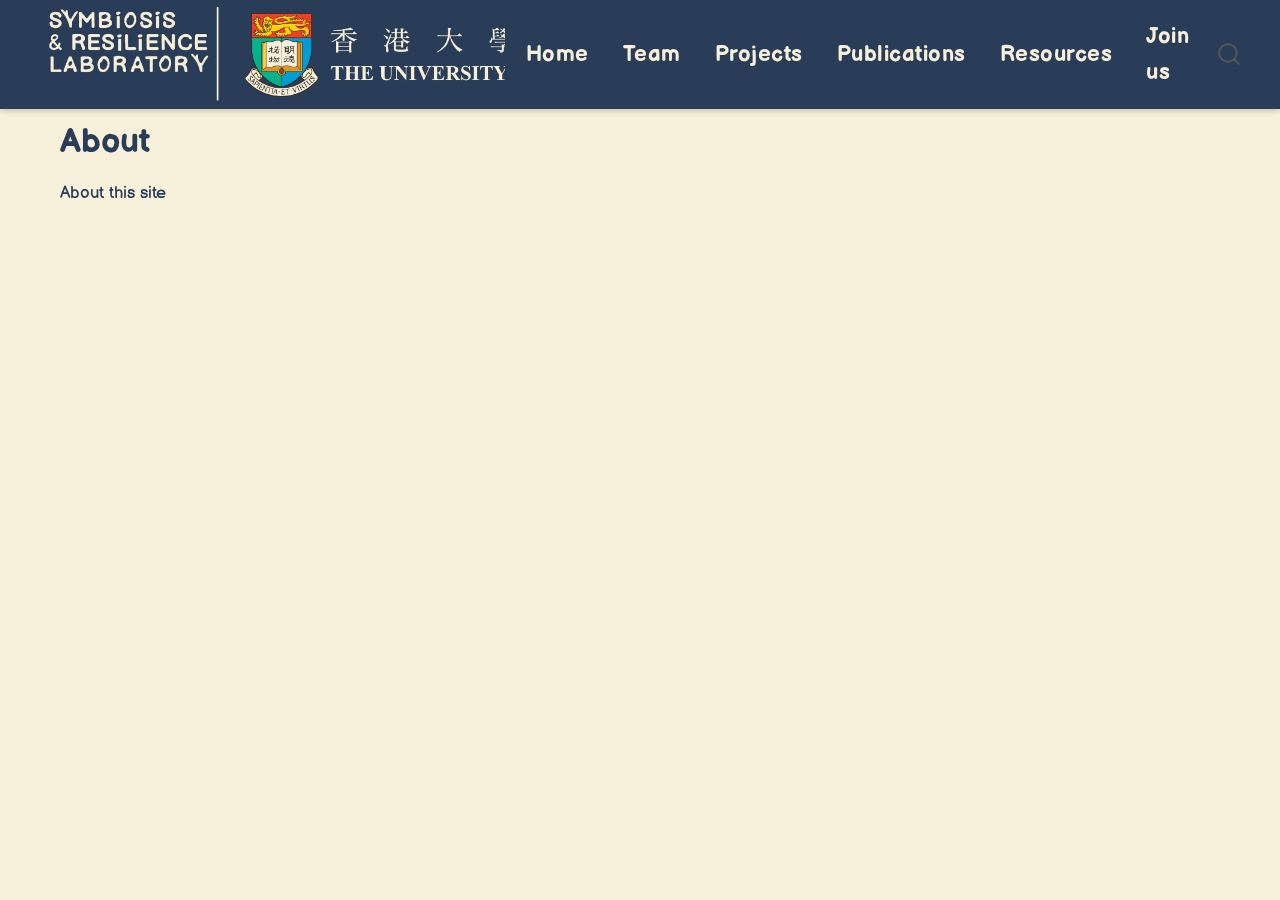
<file: about.html>
<!DOCTYPE html>
<html xmlns="http://www.w3.org/1999/xhtml" lang="en" xml:lang="en"><head>

<meta charset="utf-8">
<meta name="generator" content="quarto-1.5.57">

<meta name="viewport" content="width=device-width, initial-scale=1.0, user-scalable=yes">


<title>About – Symbiosis &amp; Resilience Laboratory</title>
<style>
code{white-space: pre-wrap;}
span.smallcaps{font-variant: small-caps;}
div.columns{display: flex; gap: min(4vw, 1.5em);}
div.column{flex: auto; overflow-x: auto;}
div.hanging-indent{margin-left: 1.5em; text-indent: -1.5em;}
ul.task-list{list-style: none;}
ul.task-list li input[type="checkbox"] {
  width: 0.8em;
  margin: 0 0.8em 0.2em -1em; /* quarto-specific, see https://github.com/quarto-dev/quarto-cli/issues/4556 */ 
  vertical-align: middle;
}
</style>


<script src="site_libs/quarto-nav/quarto-nav.js"></script>
<script src="site_libs/quarto-nav/headroom.min.js"></script>
<script src="site_libs/clipboard/clipboard.min.js"></script>
<script src="site_libs/quarto-search/autocomplete.umd.js"></script>
<script src="site_libs/quarto-search/fuse.min.js"></script>
<script src="site_libs/quarto-search/quarto-search.js"></script>
<meta name="quarto:offset" content="./">
<script src="site_libs/quarto-html/quarto.js"></script>
<script src="site_libs/quarto-html/popper.min.js"></script>
<script src="site_libs/quarto-html/tippy.umd.min.js"></script>
<script src="site_libs/quarto-html/anchor.min.js"></script>
<link href="site_libs/quarto-html/tippy.css" rel="stylesheet">
<link href="site_libs/quarto-html/quarto-syntax-highlighting.css" rel="stylesheet" id="quarto-text-highlighting-styles">
<script src="site_libs/bootstrap/bootstrap.min.js"></script>
<link href="site_libs/bootstrap/bootstrap-icons.css" rel="stylesheet">
<link href="site_libs/bootstrap/bootstrap.min.css" rel="stylesheet" id="quarto-bootstrap" data-mode="light">
<script id="quarto-search-options" type="application/json">{
  "location": "navbar",
  "copy-button": false,
  "collapse-after": 3,
  "panel-placement": "end",
  "type": "overlay",
  "limit": 50,
  "keyboard-shortcut": [
    "f",
    "/",
    "s"
  ],
  "show-item-context": false,
  "language": {
    "search-no-results-text": "No results",
    "search-matching-documents-text": "matching documents",
    "search-copy-link-title": "Copy link to search",
    "search-hide-matches-text": "Hide additional matches",
    "search-more-match-text": "more match in this document",
    "search-more-matches-text": "more matches in this document",
    "search-clear-button-title": "Clear",
    "search-text-placeholder": "",
    "search-detached-cancel-button-title": "Cancel",
    "search-submit-button-title": "Submit",
    "search-label": "Search"
  }
}</script>


<link rel="stylesheet" href="styles.css">
</head>

<body class="floating nav-fixed">

<div id="quarto-search-results"></div>
  <header id="quarto-header" class="headroom fixed-top">
    <nav class="navbar navbar-expand-lg " data-bs-theme="dark">
      <div class="navbar-container container-fluid">
      <div class="navbar-brand-container mx-auto">
    <a href="./index.html" class="navbar-brand navbar-brand-logo">
    <img src="./Images/University_of_Hong_Kong-Logo.wine_mod4.png" alt="" class="navbar-logo">
    </a>
  </div>
            <div id="quarto-search" class="" title="Search"></div>
          <button class="navbar-toggler" type="button" data-bs-toggle="collapse" data-bs-target="#navbarCollapse" aria-controls="navbarCollapse" role="menu" aria-expanded="false" aria-label="Toggle navigation" onclick="if (window.quartoToggleHeadroom) { window.quartoToggleHeadroom(); }">
  <span class="navbar-toggler-icon"></span>
</button>
          <div class="collapse navbar-collapse" id="navbarCollapse">
            <ul class="navbar-nav navbar-nav-scroll me-auto">
  <li class="nav-item">
    <a class="nav-link" href="./index.html"> 
<span class="menu-text">Home</span></a>
  </li>  
  <li class="nav-item">
    <a class="nav-link" href="./Team.html"> 
<span class="menu-text">Team</span></a>
  </li>  
  <li class="nav-item">
    <a class="nav-link" href="./Projects.html"> 
<span class="menu-text">Projects</span></a>
  </li>  
  <li class="nav-item">
    <a class="nav-link" href="./Publications.html"> 
<span class="menu-text">Publications</span></a>
  </li>  
  <li class="nav-item">
    <a class="nav-link" href="./Resources.html"> 
<span class="menu-text">Resources</span></a>
  </li>  
  <li class="nav-item">
    <a class="nav-link" href="./join-us.html"> 
<span class="menu-text">Join us</span></a>
  </li>  
</ul>
          </div> <!-- /navcollapse -->
            <div class="quarto-navbar-tools">
</div>
      </div> <!-- /container-fluid -->
    </nav>
</header>
<!-- content -->
<div id="quarto-content" class="quarto-container page-columns page-rows-contents page-layout-full page-navbar">
<!-- sidebar -->
  
<div id="quarto-sidebar-glass" class="quarto-sidebar-collapse-item" data-bs-toggle="collapse" data-bs-target=".quarto-sidebar-collapse-item"></div>
<!-- margin-sidebar -->
    <div id="quarto-margin-sidebar" class="sidebar margin-sidebar zindex-bottom">
    </div>
<!-- main -->
<main class="content column-page" id="quarto-document-content">

<header id="title-block-header" class="quarto-title-block default">
<div class="quarto-title">
<h1 class="title">About</h1>
</div>



<div class="quarto-title-meta column-page">

    
  
    
  </div>
  


</header>


<p>About this site</p>



</main> <!-- /main -->
<script id="quarto-html-after-body" type="application/javascript">
window.document.addEventListener("DOMContentLoaded", function (event) {
  const toggleBodyColorMode = (bsSheetEl) => {
    const mode = bsSheetEl.getAttribute("data-mode");
    const bodyEl = window.document.querySelector("body");
    if (mode === "dark") {
      bodyEl.classList.add("quarto-dark");
      bodyEl.classList.remove("quarto-light");
    } else {
      bodyEl.classList.add("quarto-light");
      bodyEl.classList.remove("quarto-dark");
    }
  }
  const toggleBodyColorPrimary = () => {
    const bsSheetEl = window.document.querySelector("link#quarto-bootstrap");
    if (bsSheetEl) {
      toggleBodyColorMode(bsSheetEl);
    }
  }
  toggleBodyColorPrimary();  
  const icon = "";
  const anchorJS = new window.AnchorJS();
  anchorJS.options = {
    placement: 'right',
    icon: icon
  };
  anchorJS.add('.anchored');
  const isCodeAnnotation = (el) => {
    for (const clz of el.classList) {
      if (clz.startsWith('code-annotation-')) {                     
        return true;
      }
    }
    return false;
  }
  const onCopySuccess = function(e) {
    // button target
    const button = e.trigger;
    // don't keep focus
    button.blur();
    // flash "checked"
    button.classList.add('code-copy-button-checked');
    var currentTitle = button.getAttribute("title");
    button.setAttribute("title", "Copied!");
    let tooltip;
    if (window.bootstrap) {
      button.setAttribute("data-bs-toggle", "tooltip");
      button.setAttribute("data-bs-placement", "left");
      button.setAttribute("data-bs-title", "Copied!");
      tooltip = new bootstrap.Tooltip(button, 
        { trigger: "manual", 
          customClass: "code-copy-button-tooltip",
          offset: [0, -8]});
      tooltip.show();    
    }
    setTimeout(function() {
      if (tooltip) {
        tooltip.hide();
        button.removeAttribute("data-bs-title");
        button.removeAttribute("data-bs-toggle");
        button.removeAttribute("data-bs-placement");
      }
      button.setAttribute("title", currentTitle);
      button.classList.remove('code-copy-button-checked');
    }, 1000);
    // clear code selection
    e.clearSelection();
  }
  const getTextToCopy = function(trigger) {
      const codeEl = trigger.previousElementSibling.cloneNode(true);
      for (const childEl of codeEl.children) {
        if (isCodeAnnotation(childEl)) {
          childEl.remove();
        }
      }
      return codeEl.innerText;
  }
  const clipboard = new window.ClipboardJS('.code-copy-button:not([data-in-quarto-modal])', {
    text: getTextToCopy
  });
  clipboard.on('success', onCopySuccess);
  if (window.document.getElementById('quarto-embedded-source-code-modal')) {
    // For code content inside modals, clipBoardJS needs to be initialized with a container option
    // TODO: Check when it could be a function (https://github.com/zenorocha/clipboard.js/issues/860)
    const clipboardModal = new window.ClipboardJS('.code-copy-button[data-in-quarto-modal]', {
      text: getTextToCopy,
      container: window.document.getElementById('quarto-embedded-source-code-modal')
    });
    clipboardModal.on('success', onCopySuccess);
  }
    var localhostRegex = new RegExp(/^(?:http|https):\/\/localhost\:?[0-9]*\//);
    var mailtoRegex = new RegExp(/^mailto:/);
      var filterRegex = new RegExp('/' + window.location.host + '/');
    var isInternal = (href) => {
        return filterRegex.test(href) || localhostRegex.test(href) || mailtoRegex.test(href);
    }
    // Inspect non-navigation links and adorn them if external
 	var links = window.document.querySelectorAll('a[href]:not(.nav-link):not(.navbar-brand):not(.toc-action):not(.sidebar-link):not(.sidebar-item-toggle):not(.pagination-link):not(.no-external):not([aria-hidden]):not(.dropdown-item):not(.quarto-navigation-tool):not(.about-link)');
    for (var i=0; i<links.length; i++) {
      const link = links[i];
      if (!isInternal(link.href)) {
        // undo the damage that might have been done by quarto-nav.js in the case of
        // links that we want to consider external
        if (link.dataset.originalHref !== undefined) {
          link.href = link.dataset.originalHref;
        }
      }
    }
  function tippyHover(el, contentFn, onTriggerFn, onUntriggerFn) {
    const config = {
      allowHTML: true,
      maxWidth: 500,
      delay: 100,
      arrow: false,
      appendTo: function(el) {
          return el.parentElement;
      },
      interactive: true,
      interactiveBorder: 10,
      theme: 'quarto',
      placement: 'bottom-start',
    };
    if (contentFn) {
      config.content = contentFn;
    }
    if (onTriggerFn) {
      config.onTrigger = onTriggerFn;
    }
    if (onUntriggerFn) {
      config.onUntrigger = onUntriggerFn;
    }
    window.tippy(el, config); 
  }
  const noterefs = window.document.querySelectorAll('a[role="doc-noteref"]');
  for (var i=0; i<noterefs.length; i++) {
    const ref = noterefs[i];
    tippyHover(ref, function() {
      // use id or data attribute instead here
      let href = ref.getAttribute('data-footnote-href') || ref.getAttribute('href');
      try { href = new URL(href).hash; } catch {}
      const id = href.replace(/^#\/?/, "");
      const note = window.document.getElementById(id);
      if (note) {
        return note.innerHTML;
      } else {
        return "";
      }
    });
  }
  const xrefs = window.document.querySelectorAll('a.quarto-xref');
  const processXRef = (id, note) => {
    // Strip column container classes
    const stripColumnClz = (el) => {
      el.classList.remove("page-full", "page-columns");
      if (el.children) {
        for (const child of el.children) {
          stripColumnClz(child);
        }
      }
    }
    stripColumnClz(note)
    if (id === null || id.startsWith('sec-')) {
      // Special case sections, only their first couple elements
      const container = document.createElement("div");
      if (note.children && note.children.length > 2) {
        container.appendChild(note.children[0].cloneNode(true));
        for (let i = 1; i < note.children.length; i++) {
          const child = note.children[i];
          if (child.tagName === "P" && child.innerText === "") {
            continue;
          } else {
            container.appendChild(child.cloneNode(true));
            break;
          }
        }
        if (window.Quarto?.typesetMath) {
          window.Quarto.typesetMath(container);
        }
        return container.innerHTML
      } else {
        if (window.Quarto?.typesetMath) {
          window.Quarto.typesetMath(note);
        }
        return note.innerHTML;
      }
    } else {
      // Remove any anchor links if they are present
      const anchorLink = note.querySelector('a.anchorjs-link');
      if (anchorLink) {
        anchorLink.remove();
      }
      if (window.Quarto?.typesetMath) {
        window.Quarto.typesetMath(note);
      }
      // TODO in 1.5, we should make sure this works without a callout special case
      if (note.classList.contains("callout")) {
        return note.outerHTML;
      } else {
        return note.innerHTML;
      }
    }
  }
  for (var i=0; i<xrefs.length; i++) {
    const xref = xrefs[i];
    tippyHover(xref, undefined, function(instance) {
      instance.disable();
      let url = xref.getAttribute('href');
      let hash = undefined; 
      if (url.startsWith('#')) {
        hash = url;
      } else {
        try { hash = new URL(url).hash; } catch {}
      }
      if (hash) {
        const id = hash.replace(/^#\/?/, "");
        const note = window.document.getElementById(id);
        if (note !== null) {
          try {
            const html = processXRef(id, note.cloneNode(true));
            instance.setContent(html);
          } finally {
            instance.enable();
            instance.show();
          }
        } else {
          // See if we can fetch this
          fetch(url.split('#')[0])
          .then(res => res.text())
          .then(html => {
            const parser = new DOMParser();
            const htmlDoc = parser.parseFromString(html, "text/html");
            const note = htmlDoc.getElementById(id);
            if (note !== null) {
              const html = processXRef(id, note);
              instance.setContent(html);
            } 
          }).finally(() => {
            instance.enable();
            instance.show();
          });
        }
      } else {
        // See if we can fetch a full url (with no hash to target)
        // This is a special case and we should probably do some content thinning / targeting
        fetch(url)
        .then(res => res.text())
        .then(html => {
          const parser = new DOMParser();
          const htmlDoc = parser.parseFromString(html, "text/html");
          const note = htmlDoc.querySelector('main.content');
          if (note !== null) {
            // This should only happen for chapter cross references
            // (since there is no id in the URL)
            // remove the first header
            if (note.children.length > 0 && note.children[0].tagName === "HEADER") {
              note.children[0].remove();
            }
            const html = processXRef(null, note);
            instance.setContent(html);
          } 
        }).finally(() => {
          instance.enable();
          instance.show();
        });
      }
    }, function(instance) {
    });
  }
      let selectedAnnoteEl;
      const selectorForAnnotation = ( cell, annotation) => {
        let cellAttr = 'data-code-cell="' + cell + '"';
        let lineAttr = 'data-code-annotation="' +  annotation + '"';
        const selector = 'span[' + cellAttr + '][' + lineAttr + ']';
        return selector;
      }
      const selectCodeLines = (annoteEl) => {
        const doc = window.document;
        const targetCell = annoteEl.getAttribute("data-target-cell");
        const targetAnnotation = annoteEl.getAttribute("data-target-annotation");
        const annoteSpan = window.document.querySelector(selectorForAnnotation(targetCell, targetAnnotation));
        const lines = annoteSpan.getAttribute("data-code-lines").split(",");
        const lineIds = lines.map((line) => {
          return targetCell + "-" + line;
        })
        let top = null;
        let height = null;
        let parent = null;
        if (lineIds.length > 0) {
            //compute the position of the single el (top and bottom and make a div)
            const el = window.document.getElementById(lineIds[0]);
            top = el.offsetTop;
            height = el.offsetHeight;
            parent = el.parentElement.parentElement;
          if (lineIds.length > 1) {
            const lastEl = window.document.getElementById(lineIds[lineIds.length - 1]);
            const bottom = lastEl.offsetTop + lastEl.offsetHeight;
            height = bottom - top;
          }
          if (top !== null && height !== null && parent !== null) {
            // cook up a div (if necessary) and position it 
            let div = window.document.getElementById("code-annotation-line-highlight");
            if (div === null) {
              div = window.document.createElement("div");
              div.setAttribute("id", "code-annotation-line-highlight");
              div.style.position = 'absolute';
              parent.appendChild(div);
            }
            div.style.top = top - 2 + "px";
            div.style.height = height + 4 + "px";
            div.style.left = 0;
            let gutterDiv = window.document.getElementById("code-annotation-line-highlight-gutter");
            if (gutterDiv === null) {
              gutterDiv = window.document.createElement("div");
              gutterDiv.setAttribute("id", "code-annotation-line-highlight-gutter");
              gutterDiv.style.position = 'absolute';
              const codeCell = window.document.getElementById(targetCell);
              const gutter = codeCell.querySelector('.code-annotation-gutter');
              gutter.appendChild(gutterDiv);
            }
            gutterDiv.style.top = top - 2 + "px";
            gutterDiv.style.height = height + 4 + "px";
          }
          selectedAnnoteEl = annoteEl;
        }
      };
      const unselectCodeLines = () => {
        const elementsIds = ["code-annotation-line-highlight", "code-annotation-line-highlight-gutter"];
        elementsIds.forEach((elId) => {
          const div = window.document.getElementById(elId);
          if (div) {
            div.remove();
          }
        });
        selectedAnnoteEl = undefined;
      };
        // Handle positioning of the toggle
    window.addEventListener(
      "resize",
      throttle(() => {
        elRect = undefined;
        if (selectedAnnoteEl) {
          selectCodeLines(selectedAnnoteEl);
        }
      }, 10)
    );
    function throttle(fn, ms) {
    let throttle = false;
    let timer;
      return (...args) => {
        if(!throttle) { // first call gets through
            fn.apply(this, args);
            throttle = true;
        } else { // all the others get throttled
            if(timer) clearTimeout(timer); // cancel #2
            timer = setTimeout(() => {
              fn.apply(this, args);
              timer = throttle = false;
            }, ms);
        }
      };
    }
      // Attach click handler to the DT
      const annoteDls = window.document.querySelectorAll('dt[data-target-cell]');
      for (const annoteDlNode of annoteDls) {
        annoteDlNode.addEventListener('click', (event) => {
          const clickedEl = event.target;
          if (clickedEl !== selectedAnnoteEl) {
            unselectCodeLines();
            const activeEl = window.document.querySelector('dt[data-target-cell].code-annotation-active');
            if (activeEl) {
              activeEl.classList.remove('code-annotation-active');
            }
            selectCodeLines(clickedEl);
            clickedEl.classList.add('code-annotation-active');
          } else {
            // Unselect the line
            unselectCodeLines();
            clickedEl.classList.remove('code-annotation-active');
          }
        });
      }
  const findCites = (el) => {
    const parentEl = el.parentElement;
    if (parentEl) {
      const cites = parentEl.dataset.cites;
      if (cites) {
        return {
          el,
          cites: cites.split(' ')
        };
      } else {
        return findCites(el.parentElement)
      }
    } else {
      return undefined;
    }
  };
  var bibliorefs = window.document.querySelectorAll('a[role="doc-biblioref"]');
  for (var i=0; i<bibliorefs.length; i++) {
    const ref = bibliorefs[i];
    const citeInfo = findCites(ref);
    if (citeInfo) {
      tippyHover(citeInfo.el, function() {
        var popup = window.document.createElement('div');
        citeInfo.cites.forEach(function(cite) {
          var citeDiv = window.document.createElement('div');
          citeDiv.classList.add('hanging-indent');
          citeDiv.classList.add('csl-entry');
          var biblioDiv = window.document.getElementById('ref-' + cite);
          if (biblioDiv) {
            citeDiv.innerHTML = biblioDiv.innerHTML;
          }
          popup.appendChild(citeDiv);
        });
        return popup.innerHTML;
      });
    }
  }
});
</script>
</div> <!-- /content -->




</body></html>
</file>
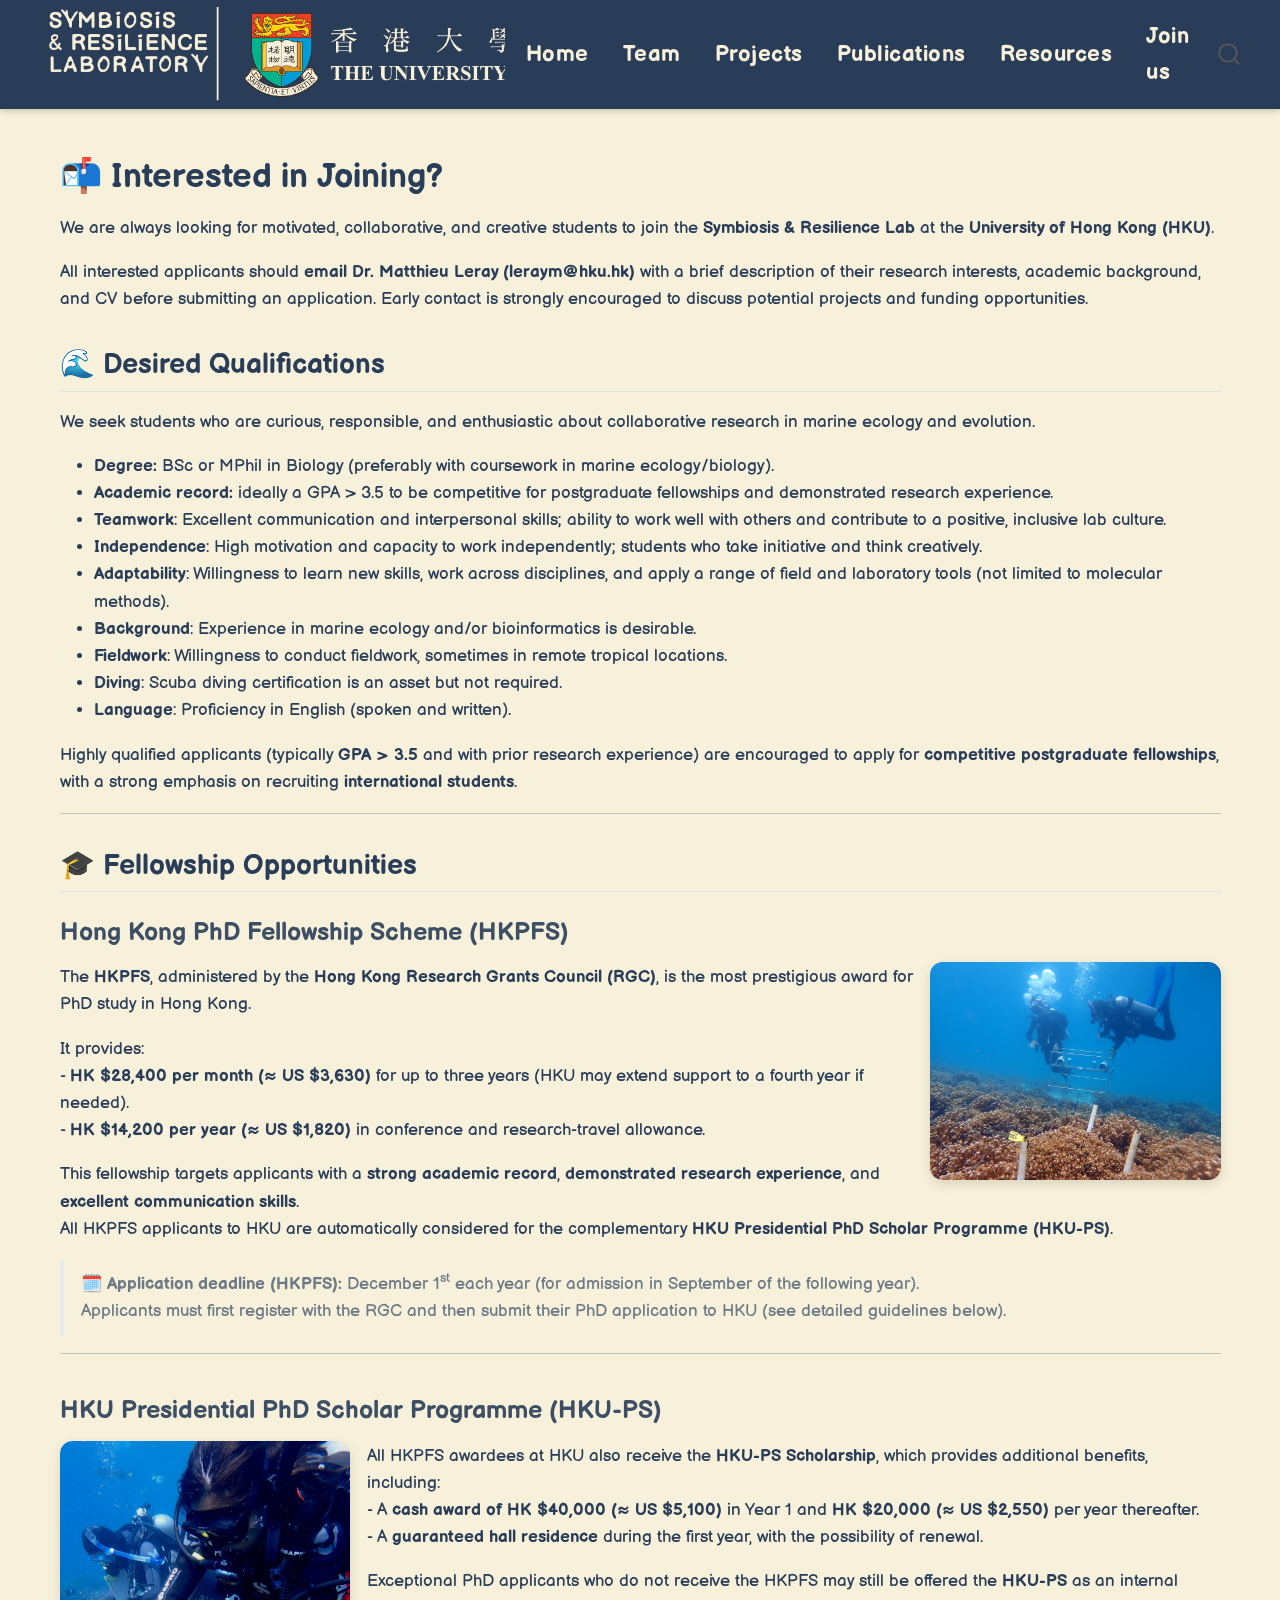
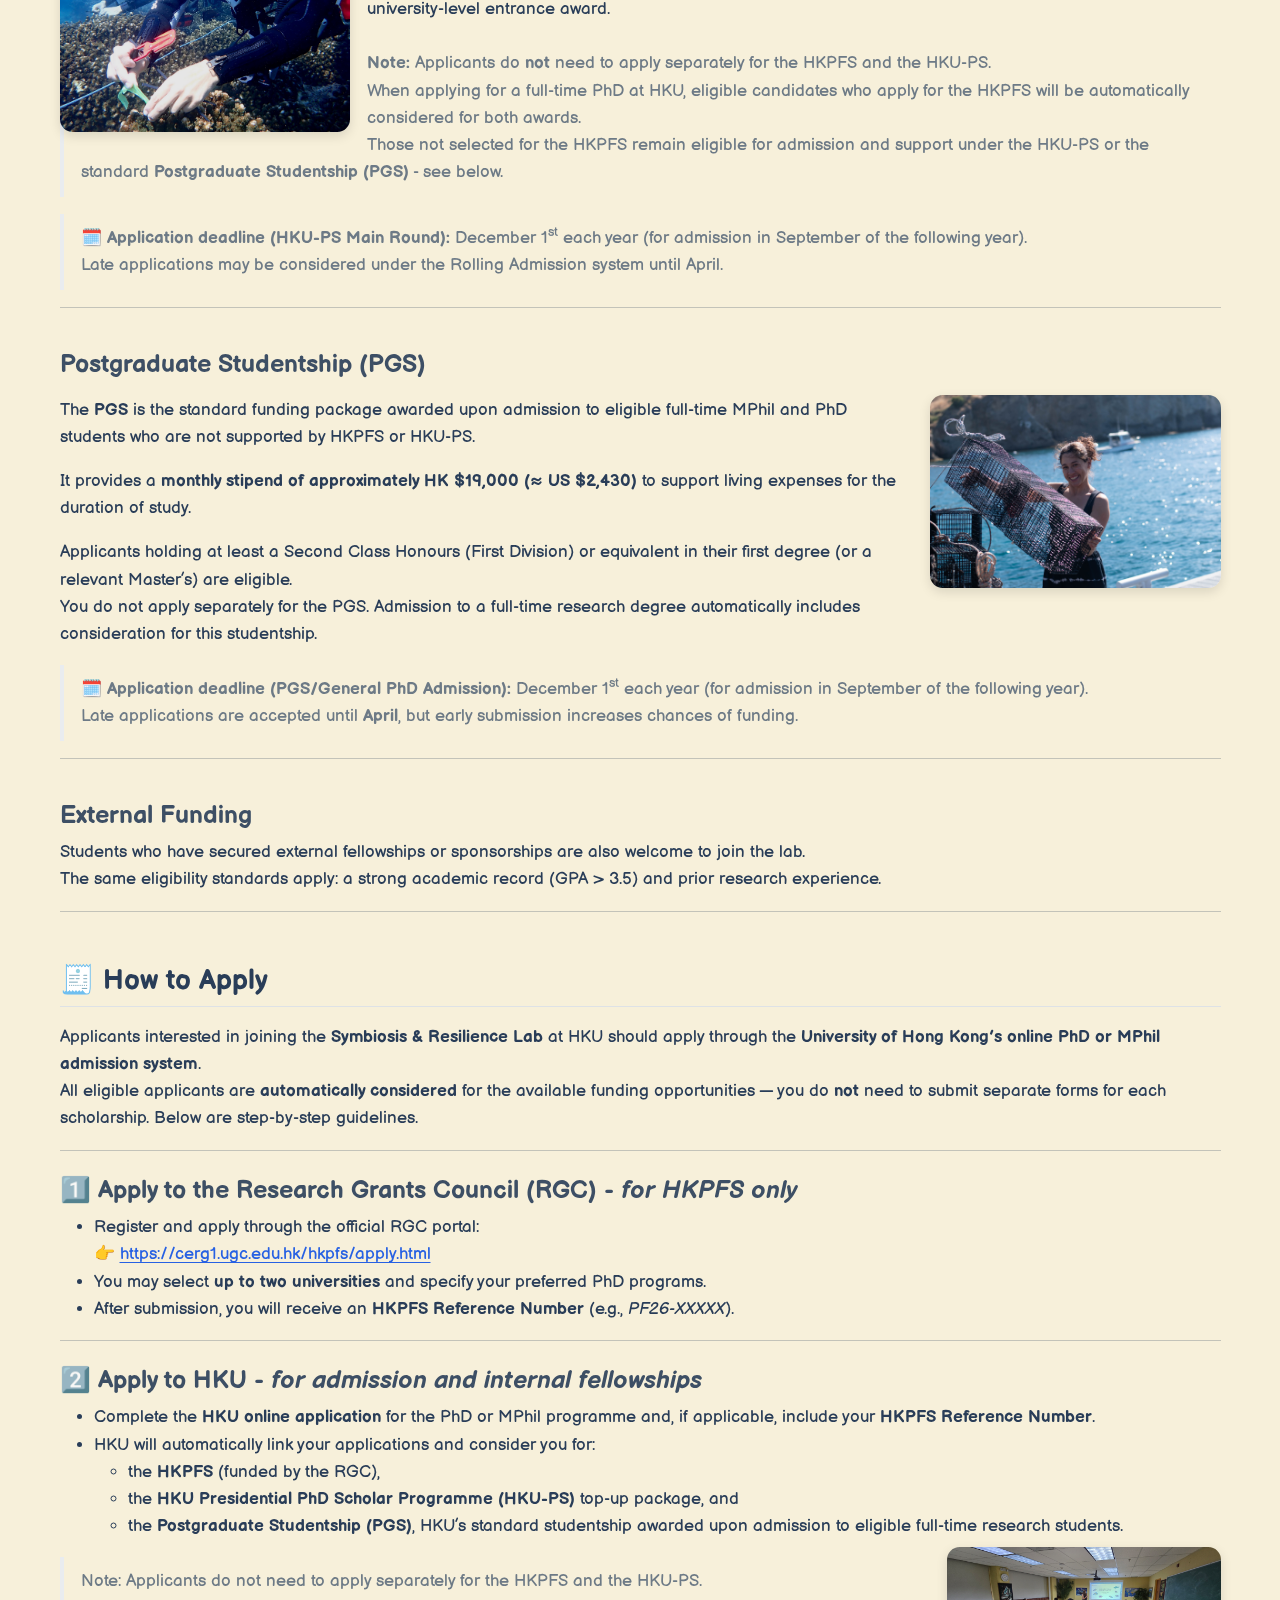
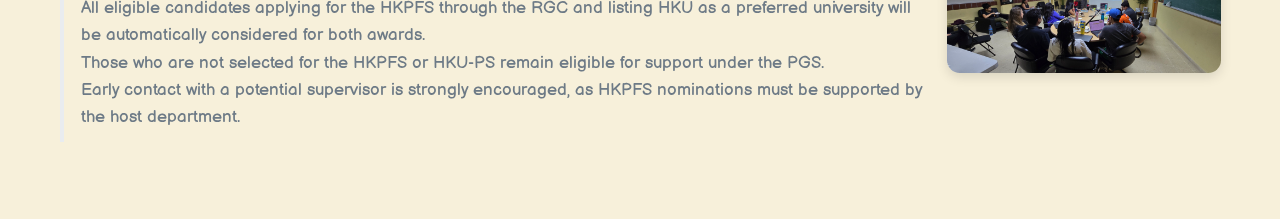
<file: Join us.html>
<!DOCTYPE html>
<html xmlns="http://www.w3.org/1999/xhtml" lang="en" xml:lang="en"><head>

<meta charset="utf-8">
<meta name="generator" content="quarto-1.5.57">

<meta name="viewport" content="width=device-width, initial-scale=1.0, user-scalable=yes">


<title>join-us – Symbiosis &amp; Resilience Laboratory</title>
<style>
code{white-space: pre-wrap;}
span.smallcaps{font-variant: small-caps;}
div.columns{display: flex; gap: min(4vw, 1.5em);}
div.column{flex: auto; overflow-x: auto;}
div.hanging-indent{margin-left: 1.5em; text-indent: -1.5em;}
ul.task-list{list-style: none;}
ul.task-list li input[type="checkbox"] {
  width: 0.8em;
  margin: 0 0.8em 0.2em -1em; /* quarto-specific, see https://github.com/quarto-dev/quarto-cli/issues/4556 */ 
  vertical-align: middle;
}
</style>


<script src="site_libs/quarto-nav/quarto-nav.js"></script>
<script src="site_libs/quarto-nav/headroom.min.js"></script>
<script src="site_libs/clipboard/clipboard.min.js"></script>
<script src="site_libs/quarto-search/autocomplete.umd.js"></script>
<script src="site_libs/quarto-search/fuse.min.js"></script>
<script src="site_libs/quarto-search/quarto-search.js"></script>
<meta name="quarto:offset" content="./">
<script src="site_libs/quarto-html/quarto.js"></script>
<script src="site_libs/quarto-html/popper.min.js"></script>
<script src="site_libs/quarto-html/tippy.umd.min.js"></script>
<script src="site_libs/quarto-html/anchor.min.js"></script>
<link href="site_libs/quarto-html/tippy.css" rel="stylesheet">
<link href="site_libs/quarto-html/quarto-syntax-highlighting.css" rel="stylesheet" id="quarto-text-highlighting-styles">
<script src="site_libs/bootstrap/bootstrap.min.js"></script>
<link href="site_libs/bootstrap/bootstrap-icons.css" rel="stylesheet">
<link href="site_libs/bootstrap/bootstrap.min.css" rel="stylesheet" id="quarto-bootstrap" data-mode="light">
<script id="quarto-search-options" type="application/json">{
  "location": "navbar",
  "copy-button": false,
  "collapse-after": 3,
  "panel-placement": "end",
  "type": "overlay",
  "limit": 50,
  "keyboard-shortcut": [
    "f",
    "/",
    "s"
  ],
  "show-item-context": false,
  "language": {
    "search-no-results-text": "No results",
    "search-matching-documents-text": "matching documents",
    "search-copy-link-title": "Copy link to search",
    "search-hide-matches-text": "Hide additional matches",
    "search-more-match-text": "more match in this document",
    "search-more-matches-text": "more matches in this document",
    "search-clear-button-title": "Clear",
    "search-text-placeholder": "",
    "search-detached-cancel-button-title": "Cancel",
    "search-submit-button-title": "Submit",
    "search-label": "Search"
  }
}</script>


<link rel="stylesheet" href="styles.css">
</head>

<body class="floating nav-fixed">

<div id="quarto-search-results"></div>
  <header id="quarto-header" class="headroom fixed-top">
    <nav class="navbar navbar-expand-lg " data-bs-theme="dark">
      <div class="navbar-container container-fluid">
      <div class="navbar-brand-container mx-auto">
    <a href="./index.html" class="navbar-brand navbar-brand-logo">
    <img src="./Images/University_of_Hong_Kong-Logo.wine_mod4.png" alt="" class="navbar-logo">
    </a>
  </div>
            <div id="quarto-search" class="" title="Search"></div>
          <button class="navbar-toggler" type="button" data-bs-toggle="collapse" data-bs-target="#navbarCollapse" aria-controls="navbarCollapse" role="menu" aria-expanded="false" aria-label="Toggle navigation" onclick="if (window.quartoToggleHeadroom) { window.quartoToggleHeadroom(); }">
  <span class="navbar-toggler-icon"></span>
</button>
          <div class="collapse navbar-collapse" id="navbarCollapse">
            <ul class="navbar-nav navbar-nav-scroll me-auto">
  <li class="nav-item">
    <a class="nav-link" href="./index.html"> 
<span class="menu-text">Home</span></a>
  </li>  
  <li class="nav-item">
    <a class="nav-link" href="./Team.html"> 
<span class="menu-text">Team</span></a>
  </li>  
  <li class="nav-item">
    <a class="nav-link" href="./Projects.html"> 
<span class="menu-text">Projects</span></a>
  </li>  
  <li class="nav-item">
    <a class="nav-link" href="./Publications.html"> 
<span class="menu-text">Publications</span></a>
  </li>  
  <li class="nav-item">
    <a class="nav-link" href="./Resources.html"> 
<span class="menu-text">Resources</span></a>
  </li>  
  <li class="nav-item">
    <a class="nav-link" href="./Join.qmd"> 
<span class="menu-text">Join us</span></a>
  </li>  
</ul>
          </div> <!-- /navcollapse -->
            <div class="quarto-navbar-tools">
</div>
      </div> <!-- /container-fluid -->
    </nav>
</header>
<!-- content -->
<div id="quarto-content" class="quarto-container page-columns page-rows-contents page-layout-full page-navbar">
<!-- sidebar -->
  
<div id="quarto-sidebar-glass" class="quarto-sidebar-collapse-item" data-bs-toggle="collapse" data-bs-target=".quarto-sidebar-collapse-item"></div>
<!-- margin-sidebar -->
    <div id="quarto-margin-sidebar" class="sidebar margin-sidebar zindex-bottom">
    </div>
<!-- main -->
<main class="content column-page" id="quarto-document-content">




<section id="interested-in-joining" class="level1">
<h1>📬 Interested in Joining?</h1>
<p>We are always looking for motivated, collaborative, and creative students to join the <strong>Symbiosis &amp; Resilience Lab</strong> at the <strong>University of Hong Kong (HKU)</strong>.</p>
<p>All interested applicants should <strong>email Dr.&nbsp;Matthieu Leray (leraym@hku.hk)</strong> with a brief description of their research interests, academic background, and CV before submitting an application. Early contact is strongly encouraged to discuss potential projects and funding opportunities.</p>
<section id="desired-qualifications" class="level2">
<h2 class="anchored" data-anchor-id="desired-qualifications">🌊 Desired Qualifications</h2>
<p>We seek students who are curious, responsible, and enthusiastic about collaborative research in marine ecology and evolution.</p>
<ul>
<li><strong>Degree:</strong> BSc or MPhil in Biology (preferably with coursework in marine ecology/biology).</li>
<li><strong>Academic record:</strong> ideally a GPA &gt; 3.5 to be competitive for postgraduate fellowships and demonstrated research experience.</li>
<li><strong>Teamwork</strong>: Excellent communication and interpersonal skills; ability to work well with others and contribute to a positive, inclusive lab culture.</li>
<li><strong>Independence</strong>: High motivation and capacity to work independently; students who take initiative and think creatively.</li>
<li><strong>Adaptability</strong>: Willingness to learn new skills, work across disciplines, and apply a range of field and laboratory tools (not limited to molecular methods).</li>
<li><strong>Background</strong>: Experience in marine ecology and/or bioinformatics is desirable.</li>
<li><strong>Fieldwork</strong>: Willingness to conduct fieldwork, sometimes in remote tropical locations.</li>
<li><strong>Diving</strong>: Scuba diving certification is an asset but not required.</li>
<li><strong>Language</strong>: Proficiency in English (spoken and written).</li>
</ul>
<p>Highly qualified applicants (typically <strong>GPA &gt; 3.5</strong> and with prior research experience) are encouraged to apply for <strong>competitive postgraduate fellowships</strong>, with a strong emphasis on recruiting <strong>international students</strong>.</p>
<hr>
</section>
<section id="fellowship-opportunities" class="level2">
<h2 class="anchored" data-anchor-id="fellowship-opportunities">🎓 Fellowship Opportunities</h2>
<section id="hong-kong-phd-fellowship-scheme-hkpfs" class="level3">
<h3 class="anchored" data-anchor-id="hong-kong-phd-fellowship-scheme-hkpfs">Hong Kong PhD Fellowship Scheme (HKPFS)</h3>
<p><img src="Images/P4160604.JPG" class="join-inline-right img-fluid" alt="Coral reef fieldwork"></p>
<p>The <strong>HKPFS</strong>, administered by the <strong>Hong Kong Research Grants Council (RGC)</strong>, is the most prestigious award for PhD study in Hong Kong.</p>
<p>It provides:<br>
- <strong>HK $28,400 per month (≈ US $3,630)</strong> for up to three years (HKU may extend support to a fourth year if needed).<br>
- <strong>HK $14,200 per year (≈ US $1,820)</strong> in conference and research-travel allowance.</p>
<p>This fellowship targets applicants with a <strong>strong academic record</strong>, <strong>demonstrated research experience</strong>, and <strong>excellent communication skills</strong>.<br>
All HKPFS applicants to HKU are automatically considered for the complementary <strong>HKU Presidential PhD Scholar Programme (HKU-PS)</strong>.</p>
<blockquote class="blockquote">
<p>🗓️ <strong>Application deadline (HKPFS):</strong> December 1<sup>st</sup> each year (for admission in September of the following year).<br>
Applicants must first register with the RGC and then submit their PhD application to HKU (see detailed guidelines below).</p>
</blockquote>
<hr>
</section>
<section id="hku-presidential-phd-scholar-programme-hku-ps" class="level3">
<h3 class="anchored" data-anchor-id="hku-presidential-phd-scholar-programme-hku-ps">HKU Presidential PhD Scholar Programme (HKU-PS)</h3>
<p><img src="Images/P1012082.JPG" class="join-inline-left img-fluid" alt="Fieldwork with HKU students"></p>
<p>All HKPFS awardees at HKU also receive the <strong>HKU-PS Scholarship</strong>, which provides additional benefits, including:<br>
- A <strong>cash award of HK $40,000 (≈ US $5,100)</strong> in Year 1 and <strong>HK $20,000 (≈ US $2,550)</strong> per year thereafter.<br>
- A <strong>guaranteed hall residence</strong> during the first year, with the possibility of renewal.</p>
<p>Exceptional PhD applicants who do not receive the HKPFS may still be offered the <strong>HKU-PS</strong> as an internal university-level entrance award.</p>
<blockquote class="blockquote">
<p><strong>Note:</strong> Applicants do <strong>not</strong> need to apply separately for the HKPFS and the HKU-PS.<br>
When applying for a full-time PhD at HKU, eligible candidates who apply for the HKPFS will be automatically considered for both awards.<br>
Those not selected for the HKPFS remain eligible for admission and support under the HKU-PS or the standard <strong>Postgraduate Studentship (PGS)</strong> - see below.</p>
</blockquote>
<blockquote class="blockquote">
<p>🗓️ <strong>Application deadline (HKU-PS Main Round):</strong> December 1<sup>st</sup> each year (for admission in September of the following year).<br>
Late applications may be considered under the Rolling Admission system until April.</p>
</blockquote>
<hr>
</section>
<section id="postgraduate-studentship-pgs" class="level3">
<h3 class="anchored" data-anchor-id="postgraduate-studentship-pgs">Postgraduate Studentship (PGS)</h3>
<p><img src="Images/Natasha-Hinojosa.jpeg" class="join-inline-right img-fluid" alt="Lab member conducting research"></p>
<p>The <strong>PGS</strong> is the standard funding package awarded upon admission to eligible full-time MPhil and PhD students who are not supported by HKPFS or HKU-PS.</p>
<p>It provides a <strong>monthly stipend of approximately HK $19,000 (≈ US $2,430)</strong> to support living expenses for the duration of study.</p>
<p>Applicants holding at least a Second Class Honours (First Division) or equivalent in their first degree (or a relevant Master’s) are eligible.<br>
You do not apply separately for the PGS. Admission to a full-time research degree automatically includes consideration for this studentship.</p>
<blockquote class="blockquote">
<p>🗓️ <strong>Application deadline (PGS/General PhD Admission):</strong> December 1<sup>st</sup> each year (for admission in September of the following year).<br>
Late applications are accepted until <strong>April</strong>, but early submission increases chances of funding.</p>
</blockquote>
<hr>
</section>
<section id="external-funding" class="level3">
<h3 class="anchored" data-anchor-id="external-funding">External Funding</h3>
<p>Students who have secured external fellowships or sponsorships are also welcome to join the lab.<br>
The same eligibility standards apply: a strong academic record (GPA &gt; 3.5) and prior research experience.</p>
<hr>
</section>
</section>
<section id="how-to-apply" class="level2">
<h2 class="anchored" data-anchor-id="how-to-apply">🧾 How to Apply</h2>
<p>Applicants interested in joining the <strong>Symbiosis &amp; Resilience Lab</strong> at HKU should apply through the <strong>University of Hong Kong’s online PhD or MPhil admission system</strong>.<br>
All eligible applicants are <strong>automatically considered</strong> for the available funding opportunities — you do <strong>not</strong> need to submit separate forms for each scholarship. Below are step-by-step guidelines.</p>
<hr>
<section id="apply-to-the-research-grants-council-rgc---for-hkpfs-only" class="level3">
<h3 class="anchored" data-anchor-id="apply-to-the-research-grants-council-rgc---for-hkpfs-only">1️⃣ Apply to the Research Grants Council (RGC) - <em>for HKPFS only</em></h3>
<ul>
<li>Register and apply through the official RGC portal:<br>
👉 <a href="https://cerg1.ugc.edu.hk/hkpfs/apply.html" class="uri">https://cerg1.ugc.edu.hk/hkpfs/apply.html</a><br>
</li>
<li>You may select <strong>up to two universities</strong> and specify your preferred PhD programs.<br>
</li>
<li>After submission, you will receive an <strong>HKPFS Reference Number</strong> (e.g., <em>PF26-XXXXX</em>).</li>
</ul>
<hr>
</section>
<section id="apply-to-hku---for-admission-and-internal-fellowships" class="level3">
<h3 class="anchored" data-anchor-id="apply-to-hku---for-admission-and-internal-fellowships">2️⃣ Apply to HKU - <em>for admission and internal fellowships</em></h3>
<ul>
<li>Complete the <strong>HKU online application</strong> for the PhD or MPhil programme and, if applicable, include your <strong>HKPFS Reference Number</strong>.<br>
</li>
<li>HKU will automatically link your applications and consider you for:
<ul>
<li>the <strong>HKPFS</strong> (funded by the RGC),<br>
</li>
<li>the <strong>HKU Presidential PhD Scholar Programme (HKU-PS)</strong> top-up package, and<br>
</li>
<li>the <strong>Postgraduate Studentship (PGS)</strong>, HKU’s standard studentship awarded upon admission to eligible full-time research students. <img src="Images/STRI-lab-meeting.jpg" class="join-inline-right img-fluid" alt="Lab member conducting research" width="6000"></li>
</ul></li>
</ul>
<blockquote class="blockquote">
<p>Note: Applicants do not need to apply separately for the HKPFS and the HKU-PS.<br>
All eligible candidates applying for the HKPFS through the RGC and listing HKU as a preferred university will be automatically considered for both awards.<br>
Those who are not selected for the HKPFS or HKU-PS remain eligible for support under the PGS.<br>
Early contact with a potential supervisor is strongly encouraged, as HKPFS nominations must be supported by the host department.</p>
</blockquote>


</section>
</section>
</section>

</main> <!-- /main -->
<script id="quarto-html-after-body" type="application/javascript">
window.document.addEventListener("DOMContentLoaded", function (event) {
  const toggleBodyColorMode = (bsSheetEl) => {
    const mode = bsSheetEl.getAttribute("data-mode");
    const bodyEl = window.document.querySelector("body");
    if (mode === "dark") {
      bodyEl.classList.add("quarto-dark");
      bodyEl.classList.remove("quarto-light");
    } else {
      bodyEl.classList.add("quarto-light");
      bodyEl.classList.remove("quarto-dark");
    }
  }
  const toggleBodyColorPrimary = () => {
    const bsSheetEl = window.document.querySelector("link#quarto-bootstrap");
    if (bsSheetEl) {
      toggleBodyColorMode(bsSheetEl);
    }
  }
  toggleBodyColorPrimary();  
  const icon = "";
  const anchorJS = new window.AnchorJS();
  anchorJS.options = {
    placement: 'right',
    icon: icon
  };
  anchorJS.add('.anchored');
  const isCodeAnnotation = (el) => {
    for (const clz of el.classList) {
      if (clz.startsWith('code-annotation-')) {                     
        return true;
      }
    }
    return false;
  }
  const onCopySuccess = function(e) {
    // button target
    const button = e.trigger;
    // don't keep focus
    button.blur();
    // flash "checked"
    button.classList.add('code-copy-button-checked');
    var currentTitle = button.getAttribute("title");
    button.setAttribute("title", "Copied!");
    let tooltip;
    if (window.bootstrap) {
      button.setAttribute("data-bs-toggle", "tooltip");
      button.setAttribute("data-bs-placement", "left");
      button.setAttribute("data-bs-title", "Copied!");
      tooltip = new bootstrap.Tooltip(button, 
        { trigger: "manual", 
          customClass: "code-copy-button-tooltip",
          offset: [0, -8]});
      tooltip.show();    
    }
    setTimeout(function() {
      if (tooltip) {
        tooltip.hide();
        button.removeAttribute("data-bs-title");
        button.removeAttribute("data-bs-toggle");
        button.removeAttribute("data-bs-placement");
      }
      button.setAttribute("title", currentTitle);
      button.classList.remove('code-copy-button-checked');
    }, 1000);
    // clear code selection
    e.clearSelection();
  }
  const getTextToCopy = function(trigger) {
      const codeEl = trigger.previousElementSibling.cloneNode(true);
      for (const childEl of codeEl.children) {
        if (isCodeAnnotation(childEl)) {
          childEl.remove();
        }
      }
      return codeEl.innerText;
  }
  const clipboard = new window.ClipboardJS('.code-copy-button:not([data-in-quarto-modal])', {
    text: getTextToCopy
  });
  clipboard.on('success', onCopySuccess);
  if (window.document.getElementById('quarto-embedded-source-code-modal')) {
    // For code content inside modals, clipBoardJS needs to be initialized with a container option
    // TODO: Check when it could be a function (https://github.com/zenorocha/clipboard.js/issues/860)
    const clipboardModal = new window.ClipboardJS('.code-copy-button[data-in-quarto-modal]', {
      text: getTextToCopy,
      container: window.document.getElementById('quarto-embedded-source-code-modal')
    });
    clipboardModal.on('success', onCopySuccess);
  }
    var localhostRegex = new RegExp(/^(?:http|https):\/\/localhost\:?[0-9]*\//);
    var mailtoRegex = new RegExp(/^mailto:/);
      var filterRegex = new RegExp('/' + window.location.host + '/');
    var isInternal = (href) => {
        return filterRegex.test(href) || localhostRegex.test(href) || mailtoRegex.test(href);
    }
    // Inspect non-navigation links and adorn them if external
 	var links = window.document.querySelectorAll('a[href]:not(.nav-link):not(.navbar-brand):not(.toc-action):not(.sidebar-link):not(.sidebar-item-toggle):not(.pagination-link):not(.no-external):not([aria-hidden]):not(.dropdown-item):not(.quarto-navigation-tool):not(.about-link)');
    for (var i=0; i<links.length; i++) {
      const link = links[i];
      if (!isInternal(link.href)) {
        // undo the damage that might have been done by quarto-nav.js in the case of
        // links that we want to consider external
        if (link.dataset.originalHref !== undefined) {
          link.href = link.dataset.originalHref;
        }
      }
    }
  function tippyHover(el, contentFn, onTriggerFn, onUntriggerFn) {
    const config = {
      allowHTML: true,
      maxWidth: 500,
      delay: 100,
      arrow: false,
      appendTo: function(el) {
          return el.parentElement;
      },
      interactive: true,
      interactiveBorder: 10,
      theme: 'quarto',
      placement: 'bottom-start',
    };
    if (contentFn) {
      config.content = contentFn;
    }
    if (onTriggerFn) {
      config.onTrigger = onTriggerFn;
    }
    if (onUntriggerFn) {
      config.onUntrigger = onUntriggerFn;
    }
    window.tippy(el, config); 
  }
  const noterefs = window.document.querySelectorAll('a[role="doc-noteref"]');
  for (var i=0; i<noterefs.length; i++) {
    const ref = noterefs[i];
    tippyHover(ref, function() {
      // use id or data attribute instead here
      let href = ref.getAttribute('data-footnote-href') || ref.getAttribute('href');
      try { href = new URL(href).hash; } catch {}
      const id = href.replace(/^#\/?/, "");
      const note = window.document.getElementById(id);
      if (note) {
        return note.innerHTML;
      } else {
        return "";
      }
    });
  }
  const xrefs = window.document.querySelectorAll('a.quarto-xref');
  const processXRef = (id, note) => {
    // Strip column container classes
    const stripColumnClz = (el) => {
      el.classList.remove("page-full", "page-columns");
      if (el.children) {
        for (const child of el.children) {
          stripColumnClz(child);
        }
      }
    }
    stripColumnClz(note)
    if (id === null || id.startsWith('sec-')) {
      // Special case sections, only their first couple elements
      const container = document.createElement("div");
      if (note.children && note.children.length > 2) {
        container.appendChild(note.children[0].cloneNode(true));
        for (let i = 1; i < note.children.length; i++) {
          const child = note.children[i];
          if (child.tagName === "P" && child.innerText === "") {
            continue;
          } else {
            container.appendChild(child.cloneNode(true));
            break;
          }
        }
        if (window.Quarto?.typesetMath) {
          window.Quarto.typesetMath(container);
        }
        return container.innerHTML
      } else {
        if (window.Quarto?.typesetMath) {
          window.Quarto.typesetMath(note);
        }
        return note.innerHTML;
      }
    } else {
      // Remove any anchor links if they are present
      const anchorLink = note.querySelector('a.anchorjs-link');
      if (anchorLink) {
        anchorLink.remove();
      }
      if (window.Quarto?.typesetMath) {
        window.Quarto.typesetMath(note);
      }
      // TODO in 1.5, we should make sure this works without a callout special case
      if (note.classList.contains("callout")) {
        return note.outerHTML;
      } else {
        return note.innerHTML;
      }
    }
  }
  for (var i=0; i<xrefs.length; i++) {
    const xref = xrefs[i];
    tippyHover(xref, undefined, function(instance) {
      instance.disable();
      let url = xref.getAttribute('href');
      let hash = undefined; 
      if (url.startsWith('#')) {
        hash = url;
      } else {
        try { hash = new URL(url).hash; } catch {}
      }
      if (hash) {
        const id = hash.replace(/^#\/?/, "");
        const note = window.document.getElementById(id);
        if (note !== null) {
          try {
            const html = processXRef(id, note.cloneNode(true));
            instance.setContent(html);
          } finally {
            instance.enable();
            instance.show();
          }
        } else {
          // See if we can fetch this
          fetch(url.split('#')[0])
          .then(res => res.text())
          .then(html => {
            const parser = new DOMParser();
            const htmlDoc = parser.parseFromString(html, "text/html");
            const note = htmlDoc.getElementById(id);
            if (note !== null) {
              const html = processXRef(id, note);
              instance.setContent(html);
            } 
          }).finally(() => {
            instance.enable();
            instance.show();
          });
        }
      } else {
        // See if we can fetch a full url (with no hash to target)
        // This is a special case and we should probably do some content thinning / targeting
        fetch(url)
        .then(res => res.text())
        .then(html => {
          const parser = new DOMParser();
          const htmlDoc = parser.parseFromString(html, "text/html");
          const note = htmlDoc.querySelector('main.content');
          if (note !== null) {
            // This should only happen for chapter cross references
            // (since there is no id in the URL)
            // remove the first header
            if (note.children.length > 0 && note.children[0].tagName === "HEADER") {
              note.children[0].remove();
            }
            const html = processXRef(null, note);
            instance.setContent(html);
          } 
        }).finally(() => {
          instance.enable();
          instance.show();
        });
      }
    }, function(instance) {
    });
  }
      let selectedAnnoteEl;
      const selectorForAnnotation = ( cell, annotation) => {
        let cellAttr = 'data-code-cell="' + cell + '"';
        let lineAttr = 'data-code-annotation="' +  annotation + '"';
        const selector = 'span[' + cellAttr + '][' + lineAttr + ']';
        return selector;
      }
      const selectCodeLines = (annoteEl) => {
        const doc = window.document;
        const targetCell = annoteEl.getAttribute("data-target-cell");
        const targetAnnotation = annoteEl.getAttribute("data-target-annotation");
        const annoteSpan = window.document.querySelector(selectorForAnnotation(targetCell, targetAnnotation));
        const lines = annoteSpan.getAttribute("data-code-lines").split(",");
        const lineIds = lines.map((line) => {
          return targetCell + "-" + line;
        })
        let top = null;
        let height = null;
        let parent = null;
        if (lineIds.length > 0) {
            //compute the position of the single el (top and bottom and make a div)
            const el = window.document.getElementById(lineIds[0]);
            top = el.offsetTop;
            height = el.offsetHeight;
            parent = el.parentElement.parentElement;
          if (lineIds.length > 1) {
            const lastEl = window.document.getElementById(lineIds[lineIds.length - 1]);
            const bottom = lastEl.offsetTop + lastEl.offsetHeight;
            height = bottom - top;
          }
          if (top !== null && height !== null && parent !== null) {
            // cook up a div (if necessary) and position it 
            let div = window.document.getElementById("code-annotation-line-highlight");
            if (div === null) {
              div = window.document.createElement("div");
              div.setAttribute("id", "code-annotation-line-highlight");
              div.style.position = 'absolute';
              parent.appendChild(div);
            }
            div.style.top = top - 2 + "px";
            div.style.height = height + 4 + "px";
            div.style.left = 0;
            let gutterDiv = window.document.getElementById("code-annotation-line-highlight-gutter");
            if (gutterDiv === null) {
              gutterDiv = window.document.createElement("div");
              gutterDiv.setAttribute("id", "code-annotation-line-highlight-gutter");
              gutterDiv.style.position = 'absolute';
              const codeCell = window.document.getElementById(targetCell);
              const gutter = codeCell.querySelector('.code-annotation-gutter');
              gutter.appendChild(gutterDiv);
            }
            gutterDiv.style.top = top - 2 + "px";
            gutterDiv.style.height = height + 4 + "px";
          }
          selectedAnnoteEl = annoteEl;
        }
      };
      const unselectCodeLines = () => {
        const elementsIds = ["code-annotation-line-highlight", "code-annotation-line-highlight-gutter"];
        elementsIds.forEach((elId) => {
          const div = window.document.getElementById(elId);
          if (div) {
            div.remove();
          }
        });
        selectedAnnoteEl = undefined;
      };
        // Handle positioning of the toggle
    window.addEventListener(
      "resize",
      throttle(() => {
        elRect = undefined;
        if (selectedAnnoteEl) {
          selectCodeLines(selectedAnnoteEl);
        }
      }, 10)
    );
    function throttle(fn, ms) {
    let throttle = false;
    let timer;
      return (...args) => {
        if(!throttle) { // first call gets through
            fn.apply(this, args);
            throttle = true;
        } else { // all the others get throttled
            if(timer) clearTimeout(timer); // cancel #2
            timer = setTimeout(() => {
              fn.apply(this, args);
              timer = throttle = false;
            }, ms);
        }
      };
    }
      // Attach click handler to the DT
      const annoteDls = window.document.querySelectorAll('dt[data-target-cell]');
      for (const annoteDlNode of annoteDls) {
        annoteDlNode.addEventListener('click', (event) => {
          const clickedEl = event.target;
          if (clickedEl !== selectedAnnoteEl) {
            unselectCodeLines();
            const activeEl = window.document.querySelector('dt[data-target-cell].code-annotation-active');
            if (activeEl) {
              activeEl.classList.remove('code-annotation-active');
            }
            selectCodeLines(clickedEl);
            clickedEl.classList.add('code-annotation-active');
          } else {
            // Unselect the line
            unselectCodeLines();
            clickedEl.classList.remove('code-annotation-active');
          }
        });
      }
  const findCites = (el) => {
    const parentEl = el.parentElement;
    if (parentEl) {
      const cites = parentEl.dataset.cites;
      if (cites) {
        return {
          el,
          cites: cites.split(' ')
        };
      } else {
        return findCites(el.parentElement)
      }
    } else {
      return undefined;
    }
  };
  var bibliorefs = window.document.querySelectorAll('a[role="doc-biblioref"]');
  for (var i=0; i<bibliorefs.length; i++) {
    const ref = bibliorefs[i];
    const citeInfo = findCites(ref);
    if (citeInfo) {
      tippyHover(citeInfo.el, function() {
        var popup = window.document.createElement('div');
        citeInfo.cites.forEach(function(cite) {
          var citeDiv = window.document.createElement('div');
          citeDiv.classList.add('hanging-indent');
          citeDiv.classList.add('csl-entry');
          var biblioDiv = window.document.getElementById('ref-' + cite);
          if (biblioDiv) {
            citeDiv.innerHTML = biblioDiv.innerHTML;
          }
          popup.appendChild(citeDiv);
        });
        return popup.innerHTML;
      });
    }
  }
});
</script>
</div> <!-- /content -->




</body></html>
</file>
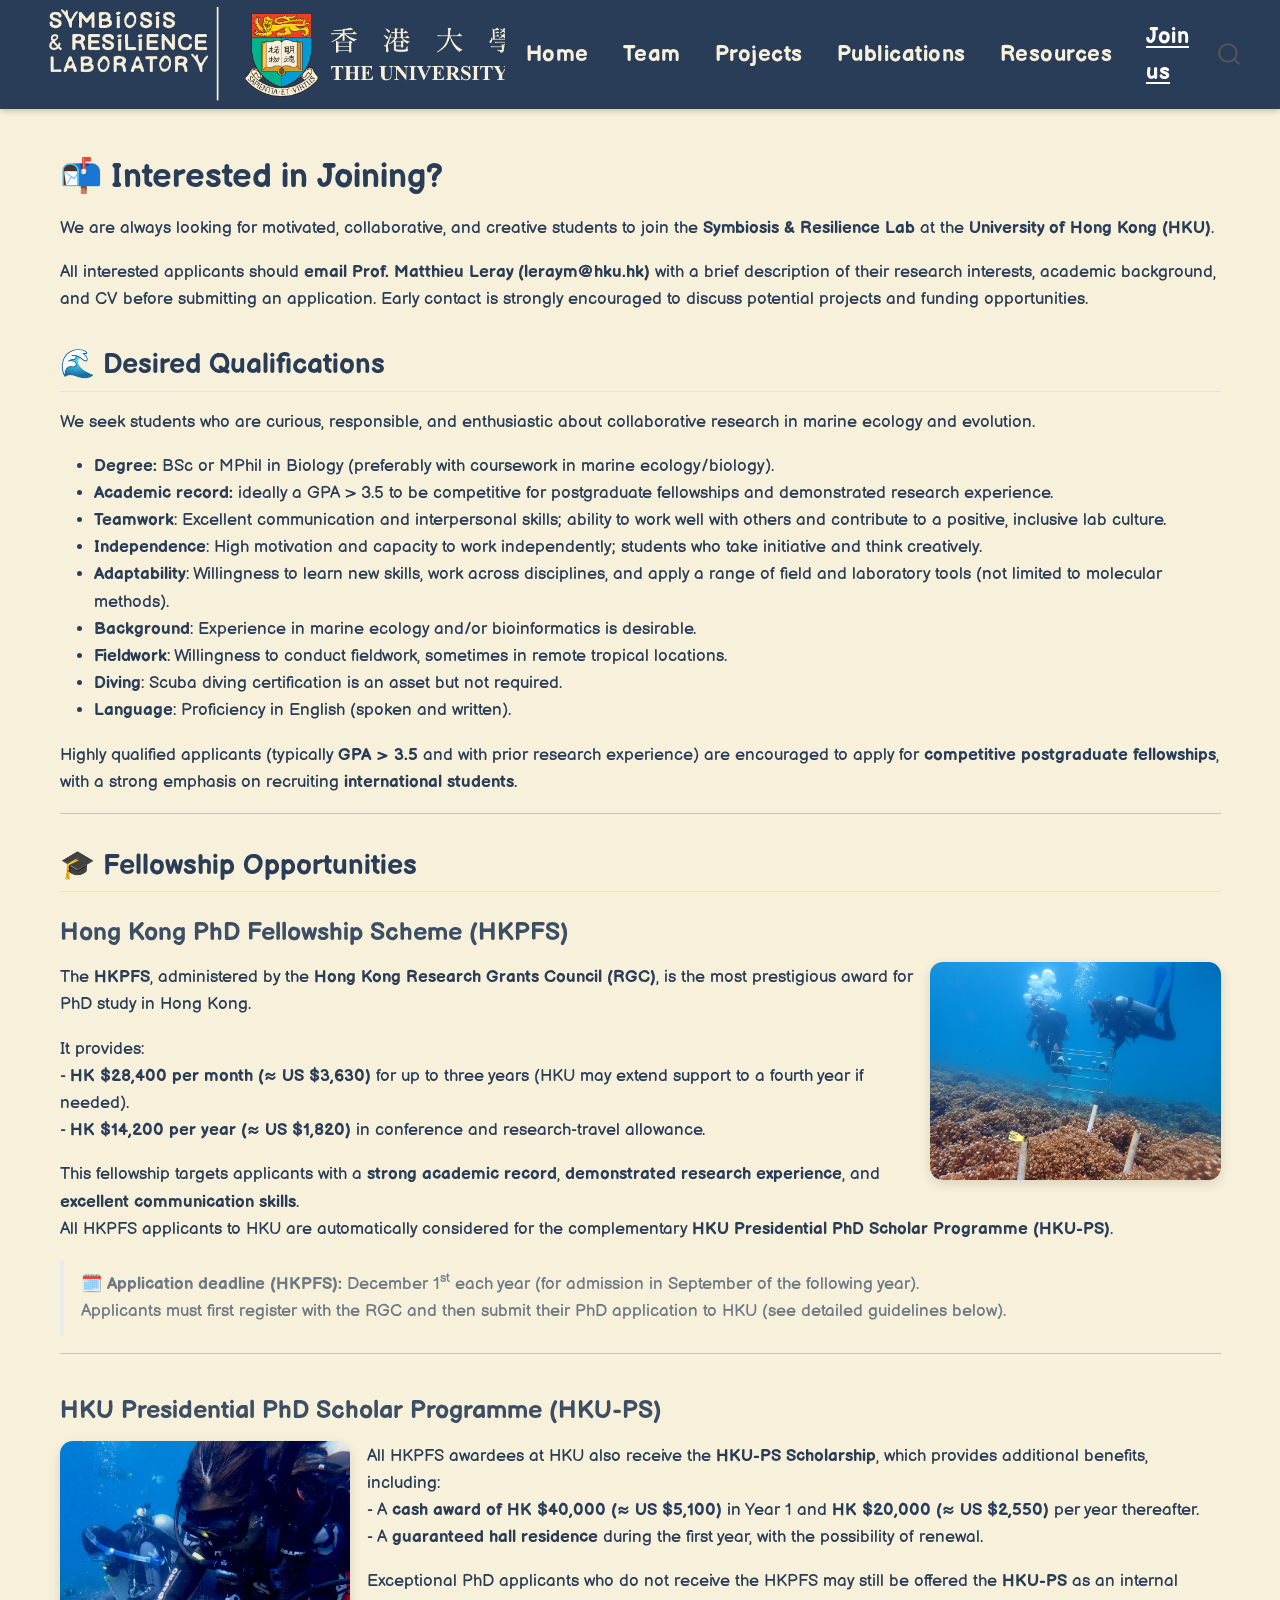
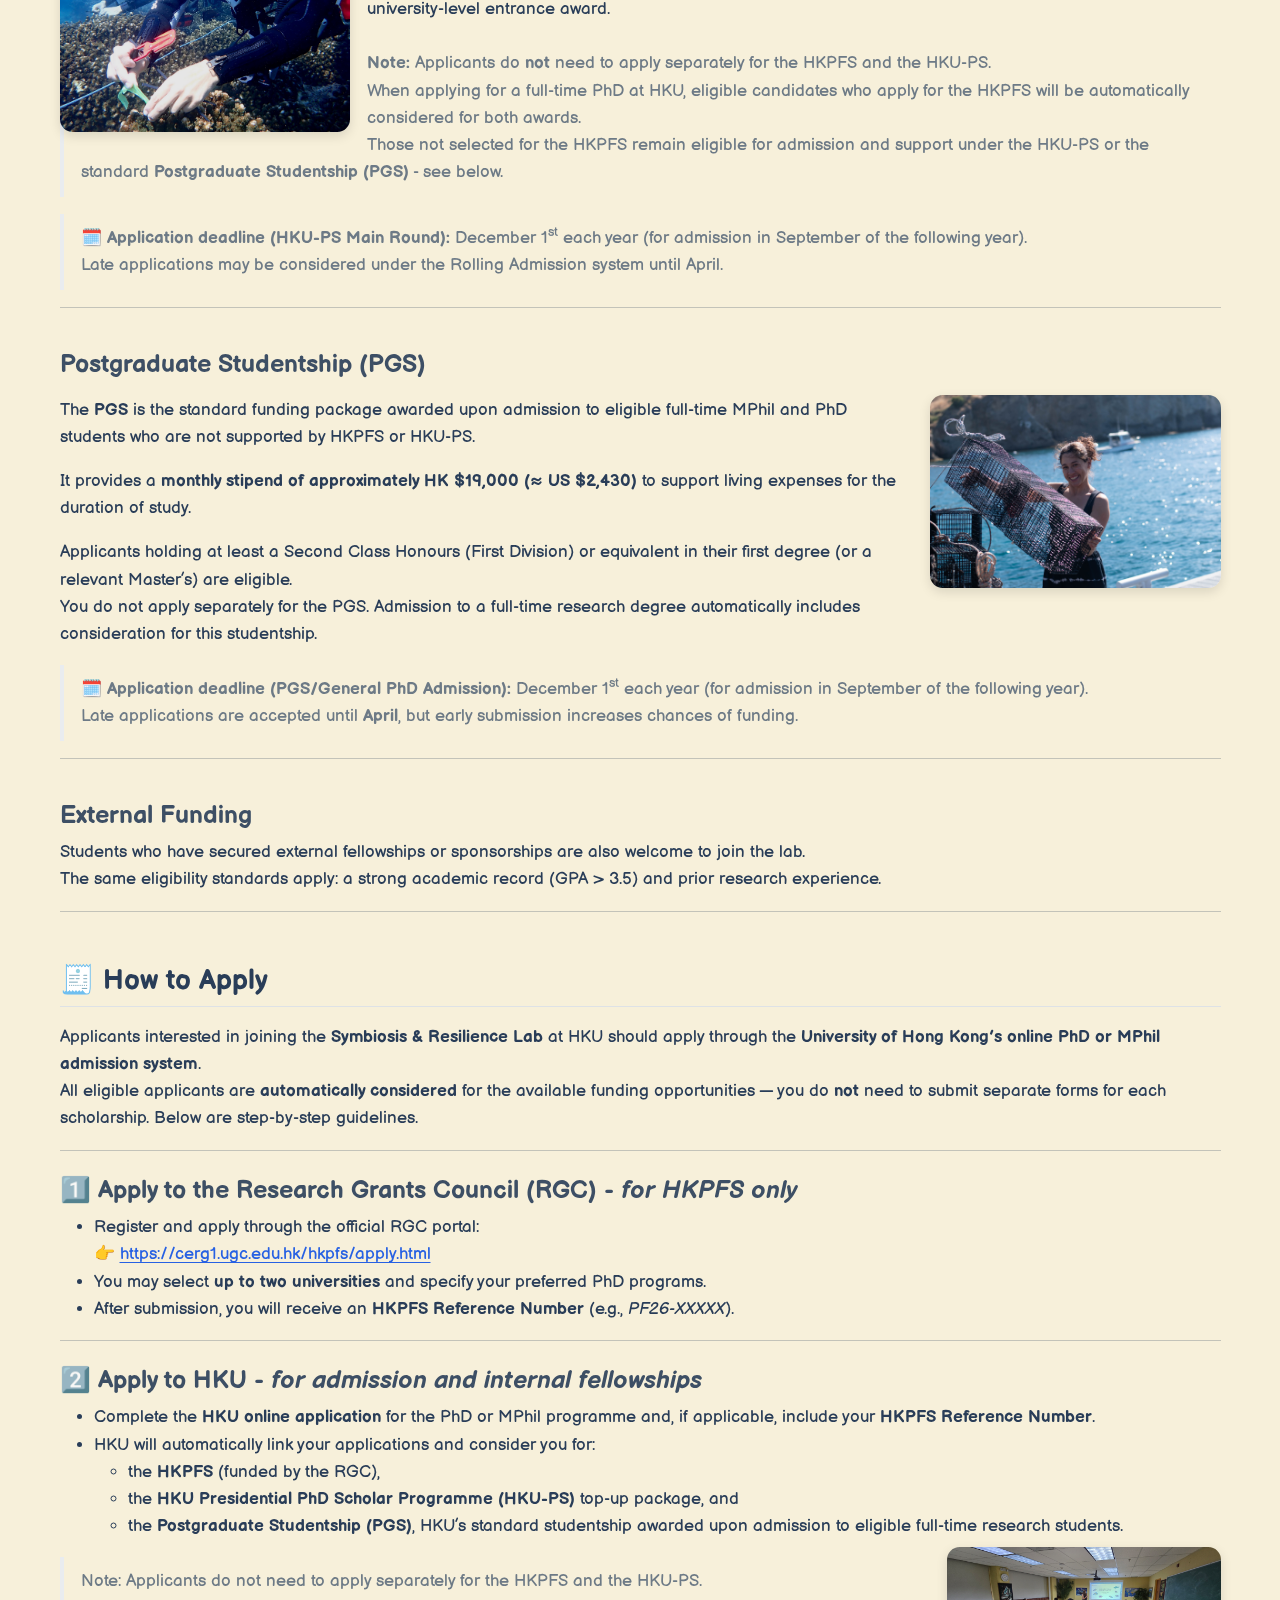
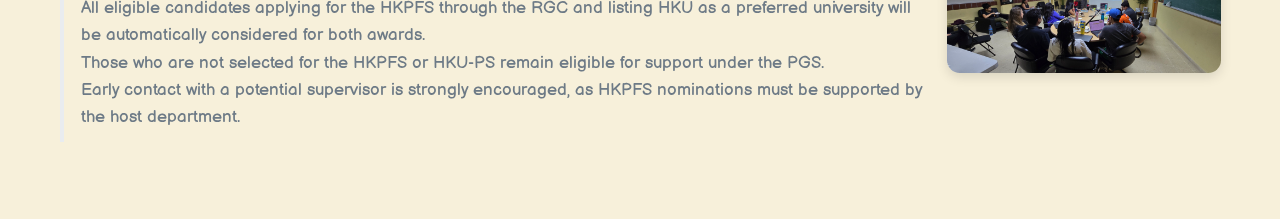
<file: join-us.html>
<!DOCTYPE html>
<html xmlns="http://www.w3.org/1999/xhtml" lang="en" xml:lang="en"><head>

<meta charset="utf-8">
<meta name="generator" content="quarto-1.5.57">

<meta name="viewport" content="width=device-width, initial-scale=1.0, user-scalable=yes">


<title>join-us – Symbiosis &amp; Resilience Laboratory</title>
<style>
code{white-space: pre-wrap;}
span.smallcaps{font-variant: small-caps;}
div.columns{display: flex; gap: min(4vw, 1.5em);}
div.column{flex: auto; overflow-x: auto;}
div.hanging-indent{margin-left: 1.5em; text-indent: -1.5em;}
ul.task-list{list-style: none;}
ul.task-list li input[type="checkbox"] {
  width: 0.8em;
  margin: 0 0.8em 0.2em -1em; /* quarto-specific, see https://github.com/quarto-dev/quarto-cli/issues/4556 */ 
  vertical-align: middle;
}
</style>


<script src="site_libs/quarto-nav/quarto-nav.js"></script>
<script src="site_libs/quarto-nav/headroom.min.js"></script>
<script src="site_libs/clipboard/clipboard.min.js"></script>
<script src="site_libs/quarto-search/autocomplete.umd.js"></script>
<script src="site_libs/quarto-search/fuse.min.js"></script>
<script src="site_libs/quarto-search/quarto-search.js"></script>
<meta name="quarto:offset" content="./">
<script src="site_libs/quarto-html/quarto.js"></script>
<script src="site_libs/quarto-html/popper.min.js"></script>
<script src="site_libs/quarto-html/tippy.umd.min.js"></script>
<script src="site_libs/quarto-html/anchor.min.js"></script>
<link href="site_libs/quarto-html/tippy.css" rel="stylesheet">
<link href="site_libs/quarto-html/quarto-syntax-highlighting.css" rel="stylesheet" id="quarto-text-highlighting-styles">
<script src="site_libs/bootstrap/bootstrap.min.js"></script>
<link href="site_libs/bootstrap/bootstrap-icons.css" rel="stylesheet">
<link href="site_libs/bootstrap/bootstrap.min.css" rel="stylesheet" id="quarto-bootstrap" data-mode="light">
<script id="quarto-search-options" type="application/json">{
  "location": "navbar",
  "copy-button": false,
  "collapse-after": 3,
  "panel-placement": "end",
  "type": "overlay",
  "limit": 50,
  "keyboard-shortcut": [
    "f",
    "/",
    "s"
  ],
  "show-item-context": false,
  "language": {
    "search-no-results-text": "No results",
    "search-matching-documents-text": "matching documents",
    "search-copy-link-title": "Copy link to search",
    "search-hide-matches-text": "Hide additional matches",
    "search-more-match-text": "more match in this document",
    "search-more-matches-text": "more matches in this document",
    "search-clear-button-title": "Clear",
    "search-text-placeholder": "",
    "search-detached-cancel-button-title": "Cancel",
    "search-submit-button-title": "Submit",
    "search-label": "Search"
  }
}</script>


<link rel="stylesheet" href="styles.css">
</head>

<body class="floating nav-fixed">

<div id="quarto-search-results"></div>
  <header id="quarto-header" class="headroom fixed-top">
    <nav class="navbar navbar-expand-lg " data-bs-theme="dark">
      <div class="navbar-container container-fluid">
      <div class="navbar-brand-container mx-auto">
    <a href="./index.html" class="navbar-brand navbar-brand-logo">
    <img src="./Images/University_of_Hong_Kong-Logo.wine_mod4.png" alt="" class="navbar-logo">
    </a>
  </div>
            <div id="quarto-search" class="" title="Search"></div>
          <button class="navbar-toggler" type="button" data-bs-toggle="collapse" data-bs-target="#navbarCollapse" aria-controls="navbarCollapse" role="menu" aria-expanded="false" aria-label="Toggle navigation" onclick="if (window.quartoToggleHeadroom) { window.quartoToggleHeadroom(); }">
  <span class="navbar-toggler-icon"></span>
</button>
          <div class="collapse navbar-collapse" id="navbarCollapse">
            <ul class="navbar-nav navbar-nav-scroll me-auto">
  <li class="nav-item">
    <a class="nav-link" href="./index.html"> 
<span class="menu-text">Home</span></a>
  </li>  
  <li class="nav-item">
    <a class="nav-link" href="./Team.html"> 
<span class="menu-text">Team</span></a>
  </li>  
  <li class="nav-item">
    <a class="nav-link" href="./Projects.html"> 
<span class="menu-text">Projects</span></a>
  </li>  
  <li class="nav-item">
    <a class="nav-link" href="./Publications.html"> 
<span class="menu-text">Publications</span></a>
  </li>  
  <li class="nav-item">
    <a class="nav-link" href="./Resources.html"> 
<span class="menu-text">Resources</span></a>
  </li>  
  <li class="nav-item">
    <a class="nav-link active" href="./join-us.html" aria-current="page"> 
<span class="menu-text">Join us</span></a>
  </li>  
</ul>
          </div> <!-- /navcollapse -->
            <div class="quarto-navbar-tools">
</div>
      </div> <!-- /container-fluid -->
    </nav>
</header>
<!-- content -->
<div id="quarto-content" class="quarto-container page-columns page-rows-contents page-layout-full page-navbar">
<!-- sidebar -->
  
<div id="quarto-sidebar-glass" class="quarto-sidebar-collapse-item" data-bs-toggle="collapse" data-bs-target=".quarto-sidebar-collapse-item"></div>
<!-- margin-sidebar -->
    <div id="quarto-margin-sidebar" class="sidebar margin-sidebar zindex-bottom">
    </div>
<!-- main -->
<main class="content column-page" id="quarto-document-content">




<section id="interested-in-joining" class="level1">
<h1>📬 Interested in Joining?</h1>
<p>We are always looking for motivated, collaborative, and creative students to join the <strong>Symbiosis &amp; Resilience Lab</strong> at the <strong>University of Hong Kong (HKU)</strong>.</p>
<p>All interested applicants should <strong>email Prof.&nbsp;Matthieu Leray (leraym@hku.hk)</strong> with a brief description of their research interests, academic background, and CV before submitting an application. Early contact is strongly encouraged to discuss potential projects and funding opportunities.</p>
<section id="desired-qualifications" class="level2">
<h2 class="anchored" data-anchor-id="desired-qualifications">🌊 Desired Qualifications</h2>
<p>We seek students who are curious, responsible, and enthusiastic about collaborative research in marine ecology and evolution.</p>
<ul>
<li><strong>Degree:</strong> BSc or MPhil in Biology (preferably with coursework in marine ecology/biology).</li>
<li><strong>Academic record:</strong> ideally a GPA &gt; 3.5 to be competitive for postgraduate fellowships and demonstrated research experience.</li>
<li><strong>Teamwork</strong>: Excellent communication and interpersonal skills; ability to work well with others and contribute to a positive, inclusive lab culture.</li>
<li><strong>Independence</strong>: High motivation and capacity to work independently; students who take initiative and think creatively.</li>
<li><strong>Adaptability</strong>: Willingness to learn new skills, work across disciplines, and apply a range of field and laboratory tools (not limited to molecular methods).</li>
<li><strong>Background</strong>: Experience in marine ecology and/or bioinformatics is desirable.</li>
<li><strong>Fieldwork</strong>: Willingness to conduct fieldwork, sometimes in remote tropical locations.</li>
<li><strong>Diving</strong>: Scuba diving certification is an asset but not required.</li>
<li><strong>Language</strong>: Proficiency in English (spoken and written).</li>
</ul>
<p>Highly qualified applicants (typically <strong>GPA &gt; 3.5</strong> and with prior research experience) are encouraged to apply for <strong>competitive postgraduate fellowships</strong>, with a strong emphasis on recruiting <strong>international students</strong>.</p>
<hr>
</section>
<section id="fellowship-opportunities" class="level2">
<h2 class="anchored" data-anchor-id="fellowship-opportunities">🎓 Fellowship Opportunities</h2>
<section id="hong-kong-phd-fellowship-scheme-hkpfs" class="level3">
<h3 class="anchored" data-anchor-id="hong-kong-phd-fellowship-scheme-hkpfs">Hong Kong PhD Fellowship Scheme (HKPFS)</h3>
<p><img src="Images/P4160604.JPG" class="join-inline-right img-fluid" alt="Coral reef fieldwork"></p>
<p>The <strong>HKPFS</strong>, administered by the <strong>Hong Kong Research Grants Council (RGC)</strong>, is the most prestigious award for PhD study in Hong Kong.</p>
<p>It provides:<br>
- <strong>HK $28,400 per month (≈ US $3,630)</strong> for up to three years (HKU may extend support to a fourth year if needed).<br>
- <strong>HK $14,200 per year (≈ US $1,820)</strong> in conference and research-travel allowance.</p>
<p>This fellowship targets applicants with a <strong>strong academic record</strong>, <strong>demonstrated research experience</strong>, and <strong>excellent communication skills</strong>.<br>
All HKPFS applicants to HKU are automatically considered for the complementary <strong>HKU Presidential PhD Scholar Programme (HKU-PS)</strong>.</p>
<blockquote class="blockquote">
<p>🗓️ <strong>Application deadline (HKPFS):</strong> December 1<sup>st</sup> each year (for admission in September of the following year).<br>
Applicants must first register with the RGC and then submit their PhD application to HKU (see detailed guidelines below).</p>
</blockquote>
<hr>
</section>
<section id="hku-presidential-phd-scholar-programme-hku-ps" class="level3">
<h3 class="anchored" data-anchor-id="hku-presidential-phd-scholar-programme-hku-ps">HKU Presidential PhD Scholar Programme (HKU-PS)</h3>
<p><img src="Images/P1012082.JPG" class="join-inline-left img-fluid" alt="Fieldwork with HKU students"></p>
<p>All HKPFS awardees at HKU also receive the <strong>HKU-PS Scholarship</strong>, which provides additional benefits, including:<br>
- A <strong>cash award of HK $40,000 (≈ US $5,100)</strong> in Year 1 and <strong>HK $20,000 (≈ US $2,550)</strong> per year thereafter.<br>
- A <strong>guaranteed hall residence</strong> during the first year, with the possibility of renewal.</p>
<p>Exceptional PhD applicants who do not receive the HKPFS may still be offered the <strong>HKU-PS</strong> as an internal university-level entrance award.</p>
<blockquote class="blockquote">
<p><strong>Note:</strong> Applicants do <strong>not</strong> need to apply separately for the HKPFS and the HKU-PS.<br>
When applying for a full-time PhD at HKU, eligible candidates who apply for the HKPFS will be automatically considered for both awards.<br>
Those not selected for the HKPFS remain eligible for admission and support under the HKU-PS or the standard <strong>Postgraduate Studentship (PGS)</strong> - see below.</p>
</blockquote>
<blockquote class="blockquote">
<p>🗓️ <strong>Application deadline (HKU-PS Main Round):</strong> December 1<sup>st</sup> each year (for admission in September of the following year).<br>
Late applications may be considered under the Rolling Admission system until April.</p>
</blockquote>
<hr>
</section>
<section id="postgraduate-studentship-pgs" class="level3">
<h3 class="anchored" data-anchor-id="postgraduate-studentship-pgs">Postgraduate Studentship (PGS)</h3>
<p><img src="Images/Natasha-Hinojosa.jpeg" class="join-inline-right img-fluid" alt="Lab member conducting research"></p>
<p>The <strong>PGS</strong> is the standard funding package awarded upon admission to eligible full-time MPhil and PhD students who are not supported by HKPFS or HKU-PS.</p>
<p>It provides a <strong>monthly stipend of approximately HK $19,000 (≈ US $2,430)</strong> to support living expenses for the duration of study.</p>
<p>Applicants holding at least a Second Class Honours (First Division) or equivalent in their first degree (or a relevant Master’s) are eligible.<br>
You do not apply separately for the PGS. Admission to a full-time research degree automatically includes consideration for this studentship.</p>
<blockquote class="blockquote">
<p>🗓️ <strong>Application deadline (PGS/General PhD Admission):</strong> December 1<sup>st</sup> each year (for admission in September of the following year).<br>
Late applications are accepted until <strong>April</strong>, but early submission increases chances of funding.</p>
</blockquote>
<hr>
</section>
<section id="external-funding" class="level3">
<h3 class="anchored" data-anchor-id="external-funding">External Funding</h3>
<p>Students who have secured external fellowships or sponsorships are also welcome to join the lab.<br>
The same eligibility standards apply: a strong academic record (GPA &gt; 3.5) and prior research experience.</p>
<hr>
</section>
</section>
<section id="how-to-apply" class="level2">
<h2 class="anchored" data-anchor-id="how-to-apply">🧾 How to Apply</h2>
<p>Applicants interested in joining the <strong>Symbiosis &amp; Resilience Lab</strong> at HKU should apply through the <strong>University of Hong Kong’s online PhD or MPhil admission system</strong>.<br>
All eligible applicants are <strong>automatically considered</strong> for the available funding opportunities — you do <strong>not</strong> need to submit separate forms for each scholarship. Below are step-by-step guidelines.</p>
<hr>
<section id="apply-to-the-research-grants-council-rgc---for-hkpfs-only" class="level3">
<h3 class="anchored" data-anchor-id="apply-to-the-research-grants-council-rgc---for-hkpfs-only">1️⃣ Apply to the Research Grants Council (RGC) - <em>for HKPFS only</em></h3>
<ul>
<li>Register and apply through the official RGC portal:<br>
👉 <a href="https://cerg1.ugc.edu.hk/hkpfs/apply.html" class="uri">https://cerg1.ugc.edu.hk/hkpfs/apply.html</a><br>
</li>
<li>You may select <strong>up to two universities</strong> and specify your preferred PhD programs.<br>
</li>
<li>After submission, you will receive an <strong>HKPFS Reference Number</strong> (e.g., <em>PF26-XXXXX</em>).</li>
</ul>
<hr>
</section>
<section id="apply-to-hku---for-admission-and-internal-fellowships" class="level3">
<h3 class="anchored" data-anchor-id="apply-to-hku---for-admission-and-internal-fellowships">2️⃣ Apply to HKU - <em>for admission and internal fellowships</em></h3>
<ul>
<li>Complete the <strong>HKU online application</strong> for the PhD or MPhil programme and, if applicable, include your <strong>HKPFS Reference Number</strong>.<br>
</li>
<li>HKU will automatically link your applications and consider you for:
<ul>
<li>the <strong>HKPFS</strong> (funded by the RGC),<br>
</li>
<li>the <strong>HKU Presidential PhD Scholar Programme (HKU-PS)</strong> top-up package, and<br>
</li>
<li>the <strong>Postgraduate Studentship (PGS)</strong>, HKU’s standard studentship awarded upon admission to eligible full-time research students. <img src="Images/STRI-lab-meeting.jpg" class="join-inline-right img-fluid" alt="Lab member conducting research" width="6000"></li>
</ul></li>
</ul>
<blockquote class="blockquote">
<p>Note: Applicants do not need to apply separately for the HKPFS and the HKU-PS.<br>
All eligible candidates applying for the HKPFS through the RGC and listing HKU as a preferred university will be automatically considered for both awards.<br>
Those who are not selected for the HKPFS or HKU-PS remain eligible for support under the PGS.<br>
Early contact with a potential supervisor is strongly encouraged, as HKPFS nominations must be supported by the host department.</p>
</blockquote>


</section>
</section>
</section>

</main> <!-- /main -->
<script id="quarto-html-after-body" type="application/javascript">
window.document.addEventListener("DOMContentLoaded", function (event) {
  const toggleBodyColorMode = (bsSheetEl) => {
    const mode = bsSheetEl.getAttribute("data-mode");
    const bodyEl = window.document.querySelector("body");
    if (mode === "dark") {
      bodyEl.classList.add("quarto-dark");
      bodyEl.classList.remove("quarto-light");
    } else {
      bodyEl.classList.add("quarto-light");
      bodyEl.classList.remove("quarto-dark");
    }
  }
  const toggleBodyColorPrimary = () => {
    const bsSheetEl = window.document.querySelector("link#quarto-bootstrap");
    if (bsSheetEl) {
      toggleBodyColorMode(bsSheetEl);
    }
  }
  toggleBodyColorPrimary();  
  const icon = "";
  const anchorJS = new window.AnchorJS();
  anchorJS.options = {
    placement: 'right',
    icon: icon
  };
  anchorJS.add('.anchored');
  const isCodeAnnotation = (el) => {
    for (const clz of el.classList) {
      if (clz.startsWith('code-annotation-')) {                     
        return true;
      }
    }
    return false;
  }
  const onCopySuccess = function(e) {
    // button target
    const button = e.trigger;
    // don't keep focus
    button.blur();
    // flash "checked"
    button.classList.add('code-copy-button-checked');
    var currentTitle = button.getAttribute("title");
    button.setAttribute("title", "Copied!");
    let tooltip;
    if (window.bootstrap) {
      button.setAttribute("data-bs-toggle", "tooltip");
      button.setAttribute("data-bs-placement", "left");
      button.setAttribute("data-bs-title", "Copied!");
      tooltip = new bootstrap.Tooltip(button, 
        { trigger: "manual", 
          customClass: "code-copy-button-tooltip",
          offset: [0, -8]});
      tooltip.show();    
    }
    setTimeout(function() {
      if (tooltip) {
        tooltip.hide();
        button.removeAttribute("data-bs-title");
        button.removeAttribute("data-bs-toggle");
        button.removeAttribute("data-bs-placement");
      }
      button.setAttribute("title", currentTitle);
      button.classList.remove('code-copy-button-checked');
    }, 1000);
    // clear code selection
    e.clearSelection();
  }
  const getTextToCopy = function(trigger) {
      const codeEl = trigger.previousElementSibling.cloneNode(true);
      for (const childEl of codeEl.children) {
        if (isCodeAnnotation(childEl)) {
          childEl.remove();
        }
      }
      return codeEl.innerText;
  }
  const clipboard = new window.ClipboardJS('.code-copy-button:not([data-in-quarto-modal])', {
    text: getTextToCopy
  });
  clipboard.on('success', onCopySuccess);
  if (window.document.getElementById('quarto-embedded-source-code-modal')) {
    // For code content inside modals, clipBoardJS needs to be initialized with a container option
    // TODO: Check when it could be a function (https://github.com/zenorocha/clipboard.js/issues/860)
    const clipboardModal = new window.ClipboardJS('.code-copy-button[data-in-quarto-modal]', {
      text: getTextToCopy,
      container: window.document.getElementById('quarto-embedded-source-code-modal')
    });
    clipboardModal.on('success', onCopySuccess);
  }
    var localhostRegex = new RegExp(/^(?:http|https):\/\/localhost\:?[0-9]*\//);
    var mailtoRegex = new RegExp(/^mailto:/);
      var filterRegex = new RegExp("https:\/\/leraylab\.github\.io\/symbiosis-resilience-lab\/");
    var isInternal = (href) => {
        return filterRegex.test(href) || localhostRegex.test(href) || mailtoRegex.test(href);
    }
    // Inspect non-navigation links and adorn them if external
 	var links = window.document.querySelectorAll('a[href]:not(.nav-link):not(.navbar-brand):not(.toc-action):not(.sidebar-link):not(.sidebar-item-toggle):not(.pagination-link):not(.no-external):not([aria-hidden]):not(.dropdown-item):not(.quarto-navigation-tool):not(.about-link)');
    for (var i=0; i<links.length; i++) {
      const link = links[i];
      if (!isInternal(link.href)) {
        // undo the damage that might have been done by quarto-nav.js in the case of
        // links that we want to consider external
        if (link.dataset.originalHref !== undefined) {
          link.href = link.dataset.originalHref;
        }
      }
    }
  function tippyHover(el, contentFn, onTriggerFn, onUntriggerFn) {
    const config = {
      allowHTML: true,
      maxWidth: 500,
      delay: 100,
      arrow: false,
      appendTo: function(el) {
          return el.parentElement;
      },
      interactive: true,
      interactiveBorder: 10,
      theme: 'quarto',
      placement: 'bottom-start',
    };
    if (contentFn) {
      config.content = contentFn;
    }
    if (onTriggerFn) {
      config.onTrigger = onTriggerFn;
    }
    if (onUntriggerFn) {
      config.onUntrigger = onUntriggerFn;
    }
    window.tippy(el, config); 
  }
  const noterefs = window.document.querySelectorAll('a[role="doc-noteref"]');
  for (var i=0; i<noterefs.length; i++) {
    const ref = noterefs[i];
    tippyHover(ref, function() {
      // use id or data attribute instead here
      let href = ref.getAttribute('data-footnote-href') || ref.getAttribute('href');
      try { href = new URL(href).hash; } catch {}
      const id = href.replace(/^#\/?/, "");
      const note = window.document.getElementById(id);
      if (note) {
        return note.innerHTML;
      } else {
        return "";
      }
    });
  }
  const xrefs = window.document.querySelectorAll('a.quarto-xref');
  const processXRef = (id, note) => {
    // Strip column container classes
    const stripColumnClz = (el) => {
      el.classList.remove("page-full", "page-columns");
      if (el.children) {
        for (const child of el.children) {
          stripColumnClz(child);
        }
      }
    }
    stripColumnClz(note)
    if (id === null || id.startsWith('sec-')) {
      // Special case sections, only their first couple elements
      const container = document.createElement("div");
      if (note.children && note.children.length > 2) {
        container.appendChild(note.children[0].cloneNode(true));
        for (let i = 1; i < note.children.length; i++) {
          const child = note.children[i];
          if (child.tagName === "P" && child.innerText === "") {
            continue;
          } else {
            container.appendChild(child.cloneNode(true));
            break;
          }
        }
        if (window.Quarto?.typesetMath) {
          window.Quarto.typesetMath(container);
        }
        return container.innerHTML
      } else {
        if (window.Quarto?.typesetMath) {
          window.Quarto.typesetMath(note);
        }
        return note.innerHTML;
      }
    } else {
      // Remove any anchor links if they are present
      const anchorLink = note.querySelector('a.anchorjs-link');
      if (anchorLink) {
        anchorLink.remove();
      }
      if (window.Quarto?.typesetMath) {
        window.Quarto.typesetMath(note);
      }
      // TODO in 1.5, we should make sure this works without a callout special case
      if (note.classList.contains("callout")) {
        return note.outerHTML;
      } else {
        return note.innerHTML;
      }
    }
  }
  for (var i=0; i<xrefs.length; i++) {
    const xref = xrefs[i];
    tippyHover(xref, undefined, function(instance) {
      instance.disable();
      let url = xref.getAttribute('href');
      let hash = undefined; 
      if (url.startsWith('#')) {
        hash = url;
      } else {
        try { hash = new URL(url).hash; } catch {}
      }
      if (hash) {
        const id = hash.replace(/^#\/?/, "");
        const note = window.document.getElementById(id);
        if (note !== null) {
          try {
            const html = processXRef(id, note.cloneNode(true));
            instance.setContent(html);
          } finally {
            instance.enable();
            instance.show();
          }
        } else {
          // See if we can fetch this
          fetch(url.split('#')[0])
          .then(res => res.text())
          .then(html => {
            const parser = new DOMParser();
            const htmlDoc = parser.parseFromString(html, "text/html");
            const note = htmlDoc.getElementById(id);
            if (note !== null) {
              const html = processXRef(id, note);
              instance.setContent(html);
            } 
          }).finally(() => {
            instance.enable();
            instance.show();
          });
        }
      } else {
        // See if we can fetch a full url (with no hash to target)
        // This is a special case and we should probably do some content thinning / targeting
        fetch(url)
        .then(res => res.text())
        .then(html => {
          const parser = new DOMParser();
          const htmlDoc = parser.parseFromString(html, "text/html");
          const note = htmlDoc.querySelector('main.content');
          if (note !== null) {
            // This should only happen for chapter cross references
            // (since there is no id in the URL)
            // remove the first header
            if (note.children.length > 0 && note.children[0].tagName === "HEADER") {
              note.children[0].remove();
            }
            const html = processXRef(null, note);
            instance.setContent(html);
          } 
        }).finally(() => {
          instance.enable();
          instance.show();
        });
      }
    }, function(instance) {
    });
  }
      let selectedAnnoteEl;
      const selectorForAnnotation = ( cell, annotation) => {
        let cellAttr = 'data-code-cell="' + cell + '"';
        let lineAttr = 'data-code-annotation="' +  annotation + '"';
        const selector = 'span[' + cellAttr + '][' + lineAttr + ']';
        return selector;
      }
      const selectCodeLines = (annoteEl) => {
        const doc = window.document;
        const targetCell = annoteEl.getAttribute("data-target-cell");
        const targetAnnotation = annoteEl.getAttribute("data-target-annotation");
        const annoteSpan = window.document.querySelector(selectorForAnnotation(targetCell, targetAnnotation));
        const lines = annoteSpan.getAttribute("data-code-lines").split(",");
        const lineIds = lines.map((line) => {
          return targetCell + "-" + line;
        })
        let top = null;
        let height = null;
        let parent = null;
        if (lineIds.length > 0) {
            //compute the position of the single el (top and bottom and make a div)
            const el = window.document.getElementById(lineIds[0]);
            top = el.offsetTop;
            height = el.offsetHeight;
            parent = el.parentElement.parentElement;
          if (lineIds.length > 1) {
            const lastEl = window.document.getElementById(lineIds[lineIds.length - 1]);
            const bottom = lastEl.offsetTop + lastEl.offsetHeight;
            height = bottom - top;
          }
          if (top !== null && height !== null && parent !== null) {
            // cook up a div (if necessary) and position it 
            let div = window.document.getElementById("code-annotation-line-highlight");
            if (div === null) {
              div = window.document.createElement("div");
              div.setAttribute("id", "code-annotation-line-highlight");
              div.style.position = 'absolute';
              parent.appendChild(div);
            }
            div.style.top = top - 2 + "px";
            div.style.height = height + 4 + "px";
            div.style.left = 0;
            let gutterDiv = window.document.getElementById("code-annotation-line-highlight-gutter");
            if (gutterDiv === null) {
              gutterDiv = window.document.createElement("div");
              gutterDiv.setAttribute("id", "code-annotation-line-highlight-gutter");
              gutterDiv.style.position = 'absolute';
              const codeCell = window.document.getElementById(targetCell);
              const gutter = codeCell.querySelector('.code-annotation-gutter');
              gutter.appendChild(gutterDiv);
            }
            gutterDiv.style.top = top - 2 + "px";
            gutterDiv.style.height = height + 4 + "px";
          }
          selectedAnnoteEl = annoteEl;
        }
      };
      const unselectCodeLines = () => {
        const elementsIds = ["code-annotation-line-highlight", "code-annotation-line-highlight-gutter"];
        elementsIds.forEach((elId) => {
          const div = window.document.getElementById(elId);
          if (div) {
            div.remove();
          }
        });
        selectedAnnoteEl = undefined;
      };
        // Handle positioning of the toggle
    window.addEventListener(
      "resize",
      throttle(() => {
        elRect = undefined;
        if (selectedAnnoteEl) {
          selectCodeLines(selectedAnnoteEl);
        }
      }, 10)
    );
    function throttle(fn, ms) {
    let throttle = false;
    let timer;
      return (...args) => {
        if(!throttle) { // first call gets through
            fn.apply(this, args);
            throttle = true;
        } else { // all the others get throttled
            if(timer) clearTimeout(timer); // cancel #2
            timer = setTimeout(() => {
              fn.apply(this, args);
              timer = throttle = false;
            }, ms);
        }
      };
    }
      // Attach click handler to the DT
      const annoteDls = window.document.querySelectorAll('dt[data-target-cell]');
      for (const annoteDlNode of annoteDls) {
        annoteDlNode.addEventListener('click', (event) => {
          const clickedEl = event.target;
          if (clickedEl !== selectedAnnoteEl) {
            unselectCodeLines();
            const activeEl = window.document.querySelector('dt[data-target-cell].code-annotation-active');
            if (activeEl) {
              activeEl.classList.remove('code-annotation-active');
            }
            selectCodeLines(clickedEl);
            clickedEl.classList.add('code-annotation-active');
          } else {
            // Unselect the line
            unselectCodeLines();
            clickedEl.classList.remove('code-annotation-active');
          }
        });
      }
  const findCites = (el) => {
    const parentEl = el.parentElement;
    if (parentEl) {
      const cites = parentEl.dataset.cites;
      if (cites) {
        return {
          el,
          cites: cites.split(' ')
        };
      } else {
        return findCites(el.parentElement)
      }
    } else {
      return undefined;
    }
  };
  var bibliorefs = window.document.querySelectorAll('a[role="doc-biblioref"]');
  for (var i=0; i<bibliorefs.length; i++) {
    const ref = bibliorefs[i];
    const citeInfo = findCites(ref);
    if (citeInfo) {
      tippyHover(citeInfo.el, function() {
        var popup = window.document.createElement('div');
        citeInfo.cites.forEach(function(cite) {
          var citeDiv = window.document.createElement('div');
          citeDiv.classList.add('hanging-indent');
          citeDiv.classList.add('csl-entry');
          var biblioDiv = window.document.getElementById('ref-' + cite);
          if (biblioDiv) {
            citeDiv.innerHTML = biblioDiv.innerHTML;
          }
          popup.appendChild(citeDiv);
        });
        return popup.innerHTML;
      });
    }
  }
});
</script>
</div> <!-- /content -->




</body></html>
</file>
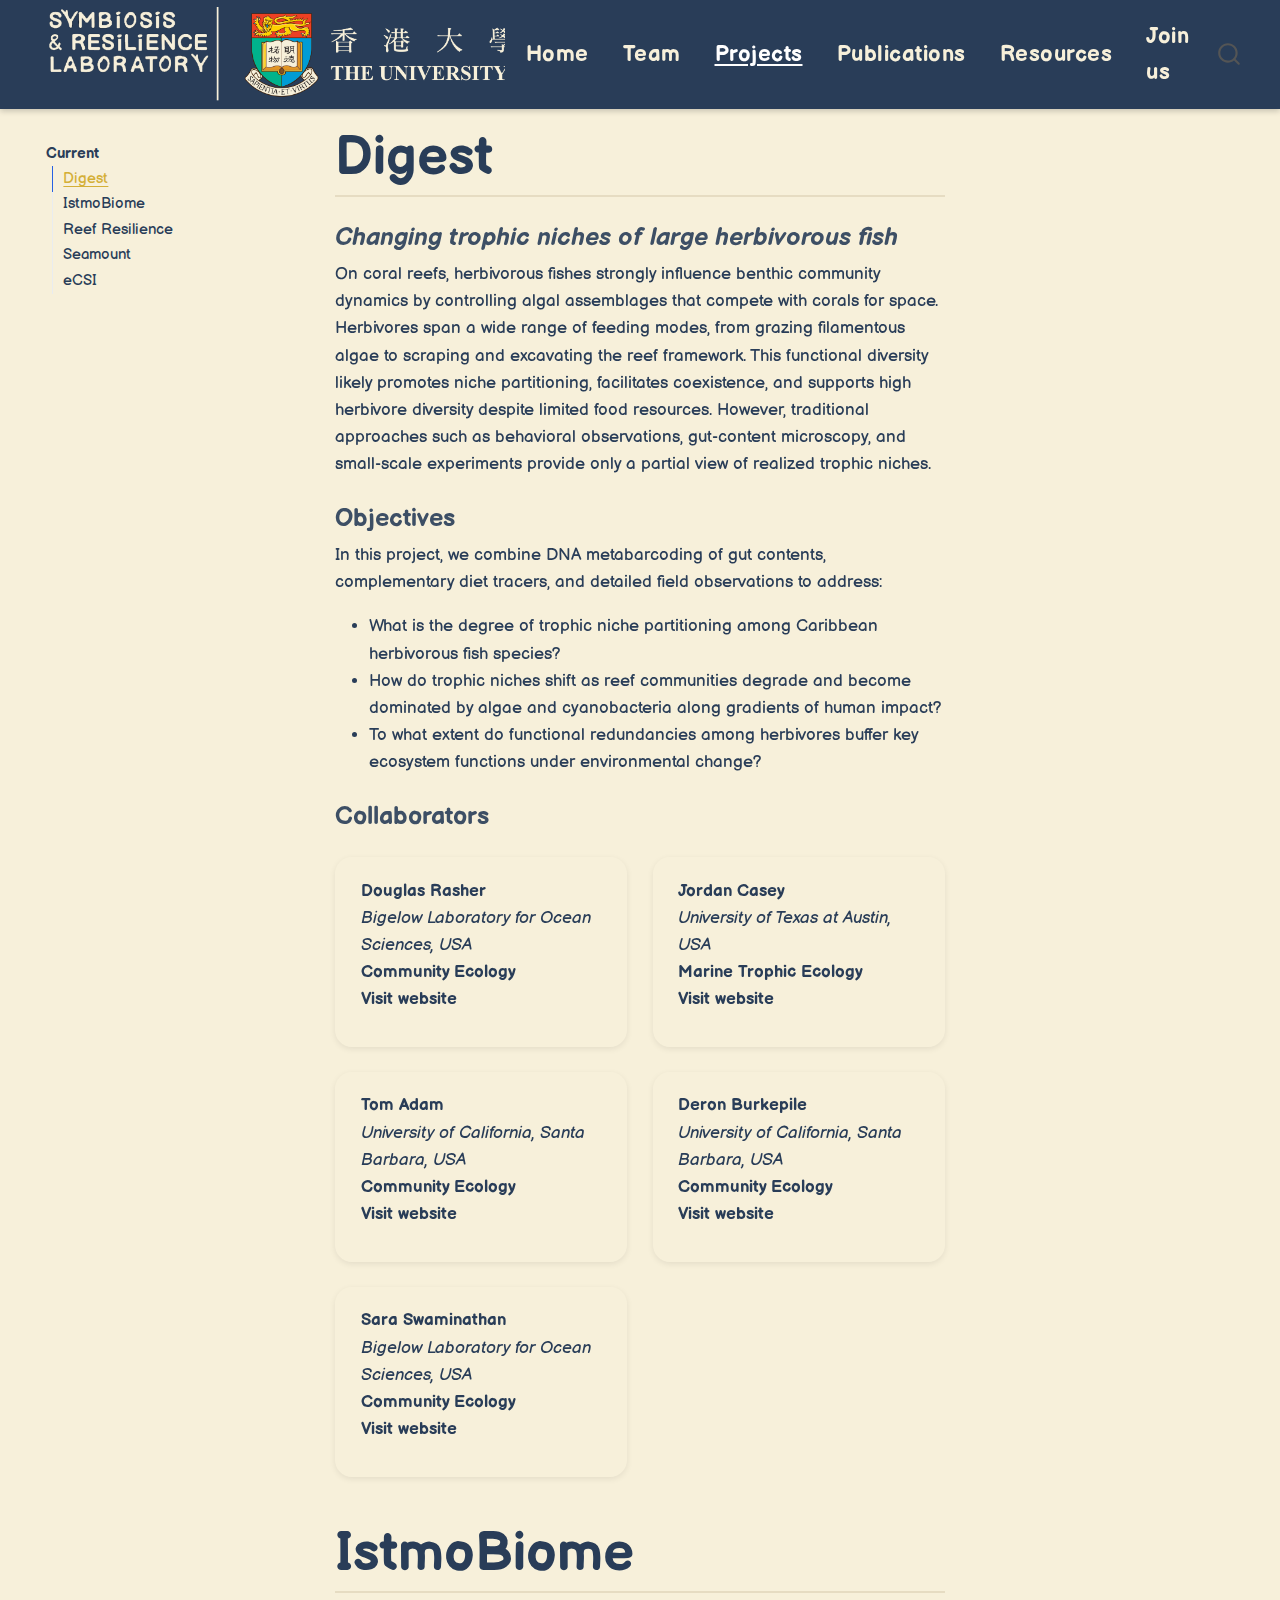
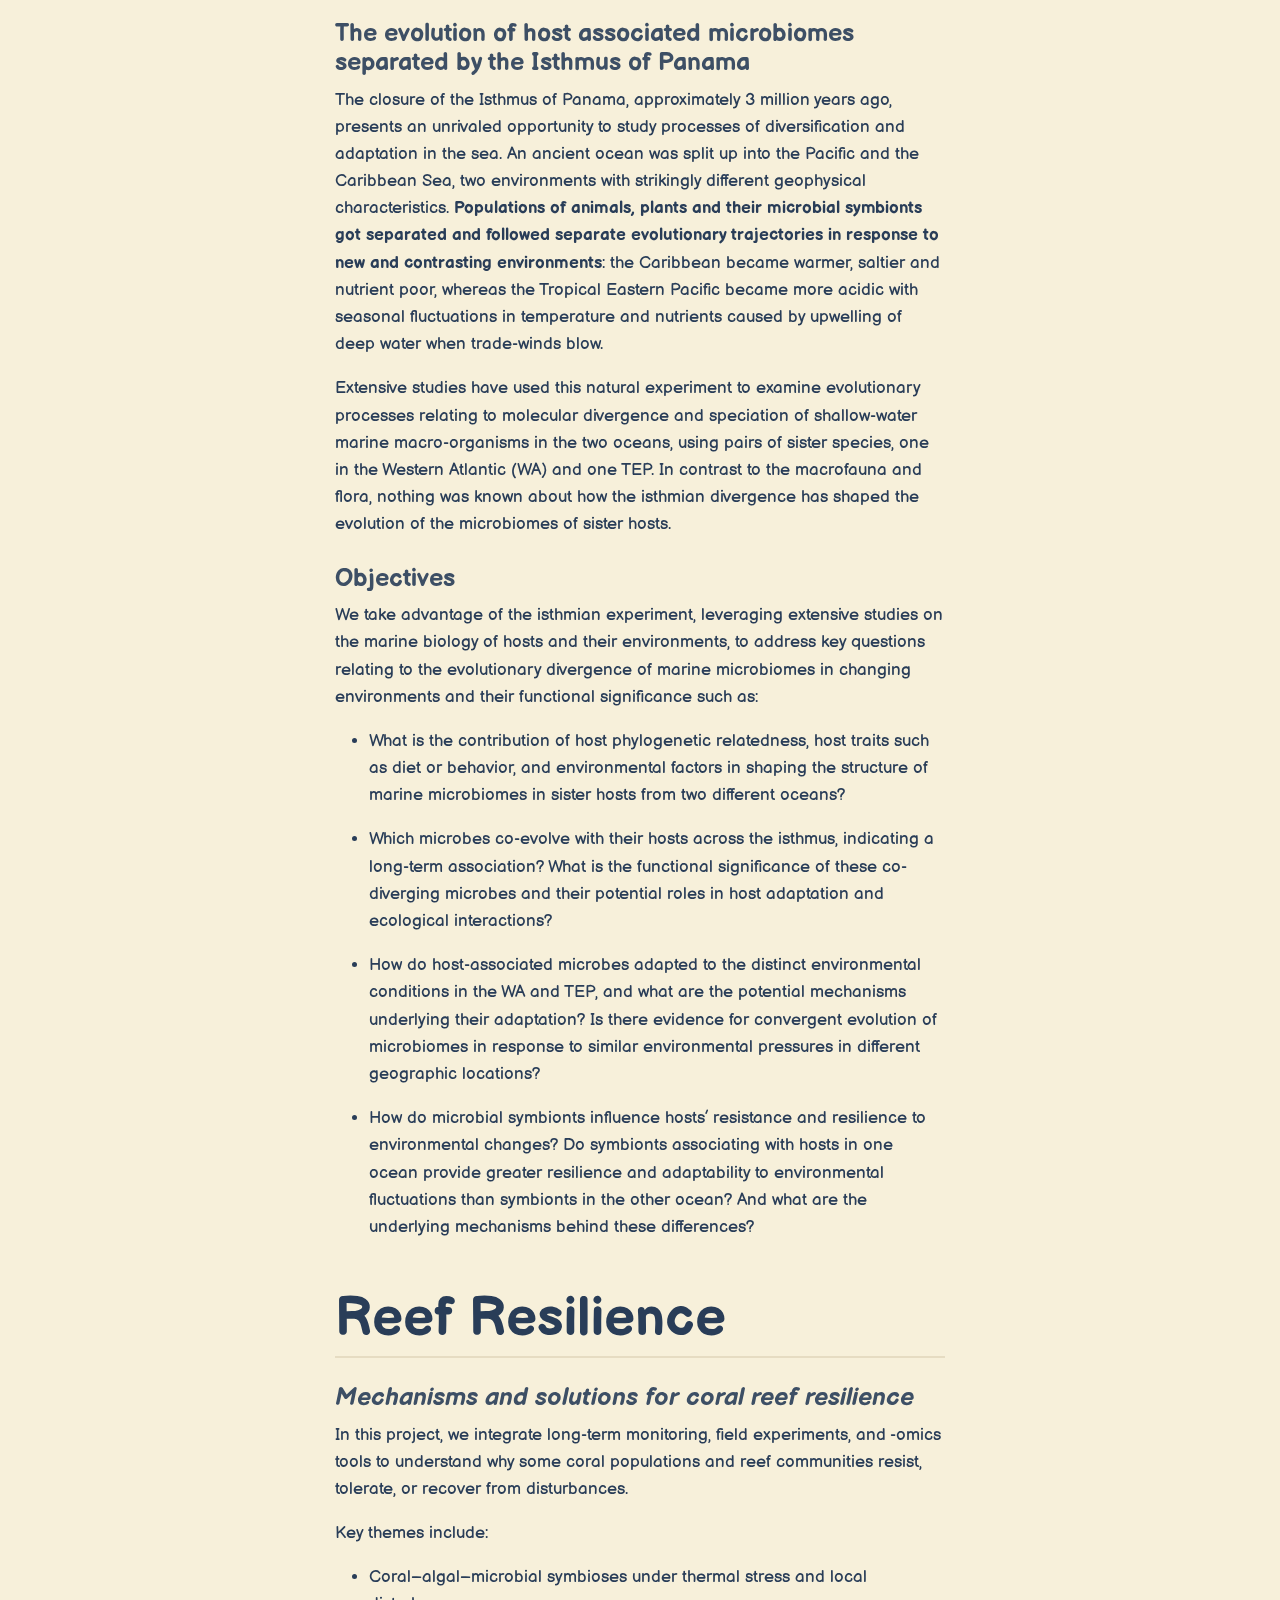
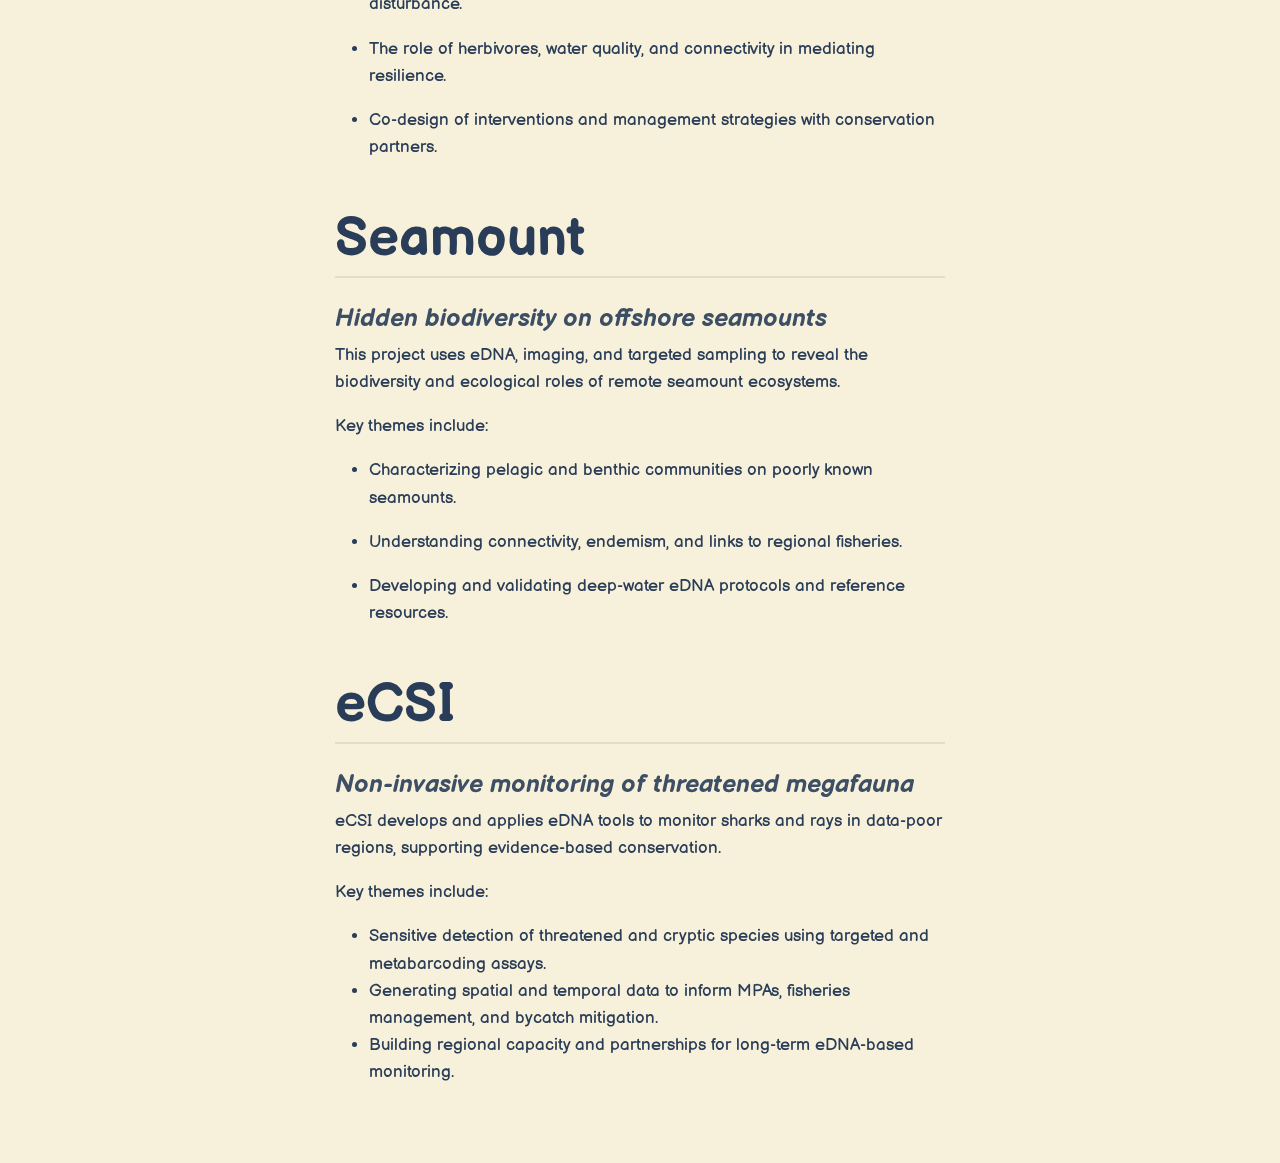
<file: Projects.html>
<!DOCTYPE html>
<html xmlns="http://www.w3.org/1999/xhtml" lang="en" xml:lang="en"><head>

<meta charset="utf-8">
<meta name="generator" content="quarto-1.5.57">

<meta name="viewport" content="width=device-width, initial-scale=1.0, user-scalable=yes">


<title>projects – Symbiosis &amp; Resilience Laboratory</title>
<style>
code{white-space: pre-wrap;}
span.smallcaps{font-variant: small-caps;}
div.columns{display: flex; gap: min(4vw, 1.5em);}
div.column{flex: auto; overflow-x: auto;}
div.hanging-indent{margin-left: 1.5em; text-indent: -1.5em;}
ul.task-list{list-style: none;}
ul.task-list li input[type="checkbox"] {
  width: 0.8em;
  margin: 0 0.8em 0.2em -1em; /* quarto-specific, see https://github.com/quarto-dev/quarto-cli/issues/4556 */ 
  vertical-align: middle;
}
</style>


<script src="site_libs/quarto-nav/quarto-nav.js"></script>
<script src="site_libs/quarto-nav/headroom.min.js"></script>
<script src="site_libs/clipboard/clipboard.min.js"></script>
<script src="site_libs/quarto-search/autocomplete.umd.js"></script>
<script src="site_libs/quarto-search/fuse.min.js"></script>
<script src="site_libs/quarto-search/quarto-search.js"></script>
<meta name="quarto:offset" content="./">
<script src="site_libs/quarto-html/quarto.js"></script>
<script src="site_libs/quarto-html/popper.min.js"></script>
<script src="site_libs/quarto-html/tippy.umd.min.js"></script>
<script src="site_libs/quarto-html/anchor.min.js"></script>
<link href="site_libs/quarto-html/tippy.css" rel="stylesheet">
<link href="site_libs/quarto-html/quarto-syntax-highlighting.css" rel="stylesheet" id="quarto-text-highlighting-styles">
<script src="site_libs/bootstrap/bootstrap.min.js"></script>
<link href="site_libs/bootstrap/bootstrap-icons.css" rel="stylesheet">
<link href="site_libs/bootstrap/bootstrap.min.css" rel="stylesheet" id="quarto-bootstrap" data-mode="light">
<script id="quarto-search-options" type="application/json">{
  "location": "navbar",
  "copy-button": false,
  "collapse-after": 3,
  "panel-placement": "end",
  "type": "overlay",
  "limit": 50,
  "keyboard-shortcut": [
    "f",
    "/",
    "s"
  ],
  "show-item-context": false,
  "language": {
    "search-no-results-text": "No results",
    "search-matching-documents-text": "matching documents",
    "search-copy-link-title": "Copy link to search",
    "search-hide-matches-text": "Hide additional matches",
    "search-more-match-text": "more match in this document",
    "search-more-matches-text": "more matches in this document",
    "search-clear-button-title": "Clear",
    "search-text-placeholder": "",
    "search-detached-cancel-button-title": "Cancel",
    "search-submit-button-title": "Submit",
    "search-label": "Search"
  }
}</script>


<link rel="stylesheet" href="styles.css">
</head>

<body class="floating nav-fixed">

<div id="quarto-search-results"></div>
  <header id="quarto-header" class="headroom fixed-top">
    <nav class="navbar navbar-expand-lg " data-bs-theme="dark">
      <div class="navbar-container container-fluid">
      <div class="navbar-brand-container mx-auto">
    <a href="./index.html" class="navbar-brand navbar-brand-logo">
    <img src="./Images/University_of_Hong_Kong-Logo.wine_mod4.png" alt="" class="navbar-logo">
    </a>
  </div>
            <div id="quarto-search" class="" title="Search"></div>
          <button class="navbar-toggler" type="button" data-bs-toggle="collapse" data-bs-target="#navbarCollapse" aria-controls="navbarCollapse" role="menu" aria-expanded="false" aria-label="Toggle navigation" onclick="if (window.quartoToggleHeadroom) { window.quartoToggleHeadroom(); }">
  <span class="navbar-toggler-icon"></span>
</button>
          <div class="collapse navbar-collapse" id="navbarCollapse">
            <ul class="navbar-nav navbar-nav-scroll me-auto">
  <li class="nav-item">
    <a class="nav-link" href="./index.html"> 
<span class="menu-text">Home</span></a>
  </li>  
  <li class="nav-item">
    <a class="nav-link" href="./Team.html"> 
<span class="menu-text">Team</span></a>
  </li>  
  <li class="nav-item">
    <a class="nav-link active" href="./Projects.html" aria-current="page"> 
<span class="menu-text">Projects</span></a>
  </li>  
  <li class="nav-item">
    <a class="nav-link" href="./Publications.html"> 
<span class="menu-text">Publications</span></a>
  </li>  
  <li class="nav-item">
    <a class="nav-link" href="./Resources.html"> 
<span class="menu-text">Resources</span></a>
  </li>  
  <li class="nav-item">
    <a class="nav-link" href="./join-us.html"> 
<span class="menu-text">Join us</span></a>
  </li>  
</ul>
          </div> <!-- /navcollapse -->
            <div class="quarto-navbar-tools">
</div>
      </div> <!-- /container-fluid -->
    </nav>
</header>
<!-- content -->
<div id="quarto-content" class="quarto-container page-columns page-rows-contents page-layout-article page-navbar">
<!-- sidebar -->
  <nav id="quarto-sidebar" class="sidebar collapse collapse-horizontal quarto-sidebar-collapse-item sidebar-navigation floating overflow-auto">
    <nav id="TOC" role="doc-toc" class="toc-active">
    <h2 id="toc-title">Current</h2>
   
  <ul class="collapse">
  <li><a href="#digest" id="toc-digest" class="nav-link active" data-scroll-target="#digest">Digest</a></li>
  <li><a href="#istmobiome" id="toc-istmobiome" class="nav-link" data-scroll-target="#istmobiome">IstmoBiome</a></li>
  <li><a href="#reef-resilience" id="toc-reef-resilience" class="nav-link" data-scroll-target="#reef-resilience">Reef Resilience</a></li>
  <li><a href="#seamount" id="toc-seamount" class="nav-link" data-scroll-target="#seamount">Seamount</a></li>
  <li><a href="#ecsi" id="toc-ecsi" class="nav-link" data-scroll-target="#ecsi">eCSI</a></li>
  </ul>
</nav>
</nav>
<div id="quarto-sidebar-glass" class="quarto-sidebar-collapse-item" data-bs-toggle="collapse" data-bs-target=".quarto-sidebar-collapse-item"></div>
<!-- margin-sidebar -->
    <div id="quarto-margin-sidebar" class="sidebar margin-sidebar zindex-bottom">
    </div>
<!-- main -->
<main class="content" id="quarto-document-content">




<section id="digest" class="level2 project-title">
<h2 class="project-title anchored" data-anchor-id="digest">Digest</h2>
<section id="changing-trophic-niches-of-large-herbivorous-fish" class="level3">
<h3 class="anchored" data-anchor-id="changing-trophic-niches-of-large-herbivorous-fish"><em>Changing trophic niches of large herbivorous fish</em></h3>
<p>On coral reefs, herbivorous fishes strongly influence benthic community dynamics by controlling algal assemblages that compete with corals for space. Herbivores span a wide range of feeding modes, from grazing filamentous algae to scraping and excavating the reef framework. This functional diversity likely promotes niche partitioning, facilitates coexistence, and supports high herbivore diversity despite limited food resources. However, traditional approaches such as behavioral observations, gut-content microscopy, and small-scale experiments provide only a partial view of realized trophic niches.</p>
</section>
<section id="objectives" class="level3">
<h3 class="anchored" data-anchor-id="objectives">Objectives</h3>
<p>In this project, we combine DNA metabarcoding of gut contents, complementary diet tracers, and detailed field observations to address:</p>
<ul>
<li>What is the degree of trophic niche partitioning among Caribbean herbivorous fish species?</li>
<li>How do trophic niches shift as reef communities degrade and become dominated by algae and cyanobacteria along gradients of human impact?</li>
<li>To what extent do functional redundancies among herbivores buffer key ecosystem functions under environmental change?</li>
</ul>
</section>
<section id="collaborators" class="level3">
<h3 class="anchored" data-anchor-id="collaborators">Collaborators</h3>
<div class="collab-grid">
<div class="collab-card">
<p><strong>Douglas Rasher</strong><br>
<em>Bigelow Laboratory for Ocean Sciences, USA</em><br>
<strong>Community Ecology</strong><br>
<a href="https://www.bigelow.org/about/people/dr-douglas-rasher.html" class="collab-link" target="_blank">Visit website</a></p>
</div>
<div class="collab-card">
<p><strong>Jordan Casey</strong><br>
<em>University of Texas at Austin, USA</em><br>
<strong>Marine Trophic Ecology</strong><br>
<a href="https://www.caseylab.org/" class="collab-link" target="_blank">Visit website</a></p>
</div>
<div class="collab-card">
<p><strong>Tom Adam</strong><br>
<em>University of California, Santa Barbara, USA</em><br>
<strong>Community Ecology</strong><br>
<a href="https://labs.eemb.ucsb.edu/adam/tom/" class="collab-link" target="_blank">Visit website</a></p>
</div>
<div class="collab-card">
<p><strong>Deron Burkepile</strong><br>
<em>University of California, Santa Barbara, USA</em><br>
<strong>Community Ecology</strong><br>
<a href="https://burkepilelab.eemb.ucsb.edu/" class="collab-link" target="_blank">Visit website</a></p>
</div>
<div class="collab-card">
<p><strong>Sara Swaminathan</strong><br>
<em>Bigelow Laboratory for Ocean Sciences, USA</em><br>
<strong>Community Ecology</strong><br>
<a href="https://www.bigelow.org/about/people/sara-swaminathan.html" class="collab-link" target="_blank">Visit website</a></p>
</div>
</div>
</section>
</section>
<section id="istmobiome" class="level2 project-title">
<h2 class="project-title anchored" data-anchor-id="istmobiome">IstmoBiome</h2>
<section id="the-evolution-of-host-associated-microbiomes-separated-by-the-isthmus-of-panama" class="level3">
<h3 class="anchored" data-anchor-id="the-evolution-of-host-associated-microbiomes-separated-by-the-isthmus-of-panama"><strong>The evolution of host associated microbiomes separated by the Isthmus of Panama</strong></h3>
<p>The closure of the Isthmus of Panama, approximately 3 million years ago, presents an unrivaled opportunity to study processes of diversification and adaptation in the sea. An ancient ocean was split up into the Pacific and the Caribbean Sea, two environments with strikingly different geophysical characteristics. <strong>Populations of animals, plants and their microbial symbionts got separated and followed separate evolutionary trajectories in response to new and contrasting environments</strong>: the Caribbean became warmer, saltier and nutrient poor, whereas the Tropical Eastern Pacific became more acidic with seasonal fluctuations in temperature and nutrients caused by upwelling of deep water when trade-winds blow.</p>
<p>Extensive studies have used this natural experiment to examine evolutionary processes relating to molecular divergence and speciation of shallow-water marine macro-organisms in the two oceans, using pairs of sister species, one in the Western Atlantic (WA) and one TEP. In contrast to the macrofauna and flora, nothing was known about how the isthmian divergence has shaped the evolution of the microbiomes of sister hosts.</p>
</section>
<section id="objectives-1" class="level3">
<h3 class="anchored" data-anchor-id="objectives-1">Objectives</h3>
<p>We take advantage of the isthmian experiment, leveraging extensive studies on the marine biology of hosts and their environments, to address key questions relating to the evolutionary divergence of marine microbiomes in changing environments and their functional significance such as:</p>
<ul>
<li>What is the contribution of host phylogenetic relatedness, host traits such as diet or behavior, and environmental factors in shaping the structure of marine microbiomes in sister hosts from two different oceans?</li>
</ul>
<!-- -->
<ul>
<li>Which microbes co-evolve with their hosts across the isthmus, indicating a long-term association? What is the functional significance of these co-diverging microbes and their potential roles in host adaptation and ecological interactions?</li>
</ul>
<!-- -->
<ul>
<li>How do host-associated microbes adapted to the distinct environmental conditions in the WA and TEP, and what are the potential mechanisms underlying their adaptation? Is there evidence for convergent evolution of microbiomes in response to similar environmental pressures in different geographic locations?</li>
</ul>
<!-- -->
<ul>
<li>How do microbial symbionts influence hosts’ resistance and resilience to environmental changes? Do symbionts associating with hosts in one ocean provide greater resilience and adaptability to environmental fluctuations than symbionts in the other ocean? And what are the underlying mechanisms behind these differences?</li>
</ul>
</section>
</section>
<section id="reef-resilience" class="level2 project-title">
<h2 class="project-title anchored" data-anchor-id="reef-resilience">Reef Resilience</h2>
<section id="mechanisms-and-solutions-for-coral-reef-resilience" class="level3">
<h3 class="anchored" data-anchor-id="mechanisms-and-solutions-for-coral-reef-resilience"><em>Mechanisms and solutions for coral reef resilience</em></h3>
<p>In this project, we integrate long-term monitoring, field experiments, and -omics tools to understand why some coral populations and reef communities resist, tolerate, or recover from disturbances.</p>
<p>Key themes include:</p>
<ul>
<li><p>Coral–algal–microbial symbioses under thermal stress and local disturbance.</p></li>
<li><p>The role of herbivores, water quality, and connectivity in mediating resilience.</p></li>
<li><p>Co-design of interventions and management strategies with conservation partners.</p></li>
</ul>
</section>
</section>
<section id="seamount" class="level2 project-title">
<h2 class="project-title anchored" data-anchor-id="seamount">Seamount</h2>
<section id="hidden-biodiversity-on-offshore-seamounts" class="level3">
<h3 class="anchored" data-anchor-id="hidden-biodiversity-on-offshore-seamounts"><em>Hidden biodiversity on offshore seamounts</em></h3>
<p>This project uses eDNA, imaging, and targeted sampling to reveal the biodiversity and ecological roles of remote seamount ecosystems.</p>
<p>Key themes include:</p>
<ul>
<li><p>Characterizing pelagic and benthic communities on poorly known seamounts.</p></li>
<li><p>Understanding connectivity, endemism, and links to regional fisheries.</p></li>
<li><p>Developing and validating deep-water eDNA protocols and reference resources.</p></li>
</ul>
</section>
</section>
<section id="ecsi" class="level2 project-title">
<h2 class="project-title anchored" data-anchor-id="ecsi">eCSI</h2>
<section id="non-invasive-monitoring-of-threatened-megafauna" class="level3">
<h3 class="anchored" data-anchor-id="non-invasive-monitoring-of-threatened-megafauna"><em>Non-invasive monitoring of threatened megafauna</em></h3>
<p>eCSI develops and applies eDNA tools to monitor sharks and rays in data-poor regions, supporting evidence-based conservation.</p>
<p>Key themes include:</p>
<ul>
<li>Sensitive detection of threatened and cryptic species using targeted and metabarcoding assays.</li>
<li>Generating spatial and temporal data to inform MPAs, fisheries management, and bycatch mitigation.</li>
<li>Building regional capacity and partnerships for long-term eDNA-based monitoring.</li>
</ul>


</section>
</section>

</main> <!-- /main -->
<script id="quarto-html-after-body" type="application/javascript">
window.document.addEventListener("DOMContentLoaded", function (event) {
  const toggleBodyColorMode = (bsSheetEl) => {
    const mode = bsSheetEl.getAttribute("data-mode");
    const bodyEl = window.document.querySelector("body");
    if (mode === "dark") {
      bodyEl.classList.add("quarto-dark");
      bodyEl.classList.remove("quarto-light");
    } else {
      bodyEl.classList.add("quarto-light");
      bodyEl.classList.remove("quarto-dark");
    }
  }
  const toggleBodyColorPrimary = () => {
    const bsSheetEl = window.document.querySelector("link#quarto-bootstrap");
    if (bsSheetEl) {
      toggleBodyColorMode(bsSheetEl);
    }
  }
  toggleBodyColorPrimary();  
  const icon = "";
  const anchorJS = new window.AnchorJS();
  anchorJS.options = {
    placement: 'right',
    icon: icon
  };
  anchorJS.add('.anchored');
  const isCodeAnnotation = (el) => {
    for (const clz of el.classList) {
      if (clz.startsWith('code-annotation-')) {                     
        return true;
      }
    }
    return false;
  }
  const onCopySuccess = function(e) {
    // button target
    const button = e.trigger;
    // don't keep focus
    button.blur();
    // flash "checked"
    button.classList.add('code-copy-button-checked');
    var currentTitle = button.getAttribute("title");
    button.setAttribute("title", "Copied!");
    let tooltip;
    if (window.bootstrap) {
      button.setAttribute("data-bs-toggle", "tooltip");
      button.setAttribute("data-bs-placement", "left");
      button.setAttribute("data-bs-title", "Copied!");
      tooltip = new bootstrap.Tooltip(button, 
        { trigger: "manual", 
          customClass: "code-copy-button-tooltip",
          offset: [0, -8]});
      tooltip.show();    
    }
    setTimeout(function() {
      if (tooltip) {
        tooltip.hide();
        button.removeAttribute("data-bs-title");
        button.removeAttribute("data-bs-toggle");
        button.removeAttribute("data-bs-placement");
      }
      button.setAttribute("title", currentTitle);
      button.classList.remove('code-copy-button-checked');
    }, 1000);
    // clear code selection
    e.clearSelection();
  }
  const getTextToCopy = function(trigger) {
      const codeEl = trigger.previousElementSibling.cloneNode(true);
      for (const childEl of codeEl.children) {
        if (isCodeAnnotation(childEl)) {
          childEl.remove();
        }
      }
      return codeEl.innerText;
  }
  const clipboard = new window.ClipboardJS('.code-copy-button:not([data-in-quarto-modal])', {
    text: getTextToCopy
  });
  clipboard.on('success', onCopySuccess);
  if (window.document.getElementById('quarto-embedded-source-code-modal')) {
    // For code content inside modals, clipBoardJS needs to be initialized with a container option
    // TODO: Check when it could be a function (https://github.com/zenorocha/clipboard.js/issues/860)
    const clipboardModal = new window.ClipboardJS('.code-copy-button[data-in-quarto-modal]', {
      text: getTextToCopy,
      container: window.document.getElementById('quarto-embedded-source-code-modal')
    });
    clipboardModal.on('success', onCopySuccess);
  }
    var localhostRegex = new RegExp(/^(?:http|https):\/\/localhost\:?[0-9]*\//);
    var mailtoRegex = new RegExp(/^mailto:/);
      var filterRegex = new RegExp("https:\/\/leraylab\.github\.io\/symbiosis-resilience-lab\/");
    var isInternal = (href) => {
        return filterRegex.test(href) || localhostRegex.test(href) || mailtoRegex.test(href);
    }
    // Inspect non-navigation links and adorn them if external
 	var links = window.document.querySelectorAll('a[href]:not(.nav-link):not(.navbar-brand):not(.toc-action):not(.sidebar-link):not(.sidebar-item-toggle):not(.pagination-link):not(.no-external):not([aria-hidden]):not(.dropdown-item):not(.quarto-navigation-tool):not(.about-link)');
    for (var i=0; i<links.length; i++) {
      const link = links[i];
      if (!isInternal(link.href)) {
        // undo the damage that might have been done by quarto-nav.js in the case of
        // links that we want to consider external
        if (link.dataset.originalHref !== undefined) {
          link.href = link.dataset.originalHref;
        }
      }
    }
  function tippyHover(el, contentFn, onTriggerFn, onUntriggerFn) {
    const config = {
      allowHTML: true,
      maxWidth: 500,
      delay: 100,
      arrow: false,
      appendTo: function(el) {
          return el.parentElement;
      },
      interactive: true,
      interactiveBorder: 10,
      theme: 'quarto',
      placement: 'bottom-start',
    };
    if (contentFn) {
      config.content = contentFn;
    }
    if (onTriggerFn) {
      config.onTrigger = onTriggerFn;
    }
    if (onUntriggerFn) {
      config.onUntrigger = onUntriggerFn;
    }
    window.tippy(el, config); 
  }
  const noterefs = window.document.querySelectorAll('a[role="doc-noteref"]');
  for (var i=0; i<noterefs.length; i++) {
    const ref = noterefs[i];
    tippyHover(ref, function() {
      // use id or data attribute instead here
      let href = ref.getAttribute('data-footnote-href') || ref.getAttribute('href');
      try { href = new URL(href).hash; } catch {}
      const id = href.replace(/^#\/?/, "");
      const note = window.document.getElementById(id);
      if (note) {
        return note.innerHTML;
      } else {
        return "";
      }
    });
  }
  const xrefs = window.document.querySelectorAll('a.quarto-xref');
  const processXRef = (id, note) => {
    // Strip column container classes
    const stripColumnClz = (el) => {
      el.classList.remove("page-full", "page-columns");
      if (el.children) {
        for (const child of el.children) {
          stripColumnClz(child);
        }
      }
    }
    stripColumnClz(note)
    if (id === null || id.startsWith('sec-')) {
      // Special case sections, only their first couple elements
      const container = document.createElement("div");
      if (note.children && note.children.length > 2) {
        container.appendChild(note.children[0].cloneNode(true));
        for (let i = 1; i < note.children.length; i++) {
          const child = note.children[i];
          if (child.tagName === "P" && child.innerText === "") {
            continue;
          } else {
            container.appendChild(child.cloneNode(true));
            break;
          }
        }
        if (window.Quarto?.typesetMath) {
          window.Quarto.typesetMath(container);
        }
        return container.innerHTML
      } else {
        if (window.Quarto?.typesetMath) {
          window.Quarto.typesetMath(note);
        }
        return note.innerHTML;
      }
    } else {
      // Remove any anchor links if they are present
      const anchorLink = note.querySelector('a.anchorjs-link');
      if (anchorLink) {
        anchorLink.remove();
      }
      if (window.Quarto?.typesetMath) {
        window.Quarto.typesetMath(note);
      }
      // TODO in 1.5, we should make sure this works without a callout special case
      if (note.classList.contains("callout")) {
        return note.outerHTML;
      } else {
        return note.innerHTML;
      }
    }
  }
  for (var i=0; i<xrefs.length; i++) {
    const xref = xrefs[i];
    tippyHover(xref, undefined, function(instance) {
      instance.disable();
      let url = xref.getAttribute('href');
      let hash = undefined; 
      if (url.startsWith('#')) {
        hash = url;
      } else {
        try { hash = new URL(url).hash; } catch {}
      }
      if (hash) {
        const id = hash.replace(/^#\/?/, "");
        const note = window.document.getElementById(id);
        if (note !== null) {
          try {
            const html = processXRef(id, note.cloneNode(true));
            instance.setContent(html);
          } finally {
            instance.enable();
            instance.show();
          }
        } else {
          // See if we can fetch this
          fetch(url.split('#')[0])
          .then(res => res.text())
          .then(html => {
            const parser = new DOMParser();
            const htmlDoc = parser.parseFromString(html, "text/html");
            const note = htmlDoc.getElementById(id);
            if (note !== null) {
              const html = processXRef(id, note);
              instance.setContent(html);
            } 
          }).finally(() => {
            instance.enable();
            instance.show();
          });
        }
      } else {
        // See if we can fetch a full url (with no hash to target)
        // This is a special case and we should probably do some content thinning / targeting
        fetch(url)
        .then(res => res.text())
        .then(html => {
          const parser = new DOMParser();
          const htmlDoc = parser.parseFromString(html, "text/html");
          const note = htmlDoc.querySelector('main.content');
          if (note !== null) {
            // This should only happen for chapter cross references
            // (since there is no id in the URL)
            // remove the first header
            if (note.children.length > 0 && note.children[0].tagName === "HEADER") {
              note.children[0].remove();
            }
            const html = processXRef(null, note);
            instance.setContent(html);
          } 
        }).finally(() => {
          instance.enable();
          instance.show();
        });
      }
    }, function(instance) {
    });
  }
      let selectedAnnoteEl;
      const selectorForAnnotation = ( cell, annotation) => {
        let cellAttr = 'data-code-cell="' + cell + '"';
        let lineAttr = 'data-code-annotation="' +  annotation + '"';
        const selector = 'span[' + cellAttr + '][' + lineAttr + ']';
        return selector;
      }
      const selectCodeLines = (annoteEl) => {
        const doc = window.document;
        const targetCell = annoteEl.getAttribute("data-target-cell");
        const targetAnnotation = annoteEl.getAttribute("data-target-annotation");
        const annoteSpan = window.document.querySelector(selectorForAnnotation(targetCell, targetAnnotation));
        const lines = annoteSpan.getAttribute("data-code-lines").split(",");
        const lineIds = lines.map((line) => {
          return targetCell + "-" + line;
        })
        let top = null;
        let height = null;
        let parent = null;
        if (lineIds.length > 0) {
            //compute the position of the single el (top and bottom and make a div)
            const el = window.document.getElementById(lineIds[0]);
            top = el.offsetTop;
            height = el.offsetHeight;
            parent = el.parentElement.parentElement;
          if (lineIds.length > 1) {
            const lastEl = window.document.getElementById(lineIds[lineIds.length - 1]);
            const bottom = lastEl.offsetTop + lastEl.offsetHeight;
            height = bottom - top;
          }
          if (top !== null && height !== null && parent !== null) {
            // cook up a div (if necessary) and position it 
            let div = window.document.getElementById("code-annotation-line-highlight");
            if (div === null) {
              div = window.document.createElement("div");
              div.setAttribute("id", "code-annotation-line-highlight");
              div.style.position = 'absolute';
              parent.appendChild(div);
            }
            div.style.top = top - 2 + "px";
            div.style.height = height + 4 + "px";
            div.style.left = 0;
            let gutterDiv = window.document.getElementById("code-annotation-line-highlight-gutter");
            if (gutterDiv === null) {
              gutterDiv = window.document.createElement("div");
              gutterDiv.setAttribute("id", "code-annotation-line-highlight-gutter");
              gutterDiv.style.position = 'absolute';
              const codeCell = window.document.getElementById(targetCell);
              const gutter = codeCell.querySelector('.code-annotation-gutter');
              gutter.appendChild(gutterDiv);
            }
            gutterDiv.style.top = top - 2 + "px";
            gutterDiv.style.height = height + 4 + "px";
          }
          selectedAnnoteEl = annoteEl;
        }
      };
      const unselectCodeLines = () => {
        const elementsIds = ["code-annotation-line-highlight", "code-annotation-line-highlight-gutter"];
        elementsIds.forEach((elId) => {
          const div = window.document.getElementById(elId);
          if (div) {
            div.remove();
          }
        });
        selectedAnnoteEl = undefined;
      };
        // Handle positioning of the toggle
    window.addEventListener(
      "resize",
      throttle(() => {
        elRect = undefined;
        if (selectedAnnoteEl) {
          selectCodeLines(selectedAnnoteEl);
        }
      }, 10)
    );
    function throttle(fn, ms) {
    let throttle = false;
    let timer;
      return (...args) => {
        if(!throttle) { // first call gets through
            fn.apply(this, args);
            throttle = true;
        } else { // all the others get throttled
            if(timer) clearTimeout(timer); // cancel #2
            timer = setTimeout(() => {
              fn.apply(this, args);
              timer = throttle = false;
            }, ms);
        }
      };
    }
      // Attach click handler to the DT
      const annoteDls = window.document.querySelectorAll('dt[data-target-cell]');
      for (const annoteDlNode of annoteDls) {
        annoteDlNode.addEventListener('click', (event) => {
          const clickedEl = event.target;
          if (clickedEl !== selectedAnnoteEl) {
            unselectCodeLines();
            const activeEl = window.document.querySelector('dt[data-target-cell].code-annotation-active');
            if (activeEl) {
              activeEl.classList.remove('code-annotation-active');
            }
            selectCodeLines(clickedEl);
            clickedEl.classList.add('code-annotation-active');
          } else {
            // Unselect the line
            unselectCodeLines();
            clickedEl.classList.remove('code-annotation-active');
          }
        });
      }
  const findCites = (el) => {
    const parentEl = el.parentElement;
    if (parentEl) {
      const cites = parentEl.dataset.cites;
      if (cites) {
        return {
          el,
          cites: cites.split(' ')
        };
      } else {
        return findCites(el.parentElement)
      }
    } else {
      return undefined;
    }
  };
  var bibliorefs = window.document.querySelectorAll('a[role="doc-biblioref"]');
  for (var i=0; i<bibliorefs.length; i++) {
    const ref = bibliorefs[i];
    const citeInfo = findCites(ref);
    if (citeInfo) {
      tippyHover(citeInfo.el, function() {
        var popup = window.document.createElement('div');
        citeInfo.cites.forEach(function(cite) {
          var citeDiv = window.document.createElement('div');
          citeDiv.classList.add('hanging-indent');
          citeDiv.classList.add('csl-entry');
          var biblioDiv = window.document.getElementById('ref-' + cite);
          if (biblioDiv) {
            citeDiv.innerHTML = biblioDiv.innerHTML;
          }
          popup.appendChild(citeDiv);
        });
        return popup.innerHTML;
      });
    }
  }
});
</script>
</div> <!-- /content -->




</body></html>
</file>
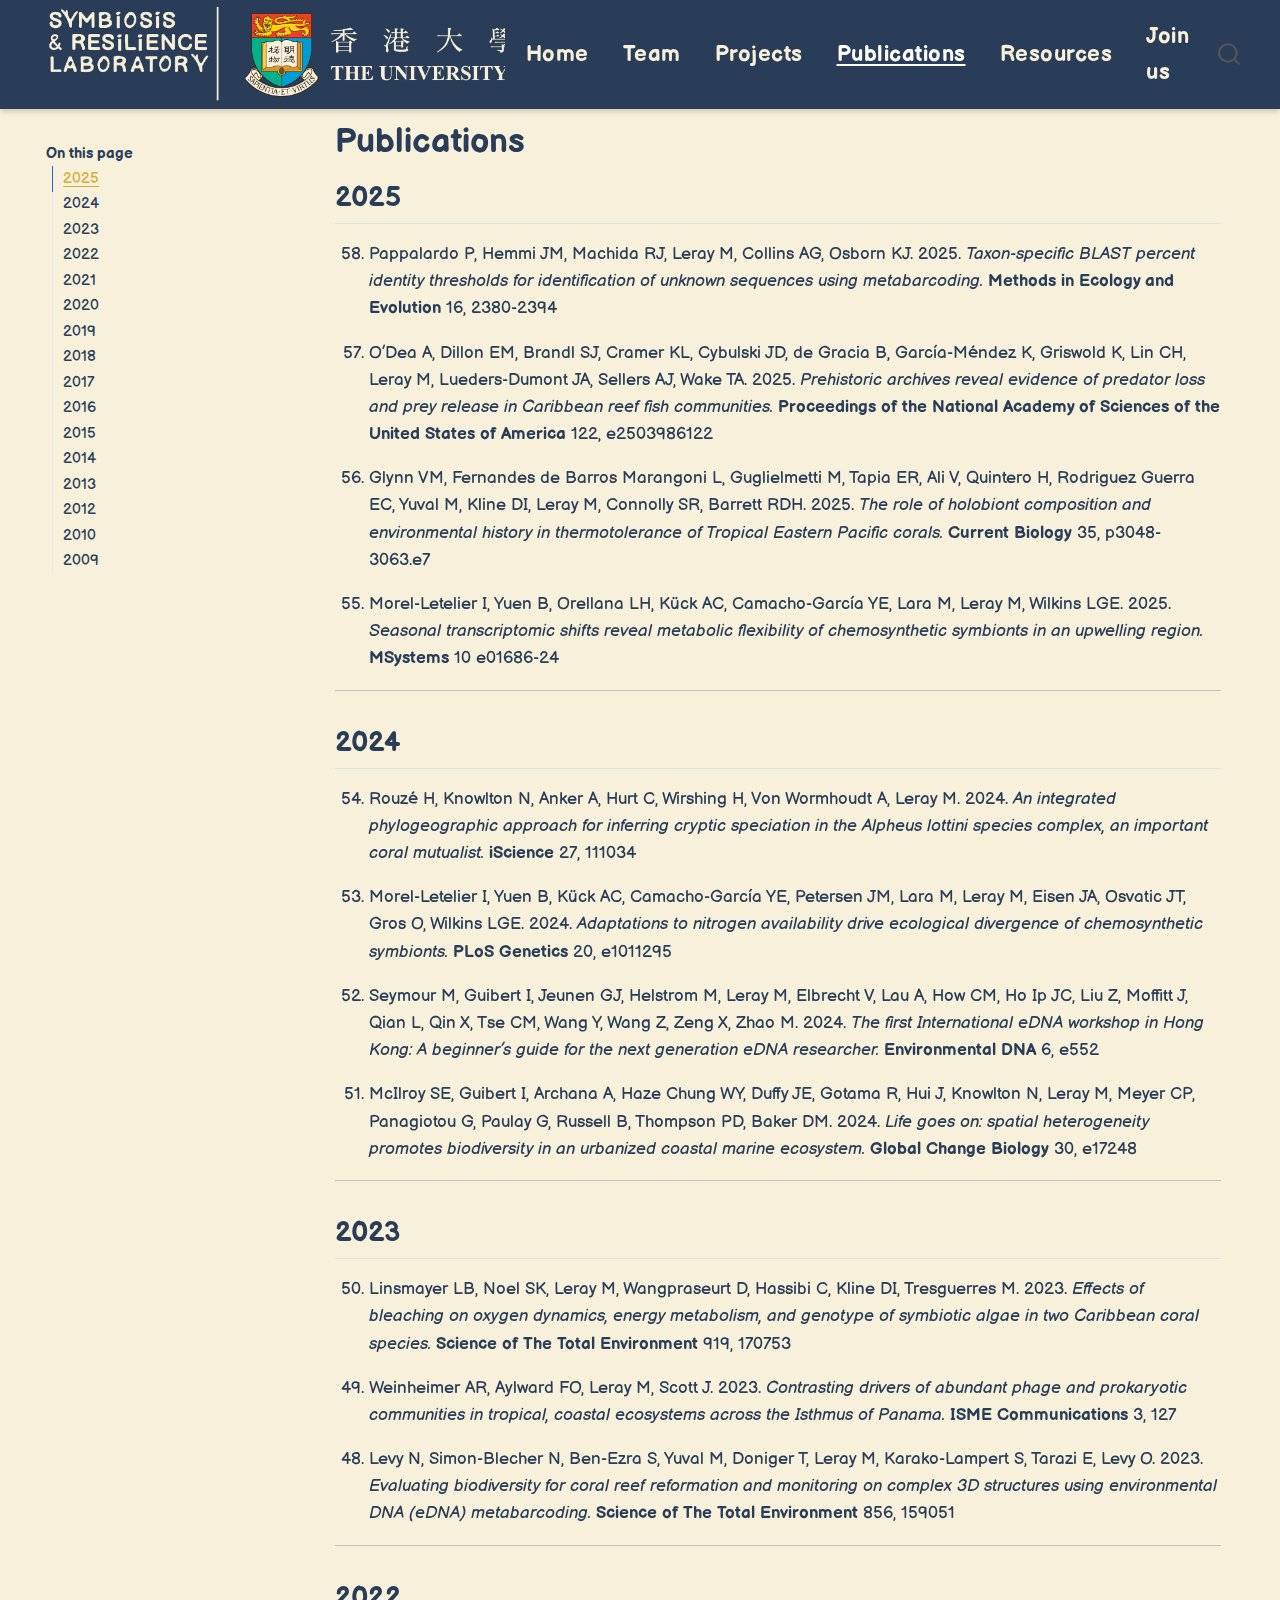
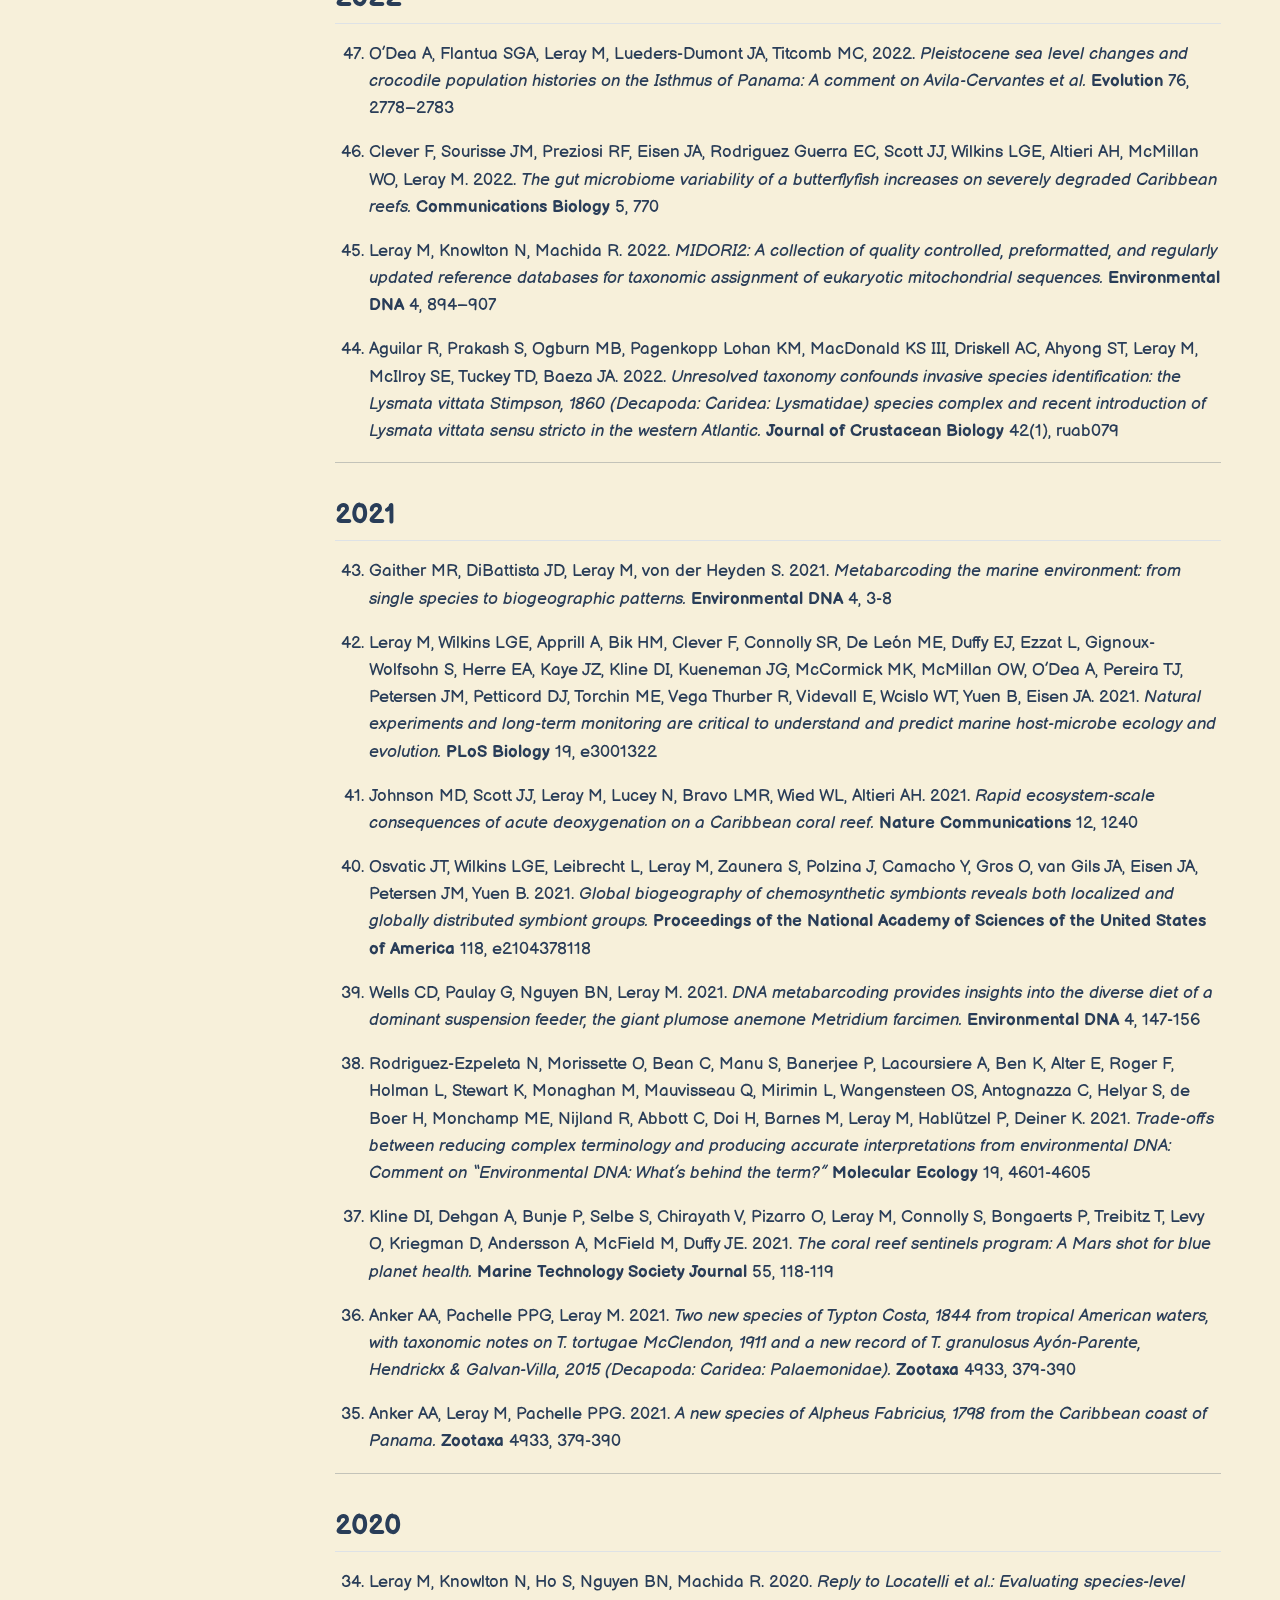
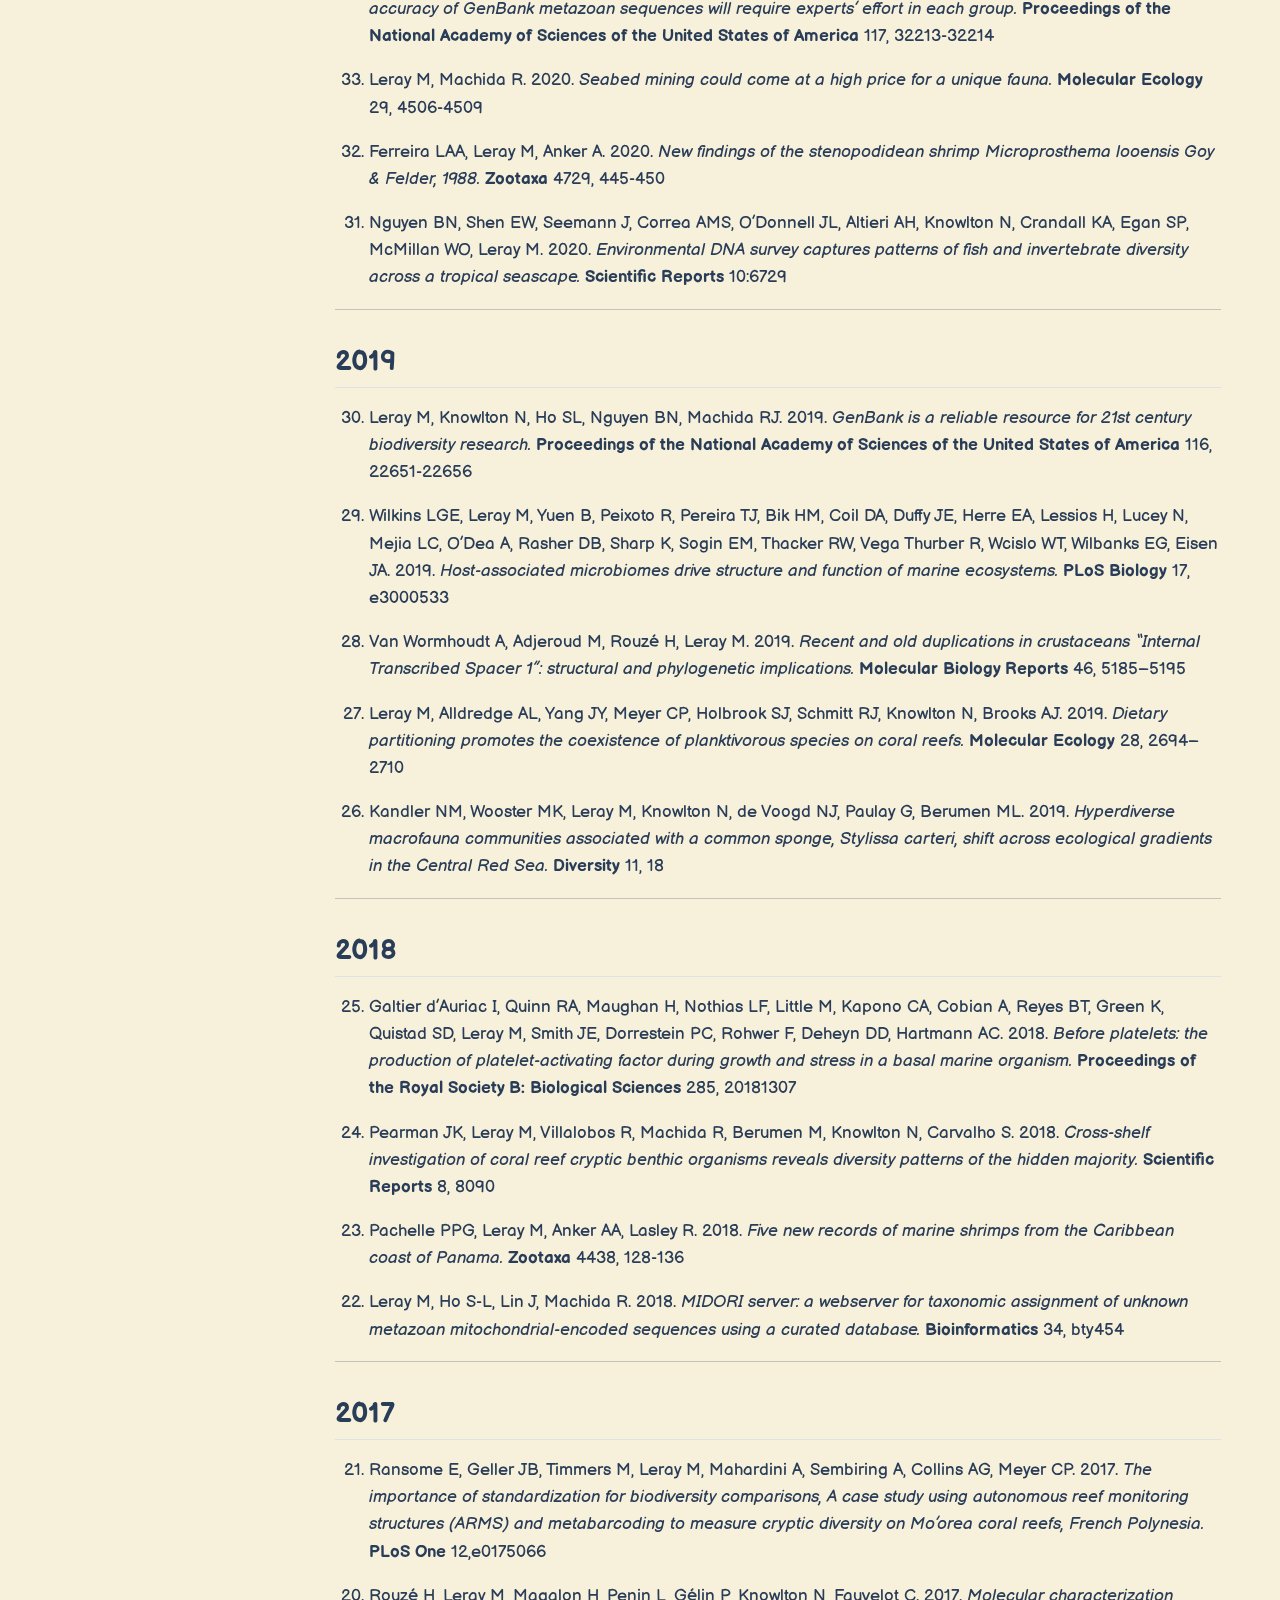
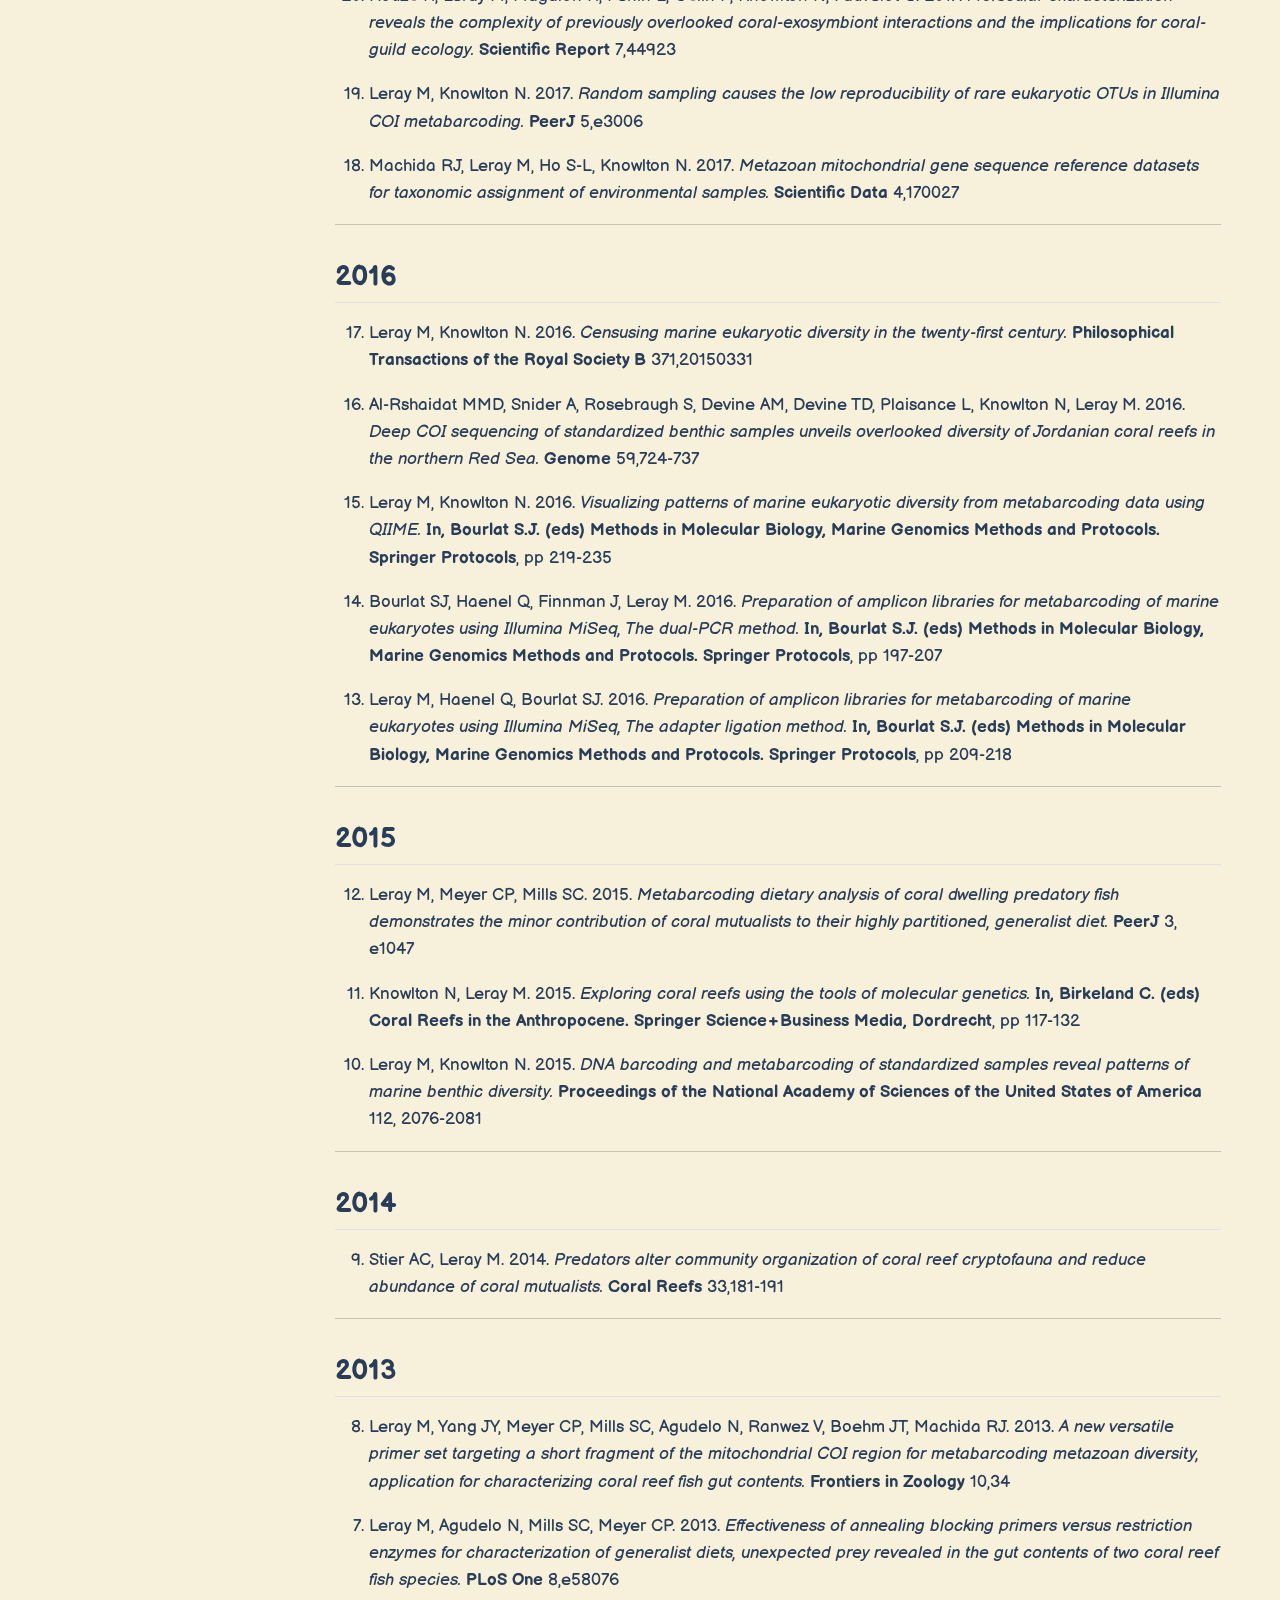
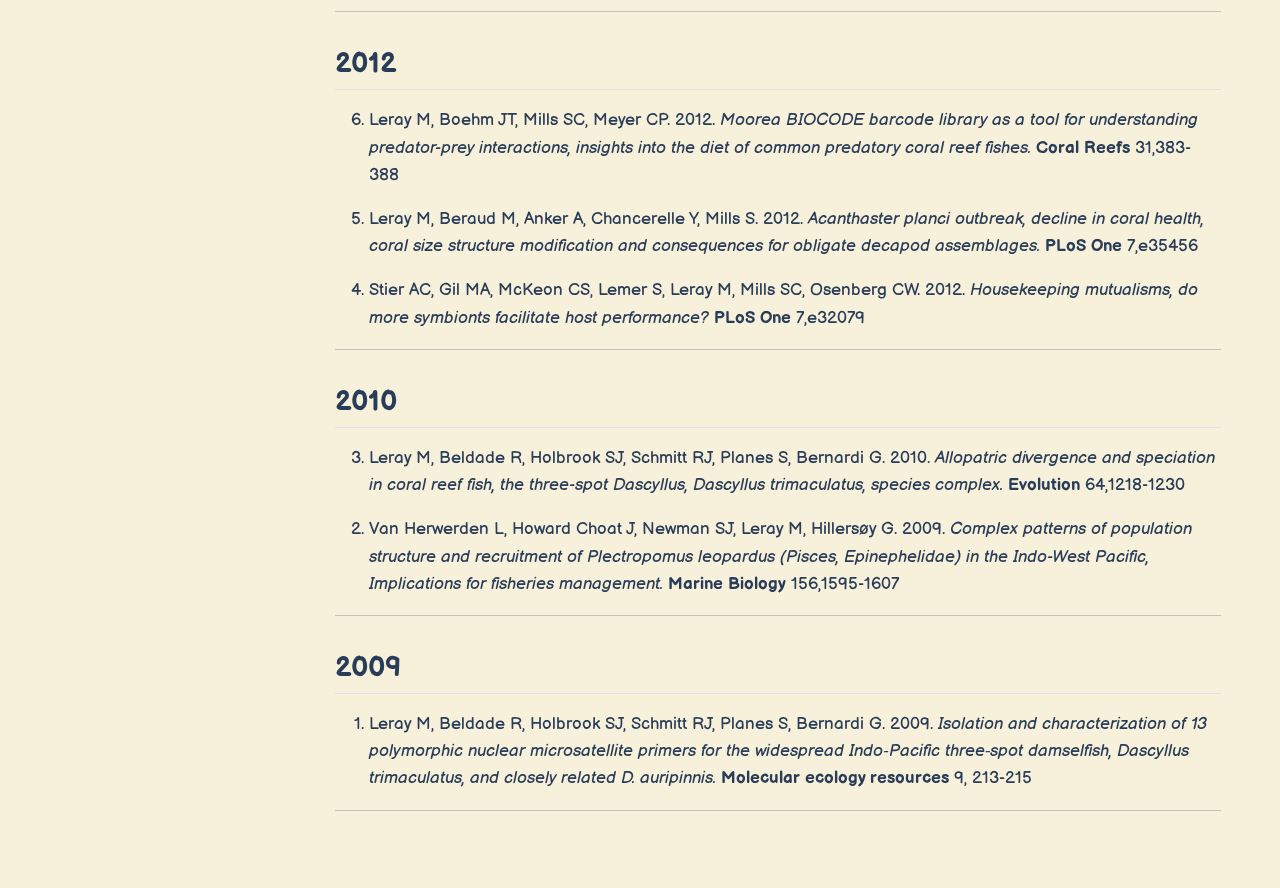
<file: Publications.html>
<!DOCTYPE html>
<html xmlns="http://www.w3.org/1999/xhtml" lang="en" xml:lang="en"><head>

<meta charset="utf-8">
<meta name="generator" content="quarto-1.5.57">

<meta name="viewport" content="width=device-width, initial-scale=1.0, user-scalable=yes">


<title>Publications – Symbiosis &amp; Resilience Laboratory</title>
<style>
code{white-space: pre-wrap;}
span.smallcaps{font-variant: small-caps;}
div.columns{display: flex; gap: min(4vw, 1.5em);}
div.column{flex: auto; overflow-x: auto;}
div.hanging-indent{margin-left: 1.5em; text-indent: -1.5em;}
ul.task-list{list-style: none;}
ul.task-list li input[type="checkbox"] {
  width: 0.8em;
  margin: 0 0.8em 0.2em -1em; /* quarto-specific, see https://github.com/quarto-dev/quarto-cli/issues/4556 */ 
  vertical-align: middle;
}
</style>


<script src="site_libs/quarto-nav/quarto-nav.js"></script>
<script src="site_libs/quarto-nav/headroom.min.js"></script>
<script src="site_libs/clipboard/clipboard.min.js"></script>
<script src="site_libs/quarto-search/autocomplete.umd.js"></script>
<script src="site_libs/quarto-search/fuse.min.js"></script>
<script src="site_libs/quarto-search/quarto-search.js"></script>
<meta name="quarto:offset" content="./">
<script src="site_libs/quarto-html/quarto.js"></script>
<script src="site_libs/quarto-html/popper.min.js"></script>
<script src="site_libs/quarto-html/tippy.umd.min.js"></script>
<script src="site_libs/quarto-html/anchor.min.js"></script>
<link href="site_libs/quarto-html/tippy.css" rel="stylesheet">
<link href="site_libs/quarto-html/quarto-syntax-highlighting.css" rel="stylesheet" id="quarto-text-highlighting-styles">
<script src="site_libs/bootstrap/bootstrap.min.js"></script>
<link href="site_libs/bootstrap/bootstrap-icons.css" rel="stylesheet">
<link href="site_libs/bootstrap/bootstrap.min.css" rel="stylesheet" id="quarto-bootstrap" data-mode="light">
<script id="quarto-search-options" type="application/json">{
  "location": "navbar",
  "copy-button": false,
  "collapse-after": 3,
  "panel-placement": "end",
  "type": "overlay",
  "limit": 50,
  "keyboard-shortcut": [
    "f",
    "/",
    "s"
  ],
  "show-item-context": false,
  "language": {
    "search-no-results-text": "No results",
    "search-matching-documents-text": "matching documents",
    "search-copy-link-title": "Copy link to search",
    "search-hide-matches-text": "Hide additional matches",
    "search-more-match-text": "more match in this document",
    "search-more-matches-text": "more matches in this document",
    "search-clear-button-title": "Clear",
    "search-text-placeholder": "",
    "search-detached-cancel-button-title": "Cancel",
    "search-submit-button-title": "Submit",
    "search-label": "Search"
  }
}</script>


<link rel="stylesheet" href="styles.css">
</head>

<body class="floating nav-fixed">

<div id="quarto-search-results"></div>
  <header id="quarto-header" class="headroom fixed-top">
    <nav class="navbar navbar-expand-lg " data-bs-theme="dark">
      <div class="navbar-container container-fluid">
      <div class="navbar-brand-container mx-auto">
    <a href="./index.html" class="navbar-brand navbar-brand-logo">
    <img src="./Images/University_of_Hong_Kong-Logo.wine_mod4.png" alt="" class="navbar-logo">
    </a>
  </div>
            <div id="quarto-search" class="" title="Search"></div>
          <button class="navbar-toggler" type="button" data-bs-toggle="collapse" data-bs-target="#navbarCollapse" aria-controls="navbarCollapse" role="menu" aria-expanded="false" aria-label="Toggle navigation" onclick="if (window.quartoToggleHeadroom) { window.quartoToggleHeadroom(); }">
  <span class="navbar-toggler-icon"></span>
</button>
          <div class="collapse navbar-collapse" id="navbarCollapse">
            <ul class="navbar-nav navbar-nav-scroll me-auto">
  <li class="nav-item">
    <a class="nav-link" href="./index.html"> 
<span class="menu-text">Home</span></a>
  </li>  
  <li class="nav-item">
    <a class="nav-link" href="./Team.html"> 
<span class="menu-text">Team</span></a>
  </li>  
  <li class="nav-item">
    <a class="nav-link" href="./Projects.html"> 
<span class="menu-text">Projects</span></a>
  </li>  
  <li class="nav-item">
    <a class="nav-link active" href="./Publications.html" aria-current="page"> 
<span class="menu-text">Publications</span></a>
  </li>  
  <li class="nav-item">
    <a class="nav-link" href="./Resources.html"> 
<span class="menu-text">Resources</span></a>
  </li>  
  <li class="nav-item">
    <a class="nav-link" href="./join-us.html"> 
<span class="menu-text">Join us</span></a>
  </li>  
</ul>
          </div> <!-- /navcollapse -->
            <div class="quarto-navbar-tools">
</div>
      </div> <!-- /container-fluid -->
    </nav>
</header>
<!-- content -->
<div id="quarto-content" class="quarto-container page-columns page-rows-contents page-layout-full page-navbar">
<!-- sidebar -->
  <nav id="quarto-sidebar" class="sidebar collapse collapse-horizontal quarto-sidebar-collapse-item sidebar-navigation floating overflow-auto">
    <nav id="TOC" role="doc-toc" class="toc-active">
    <h2 id="toc-title">On this page</h2>
   
  <ul class="collapse">
  <li><a href="#section" id="toc-section" class="nav-link active" data-scroll-target="#section">2025</a></li>
  <li><a href="#section-1" id="toc-section-1" class="nav-link" data-scroll-target="#section-1">2024</a></li>
  <li><a href="#section-2" id="toc-section-2" class="nav-link" data-scroll-target="#section-2">2023</a></li>
  <li><a href="#section-3" id="toc-section-3" class="nav-link" data-scroll-target="#section-3">2022</a></li>
  <li><a href="#section-4" id="toc-section-4" class="nav-link" data-scroll-target="#section-4">2021</a></li>
  <li><a href="#section-5" id="toc-section-5" class="nav-link" data-scroll-target="#section-5">2020</a></li>
  <li><a href="#section-6" id="toc-section-6" class="nav-link" data-scroll-target="#section-6">2019</a></li>
  <li><a href="#section-7" id="toc-section-7" class="nav-link" data-scroll-target="#section-7">2018</a></li>
  <li><a href="#section-8" id="toc-section-8" class="nav-link" data-scroll-target="#section-8">2017</a></li>
  <li><a href="#section-9" id="toc-section-9" class="nav-link" data-scroll-target="#section-9">2016</a></li>
  <li><a href="#section-10" id="toc-section-10" class="nav-link" data-scroll-target="#section-10">2015</a></li>
  <li><a href="#section-11" id="toc-section-11" class="nav-link" data-scroll-target="#section-11">2014</a></li>
  <li><a href="#section-12" id="toc-section-12" class="nav-link" data-scroll-target="#section-12">2013</a></li>
  <li><a href="#section-13" id="toc-section-13" class="nav-link" data-scroll-target="#section-13">2012</a></li>
  <li><a href="#section-14" id="toc-section-14" class="nav-link" data-scroll-target="#section-14">2010</a></li>
  <li><a href="#section-15" id="toc-section-15" class="nav-link" data-scroll-target="#section-15">2009</a></li>
  </ul>
</nav>
</nav>
<div id="quarto-sidebar-glass" class="quarto-sidebar-collapse-item" data-bs-toggle="collapse" data-bs-target=".quarto-sidebar-collapse-item"></div>
<!-- margin-sidebar -->
    <div id="quarto-margin-sidebar" class="sidebar margin-sidebar zindex-bottom">
    </div>
<!-- main -->
<main class="content column-page-right" id="quarto-document-content">

<header id="title-block-header" class="quarto-title-block default">
<div class="quarto-title">
<h1 class="title">Publications</h1>
</div>



<div class="quarto-title-meta column-page-right">

    
  
    
  </div>
  


</header>


<section id="section" class="level2">
<h2 class="anchored" data-anchor-id="section">2025</h2>
<ol reversed="" start="58">
<li>
<p>Pappalardo P, Hemmi JM, Machida RJ, Leray M, Collins AG, Osborn KJ. 2025. <em>Taxon-specific BLAST percent identity thresholds for identification of unknown sequences using metabarcoding.</em> <strong>Methods in Ecology and Evolution</strong> 16, 2380-2394</p>
</li><li>
<p>O’Dea A, Dillon EM, Brandl SJ, Cramer KL, Cybulski JD, de Gracia B, García-Méndez K, Griswold K, Lin CH, Leray M, Lueders-Dumont JA, Sellers AJ, Wake TA. 2025. <em>Prehistoric archives reveal evidence of predator loss and prey release in Caribbean reef fish communities.</em> <strong>Proceedings of the National Academy of Sciences of the United States of America</strong> 122, e2503986122</p>
</li><li>
<p>Glynn VM, Fernandes de Barros Marangoni L, Guglielmetti M, Tapia ER, Ali V, Quintero H, Rodriguez Guerra EC, Yuval M, Kline DI, Leray M, Connolly SR, Barrett RDH. 2025. <em>The role of holobiont composition and environmental history in thermotolerance of Tropical Eastern Pacific corals.</em> <strong>Current Biology</strong> 35, p3048-3063.e7</p>
</li><li>
<p>Morel-Letelier I, Yuen B, Orellana LH, Kück AC, Camacho-García YE, Lara M, Leray M, Wilkins LGE. 2025. <em>Seasonal transcriptomic shifts reveal metabolic flexibility of chemosynthetic symbionts in an upwelling region.</em> <strong>MSystems</strong> 10 e01686-24</p>
</li></ol>
<hr>
</section>
<section id="section-1" class="level2">
<h2 class="anchored" data-anchor-id="section-1">2024</h2>
<ol reversed="" start="54">
<li>
<p>Rouzé H, Knowlton N, Anker A, Hurt C, Wirshing H, Von Wormhoudt A, Leray M. 2024. <em>An integrated phylogeographic approach for inferring cryptic speciation in the Alpheus lottini species complex, an important coral mutualist.</em> <strong>iScience</strong> 27, 111034</p>
</li><li>
<p>Morel-Letelier I, Yuen B, Kück AC, Camacho-García YE, Petersen JM, Lara M, Leray M, Eisen JA, Osvatic JT, Gros O, Wilkins LGE. 2024. <em>Adaptations to nitrogen availability drive ecological divergence of chemosynthetic symbionts.</em> <strong>PLoS Genetics</strong> 20, e1011295</p>
</li><li>
<p>Seymour M, Guibert I, Jeunen GJ, Helstrom M, Leray M, Elbrecht V, Lau A, How CM, Ho Ip JC, Liu Z, Moffitt J, Qian L, Qin X, Tse CM, Wang Y, Wang Z, Zeng X, Zhao M. 2024. <em>The first International eDNA workshop in Hong Kong: A beginner’s guide for the next generation eDNA researcher.</em> <strong>Environmental DNA</strong> 6, e552</p>
</li><li>
<p>McIlroy SE, Guibert I, Archana A, Haze Chung WY, Duffy JE, Gotama R, Hui J, Knowlton N, Leray M, Meyer CP, Panagiotou G, Paulay G, Russell B, Thompson PD, Baker DM. 2024. <em>Life goes on: spatial heterogeneity promotes biodiversity in an urbanized coastal marine ecosystem.</em> <strong>Global Change Biology</strong> 30, e17248<br>
</p>
</li></ol>
<hr>
</section>
<section id="section-2" class="level2">
<h2 class="anchored" data-anchor-id="section-2">2023</h2>
<ol reversed="" start="50">
<li>
<p>Linsmayer LB, Noel SK, Leray M, Wangpraseurt D, Hassibi C, Kline DI, Tresguerres M. 2023. <em>Effects of bleaching on oxygen dynamics, energy metabolism, and genotype of symbiotic algae in two Caribbean coral species.</em> <strong>Science of The Total Environment</strong> 919, 170753</p>
</li><li>
<p>Weinheimer AR, Aylward FO, Leray M, Scott J. 2023. <em>Contrasting drivers of abundant phage and prokaryotic communities in tropical, coastal ecosystems across the Isthmus of Panama.</em> <strong>ISME Communications</strong> 3, 127</p>
</li><li>
<p>Levy N, Simon-Blecher N, Ben-Ezra S, Yuval M, Doniger T, Leray M, Karako-Lampert S, Tarazi E, Levy O. 2023. <em>Evaluating biodiversity for coral reef reformation and monitoring on complex 3D structures using environmental DNA (eDNA) metabarcoding.</em> <strong>Science of The Total Environment</strong> 856, 159051<br>
</p>
</li></ol>
<hr>
</section>
<section id="section-3" class="level2">
<h2 class="anchored" data-anchor-id="section-3">2022</h2>
<ol reversed="" start="47">
<li>
<p>O’Dea A, Flantua SGA, Leray M, Lueders-Dumont JA, Titcomb MC, 2022. <em>Pleistocene sea level changes and crocodile population histories on the Isthmus of Panama: A comment on Avila-Cervantes et al.</em> <strong>Evolution</strong> 76, 2778–2783</p>
</li><li>
<p>Clever F, Sourisse JM, Preziosi RF, Eisen JA, Rodriguez Guerra EC, Scott JJ, Wilkins LGE, Altieri AH, McMillan WO, Leray M. 2022. <em>The gut microbiome variability of a butterflyfish increases on severely degraded Caribbean reefs.</em> <strong>Communications Biology</strong> 5, 770</p>
</li><li>
<p>Leray M, Knowlton N, Machida R. 2022. <em>MIDORI2: A collection of quality controlled, preformatted, and regularly updated reference databases for taxonomic assignment of eukaryotic mitochondrial sequences.</em> <strong>Environmental DNA</strong> 4, 894–907</p>
</li><li>
<p>Aguilar R, Prakash S, Ogburn MB, Pagenkopp Lohan KM, MacDonald KS III, Driskell AC, Ahyong ST, Leray M, McIlroy SE, Tuckey TD, Baeza JA. 2022. <em>Unresolved taxonomy confounds invasive species identification: the Lysmata vittata Stimpson, 1860 (Decapoda: Caridea: Lysmatidae) species complex and recent introduction of Lysmata vittata sensu stricto in the western Atlantic.</em> <strong>Journal of Crustacean Biology</strong> 42(1), ruab079<br>
</p>
</li></ol>
<hr>
</section>
<section id="section-4" class="level2">
<h2 class="anchored" data-anchor-id="section-4">2021</h2>
<ol reversed="" start="43">
<li>
<p>Gaither MR, DiBattista JD, Leray M, von der Heyden S. 2021. <em>Metabarcoding the marine environment: from single species to biogeographic patterns.</em> <strong>Environmental DNA</strong> 4, 3-8</p>
</li><li>
<p>Leray M, Wilkins LGE, Apprill A, Bik HM, Clever F, Connolly SR, De León ME, Duffy EJ, Ezzat L, Gignoux-Wolfsohn S, Herre EA, Kaye JZ, Kline DI, Kueneman JG, McCormick MK, McMillan OW, O’Dea A, Pereira TJ, Petersen JM, Petticord DJ, Torchin ME, Vega Thurber R, Videvall E, Wcislo WT, Yuen B, Eisen JA. 2021. <em>Natural experiments and long-term monitoring are critical to understand and predict marine host-microbe ecology and evolution.</em> <strong>PLoS Biology</strong> 19, e3001322</p>
</li><li>
<p>Johnson MD, Scott JJ, Leray M, Lucey N, Bravo LMR, Wied WL, Altieri AH. 2021. <em>Rapid ecosystem-scale consequences of acute deoxygenation on a Caribbean coral reef.</em> <strong>Nature Communications</strong> 12, 1240</p>
</li><li>
<p>Osvatic JT, Wilkins LGE, Leibrecht L, Leray M, Zaunera S, Polzina J, Camacho Y, Gros O, van Gils JA, Eisen JA, Petersen JM, Yuen B. 2021. <em>Global biogeography of chemosynthetic symbionts reveals both localized and globally distributed symbiont groups.</em> <strong>Proceedings of the National Academy of Sciences of the United States of America</strong> 118, e2104378118</p>
</li><li>
<p>Wells CD, Paulay G, Nguyen BN, Leray M. 2021. <em>DNA metabarcoding provides insights into the diverse diet of a dominant suspension feeder, the giant plumose anemone Metridium farcimen.</em> <strong>Environmental DNA</strong> 4, 147-156</p>
</li><li>
<p>Rodriguez-Ezpeleta N, Morissette O, Bean C, Manu S, Banerjee P, Lacoursiere A, Ben K, Alter E, Roger F, Holman L, Stewart K, Monaghan M, Mauvisseau Q, Mirimin L, Wangensteen OS, Antognazza C, Helyar S, de Boer H, Monchamp ME, Nijland R, Abbott C, Doi H, Barnes M, Leray M, Hablützel P, Deiner K. 2021. <em>Trade-offs between reducing complex terminology and producing accurate interpretations from environmental DNA: Comment on “Environmental DNA: What’s behind the term?”</em> <strong>Molecular Ecology</strong> 19, 4601-4605</p>
</li><li>
<p>Kline DI, Dehgan A, Bunje P, Selbe S, Chirayath V, Pizarro O, Leray M, Connolly S, Bongaerts P, Treibitz T, Levy O, Kriegman D, Andersson A, McField M, Duffy JE. 2021. <em>The coral reef sentinels program: A Mars shot for blue planet health.</em> <strong>Marine Technology Society Journal</strong> 55, 118-119</p>
</li><li>
<p>Anker AA, Pachelle PPG, Leray M. 2021. <em>Two new species of Typton Costa, 1844 from tropical American waters, with taxonomic notes on T. tortugae McClendon, 1911 and a new record of T. granulosus Ayón-Parente, Hendrickx &amp; Galvan-Villa, 2015 (Decapoda: Caridea: Palaemonidae).</em> <strong>Zootaxa</strong> 4933, 379-390</p>
</li><li>
<p>Anker AA, Leray M, Pachelle PPG. 2021. <em>A new species of Alpheus Fabricius, 1798 from the Caribbean coast of Panama.</em> <strong>Zootaxa</strong> 4933, 379-390<br>
</p>
</li></ol>
<hr>
</section>
<section id="section-5" class="level2">
<h2 class="anchored" data-anchor-id="section-5">2020</h2>
<ol reversed="" start="34">
<li>
<p>Leray M, Knowlton N, Ho S, Nguyen BN, Machida R. 2020. <em>Reply to Locatelli et al.: Evaluating species-level accuracy of GenBank metazoan sequences will require experts’ effort in each group.</em> <strong>Proceedings of the National Academy of Sciences of the United States of America</strong> 117, 32213-32214</p>
</li><li>
<p>Leray M, Machida R. 2020. <em>Seabed mining could come at a high price for a unique fauna.</em> <strong>Molecular Ecology</strong> 29, 4506-4509</p>
</li><li>
<p>Ferreira LAA, Leray M, Anker A. 2020. <em>New findings of the stenopodidean shrimp Microprosthema looensis Goy &amp; Felder, 1988.</em> <strong>Zootaxa</strong> 4729, 445-450</p>
</li><li>
<p>Nguyen BN, Shen EW, Seemann J, Correa AMS, O’Donnell JL, Altieri AH, Knowlton N, Crandall KA, Egan SP, McMillan WO, Leray M. 2020. <em>Environmental DNA survey captures patterns of fish and invertebrate diversity across a tropical seascape.</em> <strong>Scientific Reports</strong> 10:6729<br>
</p>
</li></ol>
<hr>
</section>
<section id="section-6" class="level2">
<h2 class="anchored" data-anchor-id="section-6">2019</h2>
<ol reversed="" start="30">
<li>
<p>Leray M, Knowlton N, Ho SL, Nguyen BN, Machida RJ. 2019. <em>GenBank is a reliable resource for 21st century biodiversity research.</em> <strong>Proceedings of the National Academy of Sciences of the United States of America</strong> 116, 22651-22656</p>
</li><li>
<p>Wilkins LGE, Leray M, Yuen B, Peixoto R, Pereira TJ, Bik HM, Coil DA, Duffy JE, Herre EA, Lessios H, Lucey N, Mejia LC, O’Dea A, Rasher DB, Sharp K, Sogin EM, Thacker RW, Vega Thurber R, Wcislo WT, Wilbanks EG, Eisen JA. 2019. <em>Host-associated microbiomes drive structure and function of marine ecosystems.</em> <strong>PLoS Biology</strong> 17, e3000533</p>
</li><li>
<p>Van Wormhoudt A, Adjeroud M, Rouzé H, Leray M. 2019. <em>Recent and old duplications in crustaceans “Internal Transcribed Spacer 1”: structural and phylogenetic implications.</em> <strong>Molecular Biology Reports</strong> 46, 5185–5195</p>
</li><li>
<p>Leray M, Alldredge AL, Yang JY, Meyer CP, Holbrook SJ, Schmitt RJ, Knowlton N, Brooks AJ. 2019. <em>Dietary partitioning promotes the coexistence of planktivorous species on coral reefs.</em> <strong>Molecular Ecology</strong> 28, 2694–2710</p>
</li><li>
<p>Kandler NM, Wooster MK, Leray M, Knowlton N, de Voogd NJ, Paulay G, Berumen ML. 2019. <em>Hyperdiverse macrofauna communities associated with a common sponge, Stylissa carteri, shift across ecological gradients in the Central Red Sea.</em> <strong>Diversity</strong> 11, 18<br>
</p>
</li></ol>
<hr>
</section>
<section id="section-7" class="level2">
<h2 class="anchored" data-anchor-id="section-7">2018</h2>
<ol reversed="" start="25">
<li>
<p>Galtier d’Auriac I, Quinn RA, Maughan H, Nothias LF, Little M, Kapono CA, Cobian A, Reyes BT, Green K, Quistad SD, Leray M, Smith JE, Dorrestein PC, Rohwer F, Deheyn DD, Hartmann AC. 2018. <em>Before platelets: the production of platelet-activating factor during growth and stress in a basal marine organism.</em> <strong>Proceedings of the Royal Society B: Biological Sciences</strong> 285, 20181307</p>
</li><li>
<p>Pearman JK, Leray M, Villalobos R, Machida R, Berumen M, Knowlton N, Carvalho S. 2018. <em>Cross-shelf investigation of coral reef cryptic benthic organisms reveals diversity patterns of the hidden majority.</em> <strong>Scientific Reports</strong> 8, 8090</p>
</li><li>
<p>Pachelle PPG, Leray M, Anker AA, Lasley R. 2018. <em>Five new records of marine shrimps from the Caribbean coast of Panama.</em> <strong>Zootaxa</strong> 4438, 128-136</p>
</li><li>
<p>Leray M, Ho S-L, Lin J, Machida R. 2018. <em>MIDORI server: a webserver for taxonomic assignment of unknown metazoan mitochondrial-encoded sequences using a curated database.</em> <strong>Bioinformatics</strong> 34, bty454<br>
</p>
</li></ol>
<hr>
</section>
<section id="section-8" class="level2">
<h2 class="anchored" data-anchor-id="section-8">2017</h2>
<ol reversed="" start="21">
<li>
<p>Ransome E, Geller JB, Timmers M, Leray M, Mahardini A, Sembiring A, Collins AG, Meyer CP. 2017. <em>The importance of standardization for biodiversity comparisons, A case study using autonomous reef monitoring structures (ARMS) and metabarcoding to measure cryptic diversity on Mo’orea coral reefs, French Polynesia.</em> <strong>PLoS One</strong> 12,e0175066</p>
</li><li>
<p>Rouzé H, Leray M, Magalon H, Penin L, Gélin P, Knowlton N, Fauvelot C. 2017. <em>Molecular characterization reveals the complexity of previously overlooked coral-exosymbiont interactions and the implications for coral-guild ecology.</em> <strong>Scientific Report</strong> 7,44923</p>
</li><li>
<p>Leray M, Knowlton N. 2017. <em>Random sampling causes the low reproducibility of rare eukaryotic OTUs in Illumina COI metabarcoding.</em> <strong>PeerJ</strong> 5,e3006</p>
</li><li>
<p>Machida RJ, Leray M, Ho S-L, Knowlton N. 2017. <em>Metazoan mitochondrial gene sequence reference datasets for taxonomic assignment of environmental samples.</em> <strong>Scientific Data</strong> 4,170027</p>
</li></ol>
<hr>
</section>
<section id="section-9" class="level2">
<h2 class="anchored" data-anchor-id="section-9">2016</h2>
<ol reversed="" start="17">
<li>
<p>Leray M, Knowlton N. 2016. <em>Censusing marine eukaryotic diversity in the twenty-first century.</em> <strong>Philosophical Transactions of the Royal Society B</strong> 371,20150331</p>
</li><li>
<p>Al-Rshaidat MMD, Snider A, Rosebraugh S, Devine AM, Devine TD, Plaisance L, Knowlton N, Leray M. 2016. <em>Deep COI sequencing of standardized benthic samples unveils overlooked diversity of Jordanian coral reefs in the northern Red Sea.</em> <strong>Genome</strong> 59,724-737</p>
</li><li>
<p>Leray M, Knowlton N. 2016. <em>Visualizing patterns of marine eukaryotic diversity from metabarcoding data using QIIME.</em> <strong>In, Bourlat S.J. (eds) Methods in Molecular Biology, Marine Genomics Methods and Protocols. Springer Protocols</strong>, pp 219-235</p>
</li><li>
<p>Bourlat SJ, Haenel Q, Finnman J, Leray M. 2016. <em>Preparation of amplicon libraries for metabarcoding of marine eukaryotes using Illumina MiSeq, The dual-PCR method.</em> <strong>In, Bourlat S.J. (eds) Methods in Molecular Biology, Marine Genomics Methods and Protocols. Springer Protocols</strong>, pp 197-207</p>
</li><li>
<p>Leray M, Haenel Q, Bourlat SJ. 2016. <em>Preparation of amplicon libraries for metabarcoding of marine eukaryotes using Illumina MiSeq, The adapter ligation method.</em> <strong>In, Bourlat S.J. (eds) Methods in Molecular Biology, Marine Genomics Methods and Protocols. Springer Protocols</strong>, pp 209-218<br>
</p>
</li></ol>
<hr>
</section>
<section id="section-10" class="level2">
<h2 class="anchored" data-anchor-id="section-10">2015</h2>
<ol reversed="" start="12">
<li>
<p>Leray M, Meyer CP, Mills SC. 2015. <em>Metabarcoding dietary analysis of coral dwelling predatory fish demonstrates the minor contribution of coral mutualists to their highly partitioned, generalist diet.</em> <strong>PeerJ</strong> 3, e1047</p>
</li><li>
<p>Knowlton N, Leray M. 2015. <em>Exploring coral reefs using the tools of molecular genetics.</em> <strong>In, Birkeland C. (eds) Coral Reefs in the Anthropocene. Springer Science+Business Media, Dordrecht</strong>, pp 117-132</p>
</li><li>
<p>Leray M, Knowlton N. 2015. <em>DNA barcoding and metabarcoding of standardized samples reveal patterns of marine benthic diversity.</em> <strong>Proceedings of the National Academy of Sciences of the United States of America</strong> 112, 2076-2081<br>
</p>
</li></ol>
<hr>
</section>
<section id="section-11" class="level2">
<h2 class="anchored" data-anchor-id="section-11">2014</h2>
<ol reversed="" start="9">
<li>
<p>Stier AC, Leray M. 2014. <em>Predators alter community organization of coral reef cryptofauna and reduce abundance of coral mutualists.</em> <strong>Coral Reefs</strong> 33,181-191<br>
</p>
</li></ol>
<hr>
</section>
<section id="section-12" class="level2">
<h2 class="anchored" data-anchor-id="section-12">2013</h2>
<ol reversed="" start="8">
<li>
<p>Leray M, Yang JY, Meyer CP, Mills SC, Agudelo N, Ranwez V, Boehm JT, Machida RJ. 2013. <em>A new versatile primer set targeting a short fragment of the mitochondrial COI region for metabarcoding metazoan diversity, application for characterizing coral reef fish gut contents.</em> <strong>Frontiers in Zoology</strong> 10,34</p>
</li><li>
<p>Leray M, Agudelo N, Mills SC, Meyer CP. 2013. <em>Effectiveness of annealing blocking primers versus restriction enzymes for characterization of generalist diets, unexpected prey revealed in the gut contents of two coral reef fish species.</em> <strong>PLoS One</strong> 8,e58076<br>
</p>
</li></ol>
<hr>
</section>
<section id="section-13" class="level2">
<h2 class="anchored" data-anchor-id="section-13">2012</h2>
<ol reversed="" start="6">
<li>
<p>Leray M, Boehm JT, Mills SC, Meyer CP. 2012. <em>Moorea BIOCODE barcode library as a tool for understanding predator-prey interactions, insights into the diet of common predatory coral reef fishes.</em> <strong>Coral Reefs</strong> 31,383-388</p>
</li><li>
<p>Leray M, Beraud M, Anker A, Chancerelle Y, Mills S. 2012. <em>Acanthaster planci outbreak, decline in coral health, coral size structure modification and consequences for obligate decapod assemblages.</em> <strong>PLoS One</strong> 7,e35456</p>
</li><li>
<p>Stier AC, Gil MA, McKeon CS, Lemer S, Leray M, Mills SC, Osenberg CW. 2012. <em>Housekeeping mutualisms, do more symbionts facilitate host performance?</em> <strong>PLoS One</strong> 7,e32079<br>
</p>
</li></ol>
<hr>
</section>
<section id="section-14" class="level2">
<h2 class="anchored" data-anchor-id="section-14">2010</h2>
<ol reversed="" start="3">
<li>
<p>Leray M, Beldade R, Holbrook SJ, Schmitt RJ, Planes S, Bernardi G. 2010. <em>Allopatric divergence and speciation in coral reef fish, the three-spot Dascyllus, Dascyllus trimaculatus, species complex.</em> <strong>Evolution</strong> 64,1218-1230</p>
</li><li>
<p>Van Herwerden L, Howard Choat J, Newman SJ, Leray M, Hillersøy G. 2009. <em>Complex patterns of population structure and recruitment of Plectropomus leopardus (Pisces, Epinephelidae) in the Indo-West Pacific, Implications for fisheries management.</em> <strong>Marine Biology</strong> 156,1595-1607</p>
</li></ol>
<hr>
</section>
<section id="section-15" class="level2">
<h2 class="anchored" data-anchor-id="section-15">2009</h2>
<ol start="1">
<li>
<p>Leray M, Beldade R, Holbrook SJ, Schmitt RJ, Planes S, Bernardi G. 2009. <em>Isolation and characterization of 13 polymorphic nuclear microsatellite primers for the widespread Indo‐Pacific three‐spot damselfish, Dascyllus trimaculatus, and closely related D. auripinnis.</em> <strong>Molecular ecology resources</strong> 9, 213-215<br>
</p>
</li></ol>
<hr>


</section>

</main> <!-- /main -->
<script id="quarto-html-after-body" type="application/javascript">
window.document.addEventListener("DOMContentLoaded", function (event) {
  const toggleBodyColorMode = (bsSheetEl) => {
    const mode = bsSheetEl.getAttribute("data-mode");
    const bodyEl = window.document.querySelector("body");
    if (mode === "dark") {
      bodyEl.classList.add("quarto-dark");
      bodyEl.classList.remove("quarto-light");
    } else {
      bodyEl.classList.add("quarto-light");
      bodyEl.classList.remove("quarto-dark");
    }
  }
  const toggleBodyColorPrimary = () => {
    const bsSheetEl = window.document.querySelector("link#quarto-bootstrap");
    if (bsSheetEl) {
      toggleBodyColorMode(bsSheetEl);
    }
  }
  toggleBodyColorPrimary();  
  const icon = "";
  const anchorJS = new window.AnchorJS();
  anchorJS.options = {
    placement: 'right',
    icon: icon
  };
  anchorJS.add('.anchored');
  const isCodeAnnotation = (el) => {
    for (const clz of el.classList) {
      if (clz.startsWith('code-annotation-')) {                     
        return true;
      }
    }
    return false;
  }
  const onCopySuccess = function(e) {
    // button target
    const button = e.trigger;
    // don't keep focus
    button.blur();
    // flash "checked"
    button.classList.add('code-copy-button-checked');
    var currentTitle = button.getAttribute("title");
    button.setAttribute("title", "Copied!");
    let tooltip;
    if (window.bootstrap) {
      button.setAttribute("data-bs-toggle", "tooltip");
      button.setAttribute("data-bs-placement", "left");
      button.setAttribute("data-bs-title", "Copied!");
      tooltip = new bootstrap.Tooltip(button, 
        { trigger: "manual", 
          customClass: "code-copy-button-tooltip",
          offset: [0, -8]});
      tooltip.show();    
    }
    setTimeout(function() {
      if (tooltip) {
        tooltip.hide();
        button.removeAttribute("data-bs-title");
        button.removeAttribute("data-bs-toggle");
        button.removeAttribute("data-bs-placement");
      }
      button.setAttribute("title", currentTitle);
      button.classList.remove('code-copy-button-checked');
    }, 1000);
    // clear code selection
    e.clearSelection();
  }
  const getTextToCopy = function(trigger) {
      const codeEl = trigger.previousElementSibling.cloneNode(true);
      for (const childEl of codeEl.children) {
        if (isCodeAnnotation(childEl)) {
          childEl.remove();
        }
      }
      return codeEl.innerText;
  }
  const clipboard = new window.ClipboardJS('.code-copy-button:not([data-in-quarto-modal])', {
    text: getTextToCopy
  });
  clipboard.on('success', onCopySuccess);
  if (window.document.getElementById('quarto-embedded-source-code-modal')) {
    // For code content inside modals, clipBoardJS needs to be initialized with a container option
    // TODO: Check when it could be a function (https://github.com/zenorocha/clipboard.js/issues/860)
    const clipboardModal = new window.ClipboardJS('.code-copy-button[data-in-quarto-modal]', {
      text: getTextToCopy,
      container: window.document.getElementById('quarto-embedded-source-code-modal')
    });
    clipboardModal.on('success', onCopySuccess);
  }
    var localhostRegex = new RegExp(/^(?:http|https):\/\/localhost\:?[0-9]*\//);
    var mailtoRegex = new RegExp(/^mailto:/);
      var filterRegex = new RegExp("https:\/\/leraylab\.github\.io\/symbiosis-resilience-lab\/");
    var isInternal = (href) => {
        return filterRegex.test(href) || localhostRegex.test(href) || mailtoRegex.test(href);
    }
    // Inspect non-navigation links and adorn them if external
 	var links = window.document.querySelectorAll('a[href]:not(.nav-link):not(.navbar-brand):not(.toc-action):not(.sidebar-link):not(.sidebar-item-toggle):not(.pagination-link):not(.no-external):not([aria-hidden]):not(.dropdown-item):not(.quarto-navigation-tool):not(.about-link)');
    for (var i=0; i<links.length; i++) {
      const link = links[i];
      if (!isInternal(link.href)) {
        // undo the damage that might have been done by quarto-nav.js in the case of
        // links that we want to consider external
        if (link.dataset.originalHref !== undefined) {
          link.href = link.dataset.originalHref;
        }
      }
    }
  function tippyHover(el, contentFn, onTriggerFn, onUntriggerFn) {
    const config = {
      allowHTML: true,
      maxWidth: 500,
      delay: 100,
      arrow: false,
      appendTo: function(el) {
          return el.parentElement;
      },
      interactive: true,
      interactiveBorder: 10,
      theme: 'quarto',
      placement: 'bottom-start',
    };
    if (contentFn) {
      config.content = contentFn;
    }
    if (onTriggerFn) {
      config.onTrigger = onTriggerFn;
    }
    if (onUntriggerFn) {
      config.onUntrigger = onUntriggerFn;
    }
    window.tippy(el, config); 
  }
  const noterefs = window.document.querySelectorAll('a[role="doc-noteref"]');
  for (var i=0; i<noterefs.length; i++) {
    const ref = noterefs[i];
    tippyHover(ref, function() {
      // use id or data attribute instead here
      let href = ref.getAttribute('data-footnote-href') || ref.getAttribute('href');
      try { href = new URL(href).hash; } catch {}
      const id = href.replace(/^#\/?/, "");
      const note = window.document.getElementById(id);
      if (note) {
        return note.innerHTML;
      } else {
        return "";
      }
    });
  }
  const xrefs = window.document.querySelectorAll('a.quarto-xref');
  const processXRef = (id, note) => {
    // Strip column container classes
    const stripColumnClz = (el) => {
      el.classList.remove("page-full", "page-columns");
      if (el.children) {
        for (const child of el.children) {
          stripColumnClz(child);
        }
      }
    }
    stripColumnClz(note)
    if (id === null || id.startsWith('sec-')) {
      // Special case sections, only their first couple elements
      const container = document.createElement("div");
      if (note.children && note.children.length > 2) {
        container.appendChild(note.children[0].cloneNode(true));
        for (let i = 1; i < note.children.length; i++) {
          const child = note.children[i];
          if (child.tagName === "P" && child.innerText === "") {
            continue;
          } else {
            container.appendChild(child.cloneNode(true));
            break;
          }
        }
        if (window.Quarto?.typesetMath) {
          window.Quarto.typesetMath(container);
        }
        return container.innerHTML
      } else {
        if (window.Quarto?.typesetMath) {
          window.Quarto.typesetMath(note);
        }
        return note.innerHTML;
      }
    } else {
      // Remove any anchor links if they are present
      const anchorLink = note.querySelector('a.anchorjs-link');
      if (anchorLink) {
        anchorLink.remove();
      }
      if (window.Quarto?.typesetMath) {
        window.Quarto.typesetMath(note);
      }
      // TODO in 1.5, we should make sure this works without a callout special case
      if (note.classList.contains("callout")) {
        return note.outerHTML;
      } else {
        return note.innerHTML;
      }
    }
  }
  for (var i=0; i<xrefs.length; i++) {
    const xref = xrefs[i];
    tippyHover(xref, undefined, function(instance) {
      instance.disable();
      let url = xref.getAttribute('href');
      let hash = undefined; 
      if (url.startsWith('#')) {
        hash = url;
      } else {
        try { hash = new URL(url).hash; } catch {}
      }
      if (hash) {
        const id = hash.replace(/^#\/?/, "");
        const note = window.document.getElementById(id);
        if (note !== null) {
          try {
            const html = processXRef(id, note.cloneNode(true));
            instance.setContent(html);
          } finally {
            instance.enable();
            instance.show();
          }
        } else {
          // See if we can fetch this
          fetch(url.split('#')[0])
          .then(res => res.text())
          .then(html => {
            const parser = new DOMParser();
            const htmlDoc = parser.parseFromString(html, "text/html");
            const note = htmlDoc.getElementById(id);
            if (note !== null) {
              const html = processXRef(id, note);
              instance.setContent(html);
            } 
          }).finally(() => {
            instance.enable();
            instance.show();
          });
        }
      } else {
        // See if we can fetch a full url (with no hash to target)
        // This is a special case and we should probably do some content thinning / targeting
        fetch(url)
        .then(res => res.text())
        .then(html => {
          const parser = new DOMParser();
          const htmlDoc = parser.parseFromString(html, "text/html");
          const note = htmlDoc.querySelector('main.content');
          if (note !== null) {
            // This should only happen for chapter cross references
            // (since there is no id in the URL)
            // remove the first header
            if (note.children.length > 0 && note.children[0].tagName === "HEADER") {
              note.children[0].remove();
            }
            const html = processXRef(null, note);
            instance.setContent(html);
          } 
        }).finally(() => {
          instance.enable();
          instance.show();
        });
      }
    }, function(instance) {
    });
  }
      let selectedAnnoteEl;
      const selectorForAnnotation = ( cell, annotation) => {
        let cellAttr = 'data-code-cell="' + cell + '"';
        let lineAttr = 'data-code-annotation="' +  annotation + '"';
        const selector = 'span[' + cellAttr + '][' + lineAttr + ']';
        return selector;
      }
      const selectCodeLines = (annoteEl) => {
        const doc = window.document;
        const targetCell = annoteEl.getAttribute("data-target-cell");
        const targetAnnotation = annoteEl.getAttribute("data-target-annotation");
        const annoteSpan = window.document.querySelector(selectorForAnnotation(targetCell, targetAnnotation));
        const lines = annoteSpan.getAttribute("data-code-lines").split(",");
        const lineIds = lines.map((line) => {
          return targetCell + "-" + line;
        })
        let top = null;
        let height = null;
        let parent = null;
        if (lineIds.length > 0) {
            //compute the position of the single el (top and bottom and make a div)
            const el = window.document.getElementById(lineIds[0]);
            top = el.offsetTop;
            height = el.offsetHeight;
            parent = el.parentElement.parentElement;
          if (lineIds.length > 1) {
            const lastEl = window.document.getElementById(lineIds[lineIds.length - 1]);
            const bottom = lastEl.offsetTop + lastEl.offsetHeight;
            height = bottom - top;
          }
          if (top !== null && height !== null && parent !== null) {
            // cook up a div (if necessary) and position it 
            let div = window.document.getElementById("code-annotation-line-highlight");
            if (div === null) {
              div = window.document.createElement("div");
              div.setAttribute("id", "code-annotation-line-highlight");
              div.style.position = 'absolute';
              parent.appendChild(div);
            }
            div.style.top = top - 2 + "px";
            div.style.height = height + 4 + "px";
            div.style.left = 0;
            let gutterDiv = window.document.getElementById("code-annotation-line-highlight-gutter");
            if (gutterDiv === null) {
              gutterDiv = window.document.createElement("div");
              gutterDiv.setAttribute("id", "code-annotation-line-highlight-gutter");
              gutterDiv.style.position = 'absolute';
              const codeCell = window.document.getElementById(targetCell);
              const gutter = codeCell.querySelector('.code-annotation-gutter');
              gutter.appendChild(gutterDiv);
            }
            gutterDiv.style.top = top - 2 + "px";
            gutterDiv.style.height = height + 4 + "px";
          }
          selectedAnnoteEl = annoteEl;
        }
      };
      const unselectCodeLines = () => {
        const elementsIds = ["code-annotation-line-highlight", "code-annotation-line-highlight-gutter"];
        elementsIds.forEach((elId) => {
          const div = window.document.getElementById(elId);
          if (div) {
            div.remove();
          }
        });
        selectedAnnoteEl = undefined;
      };
        // Handle positioning of the toggle
    window.addEventListener(
      "resize",
      throttle(() => {
        elRect = undefined;
        if (selectedAnnoteEl) {
          selectCodeLines(selectedAnnoteEl);
        }
      }, 10)
    );
    function throttle(fn, ms) {
    let throttle = false;
    let timer;
      return (...args) => {
        if(!throttle) { // first call gets through
            fn.apply(this, args);
            throttle = true;
        } else { // all the others get throttled
            if(timer) clearTimeout(timer); // cancel #2
            timer = setTimeout(() => {
              fn.apply(this, args);
              timer = throttle = false;
            }, ms);
        }
      };
    }
      // Attach click handler to the DT
      const annoteDls = window.document.querySelectorAll('dt[data-target-cell]');
      for (const annoteDlNode of annoteDls) {
        annoteDlNode.addEventListener('click', (event) => {
          const clickedEl = event.target;
          if (clickedEl !== selectedAnnoteEl) {
            unselectCodeLines();
            const activeEl = window.document.querySelector('dt[data-target-cell].code-annotation-active');
            if (activeEl) {
              activeEl.classList.remove('code-annotation-active');
            }
            selectCodeLines(clickedEl);
            clickedEl.classList.add('code-annotation-active');
          } else {
            // Unselect the line
            unselectCodeLines();
            clickedEl.classList.remove('code-annotation-active');
          }
        });
      }
  const findCites = (el) => {
    const parentEl = el.parentElement;
    if (parentEl) {
      const cites = parentEl.dataset.cites;
      if (cites) {
        return {
          el,
          cites: cites.split(' ')
        };
      } else {
        return findCites(el.parentElement)
      }
    } else {
      return undefined;
    }
  };
  var bibliorefs = window.document.querySelectorAll('a[role="doc-biblioref"]');
  for (var i=0; i<bibliorefs.length; i++) {
    const ref = bibliorefs[i];
    const citeInfo = findCites(ref);
    if (citeInfo) {
      tippyHover(citeInfo.el, function() {
        var popup = window.document.createElement('div');
        citeInfo.cites.forEach(function(cite) {
          var citeDiv = window.document.createElement('div');
          citeDiv.classList.add('hanging-indent');
          citeDiv.classList.add('csl-entry');
          var biblioDiv = window.document.getElementById('ref-' + cite);
          if (biblioDiv) {
            citeDiv.innerHTML = biblioDiv.innerHTML;
          }
          popup.appendChild(citeDiv);
        });
        return popup.innerHTML;
      });
    }
  }
});
</script>
</div> <!-- /content -->




</body></html>
</file>
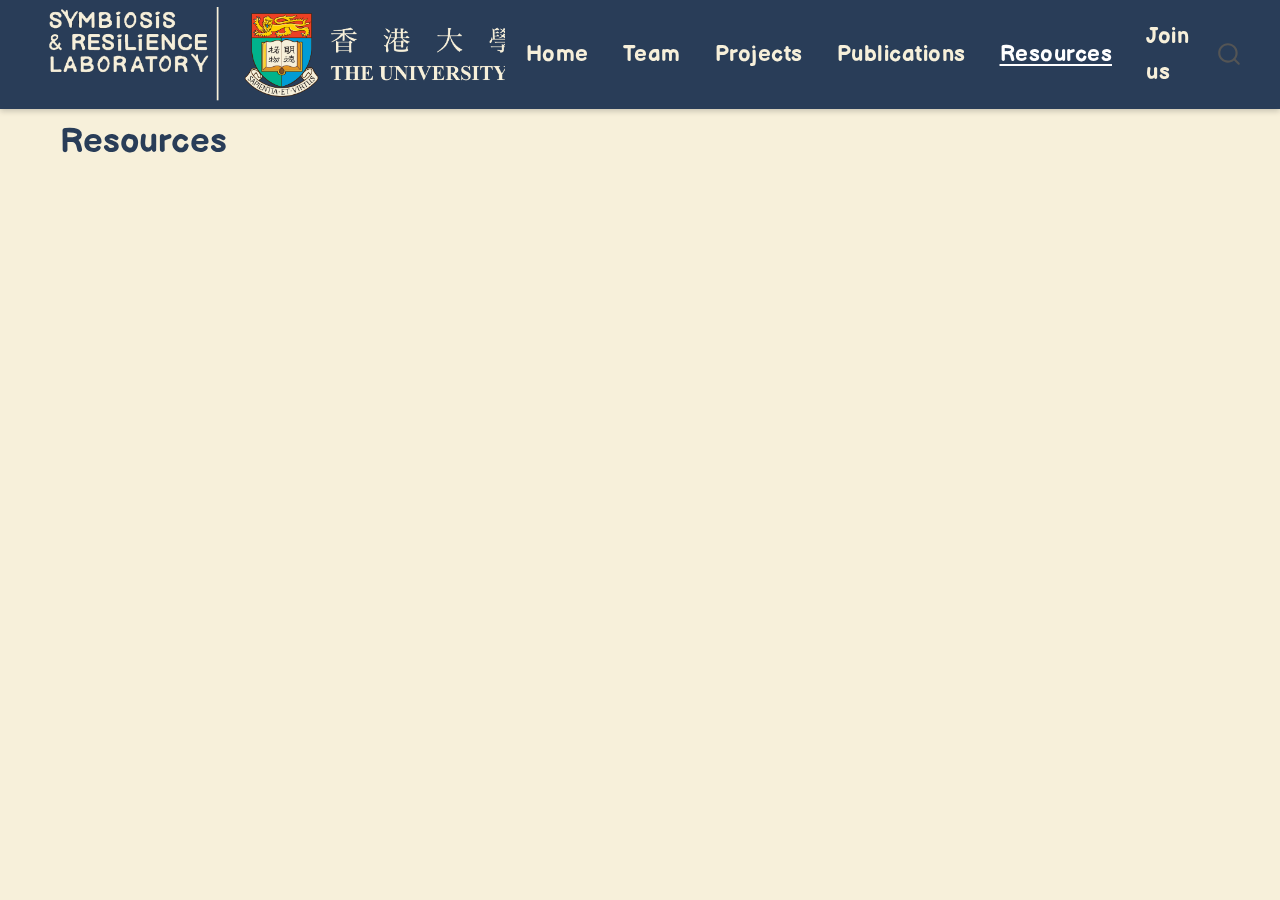
<file: Resources.html>
<!DOCTYPE html>
<html xmlns="http://www.w3.org/1999/xhtml" lang="en" xml:lang="en"><head>

<meta charset="utf-8">
<meta name="generator" content="quarto-1.5.57">

<meta name="viewport" content="width=device-width, initial-scale=1.0, user-scalable=yes">


<title>Resources – Symbiosis &amp; Resilience Laboratory</title>
<style>
code{white-space: pre-wrap;}
span.smallcaps{font-variant: small-caps;}
div.columns{display: flex; gap: min(4vw, 1.5em);}
div.column{flex: auto; overflow-x: auto;}
div.hanging-indent{margin-left: 1.5em; text-indent: -1.5em;}
ul.task-list{list-style: none;}
ul.task-list li input[type="checkbox"] {
  width: 0.8em;
  margin: 0 0.8em 0.2em -1em; /* quarto-specific, see https://github.com/quarto-dev/quarto-cli/issues/4556 */ 
  vertical-align: middle;
}
</style>


<script src="site_libs/quarto-nav/quarto-nav.js"></script>
<script src="site_libs/quarto-nav/headroom.min.js"></script>
<script src="site_libs/clipboard/clipboard.min.js"></script>
<script src="site_libs/quarto-search/autocomplete.umd.js"></script>
<script src="site_libs/quarto-search/fuse.min.js"></script>
<script src="site_libs/quarto-search/quarto-search.js"></script>
<meta name="quarto:offset" content="./">
<script src="site_libs/quarto-html/quarto.js"></script>
<script src="site_libs/quarto-html/popper.min.js"></script>
<script src="site_libs/quarto-html/tippy.umd.min.js"></script>
<script src="site_libs/quarto-html/anchor.min.js"></script>
<link href="site_libs/quarto-html/tippy.css" rel="stylesheet">
<link href="site_libs/quarto-html/quarto-syntax-highlighting.css" rel="stylesheet" id="quarto-text-highlighting-styles">
<script src="site_libs/bootstrap/bootstrap.min.js"></script>
<link href="site_libs/bootstrap/bootstrap-icons.css" rel="stylesheet">
<link href="site_libs/bootstrap/bootstrap.min.css" rel="stylesheet" id="quarto-bootstrap" data-mode="light">
<script id="quarto-search-options" type="application/json">{
  "location": "navbar",
  "copy-button": false,
  "collapse-after": 3,
  "panel-placement": "end",
  "type": "overlay",
  "limit": 50,
  "keyboard-shortcut": [
    "f",
    "/",
    "s"
  ],
  "show-item-context": false,
  "language": {
    "search-no-results-text": "No results",
    "search-matching-documents-text": "matching documents",
    "search-copy-link-title": "Copy link to search",
    "search-hide-matches-text": "Hide additional matches",
    "search-more-match-text": "more match in this document",
    "search-more-matches-text": "more matches in this document",
    "search-clear-button-title": "Clear",
    "search-text-placeholder": "",
    "search-detached-cancel-button-title": "Cancel",
    "search-submit-button-title": "Submit",
    "search-label": "Search"
  }
}</script>


<link rel="stylesheet" href="styles.css">
</head>

<body class="floating nav-fixed">

<div id="quarto-search-results"></div>
  <header id="quarto-header" class="headroom fixed-top">
    <nav class="navbar navbar-expand-lg " data-bs-theme="dark">
      <div class="navbar-container container-fluid">
      <div class="navbar-brand-container mx-auto">
    <a href="./index.html" class="navbar-brand navbar-brand-logo">
    <img src="./Images/University_of_Hong_Kong-Logo.wine_mod4.png" alt="" class="navbar-logo">
    </a>
  </div>
            <div id="quarto-search" class="" title="Search"></div>
          <button class="navbar-toggler" type="button" data-bs-toggle="collapse" data-bs-target="#navbarCollapse" aria-controls="navbarCollapse" role="menu" aria-expanded="false" aria-label="Toggle navigation" onclick="if (window.quartoToggleHeadroom) { window.quartoToggleHeadroom(); }">
  <span class="navbar-toggler-icon"></span>
</button>
          <div class="collapse navbar-collapse" id="navbarCollapse">
            <ul class="navbar-nav navbar-nav-scroll me-auto">
  <li class="nav-item">
    <a class="nav-link" href="./index.html"> 
<span class="menu-text">Home</span></a>
  </li>  
  <li class="nav-item">
    <a class="nav-link" href="./Team.html"> 
<span class="menu-text">Team</span></a>
  </li>  
  <li class="nav-item">
    <a class="nav-link" href="./Projects.html"> 
<span class="menu-text">Projects</span></a>
  </li>  
  <li class="nav-item">
    <a class="nav-link" href="./Publications.html"> 
<span class="menu-text">Publications</span></a>
  </li>  
  <li class="nav-item">
    <a class="nav-link active" href="./Resources.html" aria-current="page"> 
<span class="menu-text">Resources</span></a>
  </li>  
  <li class="nav-item">
    <a class="nav-link" href="./join-us.html"> 
<span class="menu-text">Join us</span></a>
  </li>  
</ul>
          </div> <!-- /navcollapse -->
            <div class="quarto-navbar-tools">
</div>
      </div> <!-- /container-fluid -->
    </nav>
</header>
<!-- content -->
<div id="quarto-content" class="quarto-container page-columns page-rows-contents page-layout-full page-navbar">
<!-- sidebar -->
  
<div id="quarto-sidebar-glass" class="quarto-sidebar-collapse-item" data-bs-toggle="collapse" data-bs-target=".quarto-sidebar-collapse-item"></div>
<!-- margin-sidebar -->
    <div id="quarto-margin-sidebar" class="sidebar margin-sidebar zindex-bottom">
    </div>
<!-- main -->
<main class="content column-page" id="quarto-document-content">

<header id="title-block-header" class="quarto-title-block default">
<div class="quarto-title">
<h1 class="title">Resources</h1>
</div>



<div class="quarto-title-meta column-page">

    
  
    
  </div>
  


</header>





</main> <!-- /main -->
<script id="quarto-html-after-body" type="application/javascript">
window.document.addEventListener("DOMContentLoaded", function (event) {
  const toggleBodyColorMode = (bsSheetEl) => {
    const mode = bsSheetEl.getAttribute("data-mode");
    const bodyEl = window.document.querySelector("body");
    if (mode === "dark") {
      bodyEl.classList.add("quarto-dark");
      bodyEl.classList.remove("quarto-light");
    } else {
      bodyEl.classList.add("quarto-light");
      bodyEl.classList.remove("quarto-dark");
    }
  }
  const toggleBodyColorPrimary = () => {
    const bsSheetEl = window.document.querySelector("link#quarto-bootstrap");
    if (bsSheetEl) {
      toggleBodyColorMode(bsSheetEl);
    }
  }
  toggleBodyColorPrimary();  
  const icon = "";
  const anchorJS = new window.AnchorJS();
  anchorJS.options = {
    placement: 'right',
    icon: icon
  };
  anchorJS.add('.anchored');
  const isCodeAnnotation = (el) => {
    for (const clz of el.classList) {
      if (clz.startsWith('code-annotation-')) {                     
        return true;
      }
    }
    return false;
  }
  const onCopySuccess = function(e) {
    // button target
    const button = e.trigger;
    // don't keep focus
    button.blur();
    // flash "checked"
    button.classList.add('code-copy-button-checked');
    var currentTitle = button.getAttribute("title");
    button.setAttribute("title", "Copied!");
    let tooltip;
    if (window.bootstrap) {
      button.setAttribute("data-bs-toggle", "tooltip");
      button.setAttribute("data-bs-placement", "left");
      button.setAttribute("data-bs-title", "Copied!");
      tooltip = new bootstrap.Tooltip(button, 
        { trigger: "manual", 
          customClass: "code-copy-button-tooltip",
          offset: [0, -8]});
      tooltip.show();    
    }
    setTimeout(function() {
      if (tooltip) {
        tooltip.hide();
        button.removeAttribute("data-bs-title");
        button.removeAttribute("data-bs-toggle");
        button.removeAttribute("data-bs-placement");
      }
      button.setAttribute("title", currentTitle);
      button.classList.remove('code-copy-button-checked');
    }, 1000);
    // clear code selection
    e.clearSelection();
  }
  const getTextToCopy = function(trigger) {
      const codeEl = trigger.previousElementSibling.cloneNode(true);
      for (const childEl of codeEl.children) {
        if (isCodeAnnotation(childEl)) {
          childEl.remove();
        }
      }
      return codeEl.innerText;
  }
  const clipboard = new window.ClipboardJS('.code-copy-button:not([data-in-quarto-modal])', {
    text: getTextToCopy
  });
  clipboard.on('success', onCopySuccess);
  if (window.document.getElementById('quarto-embedded-source-code-modal')) {
    // For code content inside modals, clipBoardJS needs to be initialized with a container option
    // TODO: Check when it could be a function (https://github.com/zenorocha/clipboard.js/issues/860)
    const clipboardModal = new window.ClipboardJS('.code-copy-button[data-in-quarto-modal]', {
      text: getTextToCopy,
      container: window.document.getElementById('quarto-embedded-source-code-modal')
    });
    clipboardModal.on('success', onCopySuccess);
  }
    var localhostRegex = new RegExp(/^(?:http|https):\/\/localhost\:?[0-9]*\//);
    var mailtoRegex = new RegExp(/^mailto:/);
      var filterRegex = new RegExp('/' + window.location.host + '/');
    var isInternal = (href) => {
        return filterRegex.test(href) || localhostRegex.test(href) || mailtoRegex.test(href);
    }
    // Inspect non-navigation links and adorn them if external
 	var links = window.document.querySelectorAll('a[href]:not(.nav-link):not(.navbar-brand):not(.toc-action):not(.sidebar-link):not(.sidebar-item-toggle):not(.pagination-link):not(.no-external):not([aria-hidden]):not(.dropdown-item):not(.quarto-navigation-tool):not(.about-link)');
    for (var i=0; i<links.length; i++) {
      const link = links[i];
      if (!isInternal(link.href)) {
        // undo the damage that might have been done by quarto-nav.js in the case of
        // links that we want to consider external
        if (link.dataset.originalHref !== undefined) {
          link.href = link.dataset.originalHref;
        }
      }
    }
  function tippyHover(el, contentFn, onTriggerFn, onUntriggerFn) {
    const config = {
      allowHTML: true,
      maxWidth: 500,
      delay: 100,
      arrow: false,
      appendTo: function(el) {
          return el.parentElement;
      },
      interactive: true,
      interactiveBorder: 10,
      theme: 'quarto',
      placement: 'bottom-start',
    };
    if (contentFn) {
      config.content = contentFn;
    }
    if (onTriggerFn) {
      config.onTrigger = onTriggerFn;
    }
    if (onUntriggerFn) {
      config.onUntrigger = onUntriggerFn;
    }
    window.tippy(el, config); 
  }
  const noterefs = window.document.querySelectorAll('a[role="doc-noteref"]');
  for (var i=0; i<noterefs.length; i++) {
    const ref = noterefs[i];
    tippyHover(ref, function() {
      // use id or data attribute instead here
      let href = ref.getAttribute('data-footnote-href') || ref.getAttribute('href');
      try { href = new URL(href).hash; } catch {}
      const id = href.replace(/^#\/?/, "");
      const note = window.document.getElementById(id);
      if (note) {
        return note.innerHTML;
      } else {
        return "";
      }
    });
  }
  const xrefs = window.document.querySelectorAll('a.quarto-xref');
  const processXRef = (id, note) => {
    // Strip column container classes
    const stripColumnClz = (el) => {
      el.classList.remove("page-full", "page-columns");
      if (el.children) {
        for (const child of el.children) {
          stripColumnClz(child);
        }
      }
    }
    stripColumnClz(note)
    if (id === null || id.startsWith('sec-')) {
      // Special case sections, only their first couple elements
      const container = document.createElement("div");
      if (note.children && note.children.length > 2) {
        container.appendChild(note.children[0].cloneNode(true));
        for (let i = 1; i < note.children.length; i++) {
          const child = note.children[i];
          if (child.tagName === "P" && child.innerText === "") {
            continue;
          } else {
            container.appendChild(child.cloneNode(true));
            break;
          }
        }
        if (window.Quarto?.typesetMath) {
          window.Quarto.typesetMath(container);
        }
        return container.innerHTML
      } else {
        if (window.Quarto?.typesetMath) {
          window.Quarto.typesetMath(note);
        }
        return note.innerHTML;
      }
    } else {
      // Remove any anchor links if they are present
      const anchorLink = note.querySelector('a.anchorjs-link');
      if (anchorLink) {
        anchorLink.remove();
      }
      if (window.Quarto?.typesetMath) {
        window.Quarto.typesetMath(note);
      }
      // TODO in 1.5, we should make sure this works without a callout special case
      if (note.classList.contains("callout")) {
        return note.outerHTML;
      } else {
        return note.innerHTML;
      }
    }
  }
  for (var i=0; i<xrefs.length; i++) {
    const xref = xrefs[i];
    tippyHover(xref, undefined, function(instance) {
      instance.disable();
      let url = xref.getAttribute('href');
      let hash = undefined; 
      if (url.startsWith('#')) {
        hash = url;
      } else {
        try { hash = new URL(url).hash; } catch {}
      }
      if (hash) {
        const id = hash.replace(/^#\/?/, "");
        const note = window.document.getElementById(id);
        if (note !== null) {
          try {
            const html = processXRef(id, note.cloneNode(true));
            instance.setContent(html);
          } finally {
            instance.enable();
            instance.show();
          }
        } else {
          // See if we can fetch this
          fetch(url.split('#')[0])
          .then(res => res.text())
          .then(html => {
            const parser = new DOMParser();
            const htmlDoc = parser.parseFromString(html, "text/html");
            const note = htmlDoc.getElementById(id);
            if (note !== null) {
              const html = processXRef(id, note);
              instance.setContent(html);
            } 
          }).finally(() => {
            instance.enable();
            instance.show();
          });
        }
      } else {
        // See if we can fetch a full url (with no hash to target)
        // This is a special case and we should probably do some content thinning / targeting
        fetch(url)
        .then(res => res.text())
        .then(html => {
          const parser = new DOMParser();
          const htmlDoc = parser.parseFromString(html, "text/html");
          const note = htmlDoc.querySelector('main.content');
          if (note !== null) {
            // This should only happen for chapter cross references
            // (since there is no id in the URL)
            // remove the first header
            if (note.children.length > 0 && note.children[0].tagName === "HEADER") {
              note.children[0].remove();
            }
            const html = processXRef(null, note);
            instance.setContent(html);
          } 
        }).finally(() => {
          instance.enable();
          instance.show();
        });
      }
    }, function(instance) {
    });
  }
      let selectedAnnoteEl;
      const selectorForAnnotation = ( cell, annotation) => {
        let cellAttr = 'data-code-cell="' + cell + '"';
        let lineAttr = 'data-code-annotation="' +  annotation + '"';
        const selector = 'span[' + cellAttr + '][' + lineAttr + ']';
        return selector;
      }
      const selectCodeLines = (annoteEl) => {
        const doc = window.document;
        const targetCell = annoteEl.getAttribute("data-target-cell");
        const targetAnnotation = annoteEl.getAttribute("data-target-annotation");
        const annoteSpan = window.document.querySelector(selectorForAnnotation(targetCell, targetAnnotation));
        const lines = annoteSpan.getAttribute("data-code-lines").split(",");
        const lineIds = lines.map((line) => {
          return targetCell + "-" + line;
        })
        let top = null;
        let height = null;
        let parent = null;
        if (lineIds.length > 0) {
            //compute the position of the single el (top and bottom and make a div)
            const el = window.document.getElementById(lineIds[0]);
            top = el.offsetTop;
            height = el.offsetHeight;
            parent = el.parentElement.parentElement;
          if (lineIds.length > 1) {
            const lastEl = window.document.getElementById(lineIds[lineIds.length - 1]);
            const bottom = lastEl.offsetTop + lastEl.offsetHeight;
            height = bottom - top;
          }
          if (top !== null && height !== null && parent !== null) {
            // cook up a div (if necessary) and position it 
            let div = window.document.getElementById("code-annotation-line-highlight");
            if (div === null) {
              div = window.document.createElement("div");
              div.setAttribute("id", "code-annotation-line-highlight");
              div.style.position = 'absolute';
              parent.appendChild(div);
            }
            div.style.top = top - 2 + "px";
            div.style.height = height + 4 + "px";
            div.style.left = 0;
            let gutterDiv = window.document.getElementById("code-annotation-line-highlight-gutter");
            if (gutterDiv === null) {
              gutterDiv = window.document.createElement("div");
              gutterDiv.setAttribute("id", "code-annotation-line-highlight-gutter");
              gutterDiv.style.position = 'absolute';
              const codeCell = window.document.getElementById(targetCell);
              const gutter = codeCell.querySelector('.code-annotation-gutter');
              gutter.appendChild(gutterDiv);
            }
            gutterDiv.style.top = top - 2 + "px";
            gutterDiv.style.height = height + 4 + "px";
          }
          selectedAnnoteEl = annoteEl;
        }
      };
      const unselectCodeLines = () => {
        const elementsIds = ["code-annotation-line-highlight", "code-annotation-line-highlight-gutter"];
        elementsIds.forEach((elId) => {
          const div = window.document.getElementById(elId);
          if (div) {
            div.remove();
          }
        });
        selectedAnnoteEl = undefined;
      };
        // Handle positioning of the toggle
    window.addEventListener(
      "resize",
      throttle(() => {
        elRect = undefined;
        if (selectedAnnoteEl) {
          selectCodeLines(selectedAnnoteEl);
        }
      }, 10)
    );
    function throttle(fn, ms) {
    let throttle = false;
    let timer;
      return (...args) => {
        if(!throttle) { // first call gets through
            fn.apply(this, args);
            throttle = true;
        } else { // all the others get throttled
            if(timer) clearTimeout(timer); // cancel #2
            timer = setTimeout(() => {
              fn.apply(this, args);
              timer = throttle = false;
            }, ms);
        }
      };
    }
      // Attach click handler to the DT
      const annoteDls = window.document.querySelectorAll('dt[data-target-cell]');
      for (const annoteDlNode of annoteDls) {
        annoteDlNode.addEventListener('click', (event) => {
          const clickedEl = event.target;
          if (clickedEl !== selectedAnnoteEl) {
            unselectCodeLines();
            const activeEl = window.document.querySelector('dt[data-target-cell].code-annotation-active');
            if (activeEl) {
              activeEl.classList.remove('code-annotation-active');
            }
            selectCodeLines(clickedEl);
            clickedEl.classList.add('code-annotation-active');
          } else {
            // Unselect the line
            unselectCodeLines();
            clickedEl.classList.remove('code-annotation-active');
          }
        });
      }
  const findCites = (el) => {
    const parentEl = el.parentElement;
    if (parentEl) {
      const cites = parentEl.dataset.cites;
      if (cites) {
        return {
          el,
          cites: cites.split(' ')
        };
      } else {
        return findCites(el.parentElement)
      }
    } else {
      return undefined;
    }
  };
  var bibliorefs = window.document.querySelectorAll('a[role="doc-biblioref"]');
  for (var i=0; i<bibliorefs.length; i++) {
    const ref = bibliorefs[i];
    const citeInfo = findCites(ref);
    if (citeInfo) {
      tippyHover(citeInfo.el, function() {
        var popup = window.document.createElement('div');
        citeInfo.cites.forEach(function(cite) {
          var citeDiv = window.document.createElement('div');
          citeDiv.classList.add('hanging-indent');
          citeDiv.classList.add('csl-entry');
          var biblioDiv = window.document.getElementById('ref-' + cite);
          if (biblioDiv) {
            citeDiv.innerHTML = biblioDiv.innerHTML;
          }
          popup.appendChild(citeDiv);
        });
        return popup.innerHTML;
      });
    }
  }
});
</script>
</div> <!-- /content -->




</body></html>
</file>
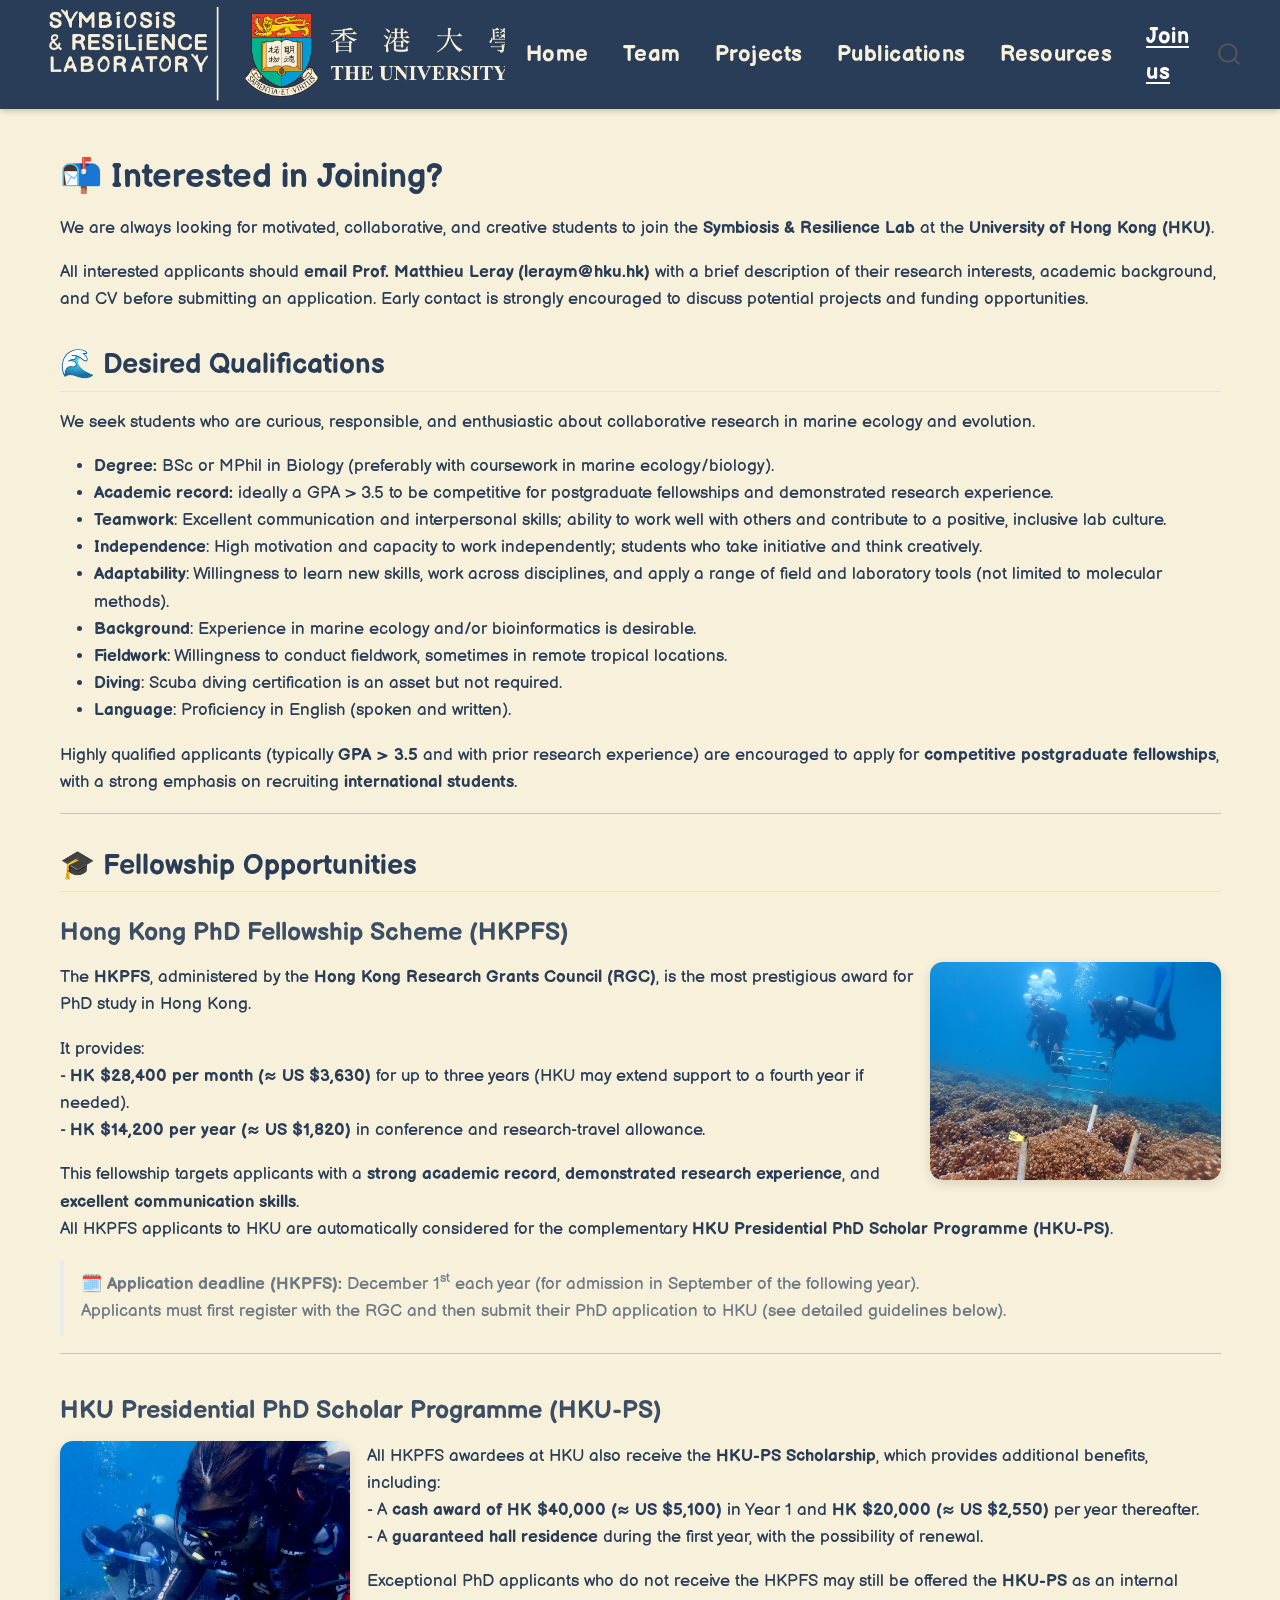
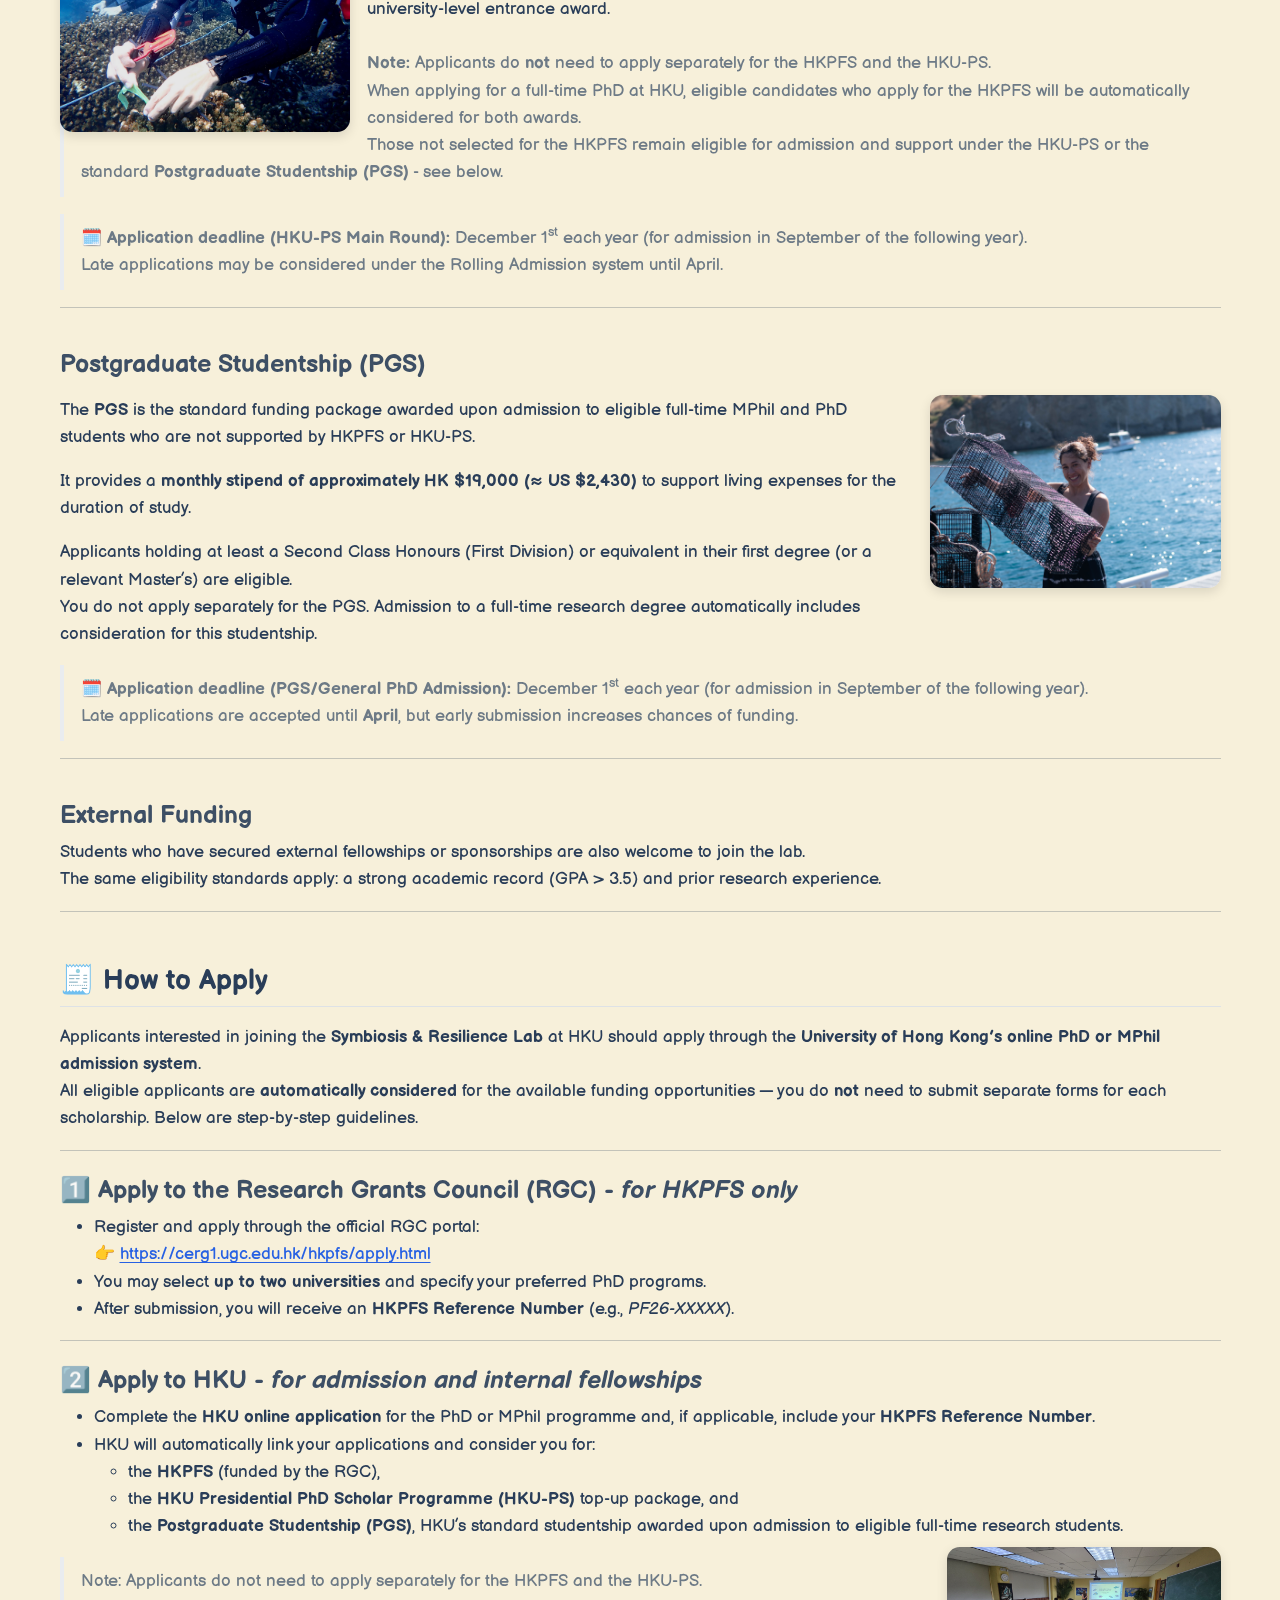
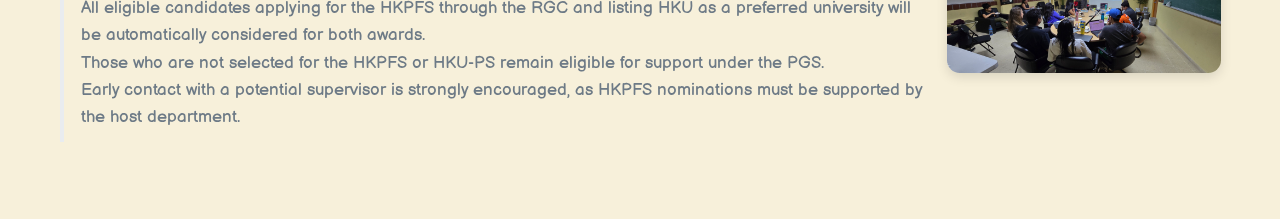
<file: docs/join-us.html>
<!DOCTYPE html>
<html xmlns="http://www.w3.org/1999/xhtml" lang="en" xml:lang="en"><head>

<meta charset="utf-8">
<meta name="generator" content="quarto-1.5.57">

<meta name="viewport" content="width=device-width, initial-scale=1.0, user-scalable=yes">


<title>join-us – Symbiosis &amp; Resilience Laboratory</title>
<style>
code{white-space: pre-wrap;}
span.smallcaps{font-variant: small-caps;}
div.columns{display: flex; gap: min(4vw, 1.5em);}
div.column{flex: auto; overflow-x: auto;}
div.hanging-indent{margin-left: 1.5em; text-indent: -1.5em;}
ul.task-list{list-style: none;}
ul.task-list li input[type="checkbox"] {
  width: 0.8em;
  margin: 0 0.8em 0.2em -1em; /* quarto-specific, see https://github.com/quarto-dev/quarto-cli/issues/4556 */ 
  vertical-align: middle;
}
</style>


<script src="site_libs/quarto-nav/quarto-nav.js"></script>
<script src="site_libs/quarto-nav/headroom.min.js"></script>
<script src="site_libs/clipboard/clipboard.min.js"></script>
<script src="site_libs/quarto-search/autocomplete.umd.js"></script>
<script src="site_libs/quarto-search/fuse.min.js"></script>
<script src="site_libs/quarto-search/quarto-search.js"></script>
<meta name="quarto:offset" content="./">
<script src="site_libs/quarto-html/quarto.js"></script>
<script src="site_libs/quarto-html/popper.min.js"></script>
<script src="site_libs/quarto-html/tippy.umd.min.js"></script>
<script src="site_libs/quarto-html/anchor.min.js"></script>
<link href="site_libs/quarto-html/tippy.css" rel="stylesheet">
<link href="site_libs/quarto-html/quarto-syntax-highlighting.css" rel="stylesheet" id="quarto-text-highlighting-styles">
<script src="site_libs/bootstrap/bootstrap.min.js"></script>
<link href="site_libs/bootstrap/bootstrap-icons.css" rel="stylesheet">
<link href="site_libs/bootstrap/bootstrap.min.css" rel="stylesheet" id="quarto-bootstrap" data-mode="light">
<script id="quarto-search-options" type="application/json">{
  "location": "navbar",
  "copy-button": false,
  "collapse-after": 3,
  "panel-placement": "end",
  "type": "overlay",
  "limit": 50,
  "keyboard-shortcut": [
    "f",
    "/",
    "s"
  ],
  "show-item-context": false,
  "language": {
    "search-no-results-text": "No results",
    "search-matching-documents-text": "matching documents",
    "search-copy-link-title": "Copy link to search",
    "search-hide-matches-text": "Hide additional matches",
    "search-more-match-text": "more match in this document",
    "search-more-matches-text": "more matches in this document",
    "search-clear-button-title": "Clear",
    "search-text-placeholder": "",
    "search-detached-cancel-button-title": "Cancel",
    "search-submit-button-title": "Submit",
    "search-label": "Search"
  }
}</script>


<link rel="stylesheet" href="styles.css">
</head>

<body class="floating nav-fixed">

<div id="quarto-search-results"></div>
  <header id="quarto-header" class="headroom fixed-top">
    <nav class="navbar navbar-expand-lg " data-bs-theme="dark">
      <div class="navbar-container container-fluid">
      <div class="navbar-brand-container mx-auto">
    <a href="./index.html" class="navbar-brand navbar-brand-logo">
    <img src="./Images/University_of_Hong_Kong-Logo.wine_mod4.png" alt="" class="navbar-logo">
    </a>
  </div>
            <div id="quarto-search" class="" title="Search"></div>
          <button class="navbar-toggler" type="button" data-bs-toggle="collapse" data-bs-target="#navbarCollapse" aria-controls="navbarCollapse" role="menu" aria-expanded="false" aria-label="Toggle navigation" onclick="if (window.quartoToggleHeadroom) { window.quartoToggleHeadroom(); }">
  <span class="navbar-toggler-icon"></span>
</button>
          <div class="collapse navbar-collapse" id="navbarCollapse">
            <ul class="navbar-nav navbar-nav-scroll me-auto">
  <li class="nav-item">
    <a class="nav-link" href="./index.html"> 
<span class="menu-text">Home</span></a>
  </li>  
  <li class="nav-item">
    <a class="nav-link" href="./Team.html"> 
<span class="menu-text">Team</span></a>
  </li>  
  <li class="nav-item">
    <a class="nav-link" href="./Projects.html"> 
<span class="menu-text">Projects</span></a>
  </li>  
  <li class="nav-item">
    <a class="nav-link" href="./Publications.html"> 
<span class="menu-text">Publications</span></a>
  </li>  
  <li class="nav-item">
    <a class="nav-link" href="./Resources.html"> 
<span class="menu-text">Resources</span></a>
  </li>  
  <li class="nav-item">
    <a class="nav-link active" href="./join-us.html" aria-current="page"> 
<span class="menu-text">Join us</span></a>
  </li>  
</ul>
          </div> <!-- /navcollapse -->
            <div class="quarto-navbar-tools">
</div>
      </div> <!-- /container-fluid -->
    </nav>
</header>
<!-- content -->
<div id="quarto-content" class="quarto-container page-columns page-rows-contents page-layout-full page-navbar">
<!-- sidebar -->
  
<div id="quarto-sidebar-glass" class="quarto-sidebar-collapse-item" data-bs-toggle="collapse" data-bs-target=".quarto-sidebar-collapse-item"></div>
<!-- margin-sidebar -->
    <div id="quarto-margin-sidebar" class="sidebar margin-sidebar zindex-bottom">
    </div>
<!-- main -->
<main class="content column-page" id="quarto-document-content">




<section id="interested-in-joining" class="level1">
<h1>📬 Interested in Joining?</h1>
<p>We are always looking for motivated, collaborative, and creative students to join the <strong>Symbiosis &amp; Resilience Lab</strong> at the <strong>University of Hong Kong (HKU)</strong>.</p>
<p>All interested applicants should <strong>email Prof.&nbsp;Matthieu Leray (leraym@hku.hk)</strong> with a brief description of their research interests, academic background, and CV before submitting an application. Early contact is strongly encouraged to discuss potential projects and funding opportunities.</p>
<section id="desired-qualifications" class="level2">
<h2 class="anchored" data-anchor-id="desired-qualifications">🌊 Desired Qualifications</h2>
<p>We seek students who are curious, responsible, and enthusiastic about collaborative research in marine ecology and evolution.</p>
<ul>
<li><strong>Degree:</strong> BSc or MPhil in Biology (preferably with coursework in marine ecology/biology).</li>
<li><strong>Academic record:</strong> ideally a GPA &gt; 3.5 to be competitive for postgraduate fellowships and demonstrated research experience.</li>
<li><strong>Teamwork</strong>: Excellent communication and interpersonal skills; ability to work well with others and contribute to a positive, inclusive lab culture.</li>
<li><strong>Independence</strong>: High motivation and capacity to work independently; students who take initiative and think creatively.</li>
<li><strong>Adaptability</strong>: Willingness to learn new skills, work across disciplines, and apply a range of field and laboratory tools (not limited to molecular methods).</li>
<li><strong>Background</strong>: Experience in marine ecology and/or bioinformatics is desirable.</li>
<li><strong>Fieldwork</strong>: Willingness to conduct fieldwork, sometimes in remote tropical locations.</li>
<li><strong>Diving</strong>: Scuba diving certification is an asset but not required.</li>
<li><strong>Language</strong>: Proficiency in English (spoken and written).</li>
</ul>
<p>Highly qualified applicants (typically <strong>GPA &gt; 3.5</strong> and with prior research experience) are encouraged to apply for <strong>competitive postgraduate fellowships</strong>, with a strong emphasis on recruiting <strong>international students</strong>.</p>
<hr>
</section>
<section id="fellowship-opportunities" class="level2">
<h2 class="anchored" data-anchor-id="fellowship-opportunities">🎓 Fellowship Opportunities</h2>
<section id="hong-kong-phd-fellowship-scheme-hkpfs" class="level3">
<h3 class="anchored" data-anchor-id="hong-kong-phd-fellowship-scheme-hkpfs">Hong Kong PhD Fellowship Scheme (HKPFS)</h3>
<p><img src="Images/P4160604.JPG" class="join-inline-right img-fluid" alt="Coral reef fieldwork"></p>
<p>The <strong>HKPFS</strong>, administered by the <strong>Hong Kong Research Grants Council (RGC)</strong>, is the most prestigious award for PhD study in Hong Kong.</p>
<p>It provides:<br>
- <strong>HK $28,400 per month (≈ US $3,630)</strong> for up to three years (HKU may extend support to a fourth year if needed).<br>
- <strong>HK $14,200 per year (≈ US $1,820)</strong> in conference and research-travel allowance.</p>
<p>This fellowship targets applicants with a <strong>strong academic record</strong>, <strong>demonstrated research experience</strong>, and <strong>excellent communication skills</strong>.<br>
All HKPFS applicants to HKU are automatically considered for the complementary <strong>HKU Presidential PhD Scholar Programme (HKU-PS)</strong>.</p>
<blockquote class="blockquote">
<p>🗓️ <strong>Application deadline (HKPFS):</strong> December 1<sup>st</sup> each year (for admission in September of the following year).<br>
Applicants must first register with the RGC and then submit their PhD application to HKU (see detailed guidelines below).</p>
</blockquote>
<hr>
</section>
<section id="hku-presidential-phd-scholar-programme-hku-ps" class="level3">
<h3 class="anchored" data-anchor-id="hku-presidential-phd-scholar-programme-hku-ps">HKU Presidential PhD Scholar Programme (HKU-PS)</h3>
<p><img src="Images/P1012082.JPG" class="join-inline-left img-fluid" alt="Fieldwork with HKU students"></p>
<p>All HKPFS awardees at HKU also receive the <strong>HKU-PS Scholarship</strong>, which provides additional benefits, including:<br>
- A <strong>cash award of HK $40,000 (≈ US $5,100)</strong> in Year 1 and <strong>HK $20,000 (≈ US $2,550)</strong> per year thereafter.<br>
- A <strong>guaranteed hall residence</strong> during the first year, with the possibility of renewal.</p>
<p>Exceptional PhD applicants who do not receive the HKPFS may still be offered the <strong>HKU-PS</strong> as an internal university-level entrance award.</p>
<blockquote class="blockquote">
<p><strong>Note:</strong> Applicants do <strong>not</strong> need to apply separately for the HKPFS and the HKU-PS.<br>
When applying for a full-time PhD at HKU, eligible candidates who apply for the HKPFS will be automatically considered for both awards.<br>
Those not selected for the HKPFS remain eligible for admission and support under the HKU-PS or the standard <strong>Postgraduate Studentship (PGS)</strong> - see below.</p>
</blockquote>
<blockquote class="blockquote">
<p>🗓️ <strong>Application deadline (HKU-PS Main Round):</strong> December 1<sup>st</sup> each year (for admission in September of the following year).<br>
Late applications may be considered under the Rolling Admission system until April.</p>
</blockquote>
<hr>
</section>
<section id="postgraduate-studentship-pgs" class="level3">
<h3 class="anchored" data-anchor-id="postgraduate-studentship-pgs">Postgraduate Studentship (PGS)</h3>
<p><img src="Images/Natasha-Hinojosa.jpeg" class="join-inline-right img-fluid" alt="Lab member conducting research"></p>
<p>The <strong>PGS</strong> is the standard funding package awarded upon admission to eligible full-time MPhil and PhD students who are not supported by HKPFS or HKU-PS.</p>
<p>It provides a <strong>monthly stipend of approximately HK $19,000 (≈ US $2,430)</strong> to support living expenses for the duration of study.</p>
<p>Applicants holding at least a Second Class Honours (First Division) or equivalent in their first degree (or a relevant Master’s) are eligible.<br>
You do not apply separately for the PGS. Admission to a full-time research degree automatically includes consideration for this studentship.</p>
<blockquote class="blockquote">
<p>🗓️ <strong>Application deadline (PGS/General PhD Admission):</strong> December 1<sup>st</sup> each year (for admission in September of the following year).<br>
Late applications are accepted until <strong>April</strong>, but early submission increases chances of funding.</p>
</blockquote>
<hr>
</section>
<section id="external-funding" class="level3">
<h3 class="anchored" data-anchor-id="external-funding">External Funding</h3>
<p>Students who have secured external fellowships or sponsorships are also welcome to join the lab.<br>
The same eligibility standards apply: a strong academic record (GPA &gt; 3.5) and prior research experience.</p>
<hr>
</section>
</section>
<section id="how-to-apply" class="level2">
<h2 class="anchored" data-anchor-id="how-to-apply">🧾 How to Apply</h2>
<p>Applicants interested in joining the <strong>Symbiosis &amp; Resilience Lab</strong> at HKU should apply through the <strong>University of Hong Kong’s online PhD or MPhil admission system</strong>.<br>
All eligible applicants are <strong>automatically considered</strong> for the available funding opportunities — you do <strong>not</strong> need to submit separate forms for each scholarship. Below are step-by-step guidelines.</p>
<hr>
<section id="apply-to-the-research-grants-council-rgc---for-hkpfs-only" class="level3">
<h3 class="anchored" data-anchor-id="apply-to-the-research-grants-council-rgc---for-hkpfs-only">1️⃣ Apply to the Research Grants Council (RGC) - <em>for HKPFS only</em></h3>
<ul>
<li>Register and apply through the official RGC portal:<br>
👉 <a href="https://cerg1.ugc.edu.hk/hkpfs/apply.html" class="uri">https://cerg1.ugc.edu.hk/hkpfs/apply.html</a><br>
</li>
<li>You may select <strong>up to two universities</strong> and specify your preferred PhD programs.<br>
</li>
<li>After submission, you will receive an <strong>HKPFS Reference Number</strong> (e.g., <em>PF26-XXXXX</em>).</li>
</ul>
<hr>
</section>
<section id="apply-to-hku---for-admission-and-internal-fellowships" class="level3">
<h3 class="anchored" data-anchor-id="apply-to-hku---for-admission-and-internal-fellowships">2️⃣ Apply to HKU - <em>for admission and internal fellowships</em></h3>
<ul>
<li>Complete the <strong>HKU online application</strong> for the PhD or MPhil programme and, if applicable, include your <strong>HKPFS Reference Number</strong>.<br>
</li>
<li>HKU will automatically link your applications and consider you for:
<ul>
<li>the <strong>HKPFS</strong> (funded by the RGC),<br>
</li>
<li>the <strong>HKU Presidential PhD Scholar Programme (HKU-PS)</strong> top-up package, and<br>
</li>
<li>the <strong>Postgraduate Studentship (PGS)</strong>, HKU’s standard studentship awarded upon admission to eligible full-time research students. <img src="Images/STRI-lab-meeting.jpg" class="join-inline-right img-fluid" alt="Lab member conducting research" width="6000"></li>
</ul></li>
</ul>
<blockquote class="blockquote">
<p>Note: Applicants do not need to apply separately for the HKPFS and the HKU-PS.<br>
All eligible candidates applying for the HKPFS through the RGC and listing HKU as a preferred university will be automatically considered for both awards.<br>
Those who are not selected for the HKPFS or HKU-PS remain eligible for support under the PGS.<br>
Early contact with a potential supervisor is strongly encouraged, as HKPFS nominations must be supported by the host department.</p>
</blockquote>


</section>
</section>
</section>

</main> <!-- /main -->
<script id="quarto-html-after-body" type="application/javascript">
window.document.addEventListener("DOMContentLoaded", function (event) {
  const toggleBodyColorMode = (bsSheetEl) => {
    const mode = bsSheetEl.getAttribute("data-mode");
    const bodyEl = window.document.querySelector("body");
    if (mode === "dark") {
      bodyEl.classList.add("quarto-dark");
      bodyEl.classList.remove("quarto-light");
    } else {
      bodyEl.classList.add("quarto-light");
      bodyEl.classList.remove("quarto-dark");
    }
  }
  const toggleBodyColorPrimary = () => {
    const bsSheetEl = window.document.querySelector("link#quarto-bootstrap");
    if (bsSheetEl) {
      toggleBodyColorMode(bsSheetEl);
    }
  }
  toggleBodyColorPrimary();  
  const icon = "";
  const anchorJS = new window.AnchorJS();
  anchorJS.options = {
    placement: 'right',
    icon: icon
  };
  anchorJS.add('.anchored');
  const isCodeAnnotation = (el) => {
    for (const clz of el.classList) {
      if (clz.startsWith('code-annotation-')) {                     
        return true;
      }
    }
    return false;
  }
  const onCopySuccess = function(e) {
    // button target
    const button = e.trigger;
    // don't keep focus
    button.blur();
    // flash "checked"
    button.classList.add('code-copy-button-checked');
    var currentTitle = button.getAttribute("title");
    button.setAttribute("title", "Copied!");
    let tooltip;
    if (window.bootstrap) {
      button.setAttribute("data-bs-toggle", "tooltip");
      button.setAttribute("data-bs-placement", "left");
      button.setAttribute("data-bs-title", "Copied!");
      tooltip = new bootstrap.Tooltip(button, 
        { trigger: "manual", 
          customClass: "code-copy-button-tooltip",
          offset: [0, -8]});
      tooltip.show();    
    }
    setTimeout(function() {
      if (tooltip) {
        tooltip.hide();
        button.removeAttribute("data-bs-title");
        button.removeAttribute("data-bs-toggle");
        button.removeAttribute("data-bs-placement");
      }
      button.setAttribute("title", currentTitle);
      button.classList.remove('code-copy-button-checked');
    }, 1000);
    // clear code selection
    e.clearSelection();
  }
  const getTextToCopy = function(trigger) {
      const codeEl = trigger.previousElementSibling.cloneNode(true);
      for (const childEl of codeEl.children) {
        if (isCodeAnnotation(childEl)) {
          childEl.remove();
        }
      }
      return codeEl.innerText;
  }
  const clipboard = new window.ClipboardJS('.code-copy-button:not([data-in-quarto-modal])', {
    text: getTextToCopy
  });
  clipboard.on('success', onCopySuccess);
  if (window.document.getElementById('quarto-embedded-source-code-modal')) {
    // For code content inside modals, clipBoardJS needs to be initialized with a container option
    // TODO: Check when it could be a function (https://github.com/zenorocha/clipboard.js/issues/860)
    const clipboardModal = new window.ClipboardJS('.code-copy-button[data-in-quarto-modal]', {
      text: getTextToCopy,
      container: window.document.getElementById('quarto-embedded-source-code-modal')
    });
    clipboardModal.on('success', onCopySuccess);
  }
    var localhostRegex = new RegExp(/^(?:http|https):\/\/localhost\:?[0-9]*\//);
    var mailtoRegex = new RegExp(/^mailto:/);
      var filterRegex = new RegExp('/' + window.location.host + '/');
    var isInternal = (href) => {
        return filterRegex.test(href) || localhostRegex.test(href) || mailtoRegex.test(href);
    }
    // Inspect non-navigation links and adorn them if external
 	var links = window.document.querySelectorAll('a[href]:not(.nav-link):not(.navbar-brand):not(.toc-action):not(.sidebar-link):not(.sidebar-item-toggle):not(.pagination-link):not(.no-external):not([aria-hidden]):not(.dropdown-item):not(.quarto-navigation-tool):not(.about-link)');
    for (var i=0; i<links.length; i++) {
      const link = links[i];
      if (!isInternal(link.href)) {
        // undo the damage that might have been done by quarto-nav.js in the case of
        // links that we want to consider external
        if (link.dataset.originalHref !== undefined) {
          link.href = link.dataset.originalHref;
        }
      }
    }
  function tippyHover(el, contentFn, onTriggerFn, onUntriggerFn) {
    const config = {
      allowHTML: true,
      maxWidth: 500,
      delay: 100,
      arrow: false,
      appendTo: function(el) {
          return el.parentElement;
      },
      interactive: true,
      interactiveBorder: 10,
      theme: 'quarto',
      placement: 'bottom-start',
    };
    if (contentFn) {
      config.content = contentFn;
    }
    if (onTriggerFn) {
      config.onTrigger = onTriggerFn;
    }
    if (onUntriggerFn) {
      config.onUntrigger = onUntriggerFn;
    }
    window.tippy(el, config); 
  }
  const noterefs = window.document.querySelectorAll('a[role="doc-noteref"]');
  for (var i=0; i<noterefs.length; i++) {
    const ref = noterefs[i];
    tippyHover(ref, function() {
      // use id or data attribute instead here
      let href = ref.getAttribute('data-footnote-href') || ref.getAttribute('href');
      try { href = new URL(href).hash; } catch {}
      const id = href.replace(/^#\/?/, "");
      const note = window.document.getElementById(id);
      if (note) {
        return note.innerHTML;
      } else {
        return "";
      }
    });
  }
  const xrefs = window.document.querySelectorAll('a.quarto-xref');
  const processXRef = (id, note) => {
    // Strip column container classes
    const stripColumnClz = (el) => {
      el.classList.remove("page-full", "page-columns");
      if (el.children) {
        for (const child of el.children) {
          stripColumnClz(child);
        }
      }
    }
    stripColumnClz(note)
    if (id === null || id.startsWith('sec-')) {
      // Special case sections, only their first couple elements
      const container = document.createElement("div");
      if (note.children && note.children.length > 2) {
        container.appendChild(note.children[0].cloneNode(true));
        for (let i = 1; i < note.children.length; i++) {
          const child = note.children[i];
          if (child.tagName === "P" && child.innerText === "") {
            continue;
          } else {
            container.appendChild(child.cloneNode(true));
            break;
          }
        }
        if (window.Quarto?.typesetMath) {
          window.Quarto.typesetMath(container);
        }
        return container.innerHTML
      } else {
        if (window.Quarto?.typesetMath) {
          window.Quarto.typesetMath(note);
        }
        return note.innerHTML;
      }
    } else {
      // Remove any anchor links if they are present
      const anchorLink = note.querySelector('a.anchorjs-link');
      if (anchorLink) {
        anchorLink.remove();
      }
      if (window.Quarto?.typesetMath) {
        window.Quarto.typesetMath(note);
      }
      // TODO in 1.5, we should make sure this works without a callout special case
      if (note.classList.contains("callout")) {
        return note.outerHTML;
      } else {
        return note.innerHTML;
      }
    }
  }
  for (var i=0; i<xrefs.length; i++) {
    const xref = xrefs[i];
    tippyHover(xref, undefined, function(instance) {
      instance.disable();
      let url = xref.getAttribute('href');
      let hash = undefined; 
      if (url.startsWith('#')) {
        hash = url;
      } else {
        try { hash = new URL(url).hash; } catch {}
      }
      if (hash) {
        const id = hash.replace(/^#\/?/, "");
        const note = window.document.getElementById(id);
        if (note !== null) {
          try {
            const html = processXRef(id, note.cloneNode(true));
            instance.setContent(html);
          } finally {
            instance.enable();
            instance.show();
          }
        } else {
          // See if we can fetch this
          fetch(url.split('#')[0])
          .then(res => res.text())
          .then(html => {
            const parser = new DOMParser();
            const htmlDoc = parser.parseFromString(html, "text/html");
            const note = htmlDoc.getElementById(id);
            if (note !== null) {
              const html = processXRef(id, note);
              instance.setContent(html);
            } 
          }).finally(() => {
            instance.enable();
            instance.show();
          });
        }
      } else {
        // See if we can fetch a full url (with no hash to target)
        // This is a special case and we should probably do some content thinning / targeting
        fetch(url)
        .then(res => res.text())
        .then(html => {
          const parser = new DOMParser();
          const htmlDoc = parser.parseFromString(html, "text/html");
          const note = htmlDoc.querySelector('main.content');
          if (note !== null) {
            // This should only happen for chapter cross references
            // (since there is no id in the URL)
            // remove the first header
            if (note.children.length > 0 && note.children[0].tagName === "HEADER") {
              note.children[0].remove();
            }
            const html = processXRef(null, note);
            instance.setContent(html);
          } 
        }).finally(() => {
          instance.enable();
          instance.show();
        });
      }
    }, function(instance) {
    });
  }
      let selectedAnnoteEl;
      const selectorForAnnotation = ( cell, annotation) => {
        let cellAttr = 'data-code-cell="' + cell + '"';
        let lineAttr = 'data-code-annotation="' +  annotation + '"';
        const selector = 'span[' + cellAttr + '][' + lineAttr + ']';
        return selector;
      }
      const selectCodeLines = (annoteEl) => {
        const doc = window.document;
        const targetCell = annoteEl.getAttribute("data-target-cell");
        const targetAnnotation = annoteEl.getAttribute("data-target-annotation");
        const annoteSpan = window.document.querySelector(selectorForAnnotation(targetCell, targetAnnotation));
        const lines = annoteSpan.getAttribute("data-code-lines").split(",");
        const lineIds = lines.map((line) => {
          return targetCell + "-" + line;
        })
        let top = null;
        let height = null;
        let parent = null;
        if (lineIds.length > 0) {
            //compute the position of the single el (top and bottom and make a div)
            const el = window.document.getElementById(lineIds[0]);
            top = el.offsetTop;
            height = el.offsetHeight;
            parent = el.parentElement.parentElement;
          if (lineIds.length > 1) {
            const lastEl = window.document.getElementById(lineIds[lineIds.length - 1]);
            const bottom = lastEl.offsetTop + lastEl.offsetHeight;
            height = bottom - top;
          }
          if (top !== null && height !== null && parent !== null) {
            // cook up a div (if necessary) and position it 
            let div = window.document.getElementById("code-annotation-line-highlight");
            if (div === null) {
              div = window.document.createElement("div");
              div.setAttribute("id", "code-annotation-line-highlight");
              div.style.position = 'absolute';
              parent.appendChild(div);
            }
            div.style.top = top - 2 + "px";
            div.style.height = height + 4 + "px";
            div.style.left = 0;
            let gutterDiv = window.document.getElementById("code-annotation-line-highlight-gutter");
            if (gutterDiv === null) {
              gutterDiv = window.document.createElement("div");
              gutterDiv.setAttribute("id", "code-annotation-line-highlight-gutter");
              gutterDiv.style.position = 'absolute';
              const codeCell = window.document.getElementById(targetCell);
              const gutter = codeCell.querySelector('.code-annotation-gutter');
              gutter.appendChild(gutterDiv);
            }
            gutterDiv.style.top = top - 2 + "px";
            gutterDiv.style.height = height + 4 + "px";
          }
          selectedAnnoteEl = annoteEl;
        }
      };
      const unselectCodeLines = () => {
        const elementsIds = ["code-annotation-line-highlight", "code-annotation-line-highlight-gutter"];
        elementsIds.forEach((elId) => {
          const div = window.document.getElementById(elId);
          if (div) {
            div.remove();
          }
        });
        selectedAnnoteEl = undefined;
      };
        // Handle positioning of the toggle
    window.addEventListener(
      "resize",
      throttle(() => {
        elRect = undefined;
        if (selectedAnnoteEl) {
          selectCodeLines(selectedAnnoteEl);
        }
      }, 10)
    );
    function throttle(fn, ms) {
    let throttle = false;
    let timer;
      return (...args) => {
        if(!throttle) { // first call gets through
            fn.apply(this, args);
            throttle = true;
        } else { // all the others get throttled
            if(timer) clearTimeout(timer); // cancel #2
            timer = setTimeout(() => {
              fn.apply(this, args);
              timer = throttle = false;
            }, ms);
        }
      };
    }
      // Attach click handler to the DT
      const annoteDls = window.document.querySelectorAll('dt[data-target-cell]');
      for (const annoteDlNode of annoteDls) {
        annoteDlNode.addEventListener('click', (event) => {
          const clickedEl = event.target;
          if (clickedEl !== selectedAnnoteEl) {
            unselectCodeLines();
            const activeEl = window.document.querySelector('dt[data-target-cell].code-annotation-active');
            if (activeEl) {
              activeEl.classList.remove('code-annotation-active');
            }
            selectCodeLines(clickedEl);
            clickedEl.classList.add('code-annotation-active');
          } else {
            // Unselect the line
            unselectCodeLines();
            clickedEl.classList.remove('code-annotation-active');
          }
        });
      }
  const findCites = (el) => {
    const parentEl = el.parentElement;
    if (parentEl) {
      const cites = parentEl.dataset.cites;
      if (cites) {
        return {
          el,
          cites: cites.split(' ')
        };
      } else {
        return findCites(el.parentElement)
      }
    } else {
      return undefined;
    }
  };
  var bibliorefs = window.document.querySelectorAll('a[role="doc-biblioref"]');
  for (var i=0; i<bibliorefs.length; i++) {
    const ref = bibliorefs[i];
    const citeInfo = findCites(ref);
    if (citeInfo) {
      tippyHover(citeInfo.el, function() {
        var popup = window.document.createElement('div');
        citeInfo.cites.forEach(function(cite) {
          var citeDiv = window.document.createElement('div');
          citeDiv.classList.add('hanging-indent');
          citeDiv.classList.add('csl-entry');
          var biblioDiv = window.document.getElementById('ref-' + cite);
          if (biblioDiv) {
            citeDiv.innerHTML = biblioDiv.innerHTML;
          }
          popup.appendChild(citeDiv);
        });
        return popup.innerHTML;
      });
    }
  }
});
</script>
</div> <!-- /content -->




</body></html>
</file>
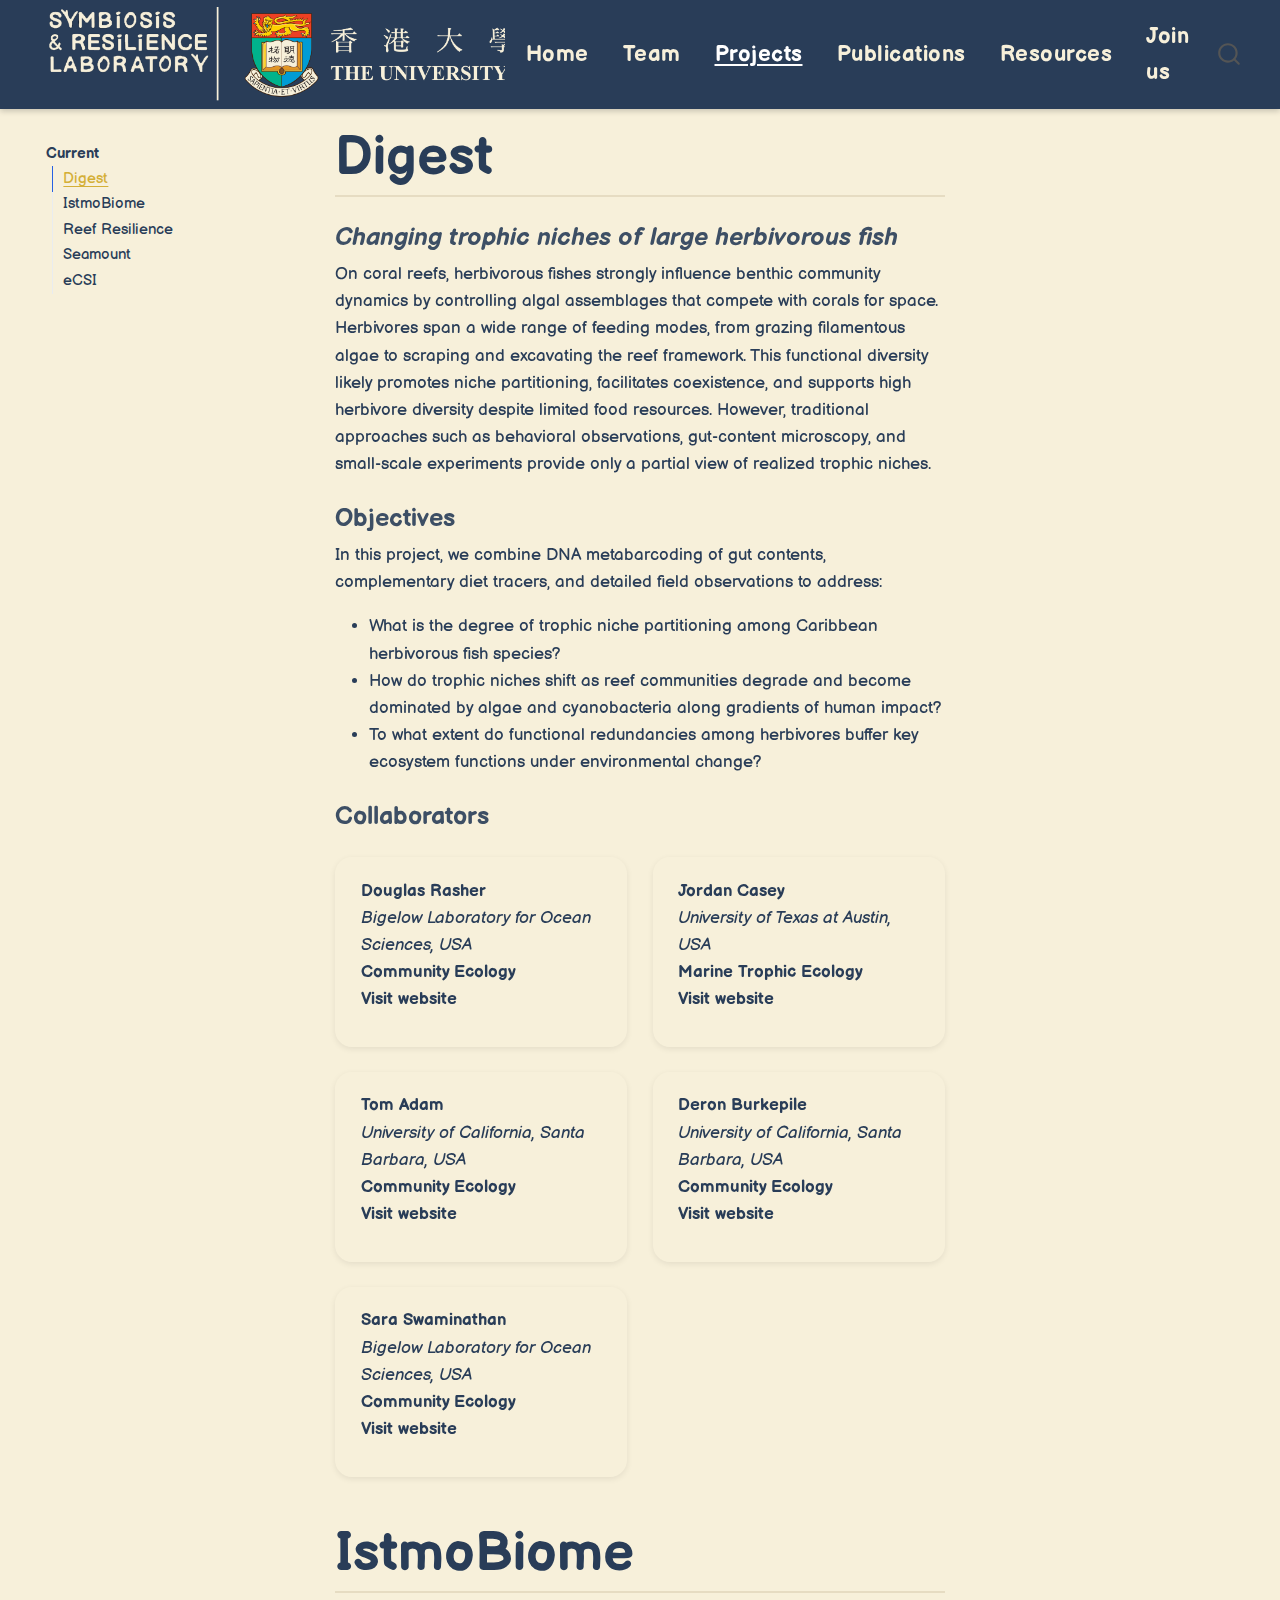
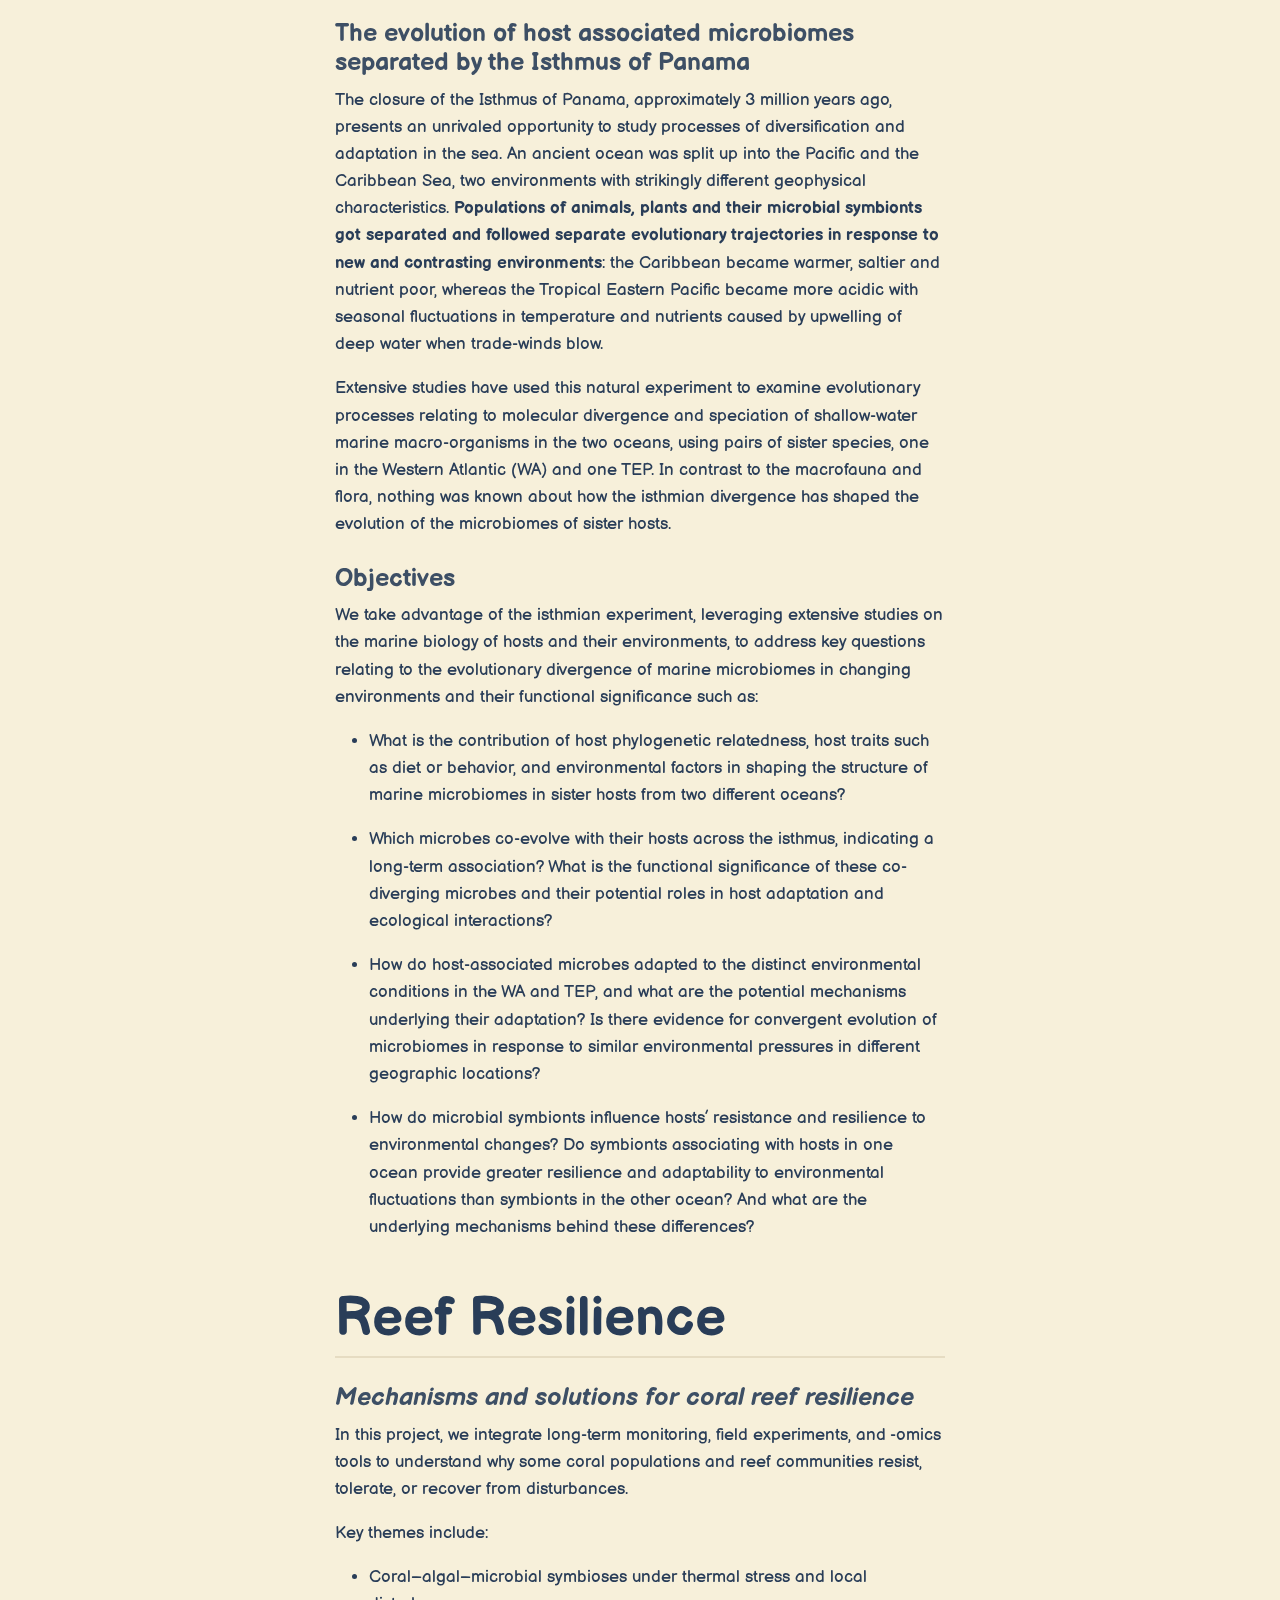
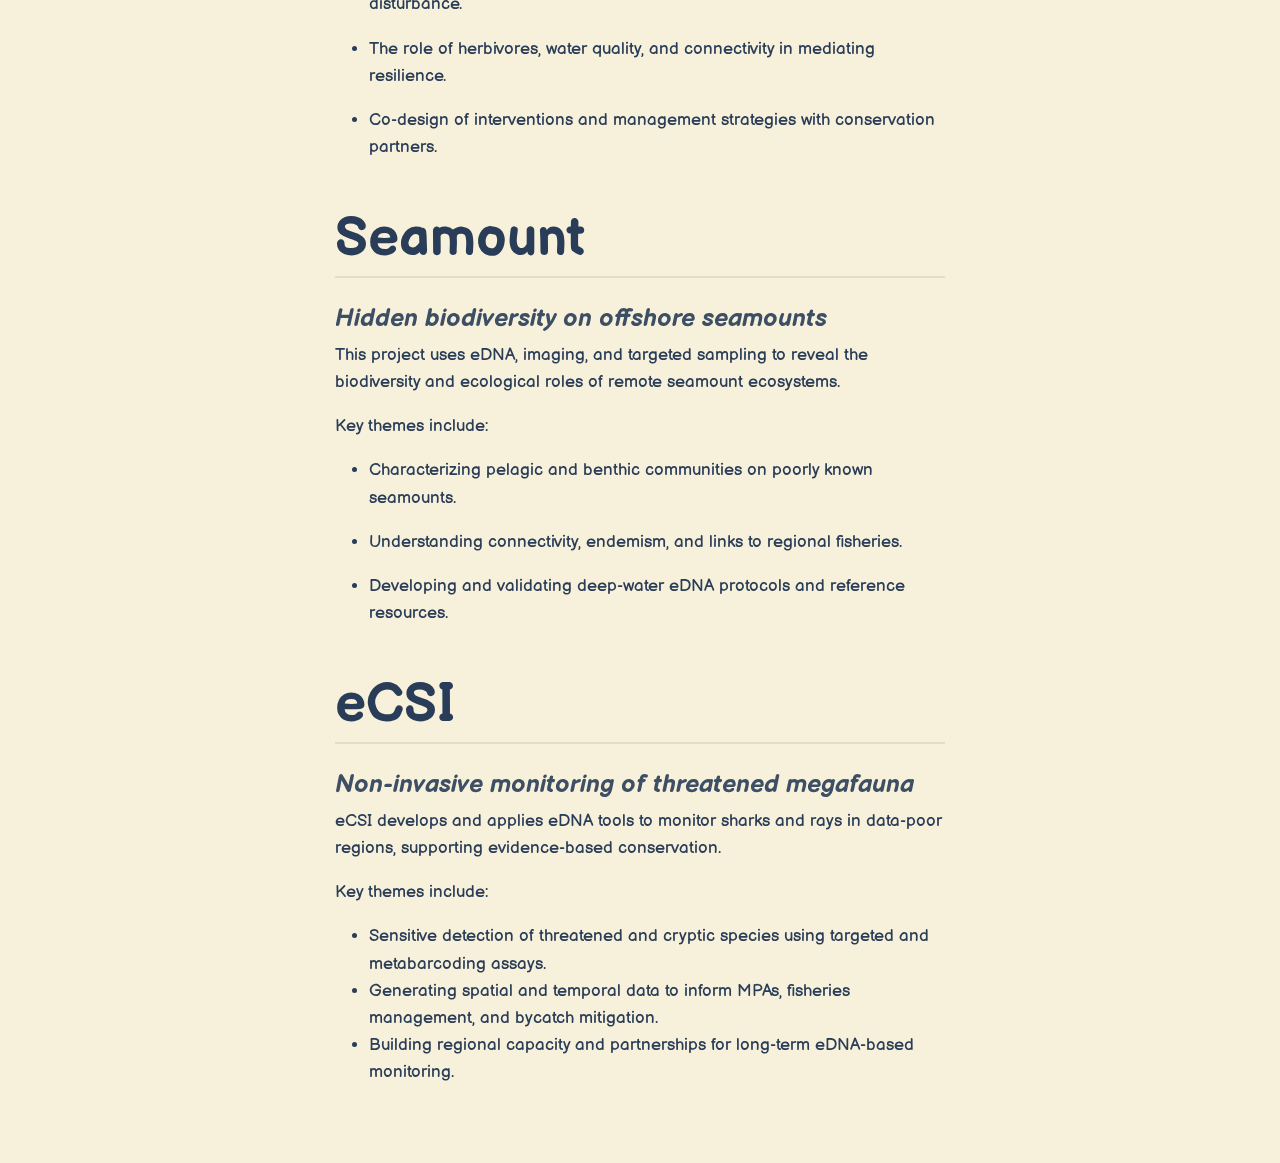
<file: docs/Projects.html>
<!DOCTYPE html>
<html xmlns="http://www.w3.org/1999/xhtml" lang="en" xml:lang="en"><head>

<meta charset="utf-8">
<meta name="generator" content="quarto-1.5.57">

<meta name="viewport" content="width=device-width, initial-scale=1.0, user-scalable=yes">


<title>projects – Symbiosis &amp; Resilience Laboratory</title>
<style>
code{white-space: pre-wrap;}
span.smallcaps{font-variant: small-caps;}
div.columns{display: flex; gap: min(4vw, 1.5em);}
div.column{flex: auto; overflow-x: auto;}
div.hanging-indent{margin-left: 1.5em; text-indent: -1.5em;}
ul.task-list{list-style: none;}
ul.task-list li input[type="checkbox"] {
  width: 0.8em;
  margin: 0 0.8em 0.2em -1em; /* quarto-specific, see https://github.com/quarto-dev/quarto-cli/issues/4556 */ 
  vertical-align: middle;
}
</style>


<script src="site_libs/quarto-nav/quarto-nav.js"></script>
<script src="site_libs/quarto-nav/headroom.min.js"></script>
<script src="site_libs/clipboard/clipboard.min.js"></script>
<script src="site_libs/quarto-search/autocomplete.umd.js"></script>
<script src="site_libs/quarto-search/fuse.min.js"></script>
<script src="site_libs/quarto-search/quarto-search.js"></script>
<meta name="quarto:offset" content="./">
<script src="site_libs/quarto-html/quarto.js"></script>
<script src="site_libs/quarto-html/popper.min.js"></script>
<script src="site_libs/quarto-html/tippy.umd.min.js"></script>
<script src="site_libs/quarto-html/anchor.min.js"></script>
<link href="site_libs/quarto-html/tippy.css" rel="stylesheet">
<link href="site_libs/quarto-html/quarto-syntax-highlighting.css" rel="stylesheet" id="quarto-text-highlighting-styles">
<script src="site_libs/bootstrap/bootstrap.min.js"></script>
<link href="site_libs/bootstrap/bootstrap-icons.css" rel="stylesheet">
<link href="site_libs/bootstrap/bootstrap.min.css" rel="stylesheet" id="quarto-bootstrap" data-mode="light">
<script id="quarto-search-options" type="application/json">{
  "location": "navbar",
  "copy-button": false,
  "collapse-after": 3,
  "panel-placement": "end",
  "type": "overlay",
  "limit": 50,
  "keyboard-shortcut": [
    "f",
    "/",
    "s"
  ],
  "show-item-context": false,
  "language": {
    "search-no-results-text": "No results",
    "search-matching-documents-text": "matching documents",
    "search-copy-link-title": "Copy link to search",
    "search-hide-matches-text": "Hide additional matches",
    "search-more-match-text": "more match in this document",
    "search-more-matches-text": "more matches in this document",
    "search-clear-button-title": "Clear",
    "search-text-placeholder": "",
    "search-detached-cancel-button-title": "Cancel",
    "search-submit-button-title": "Submit",
    "search-label": "Search"
  }
}</script>


<link rel="stylesheet" href="styles.css">
</head>

<body class="floating nav-fixed">

<div id="quarto-search-results"></div>
  <header id="quarto-header" class="headroom fixed-top">
    <nav class="navbar navbar-expand-lg " data-bs-theme="dark">
      <div class="navbar-container container-fluid">
      <div class="navbar-brand-container mx-auto">
    <a href="./index.html" class="navbar-brand navbar-brand-logo">
    <img src="./Images/University_of_Hong_Kong-Logo.wine_mod4.png" alt="" class="navbar-logo">
    </a>
  </div>
            <div id="quarto-search" class="" title="Search"></div>
          <button class="navbar-toggler" type="button" data-bs-toggle="collapse" data-bs-target="#navbarCollapse" aria-controls="navbarCollapse" role="menu" aria-expanded="false" aria-label="Toggle navigation" onclick="if (window.quartoToggleHeadroom) { window.quartoToggleHeadroom(); }">
  <span class="navbar-toggler-icon"></span>
</button>
          <div class="collapse navbar-collapse" id="navbarCollapse">
            <ul class="navbar-nav navbar-nav-scroll me-auto">
  <li class="nav-item">
    <a class="nav-link" href="./index.html"> 
<span class="menu-text">Home</span></a>
  </li>  
  <li class="nav-item">
    <a class="nav-link" href="./Team.html"> 
<span class="menu-text">Team</span></a>
  </li>  
  <li class="nav-item">
    <a class="nav-link active" href="./Projects.html" aria-current="page"> 
<span class="menu-text">Projects</span></a>
  </li>  
  <li class="nav-item">
    <a class="nav-link" href="./Publications.html"> 
<span class="menu-text">Publications</span></a>
  </li>  
  <li class="nav-item">
    <a class="nav-link" href="./Resources.html"> 
<span class="menu-text">Resources</span></a>
  </li>  
  <li class="nav-item">
    <a class="nav-link" href="./join-us.html"> 
<span class="menu-text">Join us</span></a>
  </li>  
</ul>
          </div> <!-- /navcollapse -->
            <div class="quarto-navbar-tools">
</div>
      </div> <!-- /container-fluid -->
    </nav>
</header>
<!-- content -->
<div id="quarto-content" class="quarto-container page-columns page-rows-contents page-layout-article page-navbar">
<!-- sidebar -->
  <nav id="quarto-sidebar" class="sidebar collapse collapse-horizontal quarto-sidebar-collapse-item sidebar-navigation floating overflow-auto">
    <nav id="TOC" role="doc-toc" class="toc-active">
    <h2 id="toc-title">Current</h2>
   
  <ul class="collapse">
  <li><a href="#digest" id="toc-digest" class="nav-link active" data-scroll-target="#digest">Digest</a></li>
  <li><a href="#istmobiome" id="toc-istmobiome" class="nav-link" data-scroll-target="#istmobiome">IstmoBiome</a></li>
  <li><a href="#reef-resilience" id="toc-reef-resilience" class="nav-link" data-scroll-target="#reef-resilience">Reef Resilience</a></li>
  <li><a href="#seamount" id="toc-seamount" class="nav-link" data-scroll-target="#seamount">Seamount</a></li>
  <li><a href="#ecsi" id="toc-ecsi" class="nav-link" data-scroll-target="#ecsi">eCSI</a></li>
  </ul>
</nav>
</nav>
<div id="quarto-sidebar-glass" class="quarto-sidebar-collapse-item" data-bs-toggle="collapse" data-bs-target=".quarto-sidebar-collapse-item"></div>
<!-- margin-sidebar -->
    <div id="quarto-margin-sidebar" class="sidebar margin-sidebar zindex-bottom">
    </div>
<!-- main -->
<main class="content" id="quarto-document-content">




<section id="digest" class="level2 project-title">
<h2 class="project-title anchored" data-anchor-id="digest">Digest</h2>
<section id="changing-trophic-niches-of-large-herbivorous-fish" class="level3">
<h3 class="anchored" data-anchor-id="changing-trophic-niches-of-large-herbivorous-fish"><em>Changing trophic niches of large herbivorous fish</em></h3>
<p>On coral reefs, herbivorous fishes strongly influence benthic community dynamics by controlling algal assemblages that compete with corals for space. Herbivores span a wide range of feeding modes, from grazing filamentous algae to scraping and excavating the reef framework. This functional diversity likely promotes niche partitioning, facilitates coexistence, and supports high herbivore diversity despite limited food resources. However, traditional approaches such as behavioral observations, gut-content microscopy, and small-scale experiments provide only a partial view of realized trophic niches.</p>
</section>
<section id="objectives" class="level3">
<h3 class="anchored" data-anchor-id="objectives">Objectives</h3>
<p>In this project, we combine DNA metabarcoding of gut contents, complementary diet tracers, and detailed field observations to address:</p>
<ul>
<li>What is the degree of trophic niche partitioning among Caribbean herbivorous fish species?</li>
<li>How do trophic niches shift as reef communities degrade and become dominated by algae and cyanobacteria along gradients of human impact?</li>
<li>To what extent do functional redundancies among herbivores buffer key ecosystem functions under environmental change?</li>
</ul>
</section>
<section id="collaborators" class="level3">
<h3 class="anchored" data-anchor-id="collaborators">Collaborators</h3>
<div class="collab-grid">
<div class="collab-card">
<p><strong>Douglas Rasher</strong><br>
<em>Bigelow Laboratory for Ocean Sciences, USA</em><br>
<strong>Community Ecology</strong><br>
<a href="https://www.bigelow.org/about/people/dr-douglas-rasher.html" class="collab-link" target="_blank">Visit website</a></p>
</div>
<div class="collab-card">
<p><strong>Jordan Casey</strong><br>
<em>University of Texas at Austin, USA</em><br>
<strong>Marine Trophic Ecology</strong><br>
<a href="https://www.caseylab.org/" class="collab-link" target="_blank">Visit website</a></p>
</div>
<div class="collab-card">
<p><strong>Tom Adam</strong><br>
<em>University of California, Santa Barbara, USA</em><br>
<strong>Community Ecology</strong><br>
<a href="https://labs.eemb.ucsb.edu/adam/tom/" class="collab-link" target="_blank">Visit website</a></p>
</div>
<div class="collab-card">
<p><strong>Deron Burkepile</strong><br>
<em>University of California, Santa Barbara, USA</em><br>
<strong>Community Ecology</strong><br>
<a href="https://burkepilelab.eemb.ucsb.edu/" class="collab-link" target="_blank">Visit website</a></p>
</div>
<div class="collab-card">
<p><strong>Sara Swaminathan</strong><br>
<em>Bigelow Laboratory for Ocean Sciences, USA</em><br>
<strong>Community Ecology</strong><br>
<a href="https://www.bigelow.org/about/people/sara-swaminathan.html" class="collab-link" target="_blank">Visit website</a></p>
</div>
</div>
</section>
</section>
<section id="istmobiome" class="level2 project-title">
<h2 class="project-title anchored" data-anchor-id="istmobiome">IstmoBiome</h2>
<section id="the-evolution-of-host-associated-microbiomes-separated-by-the-isthmus-of-panama" class="level3">
<h3 class="anchored" data-anchor-id="the-evolution-of-host-associated-microbiomes-separated-by-the-isthmus-of-panama"><strong>The evolution of host associated microbiomes separated by the Isthmus of Panama</strong></h3>
<p>The closure of the Isthmus of Panama, approximately 3 million years ago, presents an unrivaled opportunity to study processes of diversification and adaptation in the sea. An ancient ocean was split up into the Pacific and the Caribbean Sea, two environments with strikingly different geophysical characteristics. <strong>Populations of animals, plants and their microbial symbionts got separated and followed separate evolutionary trajectories in response to new and contrasting environments</strong>: the Caribbean became warmer, saltier and nutrient poor, whereas the Tropical Eastern Pacific became more acidic with seasonal fluctuations in temperature and nutrients caused by upwelling of deep water when trade-winds blow.</p>
<p>Extensive studies have used this natural experiment to examine evolutionary processes relating to molecular divergence and speciation of shallow-water marine macro-organisms in the two oceans, using pairs of sister species, one in the Western Atlantic (WA) and one TEP. In contrast to the macrofauna and flora, nothing was known about how the isthmian divergence has shaped the evolution of the microbiomes of sister hosts.</p>
</section>
<section id="objectives-1" class="level3">
<h3 class="anchored" data-anchor-id="objectives-1">Objectives</h3>
<p>We take advantage of the isthmian experiment, leveraging extensive studies on the marine biology of hosts and their environments, to address key questions relating to the evolutionary divergence of marine microbiomes in changing environments and their functional significance such as:</p>
<ul>
<li>What is the contribution of host phylogenetic relatedness, host traits such as diet or behavior, and environmental factors in shaping the structure of marine microbiomes in sister hosts from two different oceans?</li>
</ul>
<!-- -->
<ul>
<li>Which microbes co-evolve with their hosts across the isthmus, indicating a long-term association? What is the functional significance of these co-diverging microbes and their potential roles in host adaptation and ecological interactions?</li>
</ul>
<!-- -->
<ul>
<li>How do host-associated microbes adapted to the distinct environmental conditions in the WA and TEP, and what are the potential mechanisms underlying their adaptation? Is there evidence for convergent evolution of microbiomes in response to similar environmental pressures in different geographic locations?</li>
</ul>
<!-- -->
<ul>
<li>How do microbial symbionts influence hosts’ resistance and resilience to environmental changes? Do symbionts associating with hosts in one ocean provide greater resilience and adaptability to environmental fluctuations than symbionts in the other ocean? And what are the underlying mechanisms behind these differences?</li>
</ul>
</section>
</section>
<section id="reef-resilience" class="level2 project-title">
<h2 class="project-title anchored" data-anchor-id="reef-resilience">Reef Resilience</h2>
<section id="mechanisms-and-solutions-for-coral-reef-resilience" class="level3">
<h3 class="anchored" data-anchor-id="mechanisms-and-solutions-for-coral-reef-resilience"><em>Mechanisms and solutions for coral reef resilience</em></h3>
<p>In this project, we integrate long-term monitoring, field experiments, and -omics tools to understand why some coral populations and reef communities resist, tolerate, or recover from disturbances.</p>
<p>Key themes include:</p>
<ul>
<li><p>Coral–algal–microbial symbioses under thermal stress and local disturbance.</p></li>
<li><p>The role of herbivores, water quality, and connectivity in mediating resilience.</p></li>
<li><p>Co-design of interventions and management strategies with conservation partners.</p></li>
</ul>
</section>
</section>
<section id="seamount" class="level2 project-title">
<h2 class="project-title anchored" data-anchor-id="seamount">Seamount</h2>
<section id="hidden-biodiversity-on-offshore-seamounts" class="level3">
<h3 class="anchored" data-anchor-id="hidden-biodiversity-on-offshore-seamounts"><em>Hidden biodiversity on offshore seamounts</em></h3>
<p>This project uses eDNA, imaging, and targeted sampling to reveal the biodiversity and ecological roles of remote seamount ecosystems.</p>
<p>Key themes include:</p>
<ul>
<li><p>Characterizing pelagic and benthic communities on poorly known seamounts.</p></li>
<li><p>Understanding connectivity, endemism, and links to regional fisheries.</p></li>
<li><p>Developing and validating deep-water eDNA protocols and reference resources.</p></li>
</ul>
</section>
</section>
<section id="ecsi" class="level2 project-title">
<h2 class="project-title anchored" data-anchor-id="ecsi">eCSI</h2>
<section id="non-invasive-monitoring-of-threatened-megafauna" class="level3">
<h3 class="anchored" data-anchor-id="non-invasive-monitoring-of-threatened-megafauna"><em>Non-invasive monitoring of threatened megafauna</em></h3>
<p>eCSI develops and applies eDNA tools to monitor sharks and rays in data-poor regions, supporting evidence-based conservation.</p>
<p>Key themes include:</p>
<ul>
<li>Sensitive detection of threatened and cryptic species using targeted and metabarcoding assays.</li>
<li>Generating spatial and temporal data to inform MPAs, fisheries management, and bycatch mitigation.</li>
<li>Building regional capacity and partnerships for long-term eDNA-based monitoring.</li>
</ul>


</section>
</section>

</main> <!-- /main -->
<script id="quarto-html-after-body" type="application/javascript">
window.document.addEventListener("DOMContentLoaded", function (event) {
  const toggleBodyColorMode = (bsSheetEl) => {
    const mode = bsSheetEl.getAttribute("data-mode");
    const bodyEl = window.document.querySelector("body");
    if (mode === "dark") {
      bodyEl.classList.add("quarto-dark");
      bodyEl.classList.remove("quarto-light");
    } else {
      bodyEl.classList.add("quarto-light");
      bodyEl.classList.remove("quarto-dark");
    }
  }
  const toggleBodyColorPrimary = () => {
    const bsSheetEl = window.document.querySelector("link#quarto-bootstrap");
    if (bsSheetEl) {
      toggleBodyColorMode(bsSheetEl);
    }
  }
  toggleBodyColorPrimary();  
  const icon = "";
  const anchorJS = new window.AnchorJS();
  anchorJS.options = {
    placement: 'right',
    icon: icon
  };
  anchorJS.add('.anchored');
  const isCodeAnnotation = (el) => {
    for (const clz of el.classList) {
      if (clz.startsWith('code-annotation-')) {                     
        return true;
      }
    }
    return false;
  }
  const onCopySuccess = function(e) {
    // button target
    const button = e.trigger;
    // don't keep focus
    button.blur();
    // flash "checked"
    button.classList.add('code-copy-button-checked');
    var currentTitle = button.getAttribute("title");
    button.setAttribute("title", "Copied!");
    let tooltip;
    if (window.bootstrap) {
      button.setAttribute("data-bs-toggle", "tooltip");
      button.setAttribute("data-bs-placement", "left");
      button.setAttribute("data-bs-title", "Copied!");
      tooltip = new bootstrap.Tooltip(button, 
        { trigger: "manual", 
          customClass: "code-copy-button-tooltip",
          offset: [0, -8]});
      tooltip.show();    
    }
    setTimeout(function() {
      if (tooltip) {
        tooltip.hide();
        button.removeAttribute("data-bs-title");
        button.removeAttribute("data-bs-toggle");
        button.removeAttribute("data-bs-placement");
      }
      button.setAttribute("title", currentTitle);
      button.classList.remove('code-copy-button-checked');
    }, 1000);
    // clear code selection
    e.clearSelection();
  }
  const getTextToCopy = function(trigger) {
      const codeEl = trigger.previousElementSibling.cloneNode(true);
      for (const childEl of codeEl.children) {
        if (isCodeAnnotation(childEl)) {
          childEl.remove();
        }
      }
      return codeEl.innerText;
  }
  const clipboard = new window.ClipboardJS('.code-copy-button:not([data-in-quarto-modal])', {
    text: getTextToCopy
  });
  clipboard.on('success', onCopySuccess);
  if (window.document.getElementById('quarto-embedded-source-code-modal')) {
    // For code content inside modals, clipBoardJS needs to be initialized with a container option
    // TODO: Check when it could be a function (https://github.com/zenorocha/clipboard.js/issues/860)
    const clipboardModal = new window.ClipboardJS('.code-copy-button[data-in-quarto-modal]', {
      text: getTextToCopy,
      container: window.document.getElementById('quarto-embedded-source-code-modal')
    });
    clipboardModal.on('success', onCopySuccess);
  }
    var localhostRegex = new RegExp(/^(?:http|https):\/\/localhost\:?[0-9]*\//);
    var mailtoRegex = new RegExp(/^mailto:/);
      var filterRegex = new RegExp('/' + window.location.host + '/');
    var isInternal = (href) => {
        return filterRegex.test(href) || localhostRegex.test(href) || mailtoRegex.test(href);
    }
    // Inspect non-navigation links and adorn them if external
 	var links = window.document.querySelectorAll('a[href]:not(.nav-link):not(.navbar-brand):not(.toc-action):not(.sidebar-link):not(.sidebar-item-toggle):not(.pagination-link):not(.no-external):not([aria-hidden]):not(.dropdown-item):not(.quarto-navigation-tool):not(.about-link)');
    for (var i=0; i<links.length; i++) {
      const link = links[i];
      if (!isInternal(link.href)) {
        // undo the damage that might have been done by quarto-nav.js in the case of
        // links that we want to consider external
        if (link.dataset.originalHref !== undefined) {
          link.href = link.dataset.originalHref;
        }
      }
    }
  function tippyHover(el, contentFn, onTriggerFn, onUntriggerFn) {
    const config = {
      allowHTML: true,
      maxWidth: 500,
      delay: 100,
      arrow: false,
      appendTo: function(el) {
          return el.parentElement;
      },
      interactive: true,
      interactiveBorder: 10,
      theme: 'quarto',
      placement: 'bottom-start',
    };
    if (contentFn) {
      config.content = contentFn;
    }
    if (onTriggerFn) {
      config.onTrigger = onTriggerFn;
    }
    if (onUntriggerFn) {
      config.onUntrigger = onUntriggerFn;
    }
    window.tippy(el, config); 
  }
  const noterefs = window.document.querySelectorAll('a[role="doc-noteref"]');
  for (var i=0; i<noterefs.length; i++) {
    const ref = noterefs[i];
    tippyHover(ref, function() {
      // use id or data attribute instead here
      let href = ref.getAttribute('data-footnote-href') || ref.getAttribute('href');
      try { href = new URL(href).hash; } catch {}
      const id = href.replace(/^#\/?/, "");
      const note = window.document.getElementById(id);
      if (note) {
        return note.innerHTML;
      } else {
        return "";
      }
    });
  }
  const xrefs = window.document.querySelectorAll('a.quarto-xref');
  const processXRef = (id, note) => {
    // Strip column container classes
    const stripColumnClz = (el) => {
      el.classList.remove("page-full", "page-columns");
      if (el.children) {
        for (const child of el.children) {
          stripColumnClz(child);
        }
      }
    }
    stripColumnClz(note)
    if (id === null || id.startsWith('sec-')) {
      // Special case sections, only their first couple elements
      const container = document.createElement("div");
      if (note.children && note.children.length > 2) {
        container.appendChild(note.children[0].cloneNode(true));
        for (let i = 1; i < note.children.length; i++) {
          const child = note.children[i];
          if (child.tagName === "P" && child.innerText === "") {
            continue;
          } else {
            container.appendChild(child.cloneNode(true));
            break;
          }
        }
        if (window.Quarto?.typesetMath) {
          window.Quarto.typesetMath(container);
        }
        return container.innerHTML
      } else {
        if (window.Quarto?.typesetMath) {
          window.Quarto.typesetMath(note);
        }
        return note.innerHTML;
      }
    } else {
      // Remove any anchor links if they are present
      const anchorLink = note.querySelector('a.anchorjs-link');
      if (anchorLink) {
        anchorLink.remove();
      }
      if (window.Quarto?.typesetMath) {
        window.Quarto.typesetMath(note);
      }
      // TODO in 1.5, we should make sure this works without a callout special case
      if (note.classList.contains("callout")) {
        return note.outerHTML;
      } else {
        return note.innerHTML;
      }
    }
  }
  for (var i=0; i<xrefs.length; i++) {
    const xref = xrefs[i];
    tippyHover(xref, undefined, function(instance) {
      instance.disable();
      let url = xref.getAttribute('href');
      let hash = undefined; 
      if (url.startsWith('#')) {
        hash = url;
      } else {
        try { hash = new URL(url).hash; } catch {}
      }
      if (hash) {
        const id = hash.replace(/^#\/?/, "");
        const note = window.document.getElementById(id);
        if (note !== null) {
          try {
            const html = processXRef(id, note.cloneNode(true));
            instance.setContent(html);
          } finally {
            instance.enable();
            instance.show();
          }
        } else {
          // See if we can fetch this
          fetch(url.split('#')[0])
          .then(res => res.text())
          .then(html => {
            const parser = new DOMParser();
            const htmlDoc = parser.parseFromString(html, "text/html");
            const note = htmlDoc.getElementById(id);
            if (note !== null) {
              const html = processXRef(id, note);
              instance.setContent(html);
            } 
          }).finally(() => {
            instance.enable();
            instance.show();
          });
        }
      } else {
        // See if we can fetch a full url (with no hash to target)
        // This is a special case and we should probably do some content thinning / targeting
        fetch(url)
        .then(res => res.text())
        .then(html => {
          const parser = new DOMParser();
          const htmlDoc = parser.parseFromString(html, "text/html");
          const note = htmlDoc.querySelector('main.content');
          if (note !== null) {
            // This should only happen for chapter cross references
            // (since there is no id in the URL)
            // remove the first header
            if (note.children.length > 0 && note.children[0].tagName === "HEADER") {
              note.children[0].remove();
            }
            const html = processXRef(null, note);
            instance.setContent(html);
          } 
        }).finally(() => {
          instance.enable();
          instance.show();
        });
      }
    }, function(instance) {
    });
  }
      let selectedAnnoteEl;
      const selectorForAnnotation = ( cell, annotation) => {
        let cellAttr = 'data-code-cell="' + cell + '"';
        let lineAttr = 'data-code-annotation="' +  annotation + '"';
        const selector = 'span[' + cellAttr + '][' + lineAttr + ']';
        return selector;
      }
      const selectCodeLines = (annoteEl) => {
        const doc = window.document;
        const targetCell = annoteEl.getAttribute("data-target-cell");
        const targetAnnotation = annoteEl.getAttribute("data-target-annotation");
        const annoteSpan = window.document.querySelector(selectorForAnnotation(targetCell, targetAnnotation));
        const lines = annoteSpan.getAttribute("data-code-lines").split(",");
        const lineIds = lines.map((line) => {
          return targetCell + "-" + line;
        })
        let top = null;
        let height = null;
        let parent = null;
        if (lineIds.length > 0) {
            //compute the position of the single el (top and bottom and make a div)
            const el = window.document.getElementById(lineIds[0]);
            top = el.offsetTop;
            height = el.offsetHeight;
            parent = el.parentElement.parentElement;
          if (lineIds.length > 1) {
            const lastEl = window.document.getElementById(lineIds[lineIds.length - 1]);
            const bottom = lastEl.offsetTop + lastEl.offsetHeight;
            height = bottom - top;
          }
          if (top !== null && height !== null && parent !== null) {
            // cook up a div (if necessary) and position it 
            let div = window.document.getElementById("code-annotation-line-highlight");
            if (div === null) {
              div = window.document.createElement("div");
              div.setAttribute("id", "code-annotation-line-highlight");
              div.style.position = 'absolute';
              parent.appendChild(div);
            }
            div.style.top = top - 2 + "px";
            div.style.height = height + 4 + "px";
            div.style.left = 0;
            let gutterDiv = window.document.getElementById("code-annotation-line-highlight-gutter");
            if (gutterDiv === null) {
              gutterDiv = window.document.createElement("div");
              gutterDiv.setAttribute("id", "code-annotation-line-highlight-gutter");
              gutterDiv.style.position = 'absolute';
              const codeCell = window.document.getElementById(targetCell);
              const gutter = codeCell.querySelector('.code-annotation-gutter');
              gutter.appendChild(gutterDiv);
            }
            gutterDiv.style.top = top - 2 + "px";
            gutterDiv.style.height = height + 4 + "px";
          }
          selectedAnnoteEl = annoteEl;
        }
      };
      const unselectCodeLines = () => {
        const elementsIds = ["code-annotation-line-highlight", "code-annotation-line-highlight-gutter"];
        elementsIds.forEach((elId) => {
          const div = window.document.getElementById(elId);
          if (div) {
            div.remove();
          }
        });
        selectedAnnoteEl = undefined;
      };
        // Handle positioning of the toggle
    window.addEventListener(
      "resize",
      throttle(() => {
        elRect = undefined;
        if (selectedAnnoteEl) {
          selectCodeLines(selectedAnnoteEl);
        }
      }, 10)
    );
    function throttle(fn, ms) {
    let throttle = false;
    let timer;
      return (...args) => {
        if(!throttle) { // first call gets through
            fn.apply(this, args);
            throttle = true;
        } else { // all the others get throttled
            if(timer) clearTimeout(timer); // cancel #2
            timer = setTimeout(() => {
              fn.apply(this, args);
              timer = throttle = false;
            }, ms);
        }
      };
    }
      // Attach click handler to the DT
      const annoteDls = window.document.querySelectorAll('dt[data-target-cell]');
      for (const annoteDlNode of annoteDls) {
        annoteDlNode.addEventListener('click', (event) => {
          const clickedEl = event.target;
          if (clickedEl !== selectedAnnoteEl) {
            unselectCodeLines();
            const activeEl = window.document.querySelector('dt[data-target-cell].code-annotation-active');
            if (activeEl) {
              activeEl.classList.remove('code-annotation-active');
            }
            selectCodeLines(clickedEl);
            clickedEl.classList.add('code-annotation-active');
          } else {
            // Unselect the line
            unselectCodeLines();
            clickedEl.classList.remove('code-annotation-active');
          }
        });
      }
  const findCites = (el) => {
    const parentEl = el.parentElement;
    if (parentEl) {
      const cites = parentEl.dataset.cites;
      if (cites) {
        return {
          el,
          cites: cites.split(' ')
        };
      } else {
        return findCites(el.parentElement)
      }
    } else {
      return undefined;
    }
  };
  var bibliorefs = window.document.querySelectorAll('a[role="doc-biblioref"]');
  for (var i=0; i<bibliorefs.length; i++) {
    const ref = bibliorefs[i];
    const citeInfo = findCites(ref);
    if (citeInfo) {
      tippyHover(citeInfo.el, function() {
        var popup = window.document.createElement('div');
        citeInfo.cites.forEach(function(cite) {
          var citeDiv = window.document.createElement('div');
          citeDiv.classList.add('hanging-indent');
          citeDiv.classList.add('csl-entry');
          var biblioDiv = window.document.getElementById('ref-' + cite);
          if (biblioDiv) {
            citeDiv.innerHTML = biblioDiv.innerHTML;
          }
          popup.appendChild(citeDiv);
        });
        return popup.innerHTML;
      });
    }
  }
});
</script>
</div> <!-- /content -->




</body></html>
</file>
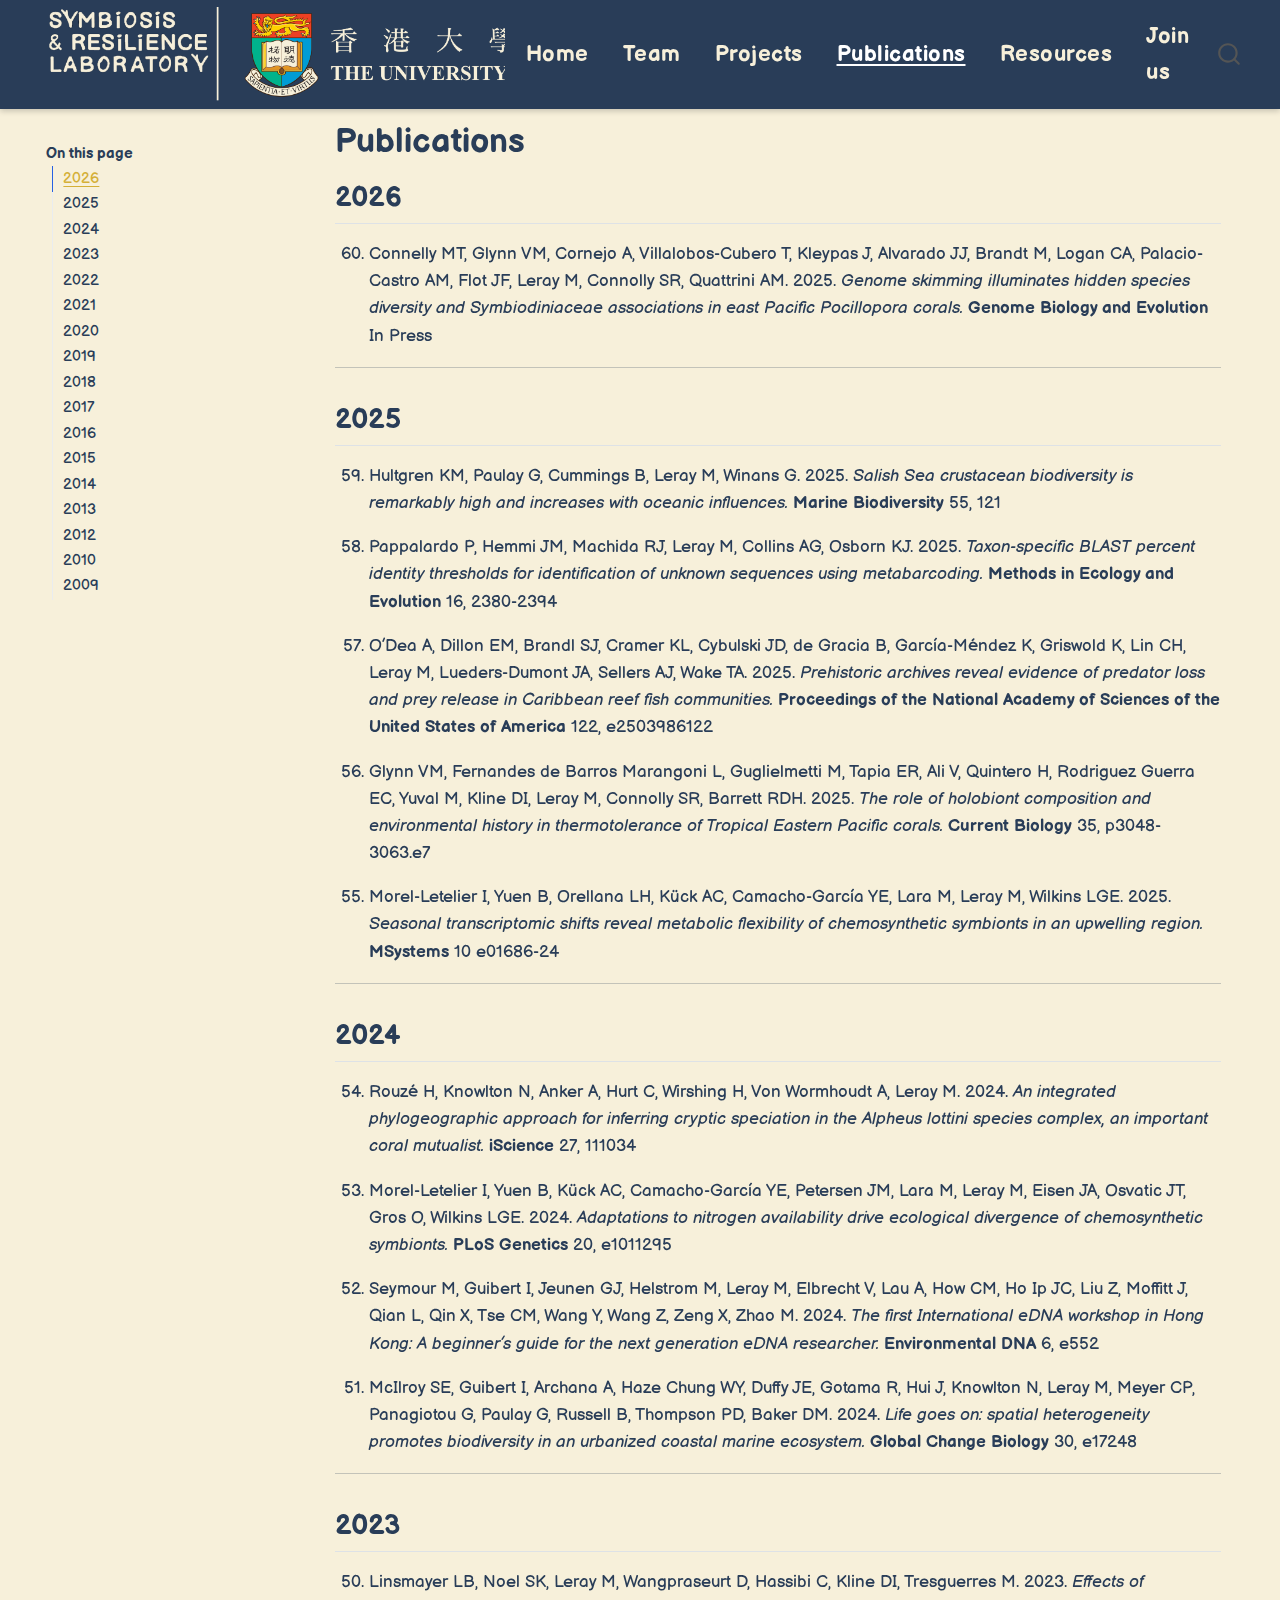
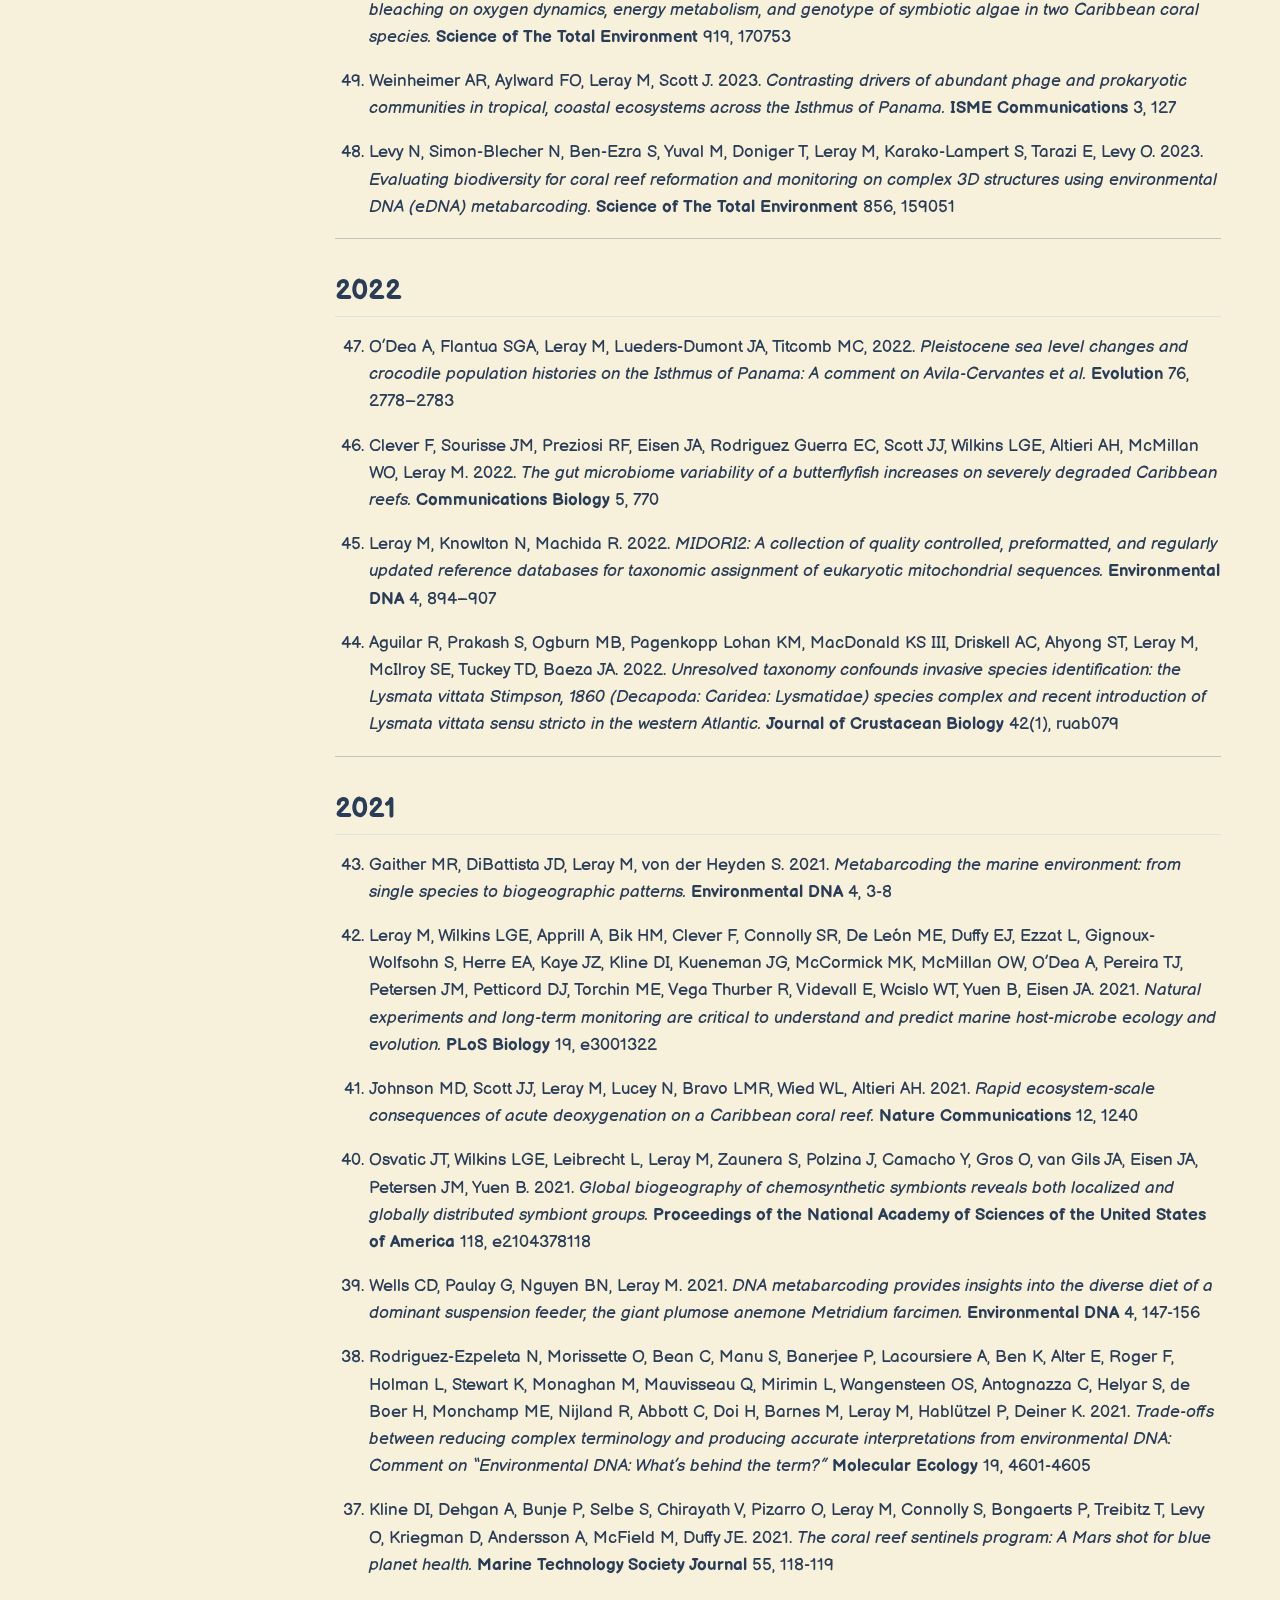
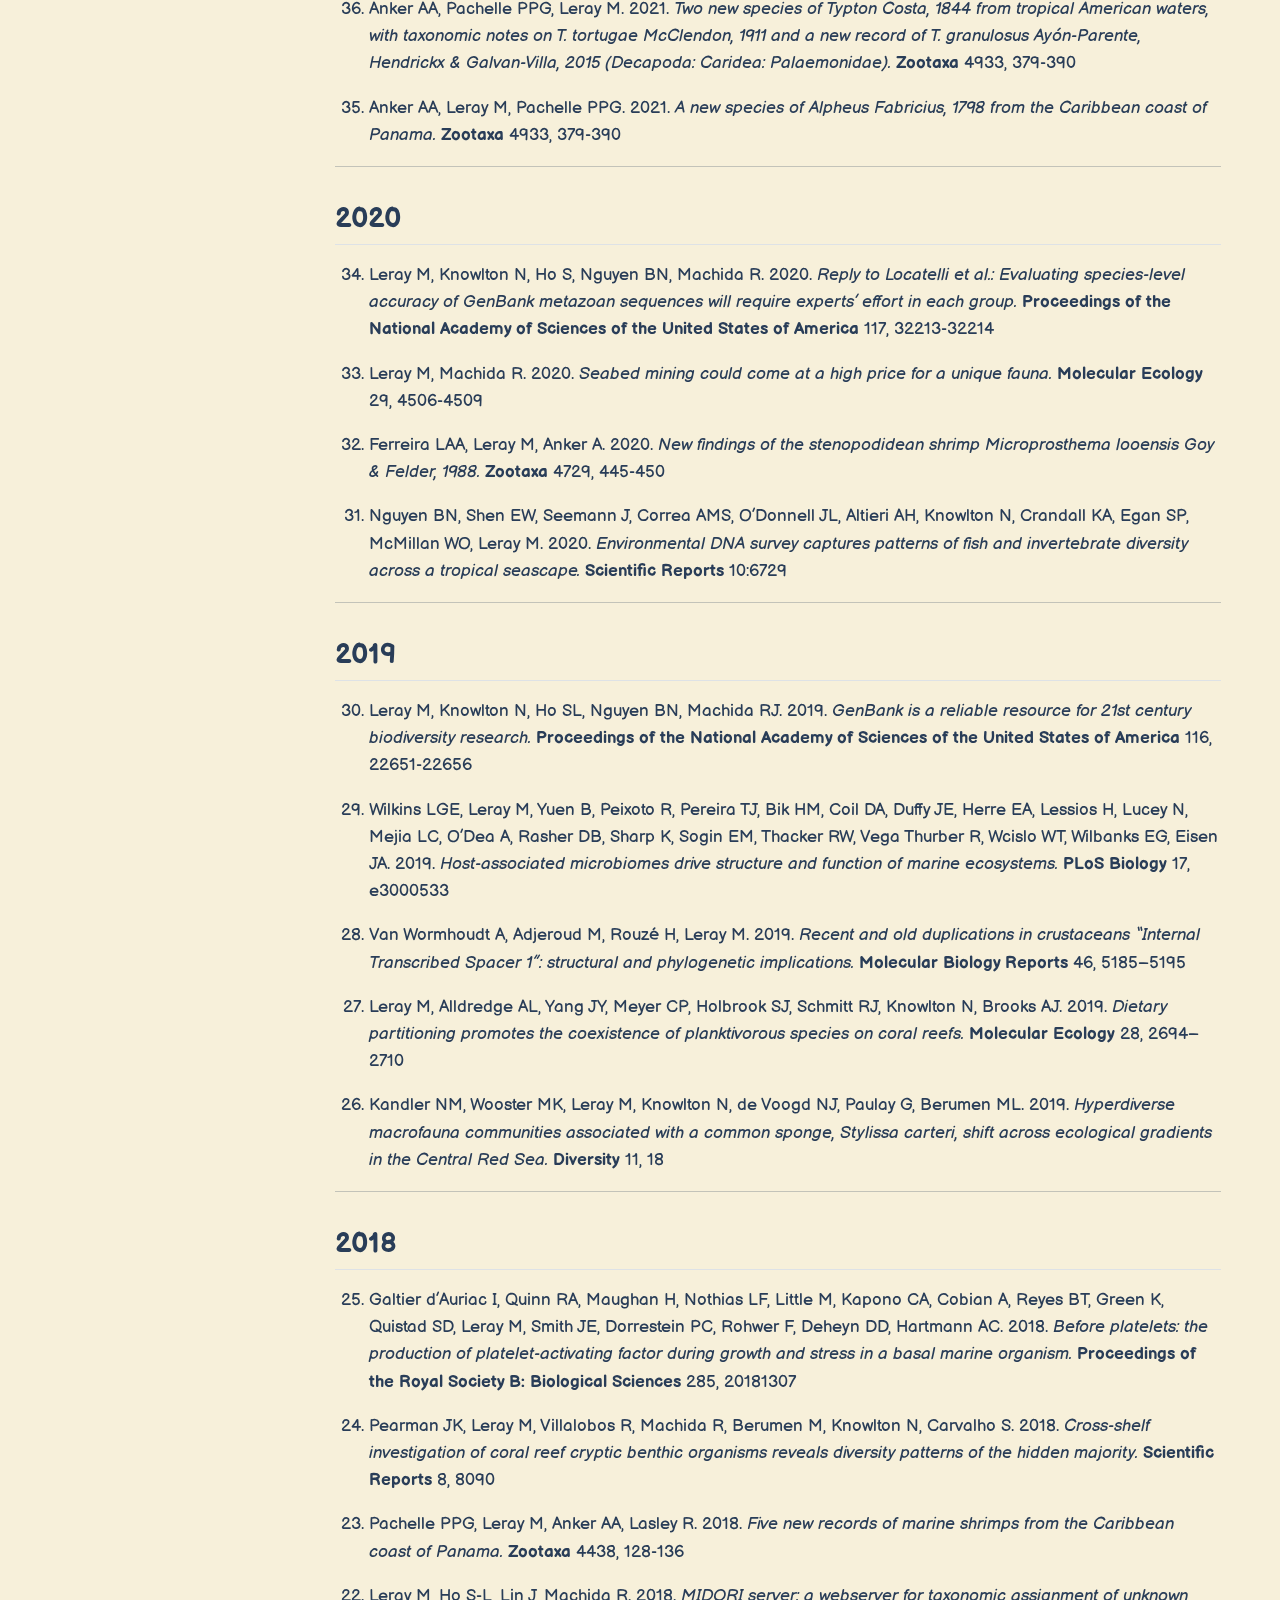
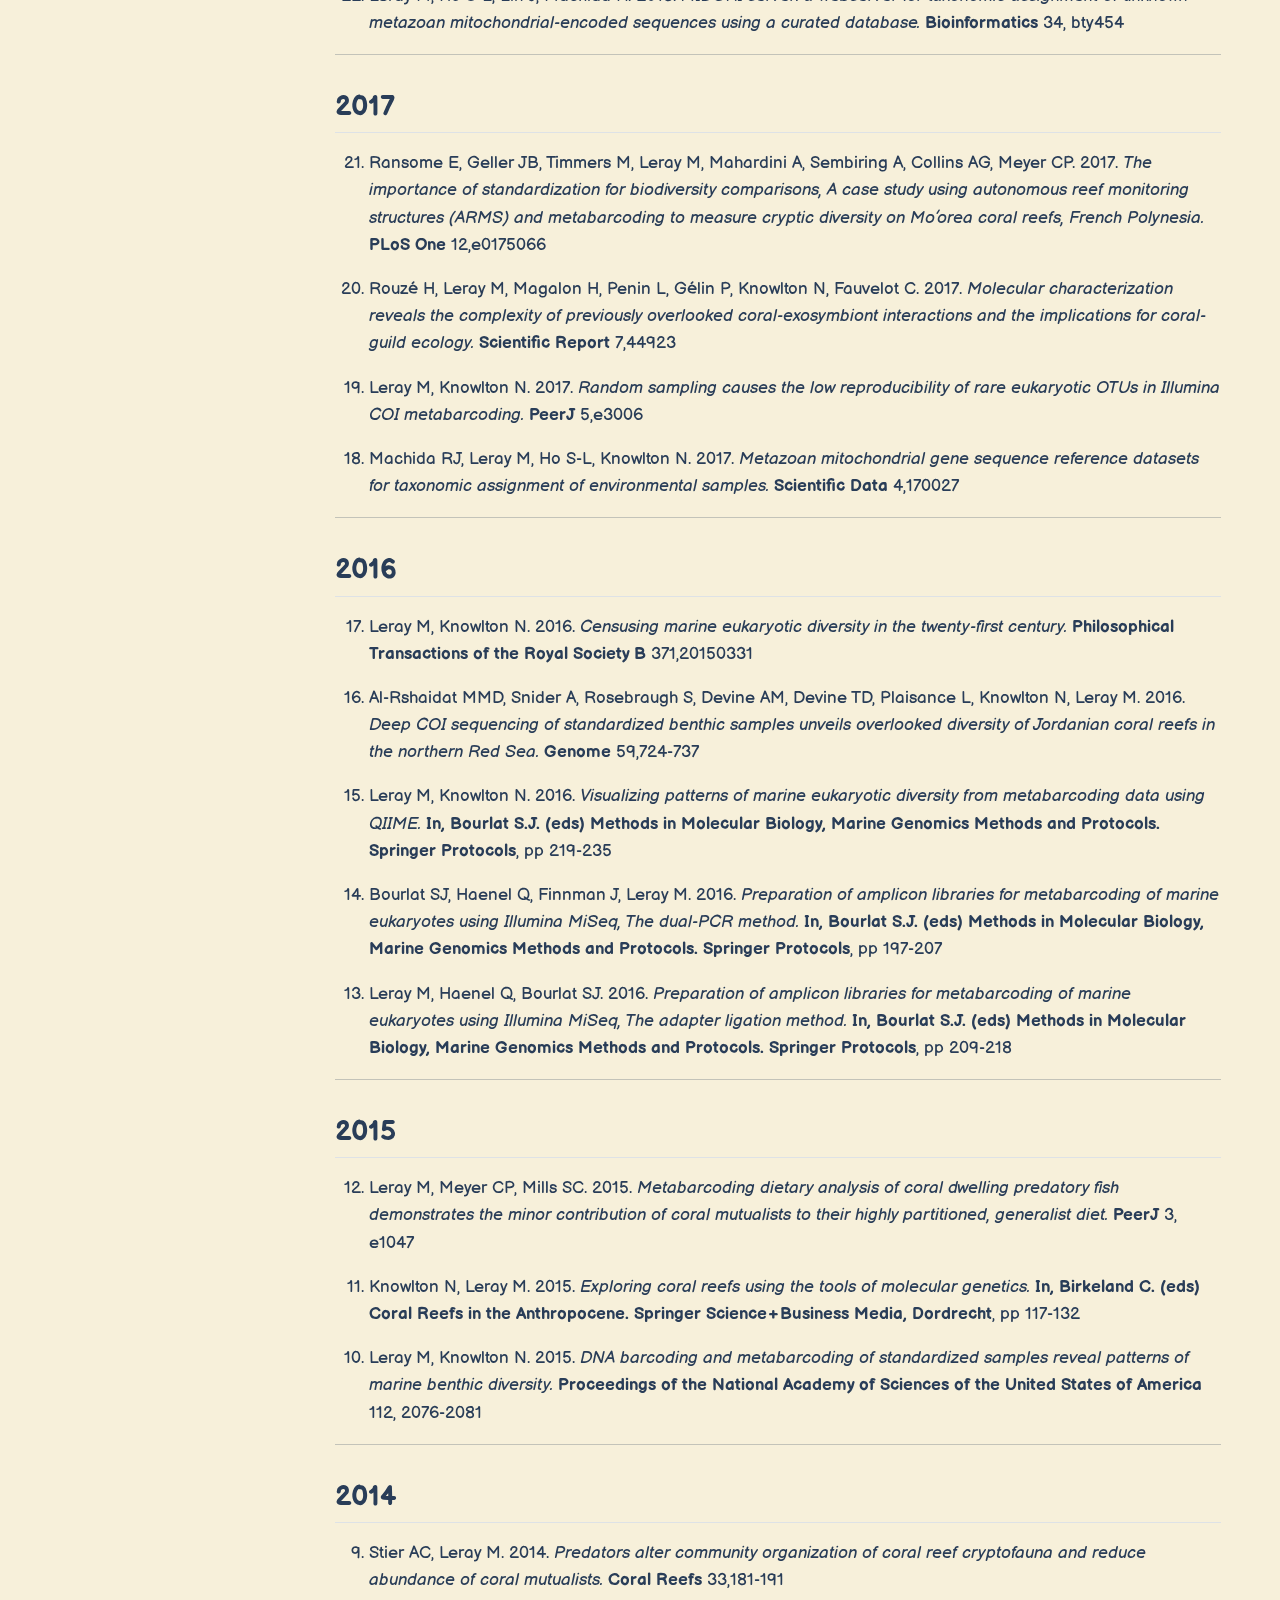
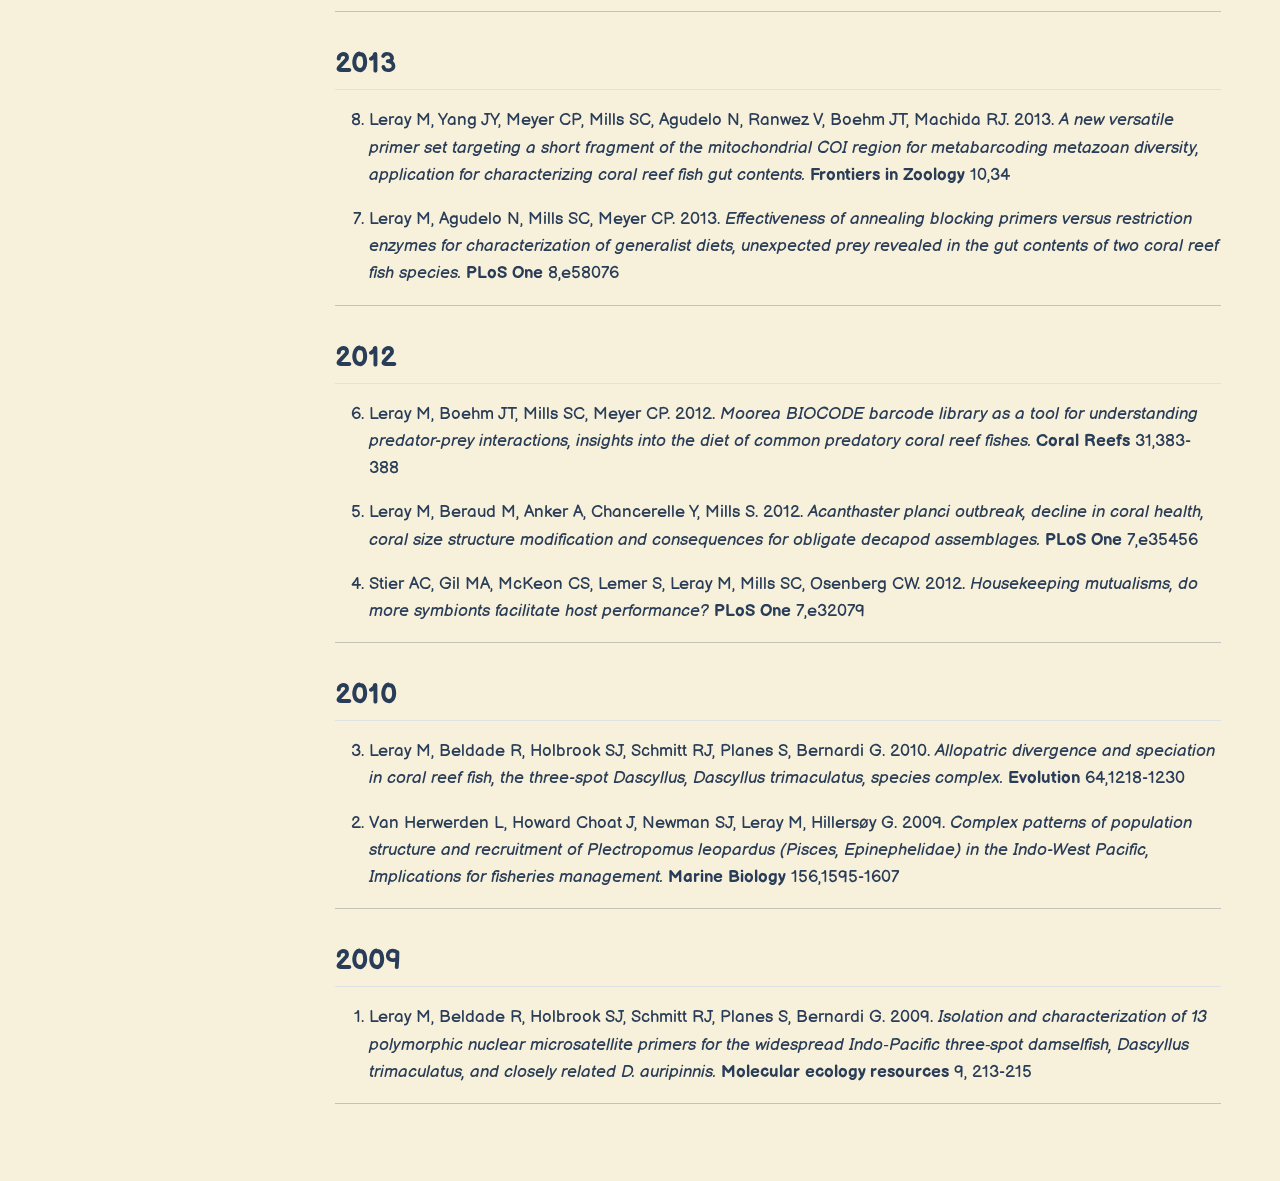
<file: docs/Publications.html>
<!DOCTYPE html>
<html xmlns="http://www.w3.org/1999/xhtml" lang="en" xml:lang="en"><head>

<meta charset="utf-8">
<meta name="generator" content="quarto-1.5.57">

<meta name="viewport" content="width=device-width, initial-scale=1.0, user-scalable=yes">


<title>Publications – Symbiosis &amp; Resilience Laboratory</title>
<style>
code{white-space: pre-wrap;}
span.smallcaps{font-variant: small-caps;}
div.columns{display: flex; gap: min(4vw, 1.5em);}
div.column{flex: auto; overflow-x: auto;}
div.hanging-indent{margin-left: 1.5em; text-indent: -1.5em;}
ul.task-list{list-style: none;}
ul.task-list li input[type="checkbox"] {
  width: 0.8em;
  margin: 0 0.8em 0.2em -1em; /* quarto-specific, see https://github.com/quarto-dev/quarto-cli/issues/4556 */ 
  vertical-align: middle;
}
</style>


<script src="site_libs/quarto-nav/quarto-nav.js"></script>
<script src="site_libs/quarto-nav/headroom.min.js"></script>
<script src="site_libs/clipboard/clipboard.min.js"></script>
<script src="site_libs/quarto-search/autocomplete.umd.js"></script>
<script src="site_libs/quarto-search/fuse.min.js"></script>
<script src="site_libs/quarto-search/quarto-search.js"></script>
<meta name="quarto:offset" content="./">
<script src="site_libs/quarto-html/quarto.js"></script>
<script src="site_libs/quarto-html/popper.min.js"></script>
<script src="site_libs/quarto-html/tippy.umd.min.js"></script>
<script src="site_libs/quarto-html/anchor.min.js"></script>
<link href="site_libs/quarto-html/tippy.css" rel="stylesheet">
<link href="site_libs/quarto-html/quarto-syntax-highlighting.css" rel="stylesheet" id="quarto-text-highlighting-styles">
<script src="site_libs/bootstrap/bootstrap.min.js"></script>
<link href="site_libs/bootstrap/bootstrap-icons.css" rel="stylesheet">
<link href="site_libs/bootstrap/bootstrap.min.css" rel="stylesheet" id="quarto-bootstrap" data-mode="light">
<script id="quarto-search-options" type="application/json">{
  "location": "navbar",
  "copy-button": false,
  "collapse-after": 3,
  "panel-placement": "end",
  "type": "overlay",
  "limit": 50,
  "keyboard-shortcut": [
    "f",
    "/",
    "s"
  ],
  "show-item-context": false,
  "language": {
    "search-no-results-text": "No results",
    "search-matching-documents-text": "matching documents",
    "search-copy-link-title": "Copy link to search",
    "search-hide-matches-text": "Hide additional matches",
    "search-more-match-text": "more match in this document",
    "search-more-matches-text": "more matches in this document",
    "search-clear-button-title": "Clear",
    "search-text-placeholder": "",
    "search-detached-cancel-button-title": "Cancel",
    "search-submit-button-title": "Submit",
    "search-label": "Search"
  }
}</script>


<link rel="stylesheet" href="styles.css">
</head>

<body class="floating nav-fixed">

<div id="quarto-search-results"></div>
  <header id="quarto-header" class="headroom fixed-top">
    <nav class="navbar navbar-expand-lg " data-bs-theme="dark">
      <div class="navbar-container container-fluid">
      <div class="navbar-brand-container mx-auto">
    <a href="./index.html" class="navbar-brand navbar-brand-logo">
    <img src="./Images/University_of_Hong_Kong-Logo.wine_mod4.png" alt="" class="navbar-logo">
    </a>
  </div>
            <div id="quarto-search" class="" title="Search"></div>
          <button class="navbar-toggler" type="button" data-bs-toggle="collapse" data-bs-target="#navbarCollapse" aria-controls="navbarCollapse" role="menu" aria-expanded="false" aria-label="Toggle navigation" onclick="if (window.quartoToggleHeadroom) { window.quartoToggleHeadroom(); }">
  <span class="navbar-toggler-icon"></span>
</button>
          <div class="collapse navbar-collapse" id="navbarCollapse">
            <ul class="navbar-nav navbar-nav-scroll me-auto">
  <li class="nav-item">
    <a class="nav-link" href="./index.html"> 
<span class="menu-text">Home</span></a>
  </li>  
  <li class="nav-item">
    <a class="nav-link" href="./Team.html"> 
<span class="menu-text">Team</span></a>
  </li>  
  <li class="nav-item">
    <a class="nav-link" href="./Projects.html"> 
<span class="menu-text">Projects</span></a>
  </li>  
  <li class="nav-item">
    <a class="nav-link active" href="./Publications.html" aria-current="page"> 
<span class="menu-text">Publications</span></a>
  </li>  
  <li class="nav-item">
    <a class="nav-link" href="./Resources.html"> 
<span class="menu-text">Resources</span></a>
  </li>  
  <li class="nav-item">
    <a class="nav-link" href="./join-us.html"> 
<span class="menu-text">Join us</span></a>
  </li>  
</ul>
          </div> <!-- /navcollapse -->
            <div class="quarto-navbar-tools">
</div>
      </div> <!-- /container-fluid -->
    </nav>
</header>
<!-- content -->
<div id="quarto-content" class="quarto-container page-columns page-rows-contents page-layout-full page-navbar">
<!-- sidebar -->
  <nav id="quarto-sidebar" class="sidebar collapse collapse-horizontal quarto-sidebar-collapse-item sidebar-navigation floating overflow-auto">
    <nav id="TOC" role="doc-toc" class="toc-active">
    <h2 id="toc-title">On this page</h2>
   
  <ul class="collapse">
  <li><a href="#section" id="toc-section" class="nav-link active" data-scroll-target="#section">2026</a></li>
  <li><a href="#section-1" id="toc-section-1" class="nav-link" data-scroll-target="#section-1">2025</a></li>
  <li><a href="#section-2" id="toc-section-2" class="nav-link" data-scroll-target="#section-2">2024</a></li>
  <li><a href="#section-3" id="toc-section-3" class="nav-link" data-scroll-target="#section-3">2023</a></li>
  <li><a href="#section-4" id="toc-section-4" class="nav-link" data-scroll-target="#section-4">2022</a></li>
  <li><a href="#section-5" id="toc-section-5" class="nav-link" data-scroll-target="#section-5">2021</a></li>
  <li><a href="#section-6" id="toc-section-6" class="nav-link" data-scroll-target="#section-6">2020</a></li>
  <li><a href="#section-7" id="toc-section-7" class="nav-link" data-scroll-target="#section-7">2019</a></li>
  <li><a href="#section-8" id="toc-section-8" class="nav-link" data-scroll-target="#section-8">2018</a></li>
  <li><a href="#section-9" id="toc-section-9" class="nav-link" data-scroll-target="#section-9">2017</a></li>
  <li><a href="#section-10" id="toc-section-10" class="nav-link" data-scroll-target="#section-10">2016</a></li>
  <li><a href="#section-11" id="toc-section-11" class="nav-link" data-scroll-target="#section-11">2015</a></li>
  <li><a href="#section-12" id="toc-section-12" class="nav-link" data-scroll-target="#section-12">2014</a></li>
  <li><a href="#section-13" id="toc-section-13" class="nav-link" data-scroll-target="#section-13">2013</a></li>
  <li><a href="#section-14" id="toc-section-14" class="nav-link" data-scroll-target="#section-14">2012</a></li>
  <li><a href="#section-15" id="toc-section-15" class="nav-link" data-scroll-target="#section-15">2010</a></li>
  <li><a href="#section-16" id="toc-section-16" class="nav-link" data-scroll-target="#section-16">2009</a></li>
  </ul>
</nav>
</nav>
<div id="quarto-sidebar-glass" class="quarto-sidebar-collapse-item" data-bs-toggle="collapse" data-bs-target=".quarto-sidebar-collapse-item"></div>
<!-- margin-sidebar -->
    <div id="quarto-margin-sidebar" class="sidebar margin-sidebar zindex-bottom">
    </div>
<!-- main -->
<main class="content column-page-right" id="quarto-document-content">

<header id="title-block-header" class="quarto-title-block default">
<div class="quarto-title">
<h1 class="title">Publications</h1>
</div>



<div class="quarto-title-meta column-page-right">

    
  
    
  </div>
  


</header>


<section id="section" class="level2">
<h2 class="anchored" data-anchor-id="section">2026</h2>
<ol reversed="" start="60">
<li>
<p>Connelly MT, Glynn VM, Cornejo A, Villalobos-Cubero T, Kleypas J, Alvarado JJ, Brandt M, Logan CA, Palacio-Castro AM, Flot JF, Leray M, Connolly SR, Quattrini AM. 2025. <em>Genome skimming illuminates hidden species diversity and Symbiodiniaceae associations in east Pacific Pocillopora corals.</em> <strong>Genome Biology and Evolution</strong> In Press</p>
</li></ol>
<hr>
</section>
<section id="section-1" class="level2">
<h2 class="anchored" data-anchor-id="section-1">2025</h2>
<ol reversed="" start="59">
<li>
<p>Hultgren KM, Paulay G, Cummings B, Leray M, Winans G. 2025. <em>Salish Sea crustacean biodiversity is remarkably high and increases with oceanic influences.</em> <strong>Marine Biodiversity</strong> 55, 121</p>
</li><li>
<p>Pappalardo P, Hemmi JM, Machida RJ, Leray M, Collins AG, Osborn KJ. 2025. <em>Taxon-specific BLAST percent identity thresholds for identification of unknown sequences using metabarcoding.</em> <strong>Methods in Ecology and Evolution</strong> 16, 2380-2394</p>
</li><li>
<p>O’Dea A, Dillon EM, Brandl SJ, Cramer KL, Cybulski JD, de Gracia B, García-Méndez K, Griswold K, Lin CH, Leray M, Lueders-Dumont JA, Sellers AJ, Wake TA. 2025. <em>Prehistoric archives reveal evidence of predator loss and prey release in Caribbean reef fish communities.</em> <strong>Proceedings of the National Academy of Sciences of the United States of America</strong> 122, e2503986122</p>
</li><li>
<p>Glynn VM, Fernandes de Barros Marangoni L, Guglielmetti M, Tapia ER, Ali V, Quintero H, Rodriguez Guerra EC, Yuval M, Kline DI, Leray M, Connolly SR, Barrett RDH. 2025. <em>The role of holobiont composition and environmental history in thermotolerance of Tropical Eastern Pacific corals.</em> <strong>Current Biology</strong> 35, p3048-3063.e7</p>
</li><li>
<p>Morel-Letelier I, Yuen B, Orellana LH, Kück AC, Camacho-García YE, Lara M, Leray M, Wilkins LGE. 2025. <em>Seasonal transcriptomic shifts reveal metabolic flexibility of chemosynthetic symbionts in an upwelling region.</em> <strong>MSystems</strong> 10 e01686-24</p>
</li></ol>
<hr>
</section>
<section id="section-2" class="level2">
<h2 class="anchored" data-anchor-id="section-2">2024</h2>
<ol reversed="" start="54">
<li>
<p>Rouzé H, Knowlton N, Anker A, Hurt C, Wirshing H, Von Wormhoudt A, Leray M. 2024. <em>An integrated phylogeographic approach for inferring cryptic speciation in the Alpheus lottini species complex, an important coral mutualist.</em> <strong>iScience</strong> 27, 111034</p>
</li><li>
<p>Morel-Letelier I, Yuen B, Kück AC, Camacho-García YE, Petersen JM, Lara M, Leray M, Eisen JA, Osvatic JT, Gros O, Wilkins LGE. 2024. <em>Adaptations to nitrogen availability drive ecological divergence of chemosynthetic symbionts.</em> <strong>PLoS Genetics</strong> 20, e1011295</p>
</li><li>
<p>Seymour M, Guibert I, Jeunen GJ, Helstrom M, Leray M, Elbrecht V, Lau A, How CM, Ho Ip JC, Liu Z, Moffitt J, Qian L, Qin X, Tse CM, Wang Y, Wang Z, Zeng X, Zhao M. 2024. <em>The first International eDNA workshop in Hong Kong: A beginner’s guide for the next generation eDNA researcher.</em> <strong>Environmental DNA</strong> 6, e552</p>
</li><li>
<p>McIlroy SE, Guibert I, Archana A, Haze Chung WY, Duffy JE, Gotama R, Hui J, Knowlton N, Leray M, Meyer CP, Panagiotou G, Paulay G, Russell B, Thompson PD, Baker DM. 2024. <em>Life goes on: spatial heterogeneity promotes biodiversity in an urbanized coastal marine ecosystem.</em> <strong>Global Change Biology</strong> 30, e17248<br>
</p>
</li></ol>
<hr>
</section>
<section id="section-3" class="level2">
<h2 class="anchored" data-anchor-id="section-3">2023</h2>
<ol reversed="" start="50">
<li>
<p>Linsmayer LB, Noel SK, Leray M, Wangpraseurt D, Hassibi C, Kline DI, Tresguerres M. 2023. <em>Effects of bleaching on oxygen dynamics, energy metabolism, and genotype of symbiotic algae in two Caribbean coral species.</em> <strong>Science of The Total Environment</strong> 919, 170753</p>
</li><li>
<p>Weinheimer AR, Aylward FO, Leray M, Scott J. 2023. <em>Contrasting drivers of abundant phage and prokaryotic communities in tropical, coastal ecosystems across the Isthmus of Panama.</em> <strong>ISME Communications</strong> 3, 127</p>
</li><li>
<p>Levy N, Simon-Blecher N, Ben-Ezra S, Yuval M, Doniger T, Leray M, Karako-Lampert S, Tarazi E, Levy O. 2023. <em>Evaluating biodiversity for coral reef reformation and monitoring on complex 3D structures using environmental DNA (eDNA) metabarcoding.</em> <strong>Science of The Total Environment</strong> 856, 159051<br>
</p>
</li></ol>
<hr>
</section>
<section id="section-4" class="level2">
<h2 class="anchored" data-anchor-id="section-4">2022</h2>
<ol reversed="" start="47">
<li>
<p>O’Dea A, Flantua SGA, Leray M, Lueders-Dumont JA, Titcomb MC, 2022. <em>Pleistocene sea level changes and crocodile population histories on the Isthmus of Panama: A comment on Avila-Cervantes et al.</em> <strong>Evolution</strong> 76, 2778–2783</p>
</li><li>
<p>Clever F, Sourisse JM, Preziosi RF, Eisen JA, Rodriguez Guerra EC, Scott JJ, Wilkins LGE, Altieri AH, McMillan WO, Leray M. 2022. <em>The gut microbiome variability of a butterflyfish increases on severely degraded Caribbean reefs.</em> <strong>Communications Biology</strong> 5, 770</p>
</li><li>
<p>Leray M, Knowlton N, Machida R. 2022. <em>MIDORI2: A collection of quality controlled, preformatted, and regularly updated reference databases for taxonomic assignment of eukaryotic mitochondrial sequences.</em> <strong>Environmental DNA</strong> 4, 894–907</p>
</li><li>
<p>Aguilar R, Prakash S, Ogburn MB, Pagenkopp Lohan KM, MacDonald KS III, Driskell AC, Ahyong ST, Leray M, McIlroy SE, Tuckey TD, Baeza JA. 2022. <em>Unresolved taxonomy confounds invasive species identification: the Lysmata vittata Stimpson, 1860 (Decapoda: Caridea: Lysmatidae) species complex and recent introduction of Lysmata vittata sensu stricto in the western Atlantic.</em> <strong>Journal of Crustacean Biology</strong> 42(1), ruab079<br>
</p>
</li></ol>
<hr>
</section>
<section id="section-5" class="level2">
<h2 class="anchored" data-anchor-id="section-5">2021</h2>
<ol reversed="" start="43">
<li>
<p>Gaither MR, DiBattista JD, Leray M, von der Heyden S. 2021. <em>Metabarcoding the marine environment: from single species to biogeographic patterns.</em> <strong>Environmental DNA</strong> 4, 3-8</p>
</li><li>
<p>Leray M, Wilkins LGE, Apprill A, Bik HM, Clever F, Connolly SR, De León ME, Duffy EJ, Ezzat L, Gignoux-Wolfsohn S, Herre EA, Kaye JZ, Kline DI, Kueneman JG, McCormick MK, McMillan OW, O’Dea A, Pereira TJ, Petersen JM, Petticord DJ, Torchin ME, Vega Thurber R, Videvall E, Wcislo WT, Yuen B, Eisen JA. 2021. <em>Natural experiments and long-term monitoring are critical to understand and predict marine host-microbe ecology and evolution.</em> <strong>PLoS Biology</strong> 19, e3001322</p>
</li><li>
<p>Johnson MD, Scott JJ, Leray M, Lucey N, Bravo LMR, Wied WL, Altieri AH. 2021. <em>Rapid ecosystem-scale consequences of acute deoxygenation on a Caribbean coral reef.</em> <strong>Nature Communications</strong> 12, 1240</p>
</li><li>
<p>Osvatic JT, Wilkins LGE, Leibrecht L, Leray M, Zaunera S, Polzina J, Camacho Y, Gros O, van Gils JA, Eisen JA, Petersen JM, Yuen B. 2021. <em>Global biogeography of chemosynthetic symbionts reveals both localized and globally distributed symbiont groups.</em> <strong>Proceedings of the National Academy of Sciences of the United States of America</strong> 118, e2104378118</p>
</li><li>
<p>Wells CD, Paulay G, Nguyen BN, Leray M. 2021. <em>DNA metabarcoding provides insights into the diverse diet of a dominant suspension feeder, the giant plumose anemone Metridium farcimen.</em> <strong>Environmental DNA</strong> 4, 147-156</p>
</li><li>
<p>Rodriguez-Ezpeleta N, Morissette O, Bean C, Manu S, Banerjee P, Lacoursiere A, Ben K, Alter E, Roger F, Holman L, Stewart K, Monaghan M, Mauvisseau Q, Mirimin L, Wangensteen OS, Antognazza C, Helyar S, de Boer H, Monchamp ME, Nijland R, Abbott C, Doi H, Barnes M, Leray M, Hablützel P, Deiner K. 2021. <em>Trade-offs between reducing complex terminology and producing accurate interpretations from environmental DNA: Comment on “Environmental DNA: What’s behind the term?”</em> <strong>Molecular Ecology</strong> 19, 4601-4605</p>
</li><li>
<p>Kline DI, Dehgan A, Bunje P, Selbe S, Chirayath V, Pizarro O, Leray M, Connolly S, Bongaerts P, Treibitz T, Levy O, Kriegman D, Andersson A, McField M, Duffy JE. 2021. <em>The coral reef sentinels program: A Mars shot for blue planet health.</em> <strong>Marine Technology Society Journal</strong> 55, 118-119</p>
</li><li>
<p>Anker AA, Pachelle PPG, Leray M. 2021. <em>Two new species of Typton Costa, 1844 from tropical American waters, with taxonomic notes on T. tortugae McClendon, 1911 and a new record of T. granulosus Ayón-Parente, Hendrickx &amp; Galvan-Villa, 2015 (Decapoda: Caridea: Palaemonidae).</em> <strong>Zootaxa</strong> 4933, 379-390</p>
</li><li>
<p>Anker AA, Leray M, Pachelle PPG. 2021. <em>A new species of Alpheus Fabricius, 1798 from the Caribbean coast of Panama.</em> <strong>Zootaxa</strong> 4933, 379-390<br>
</p>
</li></ol>
<hr>
</section>
<section id="section-6" class="level2">
<h2 class="anchored" data-anchor-id="section-6">2020</h2>
<ol reversed="" start="34">
<li>
<p>Leray M, Knowlton N, Ho S, Nguyen BN, Machida R. 2020. <em>Reply to Locatelli et al.: Evaluating species-level accuracy of GenBank metazoan sequences will require experts’ effort in each group.</em> <strong>Proceedings of the National Academy of Sciences of the United States of America</strong> 117, 32213-32214</p>
</li><li>
<p>Leray M, Machida R. 2020. <em>Seabed mining could come at a high price for a unique fauna.</em> <strong>Molecular Ecology</strong> 29, 4506-4509</p>
</li><li>
<p>Ferreira LAA, Leray M, Anker A. 2020. <em>New findings of the stenopodidean shrimp Microprosthema looensis Goy &amp; Felder, 1988.</em> <strong>Zootaxa</strong> 4729, 445-450</p>
</li><li>
<p>Nguyen BN, Shen EW, Seemann J, Correa AMS, O’Donnell JL, Altieri AH, Knowlton N, Crandall KA, Egan SP, McMillan WO, Leray M. 2020. <em>Environmental DNA survey captures patterns of fish and invertebrate diversity across a tropical seascape.</em> <strong>Scientific Reports</strong> 10:6729<br>
</p>
</li></ol>
<hr>
</section>
<section id="section-7" class="level2">
<h2 class="anchored" data-anchor-id="section-7">2019</h2>
<ol reversed="" start="30">
<li>
<p>Leray M, Knowlton N, Ho SL, Nguyen BN, Machida RJ. 2019. <em>GenBank is a reliable resource for 21st century biodiversity research.</em> <strong>Proceedings of the National Academy of Sciences of the United States of America</strong> 116, 22651-22656</p>
</li><li>
<p>Wilkins LGE, Leray M, Yuen B, Peixoto R, Pereira TJ, Bik HM, Coil DA, Duffy JE, Herre EA, Lessios H, Lucey N, Mejia LC, O’Dea A, Rasher DB, Sharp K, Sogin EM, Thacker RW, Vega Thurber R, Wcislo WT, Wilbanks EG, Eisen JA. 2019. <em>Host-associated microbiomes drive structure and function of marine ecosystems.</em> <strong>PLoS Biology</strong> 17, e3000533</p>
</li><li>
<p>Van Wormhoudt A, Adjeroud M, Rouzé H, Leray M. 2019. <em>Recent and old duplications in crustaceans “Internal Transcribed Spacer 1”: structural and phylogenetic implications.</em> <strong>Molecular Biology Reports</strong> 46, 5185–5195</p>
</li><li>
<p>Leray M, Alldredge AL, Yang JY, Meyer CP, Holbrook SJ, Schmitt RJ, Knowlton N, Brooks AJ. 2019. <em>Dietary partitioning promotes the coexistence of planktivorous species on coral reefs.</em> <strong>Molecular Ecology</strong> 28, 2694–2710</p>
</li><li>
<p>Kandler NM, Wooster MK, Leray M, Knowlton N, de Voogd NJ, Paulay G, Berumen ML. 2019. <em>Hyperdiverse macrofauna communities associated with a common sponge, Stylissa carteri, shift across ecological gradients in the Central Red Sea.</em> <strong>Diversity</strong> 11, 18<br>
</p>
</li></ol>
<hr>
</section>
<section id="section-8" class="level2">
<h2 class="anchored" data-anchor-id="section-8">2018</h2>
<ol reversed="" start="25">
<li>
<p>Galtier d’Auriac I, Quinn RA, Maughan H, Nothias LF, Little M, Kapono CA, Cobian A, Reyes BT, Green K, Quistad SD, Leray M, Smith JE, Dorrestein PC, Rohwer F, Deheyn DD, Hartmann AC. 2018. <em>Before platelets: the production of platelet-activating factor during growth and stress in a basal marine organism.</em> <strong>Proceedings of the Royal Society B: Biological Sciences</strong> 285, 20181307</p>
</li><li>
<p>Pearman JK, Leray M, Villalobos R, Machida R, Berumen M, Knowlton N, Carvalho S. 2018. <em>Cross-shelf investigation of coral reef cryptic benthic organisms reveals diversity patterns of the hidden majority.</em> <strong>Scientific Reports</strong> 8, 8090</p>
</li><li>
<p>Pachelle PPG, Leray M, Anker AA, Lasley R. 2018. <em>Five new records of marine shrimps from the Caribbean coast of Panama.</em> <strong>Zootaxa</strong> 4438, 128-136</p>
</li><li>
<p>Leray M, Ho S-L, Lin J, Machida R. 2018. <em>MIDORI server: a webserver for taxonomic assignment of unknown metazoan mitochondrial-encoded sequences using a curated database.</em> <strong>Bioinformatics</strong> 34, bty454<br>
</p>
</li></ol>
<hr>
</section>
<section id="section-9" class="level2">
<h2 class="anchored" data-anchor-id="section-9">2017</h2>
<ol reversed="" start="21">
<li>
<p>Ransome E, Geller JB, Timmers M, Leray M, Mahardini A, Sembiring A, Collins AG, Meyer CP. 2017. <em>The importance of standardization for biodiversity comparisons, A case study using autonomous reef monitoring structures (ARMS) and metabarcoding to measure cryptic diversity on Mo’orea coral reefs, French Polynesia.</em> <strong>PLoS One</strong> 12,e0175066</p>
</li><li>
<p>Rouzé H, Leray M, Magalon H, Penin L, Gélin P, Knowlton N, Fauvelot C. 2017. <em>Molecular characterization reveals the complexity of previously overlooked coral-exosymbiont interactions and the implications for coral-guild ecology.</em> <strong>Scientific Report</strong> 7,44923</p>
</li><li>
<p>Leray M, Knowlton N. 2017. <em>Random sampling causes the low reproducibility of rare eukaryotic OTUs in Illumina COI metabarcoding.</em> <strong>PeerJ</strong> 5,e3006</p>
</li><li>
<p>Machida RJ, Leray M, Ho S-L, Knowlton N. 2017. <em>Metazoan mitochondrial gene sequence reference datasets for taxonomic assignment of environmental samples.</em> <strong>Scientific Data</strong> 4,170027</p>
</li></ol>
<hr>
</section>
<section id="section-10" class="level2">
<h2 class="anchored" data-anchor-id="section-10">2016</h2>
<ol reversed="" start="17">
<li>
<p>Leray M, Knowlton N. 2016. <em>Censusing marine eukaryotic diversity in the twenty-first century.</em> <strong>Philosophical Transactions of the Royal Society B</strong> 371,20150331</p>
</li><li>
<p>Al-Rshaidat MMD, Snider A, Rosebraugh S, Devine AM, Devine TD, Plaisance L, Knowlton N, Leray M. 2016. <em>Deep COI sequencing of standardized benthic samples unveils overlooked diversity of Jordanian coral reefs in the northern Red Sea.</em> <strong>Genome</strong> 59,724-737</p>
</li><li>
<p>Leray M, Knowlton N. 2016. <em>Visualizing patterns of marine eukaryotic diversity from metabarcoding data using QIIME.</em> <strong>In, Bourlat S.J. (eds) Methods in Molecular Biology, Marine Genomics Methods and Protocols. Springer Protocols</strong>, pp 219-235</p>
</li><li>
<p>Bourlat SJ, Haenel Q, Finnman J, Leray M. 2016. <em>Preparation of amplicon libraries for metabarcoding of marine eukaryotes using Illumina MiSeq, The dual-PCR method.</em> <strong>In, Bourlat S.J. (eds) Methods in Molecular Biology, Marine Genomics Methods and Protocols. Springer Protocols</strong>, pp 197-207</p>
</li><li>
<p>Leray M, Haenel Q, Bourlat SJ. 2016. <em>Preparation of amplicon libraries for metabarcoding of marine eukaryotes using Illumina MiSeq, The adapter ligation method.</em> <strong>In, Bourlat S.J. (eds) Methods in Molecular Biology, Marine Genomics Methods and Protocols. Springer Protocols</strong>, pp 209-218<br>
</p>
</li></ol>
<hr>
</section>
<section id="section-11" class="level2">
<h2 class="anchored" data-anchor-id="section-11">2015</h2>
<ol reversed="" start="12">
<li>
<p>Leray M, Meyer CP, Mills SC. 2015. <em>Metabarcoding dietary analysis of coral dwelling predatory fish demonstrates the minor contribution of coral mutualists to their highly partitioned, generalist diet.</em> <strong>PeerJ</strong> 3, e1047</p>
</li><li>
<p>Knowlton N, Leray M. 2015. <em>Exploring coral reefs using the tools of molecular genetics.</em> <strong>In, Birkeland C. (eds) Coral Reefs in the Anthropocene. Springer Science+Business Media, Dordrecht</strong>, pp 117-132</p>
</li><li>
<p>Leray M, Knowlton N. 2015. <em>DNA barcoding and metabarcoding of standardized samples reveal patterns of marine benthic diversity.</em> <strong>Proceedings of the National Academy of Sciences of the United States of America</strong> 112, 2076-2081<br>
</p>
</li></ol>
<hr>
</section>
<section id="section-12" class="level2">
<h2 class="anchored" data-anchor-id="section-12">2014</h2>
<ol reversed="" start="9">
<li>
<p>Stier AC, Leray M. 2014. <em>Predators alter community organization of coral reef cryptofauna and reduce abundance of coral mutualists.</em> <strong>Coral Reefs</strong> 33,181-191<br>
</p>
</li></ol>
<hr>
</section>
<section id="section-13" class="level2">
<h2 class="anchored" data-anchor-id="section-13">2013</h2>
<ol reversed="" start="8">
<li>
<p>Leray M, Yang JY, Meyer CP, Mills SC, Agudelo N, Ranwez V, Boehm JT, Machida RJ. 2013. <em>A new versatile primer set targeting a short fragment of the mitochondrial COI region for metabarcoding metazoan diversity, application for characterizing coral reef fish gut contents.</em> <strong>Frontiers in Zoology</strong> 10,34</p>
</li><li>
<p>Leray M, Agudelo N, Mills SC, Meyer CP. 2013. <em>Effectiveness of annealing blocking primers versus restriction enzymes for characterization of generalist diets, unexpected prey revealed in the gut contents of two coral reef fish species.</em> <strong>PLoS One</strong> 8,e58076<br>
</p>
</li></ol>
<hr>
</section>
<section id="section-14" class="level2">
<h2 class="anchored" data-anchor-id="section-14">2012</h2>
<ol reversed="" start="6">
<li>
<p>Leray M, Boehm JT, Mills SC, Meyer CP. 2012. <em>Moorea BIOCODE barcode library as a tool for understanding predator-prey interactions, insights into the diet of common predatory coral reef fishes.</em> <strong>Coral Reefs</strong> 31,383-388</p>
</li><li>
<p>Leray M, Beraud M, Anker A, Chancerelle Y, Mills S. 2012. <em>Acanthaster planci outbreak, decline in coral health, coral size structure modification and consequences for obligate decapod assemblages.</em> <strong>PLoS One</strong> 7,e35456</p>
</li><li>
<p>Stier AC, Gil MA, McKeon CS, Lemer S, Leray M, Mills SC, Osenberg CW. 2012. <em>Housekeeping mutualisms, do more symbionts facilitate host performance?</em> <strong>PLoS One</strong> 7,e32079<br>
</p>
</li></ol>
<hr>
</section>
<section id="section-15" class="level2">
<h2 class="anchored" data-anchor-id="section-15">2010</h2>
<ol reversed="" start="3">
<li>
<p>Leray M, Beldade R, Holbrook SJ, Schmitt RJ, Planes S, Bernardi G. 2010. <em>Allopatric divergence and speciation in coral reef fish, the three-spot Dascyllus, Dascyllus trimaculatus, species complex.</em> <strong>Evolution</strong> 64,1218-1230</p>
</li><li>
<p>Van Herwerden L, Howard Choat J, Newman SJ, Leray M, Hillersøy G. 2009. <em>Complex patterns of population structure and recruitment of Plectropomus leopardus (Pisces, Epinephelidae) in the Indo-West Pacific, Implications for fisheries management.</em> <strong>Marine Biology</strong> 156,1595-1607</p>
</li></ol>
<hr>
</section>
<section id="section-16" class="level2">
<h2 class="anchored" data-anchor-id="section-16">2009</h2>
<ol start="1">
<li>
<p>Leray M, Beldade R, Holbrook SJ, Schmitt RJ, Planes S, Bernardi G. 2009. <em>Isolation and characterization of 13 polymorphic nuclear microsatellite primers for the widespread Indo‐Pacific three‐spot damselfish, Dascyllus trimaculatus, and closely related D. auripinnis.</em> <strong>Molecular ecology resources</strong> 9, 213-215<br>
</p>
</li></ol>
<hr>


</section>

</main> <!-- /main -->
<script id="quarto-html-after-body" type="application/javascript">
window.document.addEventListener("DOMContentLoaded", function (event) {
  const toggleBodyColorMode = (bsSheetEl) => {
    const mode = bsSheetEl.getAttribute("data-mode");
    const bodyEl = window.document.querySelector("body");
    if (mode === "dark") {
      bodyEl.classList.add("quarto-dark");
      bodyEl.classList.remove("quarto-light");
    } else {
      bodyEl.classList.add("quarto-light");
      bodyEl.classList.remove("quarto-dark");
    }
  }
  const toggleBodyColorPrimary = () => {
    const bsSheetEl = window.document.querySelector("link#quarto-bootstrap");
    if (bsSheetEl) {
      toggleBodyColorMode(bsSheetEl);
    }
  }
  toggleBodyColorPrimary();  
  const icon = "";
  const anchorJS = new window.AnchorJS();
  anchorJS.options = {
    placement: 'right',
    icon: icon
  };
  anchorJS.add('.anchored');
  const isCodeAnnotation = (el) => {
    for (const clz of el.classList) {
      if (clz.startsWith('code-annotation-')) {                     
        return true;
      }
    }
    return false;
  }
  const onCopySuccess = function(e) {
    // button target
    const button = e.trigger;
    // don't keep focus
    button.blur();
    // flash "checked"
    button.classList.add('code-copy-button-checked');
    var currentTitle = button.getAttribute("title");
    button.setAttribute("title", "Copied!");
    let tooltip;
    if (window.bootstrap) {
      button.setAttribute("data-bs-toggle", "tooltip");
      button.setAttribute("data-bs-placement", "left");
      button.setAttribute("data-bs-title", "Copied!");
      tooltip = new bootstrap.Tooltip(button, 
        { trigger: "manual", 
          customClass: "code-copy-button-tooltip",
          offset: [0, -8]});
      tooltip.show();    
    }
    setTimeout(function() {
      if (tooltip) {
        tooltip.hide();
        button.removeAttribute("data-bs-title");
        button.removeAttribute("data-bs-toggle");
        button.removeAttribute("data-bs-placement");
      }
      button.setAttribute("title", currentTitle);
      button.classList.remove('code-copy-button-checked');
    }, 1000);
    // clear code selection
    e.clearSelection();
  }
  const getTextToCopy = function(trigger) {
      const codeEl = trigger.previousElementSibling.cloneNode(true);
      for (const childEl of codeEl.children) {
        if (isCodeAnnotation(childEl)) {
          childEl.remove();
        }
      }
      return codeEl.innerText;
  }
  const clipboard = new window.ClipboardJS('.code-copy-button:not([data-in-quarto-modal])', {
    text: getTextToCopy
  });
  clipboard.on('success', onCopySuccess);
  if (window.document.getElementById('quarto-embedded-source-code-modal')) {
    // For code content inside modals, clipBoardJS needs to be initialized with a container option
    // TODO: Check when it could be a function (https://github.com/zenorocha/clipboard.js/issues/860)
    const clipboardModal = new window.ClipboardJS('.code-copy-button[data-in-quarto-modal]', {
      text: getTextToCopy,
      container: window.document.getElementById('quarto-embedded-source-code-modal')
    });
    clipboardModal.on('success', onCopySuccess);
  }
    var localhostRegex = new RegExp(/^(?:http|https):\/\/localhost\:?[0-9]*\//);
    var mailtoRegex = new RegExp(/^mailto:/);
      var filterRegex = new RegExp('/' + window.location.host + '/');
    var isInternal = (href) => {
        return filterRegex.test(href) || localhostRegex.test(href) || mailtoRegex.test(href);
    }
    // Inspect non-navigation links and adorn them if external
 	var links = window.document.querySelectorAll('a[href]:not(.nav-link):not(.navbar-brand):not(.toc-action):not(.sidebar-link):not(.sidebar-item-toggle):not(.pagination-link):not(.no-external):not([aria-hidden]):not(.dropdown-item):not(.quarto-navigation-tool):not(.about-link)');
    for (var i=0; i<links.length; i++) {
      const link = links[i];
      if (!isInternal(link.href)) {
        // undo the damage that might have been done by quarto-nav.js in the case of
        // links that we want to consider external
        if (link.dataset.originalHref !== undefined) {
          link.href = link.dataset.originalHref;
        }
      }
    }
  function tippyHover(el, contentFn, onTriggerFn, onUntriggerFn) {
    const config = {
      allowHTML: true,
      maxWidth: 500,
      delay: 100,
      arrow: false,
      appendTo: function(el) {
          return el.parentElement;
      },
      interactive: true,
      interactiveBorder: 10,
      theme: 'quarto',
      placement: 'bottom-start',
    };
    if (contentFn) {
      config.content = contentFn;
    }
    if (onTriggerFn) {
      config.onTrigger = onTriggerFn;
    }
    if (onUntriggerFn) {
      config.onUntrigger = onUntriggerFn;
    }
    window.tippy(el, config); 
  }
  const noterefs = window.document.querySelectorAll('a[role="doc-noteref"]');
  for (var i=0; i<noterefs.length; i++) {
    const ref = noterefs[i];
    tippyHover(ref, function() {
      // use id or data attribute instead here
      let href = ref.getAttribute('data-footnote-href') || ref.getAttribute('href');
      try { href = new URL(href).hash; } catch {}
      const id = href.replace(/^#\/?/, "");
      const note = window.document.getElementById(id);
      if (note) {
        return note.innerHTML;
      } else {
        return "";
      }
    });
  }
  const xrefs = window.document.querySelectorAll('a.quarto-xref');
  const processXRef = (id, note) => {
    // Strip column container classes
    const stripColumnClz = (el) => {
      el.classList.remove("page-full", "page-columns");
      if (el.children) {
        for (const child of el.children) {
          stripColumnClz(child);
        }
      }
    }
    stripColumnClz(note)
    if (id === null || id.startsWith('sec-')) {
      // Special case sections, only their first couple elements
      const container = document.createElement("div");
      if (note.children && note.children.length > 2) {
        container.appendChild(note.children[0].cloneNode(true));
        for (let i = 1; i < note.children.length; i++) {
          const child = note.children[i];
          if (child.tagName === "P" && child.innerText === "") {
            continue;
          } else {
            container.appendChild(child.cloneNode(true));
            break;
          }
        }
        if (window.Quarto?.typesetMath) {
          window.Quarto.typesetMath(container);
        }
        return container.innerHTML
      } else {
        if (window.Quarto?.typesetMath) {
          window.Quarto.typesetMath(note);
        }
        return note.innerHTML;
      }
    } else {
      // Remove any anchor links if they are present
      const anchorLink = note.querySelector('a.anchorjs-link');
      if (anchorLink) {
        anchorLink.remove();
      }
      if (window.Quarto?.typesetMath) {
        window.Quarto.typesetMath(note);
      }
      // TODO in 1.5, we should make sure this works without a callout special case
      if (note.classList.contains("callout")) {
        return note.outerHTML;
      } else {
        return note.innerHTML;
      }
    }
  }
  for (var i=0; i<xrefs.length; i++) {
    const xref = xrefs[i];
    tippyHover(xref, undefined, function(instance) {
      instance.disable();
      let url = xref.getAttribute('href');
      let hash = undefined; 
      if (url.startsWith('#')) {
        hash = url;
      } else {
        try { hash = new URL(url).hash; } catch {}
      }
      if (hash) {
        const id = hash.replace(/^#\/?/, "");
        const note = window.document.getElementById(id);
        if (note !== null) {
          try {
            const html = processXRef(id, note.cloneNode(true));
            instance.setContent(html);
          } finally {
            instance.enable();
            instance.show();
          }
        } else {
          // See if we can fetch this
          fetch(url.split('#')[0])
          .then(res => res.text())
          .then(html => {
            const parser = new DOMParser();
            const htmlDoc = parser.parseFromString(html, "text/html");
            const note = htmlDoc.getElementById(id);
            if (note !== null) {
              const html = processXRef(id, note);
              instance.setContent(html);
            } 
          }).finally(() => {
            instance.enable();
            instance.show();
          });
        }
      } else {
        // See if we can fetch a full url (with no hash to target)
        // This is a special case and we should probably do some content thinning / targeting
        fetch(url)
        .then(res => res.text())
        .then(html => {
          const parser = new DOMParser();
          const htmlDoc = parser.parseFromString(html, "text/html");
          const note = htmlDoc.querySelector('main.content');
          if (note !== null) {
            // This should only happen for chapter cross references
            // (since there is no id in the URL)
            // remove the first header
            if (note.children.length > 0 && note.children[0].tagName === "HEADER") {
              note.children[0].remove();
            }
            const html = processXRef(null, note);
            instance.setContent(html);
          } 
        }).finally(() => {
          instance.enable();
          instance.show();
        });
      }
    }, function(instance) {
    });
  }
      let selectedAnnoteEl;
      const selectorForAnnotation = ( cell, annotation) => {
        let cellAttr = 'data-code-cell="' + cell + '"';
        let lineAttr = 'data-code-annotation="' +  annotation + '"';
        const selector = 'span[' + cellAttr + '][' + lineAttr + ']';
        return selector;
      }
      const selectCodeLines = (annoteEl) => {
        const doc = window.document;
        const targetCell = annoteEl.getAttribute("data-target-cell");
        const targetAnnotation = annoteEl.getAttribute("data-target-annotation");
        const annoteSpan = window.document.querySelector(selectorForAnnotation(targetCell, targetAnnotation));
        const lines = annoteSpan.getAttribute("data-code-lines").split(",");
        const lineIds = lines.map((line) => {
          return targetCell + "-" + line;
        })
        let top = null;
        let height = null;
        let parent = null;
        if (lineIds.length > 0) {
            //compute the position of the single el (top and bottom and make a div)
            const el = window.document.getElementById(lineIds[0]);
            top = el.offsetTop;
            height = el.offsetHeight;
            parent = el.parentElement.parentElement;
          if (lineIds.length > 1) {
            const lastEl = window.document.getElementById(lineIds[lineIds.length - 1]);
            const bottom = lastEl.offsetTop + lastEl.offsetHeight;
            height = bottom - top;
          }
          if (top !== null && height !== null && parent !== null) {
            // cook up a div (if necessary) and position it 
            let div = window.document.getElementById("code-annotation-line-highlight");
            if (div === null) {
              div = window.document.createElement("div");
              div.setAttribute("id", "code-annotation-line-highlight");
              div.style.position = 'absolute';
              parent.appendChild(div);
            }
            div.style.top = top - 2 + "px";
            div.style.height = height + 4 + "px";
            div.style.left = 0;
            let gutterDiv = window.document.getElementById("code-annotation-line-highlight-gutter");
            if (gutterDiv === null) {
              gutterDiv = window.document.createElement("div");
              gutterDiv.setAttribute("id", "code-annotation-line-highlight-gutter");
              gutterDiv.style.position = 'absolute';
              const codeCell = window.document.getElementById(targetCell);
              const gutter = codeCell.querySelector('.code-annotation-gutter');
              gutter.appendChild(gutterDiv);
            }
            gutterDiv.style.top = top - 2 + "px";
            gutterDiv.style.height = height + 4 + "px";
          }
          selectedAnnoteEl = annoteEl;
        }
      };
      const unselectCodeLines = () => {
        const elementsIds = ["code-annotation-line-highlight", "code-annotation-line-highlight-gutter"];
        elementsIds.forEach((elId) => {
          const div = window.document.getElementById(elId);
          if (div) {
            div.remove();
          }
        });
        selectedAnnoteEl = undefined;
      };
        // Handle positioning of the toggle
    window.addEventListener(
      "resize",
      throttle(() => {
        elRect = undefined;
        if (selectedAnnoteEl) {
          selectCodeLines(selectedAnnoteEl);
        }
      }, 10)
    );
    function throttle(fn, ms) {
    let throttle = false;
    let timer;
      return (...args) => {
        if(!throttle) { // first call gets through
            fn.apply(this, args);
            throttle = true;
        } else { // all the others get throttled
            if(timer) clearTimeout(timer); // cancel #2
            timer = setTimeout(() => {
              fn.apply(this, args);
              timer = throttle = false;
            }, ms);
        }
      };
    }
      // Attach click handler to the DT
      const annoteDls = window.document.querySelectorAll('dt[data-target-cell]');
      for (const annoteDlNode of annoteDls) {
        annoteDlNode.addEventListener('click', (event) => {
          const clickedEl = event.target;
          if (clickedEl !== selectedAnnoteEl) {
            unselectCodeLines();
            const activeEl = window.document.querySelector('dt[data-target-cell].code-annotation-active');
            if (activeEl) {
              activeEl.classList.remove('code-annotation-active');
            }
            selectCodeLines(clickedEl);
            clickedEl.classList.add('code-annotation-active');
          } else {
            // Unselect the line
            unselectCodeLines();
            clickedEl.classList.remove('code-annotation-active');
          }
        });
      }
  const findCites = (el) => {
    const parentEl = el.parentElement;
    if (parentEl) {
      const cites = parentEl.dataset.cites;
      if (cites) {
        return {
          el,
          cites: cites.split(' ')
        };
      } else {
        return findCites(el.parentElement)
      }
    } else {
      return undefined;
    }
  };
  var bibliorefs = window.document.querySelectorAll('a[role="doc-biblioref"]');
  for (var i=0; i<bibliorefs.length; i++) {
    const ref = bibliorefs[i];
    const citeInfo = findCites(ref);
    if (citeInfo) {
      tippyHover(citeInfo.el, function() {
        var popup = window.document.createElement('div');
        citeInfo.cites.forEach(function(cite) {
          var citeDiv = window.document.createElement('div');
          citeDiv.classList.add('hanging-indent');
          citeDiv.classList.add('csl-entry');
          var biblioDiv = window.document.getElementById('ref-' + cite);
          if (biblioDiv) {
            citeDiv.innerHTML = biblioDiv.innerHTML;
          }
          popup.appendChild(citeDiv);
        });
        return popup.innerHTML;
      });
    }
  }
});
</script>
</div> <!-- /content -->




</body></html>
</file>
<file: site_libs/quarto-html/tippy.css>
.tippy-box[data-animation=fade][data-state=hidden]{opacity:0}[data-tippy-root]{max-width:calc(100vw - 10px)}.tippy-box{position:relative;background-color:#333;color:#fff;border-radius:4px;font-size:14px;line-height:1.4;white-space:normal;outline:0;transition-property:transform,visibility,opacity}.tippy-box[data-placement^=top]>.tippy-arrow{bottom:0}.tippy-box[data-placement^=top]>.tippy-arrow:before{bottom:-7px;left:0;border-width:8px 8px 0;border-top-color:initial;transform-origin:center top}.tippy-box[data-placement^=bottom]>.tippy-arrow{top:0}.tippy-box[data-placement^=bottom]>.tippy-arrow:before{top:-7px;left:0;border-width:0 8px 8px;border-bottom-color:initial;transform-origin:center bottom}.tippy-box[data-placement^=left]>.tippy-arrow{right:0}.tippy-box[data-placement^=left]>.tippy-arrow:before{border-width:8px 0 8px 8px;border-left-color:initial;right:-7px;transform-origin:center left}.tippy-box[data-placement^=right]>.tippy-arrow{left:0}.tippy-box[data-placement^=right]>.tippy-arrow:before{left:-7px;border-width:8px 8px 8px 0;border-right-color:initial;transform-origin:center right}.tippy-box[data-inertia][data-state=visible]{transition-timing-function:cubic-bezier(.54,1.5,.38,1.11)}.tippy-arrow{width:16px;height:16px;color:#333}.tippy-arrow:before{content:"";position:absolute;border-color:transparent;border-style:solid}.tippy-content{position:relative;padding:5px 9px;z-index:1}
</file>
<file: site_libs/quarto-html/quarto-syntax-highlighting.css>
/* quarto syntax highlight colors */
:root {
  --quarto-hl-ot-color: #003B4F;
  --quarto-hl-at-color: #657422;
  --quarto-hl-ss-color: #20794D;
  --quarto-hl-an-color: #5E5E5E;
  --quarto-hl-fu-color: #4758AB;
  --quarto-hl-st-color: #20794D;
  --quarto-hl-cf-color: #003B4F;
  --quarto-hl-op-color: #5E5E5E;
  --quarto-hl-er-color: #AD0000;
  --quarto-hl-bn-color: #AD0000;
  --quarto-hl-al-color: #AD0000;
  --quarto-hl-va-color: #111111;
  --quarto-hl-bu-color: inherit;
  --quarto-hl-ex-color: inherit;
  --quarto-hl-pp-color: #AD0000;
  --quarto-hl-in-color: #5E5E5E;
  --quarto-hl-vs-color: #20794D;
  --quarto-hl-wa-color: #5E5E5E;
  --quarto-hl-do-color: #5E5E5E;
  --quarto-hl-im-color: #00769E;
  --quarto-hl-ch-color: #20794D;
  --quarto-hl-dt-color: #AD0000;
  --quarto-hl-fl-color: #AD0000;
  --quarto-hl-co-color: #5E5E5E;
  --quarto-hl-cv-color: #5E5E5E;
  --quarto-hl-cn-color: #8f5902;
  --quarto-hl-sc-color: #5E5E5E;
  --quarto-hl-dv-color: #AD0000;
  --quarto-hl-kw-color: #003B4F;
}

/* other quarto variables */
:root {
  --quarto-font-monospace: SFMono-Regular, Menlo, Monaco, Consolas, "Liberation Mono", "Courier New", monospace;
}

pre > code.sourceCode > span {
  color: #003B4F;
}

code span {
  color: #003B4F;
}

code.sourceCode > span {
  color: #003B4F;
}

div.sourceCode,
div.sourceCode pre.sourceCode {
  color: #003B4F;
}

code span.ot {
  color: #003B4F;
  font-style: inherit;
}

code span.at {
  color: #657422;
  font-style: inherit;
}

code span.ss {
  color: #20794D;
  font-style: inherit;
}

code span.an {
  color: #5E5E5E;
  font-style: inherit;
}

code span.fu {
  color: #4758AB;
  font-style: inherit;
}

code span.st {
  color: #20794D;
  font-style: inherit;
}

code span.cf {
  color: #003B4F;
  font-weight: bold;
  font-style: inherit;
}

code span.op {
  color: #5E5E5E;
  font-style: inherit;
}

code span.er {
  color: #AD0000;
  font-style: inherit;
}

code span.bn {
  color: #AD0000;
  font-style: inherit;
}

code span.al {
  color: #AD0000;
  font-style: inherit;
}

code span.va {
  color: #111111;
  font-style: inherit;
}

code span.bu {
  font-style: inherit;
}

code span.ex {
  font-style: inherit;
}

code span.pp {
  color: #AD0000;
  font-style: inherit;
}

code span.in {
  color: #5E5E5E;
  font-style: inherit;
}

code span.vs {
  color: #20794D;
  font-style: inherit;
}

code span.wa {
  color: #5E5E5E;
  font-style: italic;
}

code span.do {
  color: #5E5E5E;
  font-style: italic;
}

code span.im {
  color: #00769E;
  font-style: inherit;
}

code span.ch {
  color: #20794D;
  font-style: inherit;
}

code span.dt {
  color: #AD0000;
  font-style: inherit;
}

code span.fl {
  color: #AD0000;
  font-style: inherit;
}

code span.co {
  color: #5E5E5E;
  font-style: inherit;
}

code span.cv {
  color: #5E5E5E;
  font-style: italic;
}

code span.cn {
  color: #8f5902;
  font-style: inherit;
}

code span.sc {
  color: #5E5E5E;
  font-style: inherit;
}

code span.dv {
  color: #AD0000;
  font-style: inherit;
}

code span.kw {
  color: #003B4F;
  font-weight: bold;
  font-style: inherit;
}

.prevent-inlining {
  content: "</";
}

/*# sourceMappingURL=debc5d5d77c3f9108843748ff7464032.css.map */
</file>
<file: styles.css>
/* === GOOGLE FONT IMPORT === */
@import url('https://fonts.googleapis.com/css2?family=Balsamiq+Sans:wght@400;700&display=swap');

/* === BASE === */
body {
  font-family: 'Balsamiq Sans', 'Helvetica Neue', Helvetica, Arial, sans-serif;
  color: #293d58;
  background-color: #f7f0da;
  margin: 0;
  padding: 0;
  line-height: 1.6;
}

/* === NAVBAR & LOGO === */
.navbar {
  background-color: #293d58 !important;
  min-height: 90px !important;
  align-items: center !important;
  padding: 0.25rem 1rem !important;
  box-shadow: 0 2px 6px rgba(0,0,0,0.2);
}

.navbar a,
.navbar-nav a,
.navbar-brand {
  color: #f7f0da !important;
  font-weight: 600;
  text-transform: none;
  letter-spacing: 0.3px;
}

.navbar a:hover {
  color: #ffffff !important;
  text-decoration: underline;
}

/* === Fix logo sizing and alignment === */
.navbar .navbar-brand img,
.navbar-brand img {
  height: 85px !important;     /* Larger logo */
  width: auto !important;
  max-height: none !important;
  object-fit: contain !important;
  display: inline-block !important;
  margin-top: -8px !important; /* vertically centered */
  margin-bottom: -8px !important;
  margin-right: 12px !important;
}

/* Ensure navbar adapts if logo is taller */
.navbar {
  display: flex;
  align-items: center;
  justify-content: space-between;
}


/* === FULL-WIDTH PARALLAX BANNER === */
.banner {
  position: relative;
  width: 100vw;
  margin-left: calc(50% - 50vw);
  height: 420px;
  background-image: url("Images/Coral-banner.JPG");
  background-size: cover;
  background-position: center;
  background-repeat: no-repeat;
  background-attachment: fixed;
  display: flex;
  align-items: center;
  justify-content: center;
  text-align: center;
  overflow: hidden;
  box-shadow: 0 4px 8px rgba(0, 0, 0, 0.3);
}

.banner::before {
  content: "";
  position: absolute;
  inset: 0;
  background-color: rgba(41, 61, 88, 0.55); /* overlay with brand blue tint */
  z-index: 0;
}

.banner-content {
  position: relative;
  z-index: 1;
  display: flex;
  flex-direction: column;
  align-items: center;
  justify-content: center;
  animation: fadeInUp 1.5s ease both;
}

/* === BANNER TITLE & TAGLINE === */
.banner-title {
  color: #f7f0da !important;
  font-size: clamp(3rem, 7vw, 4.8rem);
  font-weight: 700;
  line-height: 1.1;
  text-align: center;
  letter-spacing: 1px;
  margin: 0;
  padding: 0;
  text-shadow: 0 4px 10px rgba(0, 0, 0, 0.6);
  z-index: 2;
}

/* === BANNER LOGO === */
.banner-logo {
  width: clamp(100px, 20vw, 180px);  /* responsive size: 160–300px */
  height: auto;
  margin-bottom: 1rem;
  filter: drop-shadow(0 4px 6px rgba(0,0,0,0.4)); /* subtle shadow for contrast */
  animation: fadeInUp 1.5s ease both;
}

.banner .tagline {
  color: #ffffff !important;
  font-size: clamp(1.2rem, 3vw, 1.9rem);
  font-weight: 400;
  margin-top: 1rem;
  text-shadow: 0 3px 6px rgba(0, 0, 0, 0.6);
  z-index: 2;
}

@keyframes fadeInUp {
  from {
    opacity: 0;
    transform: translateY(20px);
  }
  to {
    opacity: 1;
    transform: translateY(0);
  }
}

/* === TEAM PAGE GRID === */
.team-grid {
  display: grid;
  grid-template-columns: repeat(auto-fit, minmax(300px, 1fr));
  gap: 2rem;
  justify-content: center;
  justify-items: center;
  max-width: 1200px;
  margin: 0 auto;
  padding: 2rem 1rem;
}

.team-member {
  text-align: center;
  background: #ffffff;
  border-radius: 16px;
  padding: 1.5rem;
  box-shadow: 0 4px 10px rgba(0, 0, 0, 0.1);
  transition: transform 0.3s ease, box-shadow 0.3s ease;
  max-width: 340px;
}

.team-member:hover {
  transform: translateY(-4px);
  box-shadow: 0 8px 18px rgba(0, 0, 0, 0.12);
}

.team-member img {
  width: 290px;
  height: 290px;
  object-fit: cover;
  object-position: center;
  border-radius: 10px;
  margin-bottom: 1rem;
  box-shadow: 0 3px 8px rgba(0, 0, 0, 0.12);
}

.team-member h3 {
  color: #293d58;
  margin: 0.5rem 0 0.3rem 0;
  font-size: 1.15rem;
}

.team-member p {
  font-size: 0.95rem;
  line-height: 1.4;
  color: #444;
  margin: 0.25rem 0 0.5rem 0;
}

/* === SOCIAL ICONS === */
.team-member a img {
  width: 25px;
  height: 25px;
  margin: 0.25rem;
  vertical-align: middle;
  transition: transform 0.2s ease, opacity 0.2s ease;
}

/* Remove link underline between social icons */
.team-member a {
  text-decoration: none !important;
}

.team-member a img:hover {
  transform: scale(1.1);
  opacity: 0.95;
}

/* === INSTAGRAM SECTION === */
.instagram-section {
  text-align: center;
  padding: 3rem 1rem;
  margin-top: 3rem;
  border-top: 3px solid #293d58;
  background-color: #f7f0da;
}

.instagram-section h3 {
  color: #293d58;
  font-weight: 700;
  margin-bottom: 1.5rem;
}

.embedsocial-hashtag {
  display: flex;
  justify-content: center;
  align-items: center;
  margin: 2rem auto;
  max-width: 1200px;
}

.feed-powered-by-es {
  display: none !important;
}

/* === NAVBAR TEXT SIZE, COLOR, AND SPACING === */
.navbar-nav .nav-link,
.navbar a.nav-link,
.navbar a,
.navbar .navbar-nav > li > a {
  font-size: 1.3rem !important;    /* adjust 1.1–1.3rem for desired size */
  font-weight: 700 !important;     /* stronger, matches Balsamiq Sans look */
  color: #f7f0da !important;       /* your cream tone */
  letter-spacing: 0.5px;
  text-transform: none;
  padding: 0.6rem 1rem !important; /* add breathing room */
  transition: all 0.2s ease-in-out;
}

.navbar a:hover,
.navbar .nav-link:hover {
  color: #ffffff !important;       /* hover = white */
  text-decoration: underline;
}

/* Center-align links vertically beside logo */
.navbar-nav {
  align-items: center !important;
}

.navbar .nav-item.active .nav-link,
.navbar .nav-link.active {
  color: #ffffff !important;
  text-decoration: underline;
}

/* === HOME PAGE SECTION BACKGROUNDS === */
.section {
  padding: 4rem 2rem;
  text-align: center;
}

.section p {
  max-width: 900px;
  margin: 0 auto;
}

.section h2 {
  border-bottom: 3px solid #f7f0da;
  display: inline-block;
  padding-bottom: 0.3rem;
}


.light-section {
  background-color: #f7f0da; /* soft beige tone matching your palette */
  color: #293d58;
}

.dark-section {
  background-color: #293d58; /* navy tone */
  color: #f7f0da;
}

.section h2, 
.section h3 {
  margin-bottom: 1.5rem;
  font-weight: 700;
}

.section p {
  max-width: 900px;
  margin: 0 auto 1.5rem auto;
  line-height: 1.7;
  font-size: 1.05rem;
}

.section a.button {
  display: inline-block;
  background-color: #f7f0da;
  color: #293d58;
  font-weight: 700;
  text-decoration: none;
  padding: 0.75rem 1.5rem;
  border-radius: 8px;
  margin-top: 1rem;
  transition: all 0.3s ease;
}

.section a.button:hover {
  background-color: #ffffff;
  color: #293d58;
}

/* === FULL-WIDTH LAYOUT === */
:root {
  --content-max-width: 1600px;
}

.page-columns .content {
  max-width: var(--content-max-width) !important;
  margin-left: auto;
  margin-right: auto;
  padding-left: 2rem;
  padding-right: 2rem;
}

.page-content,
main.content,
.content {
  max-width: 100%;
  width: 100%;
  margin: 0;
  padding: 0;
}

main.content {
  padding-left: 2rem;
  padding-right: 2rem;
}

/* === HIDE TITLE BLOCK ON HOME === */
body.home #title-block-header,
body.home .quarto-title-block,
body.home h1.title,
body.home .page-title {
  display: none !important;
}

body.home main.content {
  padding-top: 0 !important;
}

/* === FINAL CLEAN FIX: LARGE HKU LOGO, RESPONSIVE NAVBAR === */

/* Logo sizing and positioning */
.navbar img.navbar-logo {
  height: 95px !important;          /* Adjust 85–100px as needed */
  width: auto !important;
  max-height: none !important;
  object-fit: contain !important;
  display: inline-block !important;
  margin-top: -10px !important;
  margin-bottom: -10px !important;
  margin-right: 12px !important;
}

/* Navbar container */
.navbar {
  background-color: #293d58 !important;
  min-height: 100px !important;     /* ensures it fits the logo */
  display: flex !important;
  align-items: center !important;
  justify-content: space-between !important;
  padding-top: 0.25rem !important;
  padding-bottom: 0.25rem !important;
  box-shadow: 0 2px 6px rgba(0, 0, 0, 0.2);
}

/* Navbar text */
.navbar a,
.navbar-nav a,
.navbar-brand {
  color: #f7f0da !important;
  font-weight: 600;
  text-transform: none;
  letter-spacing: 0.3px;
}

.navbar a:hover {
  color: #ffffff !important;
  text-decoration: underline;
}

/* Responsive: smaller logo on tablets & phones */
@media (max-width: 992px) {
  .navbar img.navbar-logo {
    height: 75px !important;
    margin-top: -8px !important;
    margin-bottom: -8px !important;
  }
}

@media (max-width: 600px) {
  .navbar img.navbar-logo {
    height: 60px !important;
    margin-top: -6px !important;
    margin-bottom: -6px !important;
  }
}

/* === FINAL ABSOLUTE FIX FOR NAVBAR LOGO SIZE === */
.navbar .navbar-logo {
  height: 95px !important;           /* Try 85–100px to taste */
  width: auto !important;
  max-height: none !important;
  object-fit: contain !important;
  display: inline-block !important;
  margin-top: -10px !important;
  margin-bottom: -10px !important;
  margin-right: 12px !important;
}

/* Also force Quarto's navbar-brand wrapper to respect this */
.navbar .navbar-brand {
  height: 100px !important;
  line-height: 0 !important;
  display: flex !important;
  align-items: center !important;
}

/* And make sure no theme rule shrinks it */
.navbar .navbar-brand img,
.navbar img {
  max-height: none !important;
}

/* Keep navbar background and spacing */
.navbar {
  background-color: #293d58 !important;
  min-height: 100px !important;
  display: flex !important;
  align-items: center !important;
  justify-content: space-between !important;
  padding-top: 0.25rem !important;
  padding-bottom: 0.25rem !important;
}

/* Mobile scaling */
@media (max-width: 768px) {
  .navbar .navbar-logo {
    height: 65px !important;
    margin-top: -6px !important;
    margin-bottom: -6px !important;
  }
}

.navbar img.navbar-logo {
  height: 95px !important;
  width: auto !important;
  max-height: none !important;
  object-fit: contain !important;
  display: inline-block !important;
  margin-top: -10px !important;
  margin-bottom: -10px !important;
  margin-right: 12px !important;
  vertical-align: middle !important;
}

.navbar {
  background-color: #293d58 !important;
  min-height: 100px !important;
  display: flex !important;
  align-items: center !important;
  justify-content: space-between !important;
  padding: 0.25rem 1rem !important;
  box-shadow: 0 2px 6px rgba(0,0,0,0.2);
}

@media (max-width: 768px) {
  .navbar img.navbar-logo {
    height: 65px !important;
  }
}

/* ---------- Join Us Page Inline Image Styling ---------- */

.join-inline-right,
.join-inline-left {
  width: 25%;                 /* small embedded size (~1/4 width) */
  max-width: 300px;
  border-radius: 0.75rem;
  box-shadow: 0 4px 12px rgba(0,0,0,0.12);
  object-fit: cover;
  margin: 0.4rem 0 0.8rem 0;
}

/* Float alternation */
.join-inline-right {
  float: right;
  margin-left: 1rem;
}

.join-inline-left {
  float: left;
  margin-right: 1rem;
}

/* Clear floats between sections */
section::after, .page-content::after {
  content: "";
  display: block;
  clear: both;
}

/* Optional small tweak for mobile */
@media (max-width: 768px) {
  .join-inline-right,
  .join-inline-left {
    float: none;
    display: block;
    margin: 1rem auto;
    width: 60%;
  }
}

/* === CONSISTENT LEFT TOC / SIDEBAR COLORS === */

/* TOC / sidebar container when toc-location: left */
.quarto-sidebar,
.quarto-sidebar-toc,
.sidebar,
.sidebar-navigation,
#quarto-sidebar,
#quarto-toc-sidebar {
  background-color: #f7f0da !important;
  color: #293d58 !important;
  border-right: none !important;
}

/* TOC section titles, headings */
.quarto-sidebar-toc .sidebar-title,
#quarto-sidebar h2,
#quarto-toc-sidebar h2 {
  color: #293d58 !important;
  font-weight: 700;
}

/* Links in the TOC - normal state */
#quarto-sidebar a,
#quarto-toc-sidebar a,
.quarto-sidebar-toc a,
.quarto-sidebar-toc .nav-link,
#quarto-toc-sidebar .nav-link {
  color: #293d58 !important;
  text-decoration: none;
}

/* Hover + active states (ONLY inside the sidebar/TOC) */
#quarto-sidebar a:hover,
#quarto-toc-sidebar a:hover,
.quarto-sidebar-toc a:hover,
#quarto-sidebar .nav-link:hover,
#quarto-toc-sidebar .nav-link:hover,
.quarto-sidebar-toc .nav-link:hover,
#quarto-sidebar .active > a,
#quarto-toc-sidebar .active > a,
.quarto-sidebar-toc .active > a,
#quarto-sidebar .nav-link.active,
#quarto-toc-sidebar .nav-link.active,
.quarto-sidebar-toc .nav-link.active {
  color: #d4af37 !important;       /* gold hover/active color */
  text-decoration: underline;
  background-color: transparent !important;
}

/* === PROJECTS PAGE: COLLABORATORS GRID === */

.collab-grid {
  display: grid;
  grid-template-columns: repeat(auto-fit, minmax(260px, 1fr));
  gap: 1.5rem;
  margin-top: 1.5rem;
}

.collab-card {
  background-color: #f7f0da;
  border-radius: 1rem;
  padding: 1.2rem 1.5rem;
  box-shadow: 0 2px 6px rgba(0,0,0,0.08);
  transition: transform 0.2s ease, box-shadow 0.2s ease;
}

.collab-card:hover {
  transform: translateY(-3px);
  box-shadow: 0 4px 10px rgba(0,0,0,0.12);
}

.collab-card h3 {
  font-size: 1.4rem;
  margin: 0 0 0.25rem;
  color: #293d58;
}

.collab-card p {
  margin: 0 0 0.75rem;
}

.collab-link {
  color: #293d58;
  font-weight: 600;
  text-decoration: none;
}

.collab-link:hover {
  text-decoration: underline;
}

/* === Force heading sizes on Projects page === */
body.projects h2 {
  font-size: 2.6rem !important;  /* increase as needed */
  font-weight: 700 !important;
  color: #293d58 !important;
  margin-top: 2.5rem !important;
  border-bottom: 2px solid #e6dcc2 !important;
  padding-bottom: 0.3rem !important;
}

body.projects h3 {
  font-size: 1.6rem !important;  /* increase or decrease */
  font-weight: 600 !important;
  color: #293d58 !important;
  margin-top: 1.5rem !important;
}

/* === Projects page heading overrides === */

/* Only style the H2 project titles, not their content */
h2.project-title {
  font-size: 3.2rem;
  font-weight: 700;
  color: #293d58;
  margin-top: 2.5rem;
  border-bottom: 2px solid #e6dcc2;
  padding-bottom: 0.3rem;
}


/* Optional: tweak in-section h3 headings (like "Objectives") */
body.projects h3 {
  font-size: 1.9rem;
  font-weight: 600;
  color: #293d58;
  margin-top: 1.5rem;
}
</file>
<file: docs/site_libs/quarto-html/tippy.css>
.tippy-box[data-animation=fade][data-state=hidden]{opacity:0}[data-tippy-root]{max-width:calc(100vw - 10px)}.tippy-box{position:relative;background-color:#333;color:#fff;border-radius:4px;font-size:14px;line-height:1.4;white-space:normal;outline:0;transition-property:transform,visibility,opacity}.tippy-box[data-placement^=top]>.tippy-arrow{bottom:0}.tippy-box[data-placement^=top]>.tippy-arrow:before{bottom:-7px;left:0;border-width:8px 8px 0;border-top-color:initial;transform-origin:center top}.tippy-box[data-placement^=bottom]>.tippy-arrow{top:0}.tippy-box[data-placement^=bottom]>.tippy-arrow:before{top:-7px;left:0;border-width:0 8px 8px;border-bottom-color:initial;transform-origin:center bottom}.tippy-box[data-placement^=left]>.tippy-arrow{right:0}.tippy-box[data-placement^=left]>.tippy-arrow:before{border-width:8px 0 8px 8px;border-left-color:initial;right:-7px;transform-origin:center left}.tippy-box[data-placement^=right]>.tippy-arrow{left:0}.tippy-box[data-placement^=right]>.tippy-arrow:before{left:-7px;border-width:8px 8px 8px 0;border-right-color:initial;transform-origin:center right}.tippy-box[data-inertia][data-state=visible]{transition-timing-function:cubic-bezier(.54,1.5,.38,1.11)}.tippy-arrow{width:16px;height:16px;color:#333}.tippy-arrow:before{content:"";position:absolute;border-color:transparent;border-style:solid}.tippy-content{position:relative;padding:5px 9px;z-index:1}
</file>
<file: docs/site_libs/quarto-html/quarto-syntax-highlighting.css>
/* quarto syntax highlight colors */
:root {
  --quarto-hl-ot-color: #003B4F;
  --quarto-hl-at-color: #657422;
  --quarto-hl-ss-color: #20794D;
  --quarto-hl-an-color: #5E5E5E;
  --quarto-hl-fu-color: #4758AB;
  --quarto-hl-st-color: #20794D;
  --quarto-hl-cf-color: #003B4F;
  --quarto-hl-op-color: #5E5E5E;
  --quarto-hl-er-color: #AD0000;
  --quarto-hl-bn-color: #AD0000;
  --quarto-hl-al-color: #AD0000;
  --quarto-hl-va-color: #111111;
  --quarto-hl-bu-color: inherit;
  --quarto-hl-ex-color: inherit;
  --quarto-hl-pp-color: #AD0000;
  --quarto-hl-in-color: #5E5E5E;
  --quarto-hl-vs-color: #20794D;
  --quarto-hl-wa-color: #5E5E5E;
  --quarto-hl-do-color: #5E5E5E;
  --quarto-hl-im-color: #00769E;
  --quarto-hl-ch-color: #20794D;
  --quarto-hl-dt-color: #AD0000;
  --quarto-hl-fl-color: #AD0000;
  --quarto-hl-co-color: #5E5E5E;
  --quarto-hl-cv-color: #5E5E5E;
  --quarto-hl-cn-color: #8f5902;
  --quarto-hl-sc-color: #5E5E5E;
  --quarto-hl-dv-color: #AD0000;
  --quarto-hl-kw-color: #003B4F;
}

/* other quarto variables */
:root {
  --quarto-font-monospace: SFMono-Regular, Menlo, Monaco, Consolas, "Liberation Mono", "Courier New", monospace;
}

pre > code.sourceCode > span {
  color: #003B4F;
}

code span {
  color: #003B4F;
}

code.sourceCode > span {
  color: #003B4F;
}

div.sourceCode,
div.sourceCode pre.sourceCode {
  color: #003B4F;
}

code span.ot {
  color: #003B4F;
  font-style: inherit;
}

code span.at {
  color: #657422;
  font-style: inherit;
}

code span.ss {
  color: #20794D;
  font-style: inherit;
}

code span.an {
  color: #5E5E5E;
  font-style: inherit;
}

code span.fu {
  color: #4758AB;
  font-style: inherit;
}

code span.st {
  color: #20794D;
  font-style: inherit;
}

code span.cf {
  color: #003B4F;
  font-weight: bold;
  font-style: inherit;
}

code span.op {
  color: #5E5E5E;
  font-style: inherit;
}

code span.er {
  color: #AD0000;
  font-style: inherit;
}

code span.bn {
  color: #AD0000;
  font-style: inherit;
}

code span.al {
  color: #AD0000;
  font-style: inherit;
}

code span.va {
  color: #111111;
  font-style: inherit;
}

code span.bu {
  font-style: inherit;
}

code span.ex {
  font-style: inherit;
}

code span.pp {
  color: #AD0000;
  font-style: inherit;
}

code span.in {
  color: #5E5E5E;
  font-style: inherit;
}

code span.vs {
  color: #20794D;
  font-style: inherit;
}

code span.wa {
  color: #5E5E5E;
  font-style: italic;
}

code span.do {
  color: #5E5E5E;
  font-style: italic;
}

code span.im {
  color: #00769E;
  font-style: inherit;
}

code span.ch {
  color: #20794D;
  font-style: inherit;
}

code span.dt {
  color: #AD0000;
  font-style: inherit;
}

code span.fl {
  color: #AD0000;
  font-style: inherit;
}

code span.co {
  color: #5E5E5E;
  font-style: inherit;
}

code span.cv {
  color: #5E5E5E;
  font-style: italic;
}

code span.cn {
  color: #8f5902;
  font-style: inherit;
}

code span.sc {
  color: #5E5E5E;
  font-style: inherit;
}

code span.dv {
  color: #AD0000;
  font-style: inherit;
}

code span.kw {
  color: #003B4F;
  font-weight: bold;
  font-style: inherit;
}

.prevent-inlining {
  content: "</";
}

/*# sourceMappingURL=debc5d5d77c3f9108843748ff7464032.css.map */
</file>
<file: docs/styles.css>
/* === GOOGLE FONT IMPORT === */
@import url('https://fonts.googleapis.com/css2?family=Balsamiq+Sans:wght@400;700&display=swap');

/* === BASE === */
body {
  font-family: 'Balsamiq Sans', 'Helvetica Neue', Helvetica, Arial, sans-serif;
  color: #293d58;
  background-color: #f7f0da;
  margin: 0;
  padding: 0;
  line-height: 1.6;
}

/* === NAVBAR & LOGO === */
.navbar {
  background-color: #293d58 !important;
  min-height: 90px !important;
  align-items: center !important;
  padding: 0.25rem 1rem !important;
  box-shadow: 0 2px 6px rgba(0,0,0,0.2);
}

.navbar a,
.navbar-nav a,
.navbar-brand {
  color: #f7f0da !important;
  font-weight: 600;
  text-transform: none;
  letter-spacing: 0.3px;
}

.navbar a:hover {
  color: #ffffff !important;
  text-decoration: underline;
}

/* === Fix logo sizing and alignment === */
.navbar .navbar-brand img,
.navbar-brand img {
  height: 85px !important;     /* Larger logo */
  width: auto !important;
  max-height: none !important;
  object-fit: contain !important;
  display: inline-block !important;
  margin-top: -8px !important; /* vertically centered */
  margin-bottom: -8px !important;
  margin-right: 12px !important;
}

/* Ensure navbar adapts if logo is taller */
.navbar {
  display: flex;
  align-items: center;
  justify-content: space-between;
}


/* === FULL-WIDTH PARALLAX BANNER === */
.banner {
  position: relative;
  width: 100vw;
  margin-left: calc(50% - 50vw);
  height: 420px;
  background-image: url("Images/Coral-banner.JPG");
  background-size: cover;
  background-position: center;
  background-repeat: no-repeat;
  background-attachment: fixed;
  display: flex;
  align-items: center;
  justify-content: center;
  text-align: center;
  overflow: hidden;
  box-shadow: 0 4px 8px rgba(0, 0, 0, 0.3);
}

.banner::before {
  content: "";
  position: absolute;
  inset: 0;
  background-color: rgba(41, 61, 88, 0.55); /* overlay with brand blue tint */
  z-index: 0;
}

.banner-content {
  position: relative;
  z-index: 1;
  display: flex;
  flex-direction: column;
  align-items: center;
  justify-content: center;
  animation: fadeInUp 1.5s ease both;
}

/* === BANNER TITLE & TAGLINE === */
.banner-title {
  color: #f7f0da !important;
  font-size: clamp(3rem, 7vw, 4.8rem);
  font-weight: 700;
  line-height: 1.1;
  text-align: center;
  letter-spacing: 1px;
  margin: 0;
  padding: 0;
  text-shadow: 0 4px 10px rgba(0, 0, 0, 0.6);
  z-index: 2;
}

/* === BANNER LOGO === */
.banner-logo {
  width: clamp(100px, 20vw, 180px);  /* responsive size: 160–300px */
  height: auto;
  margin-bottom: 1rem;
  filter: drop-shadow(0 4px 6px rgba(0,0,0,0.4)); /* subtle shadow for contrast */
  animation: fadeInUp 1.5s ease both;
}

.banner .tagline {
  color: #ffffff !important;
  font-size: clamp(1.2rem, 3vw, 1.9rem);
  font-weight: 400;
  margin-top: 1rem;
  text-shadow: 0 3px 6px rgba(0, 0, 0, 0.6);
  z-index: 2;
}

@keyframes fadeInUp {
  from {
    opacity: 0;
    transform: translateY(20px);
  }
  to {
    opacity: 1;
    transform: translateY(0);
  }
}

/* === TEAM PAGE GRID === */
.team-grid {
  display: grid;
  grid-template-columns: repeat(auto-fit, minmax(300px, 1fr));
  gap: 2rem;
  justify-content: center;
  justify-items: center;
  max-width: 1200px;
  margin: 0 auto;
  padding: 2rem 1rem;
}

.team-member {
  text-align: center;
  background: #ffffff;
  border-radius: 16px;
  padding: 1.5rem;
  box-shadow: 0 4px 10px rgba(0, 0, 0, 0.1);
  transition: transform 0.3s ease, box-shadow 0.3s ease;
  max-width: 340px;
}

.team-member:hover {
  transform: translateY(-4px);
  box-shadow: 0 8px 18px rgba(0, 0, 0, 0.12);
}

.team-member img {
  width: 290px;
  height: 290px;
  object-fit: cover;
  object-position: center;
  border-radius: 10px;
  margin-bottom: 1rem;
  box-shadow: 0 3px 8px rgba(0, 0, 0, 0.12);
}

.team-member h3 {
  color: #293d58;
  margin: 0.5rem 0 0.3rem 0;
  font-size: 1.15rem;
}

.team-member p {
  font-size: 0.95rem;
  line-height: 1.4;
  color: #444;
  margin: 0.25rem 0 0.5rem 0;
}

/* === SOCIAL ICONS === */
.team-member a img {
  width: 25px;
  height: 25px;
  margin: 0.25rem;
  vertical-align: middle;
  transition: transform 0.2s ease, opacity 0.2s ease;
}

/* Remove link underline between social icons */
.team-member a {
  text-decoration: none !important;
}

.team-member a img:hover {
  transform: scale(1.1);
  opacity: 0.95;
}

/* === INSTAGRAM SECTION === */
.instagram-section {
  text-align: center;
  padding: 3rem 1rem;
  margin-top: 3rem;
  border-top: 3px solid #293d58;
  background-color: #f7f0da;
}

.instagram-section h3 {
  color: #293d58;
  font-weight: 700;
  margin-bottom: 1.5rem;
}

.embedsocial-hashtag {
  display: flex;
  justify-content: center;
  align-items: center;
  margin: 2rem auto;
  max-width: 1200px;
}

.feed-powered-by-es {
  display: none !important;
}

/* === NAVBAR TEXT SIZE, COLOR, AND SPACING === */
.navbar-nav .nav-link,
.navbar a.nav-link,
.navbar a,
.navbar .navbar-nav > li > a {
  font-size: 1.3rem !important;    /* adjust 1.1–1.3rem for desired size */
  font-weight: 700 !important;     /* stronger, matches Balsamiq Sans look */
  color: #f7f0da !important;       /* your cream tone */
  letter-spacing: 0.5px;
  text-transform: none;
  padding: 0.6rem 1rem !important; /* add breathing room */
  transition: all 0.2s ease-in-out;
}

.navbar a:hover,
.navbar .nav-link:hover {
  color: #ffffff !important;       /* hover = white */
  text-decoration: underline;
}

/* Center-align links vertically beside logo */
.navbar-nav {
  align-items: center !important;
}

.navbar .nav-item.active .nav-link,
.navbar .nav-link.active {
  color: #ffffff !important;
  text-decoration: underline;
}

/* === HOME PAGE SECTION BACKGROUNDS === */
.section {
  padding: 4rem 2rem;
  text-align: center;
}

.section p {
  max-width: 900px;
  margin: 0 auto;
}

.section h2 {
  border-bottom: 3px solid #f7f0da;
  display: inline-block;
  padding-bottom: 0.3rem;
}


.light-section {
  background-color: #f7f0da; /* soft beige tone matching your palette */
  color: #293d58;
}

.dark-section {
  background-color: #293d58; /* navy tone */
  color: #f7f0da;
}

.section h2, 
.section h3 {
  margin-bottom: 1.5rem;
  font-weight: 700;
}

.section p {
  max-width: 900px;
  margin: 0 auto 1.5rem auto;
  line-height: 1.7;
  font-size: 1.05rem;
}

.section a.button {
  display: inline-block;
  background-color: #f7f0da;
  color: #293d58;
  font-weight: 700;
  text-decoration: none;
  padding: 0.75rem 1.5rem;
  border-radius: 8px;
  margin-top: 1rem;
  transition: all 0.3s ease;
}

.section a.button:hover {
  background-color: #ffffff;
  color: #293d58;
}

/* === FULL-WIDTH LAYOUT === */
:root {
  --content-max-width: 1600px;
}

.page-columns .content {
  max-width: var(--content-max-width) !important;
  margin-left: auto;
  margin-right: auto;
  padding-left: 2rem;
  padding-right: 2rem;
}

.page-content,
main.content,
.content {
  max-width: 100%;
  width: 100%;
  margin: 0;
  padding: 0;
}

main.content {
  padding-left: 2rem;
  padding-right: 2rem;
}

/* === HIDE TITLE BLOCK ON HOME === */
body.home #title-block-header,
body.home .quarto-title-block,
body.home h1.title,
body.home .page-title {
  display: none !important;
}

body.home main.content {
  padding-top: 0 !important;
}

/* === FINAL CLEAN FIX: LARGE HKU LOGO, RESPONSIVE NAVBAR === */

/* Logo sizing and positioning */
.navbar img.navbar-logo {
  height: 95px !important;          /* Adjust 85–100px as needed */
  width: auto !important;
  max-height: none !important;
  object-fit: contain !important;
  display: inline-block !important;
  margin-top: -10px !important;
  margin-bottom: -10px !important;
  margin-right: 12px !important;
}

/* Navbar container */
.navbar {
  background-color: #293d58 !important;
  min-height: 100px !important;     /* ensures it fits the logo */
  display: flex !important;
  align-items: center !important;
  justify-content: space-between !important;
  padding-top: 0.25rem !important;
  padding-bottom: 0.25rem !important;
  box-shadow: 0 2px 6px rgba(0, 0, 0, 0.2);
}

/* Navbar text */
.navbar a,
.navbar-nav a,
.navbar-brand {
  color: #f7f0da !important;
  font-weight: 600;
  text-transform: none;
  letter-spacing: 0.3px;
}

.navbar a:hover {
  color: #ffffff !important;
  text-decoration: underline;
}

/* Responsive: smaller logo on tablets & phones */
@media (max-width: 992px) {
  .navbar img.navbar-logo {
    height: 75px !important;
    margin-top: -8px !important;
    margin-bottom: -8px !important;
  }
}

@media (max-width: 600px) {
  .navbar img.navbar-logo {
    height: 60px !important;
    margin-top: -6px !important;
    margin-bottom: -6px !important;
  }
}

/* === FINAL ABSOLUTE FIX FOR NAVBAR LOGO SIZE === */
.navbar .navbar-logo {
  height: 95px !important;           /* Try 85–100px to taste */
  width: auto !important;
  max-height: none !important;
  object-fit: contain !important;
  display: inline-block !important;
  margin-top: -10px !important;
  margin-bottom: -10px !important;
  margin-right: 12px !important;
}

/* Also force Quarto's navbar-brand wrapper to respect this */
.navbar .navbar-brand {
  height: 100px !important;
  line-height: 0 !important;
  display: flex !important;
  align-items: center !important;
}

/* And make sure no theme rule shrinks it */
.navbar .navbar-brand img,
.navbar img {
  max-height: none !important;
}

/* Keep navbar background and spacing */
.navbar {
  background-color: #293d58 !important;
  min-height: 100px !important;
  display: flex !important;
  align-items: center !important;
  justify-content: space-between !important;
  padding-top: 0.25rem !important;
  padding-bottom: 0.25rem !important;
}

/* Mobile scaling */
@media (max-width: 768px) {
  .navbar .navbar-logo {
    height: 65px !important;
    margin-top: -6px !important;
    margin-bottom: -6px !important;
  }
}

.navbar img.navbar-logo {
  height: 95px !important;
  width: auto !important;
  max-height: none !important;
  object-fit: contain !important;
  display: inline-block !important;
  margin-top: -10px !important;
  margin-bottom: -10px !important;
  margin-right: 12px !important;
  vertical-align: middle !important;
}

.navbar {
  background-color: #293d58 !important;
  min-height: 100px !important;
  display: flex !important;
  align-items: center !important;
  justify-content: space-between !important;
  padding: 0.25rem 1rem !important;
  box-shadow: 0 2px 6px rgba(0,0,0,0.2);
}

@media (max-width: 768px) {
  .navbar img.navbar-logo {
    height: 65px !important;
  }
}

/* ---------- Join Us Page Inline Image Styling ---------- */

.join-inline-right,
.join-inline-left {
  width: 25%;                 /* small embedded size (~1/4 width) */
  max-width: 300px;
  border-radius: 0.75rem;
  box-shadow: 0 4px 12px rgba(0,0,0,0.12);
  object-fit: cover;
  margin: 0.4rem 0 0.8rem 0;
}

/* Float alternation */
.join-inline-right {
  float: right;
  margin-left: 1rem;
}

.join-inline-left {
  float: left;
  margin-right: 1rem;
}

/* Clear floats between sections */
section::after, .page-content::after {
  content: "";
  display: block;
  clear: both;
}

/* Optional small tweak for mobile */
@media (max-width: 768px) {
  .join-inline-right,
  .join-inline-left {
    float: none;
    display: block;
    margin: 1rem auto;
    width: 60%;
  }
}

/* === CONSISTENT LEFT TOC / SIDEBAR COLORS === */

/* TOC / sidebar container when toc-location: left */
.quarto-sidebar,
.quarto-sidebar-toc,
.sidebar,
.sidebar-navigation,
#quarto-sidebar,
#quarto-toc-sidebar {
  background-color: #f7f0da !important;
  color: #293d58 !important;
  border-right: none !important;
}

/* TOC section titles, headings */
.quarto-sidebar-toc .sidebar-title,
#quarto-sidebar h2,
#quarto-toc-sidebar h2 {
  color: #293d58 !important;
  font-weight: 700;
}

/* Links in the TOC - normal state */
#quarto-sidebar a,
#quarto-toc-sidebar a,
.quarto-sidebar-toc a,
.quarto-sidebar-toc .nav-link,
#quarto-toc-sidebar .nav-link {
  color: #293d58 !important;
  text-decoration: none;
}

/* Hover + active states (ONLY inside the sidebar/TOC) */
#quarto-sidebar a:hover,
#quarto-toc-sidebar a:hover,
.quarto-sidebar-toc a:hover,
#quarto-sidebar .nav-link:hover,
#quarto-toc-sidebar .nav-link:hover,
.quarto-sidebar-toc .nav-link:hover,
#quarto-sidebar .active > a,
#quarto-toc-sidebar .active > a,
.quarto-sidebar-toc .active > a,
#quarto-sidebar .nav-link.active,
#quarto-toc-sidebar .nav-link.active,
.quarto-sidebar-toc .nav-link.active {
  color: #d4af37 !important;       /* gold hover/active color */
  text-decoration: underline;
  background-color: transparent !important;
}

/* === PROJECTS PAGE: COLLABORATORS GRID === */

.collab-grid {
  display: grid;
  grid-template-columns: repeat(auto-fit, minmax(260px, 1fr));
  gap: 1.5rem;
  margin-top: 1.5rem;
}

.collab-card {
  background-color: #f7f0da;
  border-radius: 1rem;
  padding: 1.2rem 1.5rem;
  box-shadow: 0 2px 6px rgba(0,0,0,0.08);
  transition: transform 0.2s ease, box-shadow 0.2s ease;
}

.collab-card:hover {
  transform: translateY(-3px);
  box-shadow: 0 4px 10px rgba(0,0,0,0.12);
}

.collab-card h3 {
  font-size: 1.4rem;
  margin: 0 0 0.25rem;
  color: #293d58;
}

.collab-card p {
  margin: 0 0 0.75rem;
}

.collab-link {
  color: #293d58;
  font-weight: 600;
  text-decoration: none;
}

.collab-link:hover {
  text-decoration: underline;
}

/* === Force heading sizes on Projects page === */
body.projects h2 {
  font-size: 2.6rem !important;  /* increase as needed */
  font-weight: 700 !important;
  color: #293d58 !important;
  margin-top: 2.5rem !important;
  border-bottom: 2px solid #e6dcc2 !important;
  padding-bottom: 0.3rem !important;
}

body.projects h3 {
  font-size: 1.6rem !important;  /* increase or decrease */
  font-weight: 600 !important;
  color: #293d58 !important;
  margin-top: 1.5rem !important;
}

/* === Projects page heading overrides === */

/* Only style the H2 project titles, not their content */
h2.project-title {
  font-size: 3.2rem;
  font-weight: 700;
  color: #293d58;
  margin-top: 2.5rem;
  border-bottom: 2px solid #e6dcc2;
  padding-bottom: 0.3rem;
}


/* Optional: tweak in-section h3 headings (like "Objectives") */
body.projects h3 {
  font-size: 1.9rem;
  font-weight: 600;
  color: #293d58;
  margin-top: 1.5rem;
}
</file>
